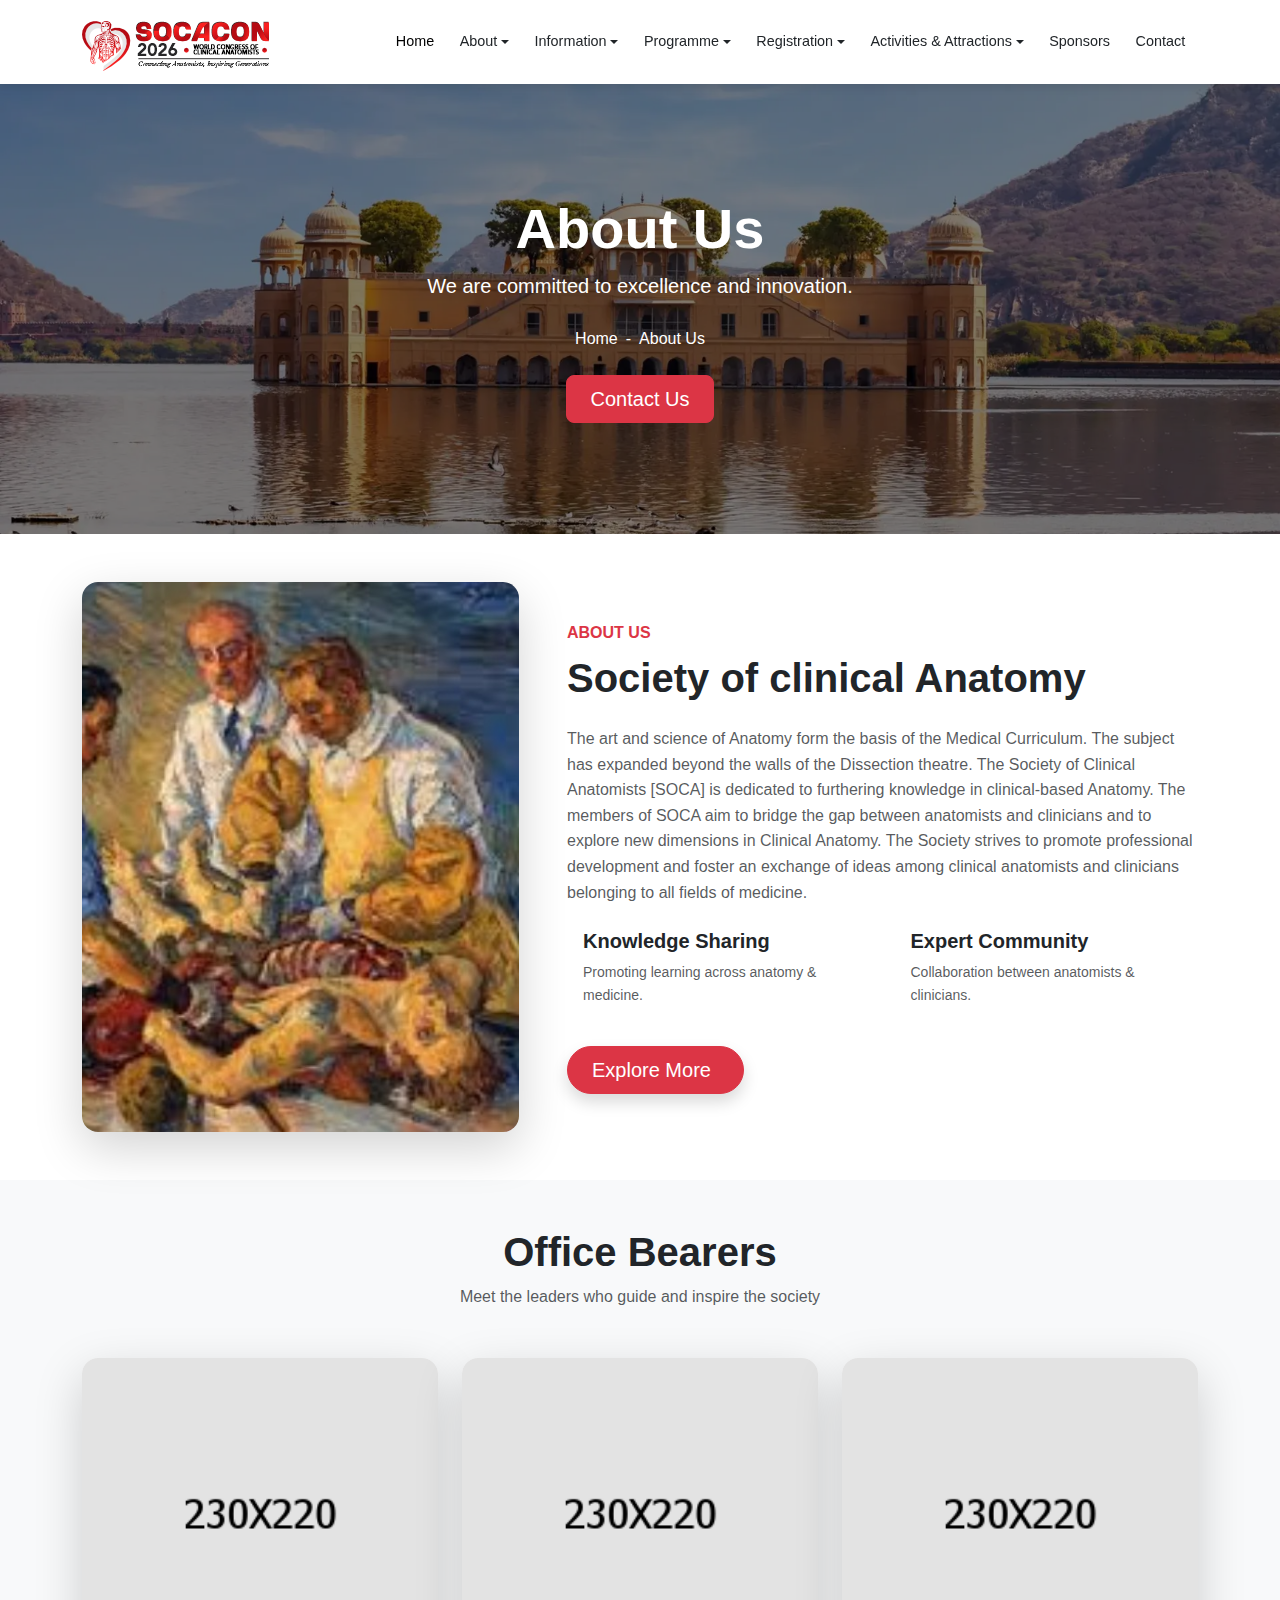
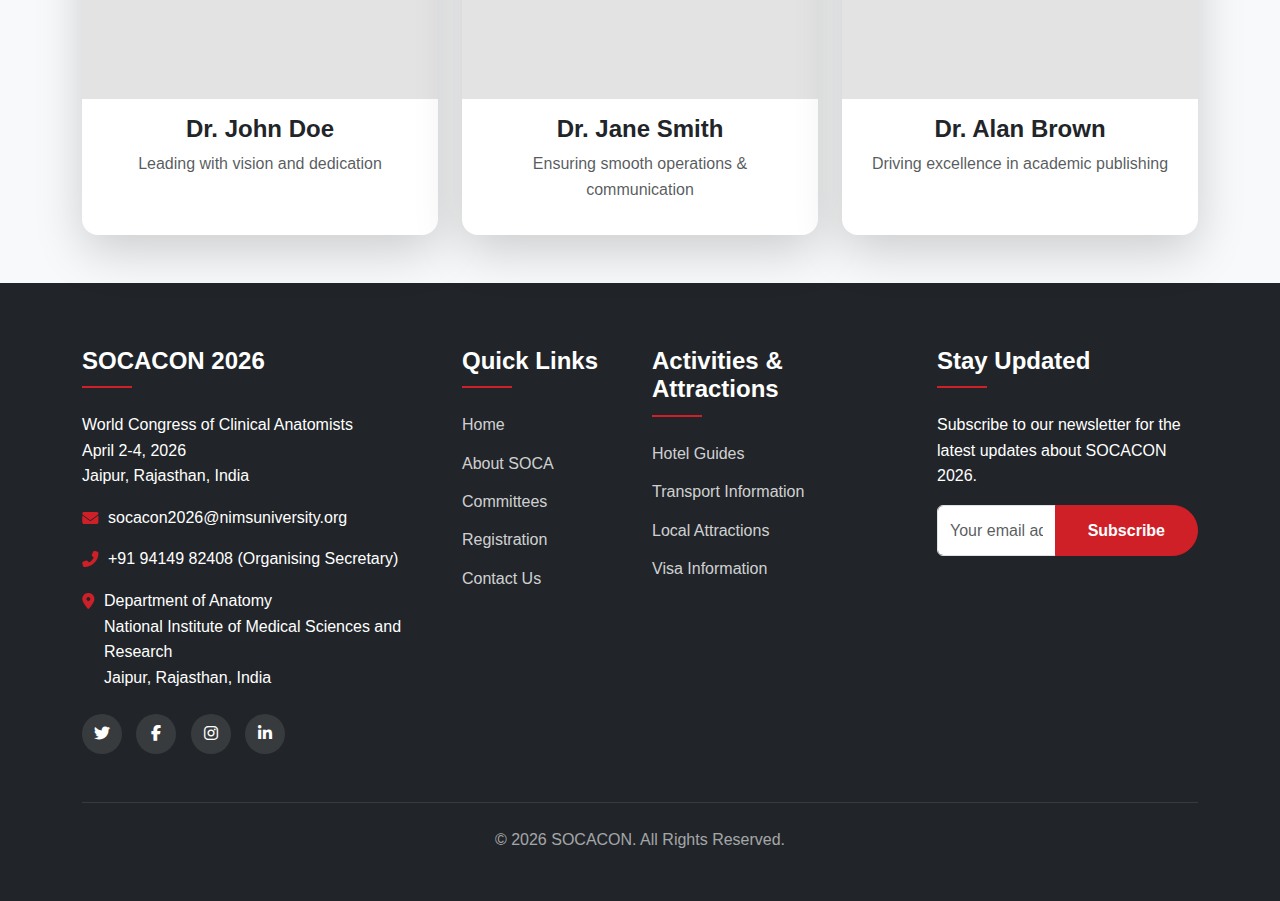
<file: about.html>
<!DOCTYPE html>
<html lang="en">

<head>
    <meta charset="UTF-8" />
    <meta name="viewport" content="width=device-width, initial-scale=1.0" />
    <title>SOCACON 2026 - World Congress of Clinical Anatomists</title>
    <meta name="description" content="World Congress of Clinical Anatomists - SOCACON 2026, April 2-4, Jaipur, India" />

    <!-- fonts -->
    <link rel="preconnect" href="https://fonts.googleapis.com">
    <link rel="preconnect" href="https://fonts.gstatic.com" crossorigin>
    <link href="https://fonts.googleapis.com/css2?family=Manrope:wght@200;300;400;500;600;700;800&display=swap" rel="stylesheet">
    <link href="https://fonts.googleapis.com/css2?family=Syne:wght@400;500;600;700;800&display=swap" rel="stylesheet">

    <!-- Bootstrap CSS -->
    <link rel="stylesheet" href="https://cdn.jsdelivr.net/npm/bootstrap@5.3.0/dist/css/bootstrap.min.css">
    
    <!-- Bootstrap JS (Required for Carousel) -->
    <script src="https://cdn.jsdelivr.net/npm/bootstrap@5.3.0/dist/js/bootstrap.bundle.min.js"></script>
    
    <!-- Font Awesome -->
    <link rel="stylesheet" href="https://cdnjs.cloudflare.com/ajax/libs/font-awesome/6.4.0/css/all.min.css">
    <link rel="stylesheet" href="css/custom.css" />
    
</head>

<body>

<!-- <div class="logo-header sticky-top bg-white shadow-sm">
  <div class="container">
    <div class="row align-items-center text-center text-lg-start">
      
      
      <div class="col-lg-6 col-12 mb-3 mb-lg-0 text-center text-lg-start">
        <a href="index.html">
          <img src="assets/images/socaconlogo.png" alt="SOCACON 2026 Logo" class="logo mt-2">
        </a>
      </div>
      

      <div class="col-lg-6 col-12 text-center text-lg-end partner-logos">
        <img src="images/partner1.png" alt="Partner 1">
        <img src="images/partner2.png" alt="Partner 2">
        <img src="images/partner3.png" alt="Partner 3">
      </div>
      
    </div>
  </div>
</div> -->
    <!-- Header & Navigation -->
   <!-- Navbar -->
<nav class="navbar navbar-expand-lg navbar-light sticky-top">
  <div class="container">
    <a class="navbar-brand" href="index.html">
      <img src="assets/images/socaconlogo.png" alt="SOCACON 2026 Logo" class="logo mt-2">
    </a>
    <button class="navbar-toggler" type="button" data-bs-toggle="collapse" data-bs-target="#navbarNav" 
            aria-controls="navbarNav" aria-expanded="false" aria-label="Toggle navigation">
      <span class="navbar-toggler-icon"></span>
    </button>
    
    <div class="collapse navbar-collapse" id="navbarNav">
      <ul class="navbar-nav ms-auto">
        <li class="nav-item">
          <a class="nav-link active" href="index.html">Home</a>
        </li>
        <li class="nav-item dropdown">
          <a class="nav-link dropdown-toggle d-flex align-items-center" href="#" id="navbarDropdown" role="button">About 
            
          </a>
          <ul class="dropdown-menu" aria-labelledby="navbarDropdown">
            <li><a class="dropdown-item" href="#">SOCACON 2026 Logo</a></li>
            <li><a class="dropdown-item" href="#">NIMS</a></li>
            <li><a class="dropdown-item" href="#">SOCA</a></li>
            <li><a class="dropdown-item" href="#">NJCA</a></li>
          </ul>
        </li>
        <li class="nav-item dropdown">
          <a class="nav-link dropdown-toggle d-flex align-items-center" href="#" id="navbarDropdown" role="button">
            Information 
            
          </a>
          <ul class="dropdown-menu" aria-labelledby="navbarDropdown">
            <li><a class="dropdown-item" href="#">Welcoming Remark</a></li>
            <li><a class="dropdown-item" href="committees.html">Organisers</a></li>
            <li><a class="dropdown-item" href="#">News Updates</a></li>
          </ul>
        </li>
       <li class="nav-item dropdown">
          <a class="nav-link dropdown-toggle d-flex align-items-center" href="#" id="navbarDropdown" role="button">Programme</a>
          <ul class="dropdown-menu" aria-labelledby="navbarDropdown">
            <li><a class="dropdown-item" href="#">Programme</a></li>
            <li><a class="dropdown-item" href="#">Speakers</a></li>
            <li><a class="dropdown-item" href="#">Abstract Submission</a></li>
            <li><a class="dropdown-item" href="#">Symposium Proposal Submission</a></li>
            <li><a class="dropdown-item" href="#">Pre-Conference Workshop</a></li>
          </ul>
        </li>

        <!-- Dropdown with arrow -->
        <li class="nav-item dropdown">
          <a class="nav-link dropdown-toggle d-flex align-items-center" href="#" id="navbarDropdown" role="button">
            Registration 
            
          </a>
          <ul class="dropdown-menu" aria-labelledby="navbarDropdown">
            <li><a class="dropdown-item" href="registration-and-payment.html">Registration & Payment</a></li>
            <li><a class="dropdown-item" href="#">Visa Information</a></li>
          </ul>
        </li>

        <!-- Dropdown with arrow -->
        <li class="nav-item dropdown">
          <a class="nav-link dropdown-toggle d-flex align-items-center" href="#" id="navbarDropdown2" role="button">
            Activities & Attractions
            
          </a>
          <ul class="dropdown-menu" aria-labelledby="navbarDropdown2">
            <li><a class="dropdown-item" href="hotel-guides.html">Hotel Guides</a></li>
            <li><a class="dropdown-item" href="transport-information.html">Transport Information</a></li>
            <li><a class="dropdown-item" href="local-attractions.html">Local attractions</a></li>
          </ul>
        </li>
        <li class="nav-item">
          <a class="nav-link" href="#">Sponsors</a>
        </li>
        <li class="nav-item">
          <a class="nav-link" href="contact.html">Contact</a>
        </li>
      </ul>
    </div>
  </div>
</nav>

       

        <!--Page Header Start-->
        <section class="hero-section d-flex align-items-center text-center" 
         style="background-image: url('assets/images/backgrounds/slide01.webp'); 
                background-size: cover; 
                background-position: center; 
                height: 50vh; 
                position: relative;">

  <!-- Dark overlay -->
  <div class="overlay" style="position: absolute; top:0; left:0; width:100%; height:100%; background: rgba(0,0,0,0.5);"></div>

  <div class="container position-relative">
    <div class="hero-content text-white">
      <h1 class="display-4 fw-bold">About Us</h1>
      <p class="lead mb-4">We are committed to excellence and innovation.</p>
      
      <!-- Breadcrumb -->
      <div class="thm-breadcrumb__box mb-4">
        <ul class="thm-breadcrumb list-unstyled d-flex justify-content-center">
          <li><a href="index.html" class="text-white text-decoration-none">Home</a></li>
          <li class="mx-2 text-white">-</li>
          <li class="text-white">About Us</li>
        </ul>
      </div>

      <!-- Call to Action Button -->
      <a href="contact.html" class="btn btn-danger btn-lg px-4">Contact Us</a>
    </div>
  </div>
</section>

        <!--Page Header End-->

        <!--About Two Start -->
        <section class="about-section py-5">
  <div class="container">
    <div class="row align-items-center g-5">
      
      <!-- Left: Image -->
      <div class="col-lg-5">
        <div class="position-relative">
          <img src="assets/images/resources/about-three-img-2.jpg" 
               class="img-fluid rounded-4 shadow-lg" alt="About SOCACON">
          
          <!-- Decorative Shape -->
          <!-- <div class="position-absolute top-0 start-0 bg-danger rounded-circle" 
               style="width: 80px; height: 80px; transform: translate(-30%, -30%); opacity:0.8;">
          </div>
          <div class="position-absolute bottom-0 end-0 bg-primary rounded-circle" 
               style="width: 100px; height: 100px; transform: translate(30%, 30%); opacity:0.6;">
          </div> -->
        </div>
      </div>

      <!-- Right: Content -->
      <div class="col-lg-7">
        <div class="section-header mb-4">
          <span class="text-uppercase text-danger fw-semibold">About Us</span>
          <h2 class="fw-bold display-6 mt-2">Society of clinical Anatomy</h2>
        </div>
        
        <p class="text-muted mb-4">
          The art and science of Anatomy form the basis of the Medical Curriculum. 
          The subject has expanded beyond the walls of the Dissection theatre. 
          The Society of Clinical Anatomists [SOCA] is dedicated to furthering knowledge 
          in clinical-based Anatomy. The members of SOCA aim to bridge the gap between 
          anatomists and clinicians and to explore new dimensions in Clinical Anatomy. 
          The Society strives to promote professional development and foster an exchange 
          of ideas among clinical anatomists and clinicians belonging to all fields of medicine.
        </p>

        <!-- Highlights -->
        <div class="row mb-4">
          <div class="col-md-6 d-flex mb-3">
            <div class="me-3 text-danger fs-3">
              <i class="bi bi-mortarboard-fill"></i>
            </div>
            <div>
              <h5 class="fw-semibold">Knowledge Sharing</h5>
              <p class="small text-muted mb-0">Promoting learning across anatomy & medicine.</p>
            </div>
          </div>
          <div class="col-md-6 d-flex mb-3">
            <div class="me-3 text-primary fs-3">
              <i class="bi bi-people-fill"></i>
            </div>
            <div>
              <h5 class="fw-semibold">Expert Community</h5>
              <p class="small text-muted mb-0">Collaboration between anatomists & clinicians.</p>
            </div>
          </div>
        </div>

        <!-- Button -->
        <a href="contact.html" class="btn btn-danger btn-lg px-4 rounded-pill shadow">
          Explore More <i class="bi bi-arrow-right ms-2"></i>
        </a>
      </div>

    </div>
  </div>
</section>

        <!--About Two Start -->



        <!--Process One Start -->
  <section class="bg-light py-5">
  <div class="container">
    <!-- Section Title -->
    <div class="text-center mb-5">
      <!-- <span class="d-inline-block text-uppercase fw-bold text-danger mb-2">SOCA 2026</span> -->
      <h2 class="fw-bold display-6">Office Bearers</h2>
      <p class="text-muted">Meet the leaders who guide and inspire the society</p>
    </div>

    <!-- Cards Row -->
    <div class="row g-4">
      <!-- President -->
      <div class="col-md-4">
        <div class="card border-0 shadow-lg h-100 text-center rounded-4 overflow-hidden">
          <div class="position-relative">
            <img src="assets/images/resources/process-1-1.jpg" class="card-img-top" alt="President">
            <!-- <span class="badge bg-danger position-absolute top-0 start-0 m-3 px-3 py-2 rounded-pill shadow">President</span> -->
          </div>
          <div class="card-body">
            <h4 class="fw-bold">Dr. John Doe</h4>
            <p class="text-muted mb-3">Leading with vision and dedication</p>
            <div class="d-flex justify-content-center gap-3">
              <a href="#" class="text-dark"><i class="bi bi-linkedin fs-5"></i></a>
              <a href="#" class="text-dark"><i class="bi bi-twitter fs-5"></i></a>
              <a href="#" class="text-dark"><i class="bi bi-envelope fs-5"></i></a>
            </div>
          </div>
        </div>
      </div>

      <!-- General Secretary -->
      <div class="col-md-4">
        <div class="card border-0 shadow-lg h-100 text-center rounded-4 overflow-hidden">
          <div class="position-relative">
            <img src="assets/images/resources/process-1-2.jpg" class="card-img-top" alt="General Secretary">
            <!-- <span class="badge bg-primary position-absolute top-0 start-0 m-3 px-3 py-2 rounded-pill shadow">General Secretary</span> -->
          </div>
          <div class="card-body">
            <h4 class="fw-bold">Dr. Jane Smith</h4>
            <p class="text-muted mb-3">Ensuring smooth operations & communication</p>
            <div class="d-flex justify-content-center gap-3">
              <a href="#" class="text-dark"><i class="bi bi-facebook fs-5"></i></a>
              <a href="#" class="text-dark"><i class="bi bi-linkedin fs-5"></i></a>
              <a href="#" class="text-dark"><i class="bi bi-envelope fs-5"></i></a>
            </div>
          </div>
        </div>
      </div>

      <!-- Editor-in-chief -->
      <div class="col-md-4">
        <div class="card border-0 shadow-lg h-100 text-center rounded-4 overflow-hidden">
          <div class="position-relative">
            <img src="assets/images/resources/process-1-3.jpg" class="card-img-top" alt="Editor in Chief">
            <!-- <span class="badge bg-success position-absolute top-0 start-0 m-3 px-3 py-2 rounded-pill shadow">Editor-in-chief (NJCA)</span> -->
          </div>
          <div class="card-body">
            <h4 class="fw-bold">Dr. Alan Brown</h4>
            <p class="text-muted mb-3">Driving excellence in academic publishing</p>
            <div class="d-flex justify-content-center gap-3">
              <a href="#" class="text-dark"><i class="bi bi-instagram fs-5"></i></a>
              <a href="#" class="text-dark"><i class="bi bi-linkedin fs-5"></i></a>
              <a href="#" class="text-dark"><i class="bi bi-envelope fs-5"></i></a>
            </div>
          </div>
        </div>
      </div>
    </div>
  </div>
</section>
        <!--Process One Start -->

    
        <!--Video Two Start -->

        <!--Team Two Start -->
        <!-- <section class="team-two about-page-team">
            <div class="container">
                <div class="section-title text-center">
                    <div class="section-title__tagline-box">
                        <span class="section-title__tagline">Our Expert Teem</span>
                    </div>
                    <h2 class="section-title__title">Meet The Team Behind <br>
                        Our Success</h2>
                </div>
                <div class="row">
                   
                    <div class="col-xl-4 col-lg-4 wow fadeInLeft" data-wow-delay="100ms">
                        <div class="team-two__single">
                            <div class="team-two__img-box">
                                <div class="team-two__content-box">
                                    <div class="team-two__content-box-inner">
                                        <div class="team-two__shape-1">
                                            <img src="assets/images/shapes/team-two-shape-1.png" alt="">
                                        </div>
                                        <div class="team-two__social">
                                            <a href="#"><i class="fab fa-twitter"></i></a>
                                            <a href="#"><i class="fab fa-facebook"></i></a>
                                            <a href="#"><i class="fab fa-instagram"></i></a>
                                            <a href="#"><i class="fab fa-pinterest-p"></i></a>
                                        </div>
                                        <div class="team-two__title-box">
                                            <h4 class="team-two__name"><a href="team-details.html">Kevin Smith</a></h4>
                                            <p class="team-two__sub-title">Designer</p>
                                        </div>
                                    </div>
                                </div>
                                <div class="team-two__img">
                                    <img src="assets/images/team/team-2-1.jpg" alt="">
                                </div>
                            </div>
                        </div>
                    </div>
                    
                    <div class="col-xl-4 col-lg-4 wow fadeInUp" data-wow-delay="200ms">
                        <div class="team-two__single">
                            <div class="team-two__img-box">
                                <div class="team-two__content-box">
                                    <div class="team-two__content-box-inner">
                                        <div class="team-two__shape-1">
                                            <img src="assets/images/shapes/team-two-shape-1.png" alt="">
                                        </div>
                                        <div class="team-two__social">
                                            <a href="#"><i class="fab fa-twitter"></i></a>
                                            <a href="#"><i class="fab fa-facebook"></i></a>
                                            <a href="#"><i class="fab fa-instagram"></i></a>
                                            <a href="#"><i class="fab fa-pinterest-p"></i></a>
                                        </div>
                                        <div class="team-two__title-box">
                                            <h4 class="team-two__name"><a href="team-details.html">Christine Eve</a>
                                            </h4>
                                            <p class="team-two__sub-title">Web Developer</p>
                                        </div>
                                    </div>
                                </div>
                                <div class="team-two__img">
                                    <img src="assets/images/team/team-2-2.jpg" alt="">
                                </div>
                            </div>
                        </div>
                    </div>
                    
                    <div class="col-xl-4 col-lg-4 wow fadeInRight" data-wow-delay="300ms">
                        <div class="team-two__single">
                            <div class="team-two__img-box">
                                <div class="team-two__content-box">
                                    <div class="team-two__content-box-inner">
                                        <div class="team-two__shape-1">
                                            <img src="assets/images/shapes/team-two-shape-1.png" alt="">
                                        </div>
                                        <div class="team-two__social">
                                            <a href="#"><i class="fab fa-twitter"></i></a>
                                            <a href="#"><i class="fab fa-facebook"></i></a>
                                            <a href="#"><i class="fab fa-instagram"></i></a>
                                            <a href="#"><i class="fab fa-pinterest-p"></i></a>
                                        </div>
                                        <div class="team-two__title-box">
                                            <h4 class="team-two__name"><a href="team-details.html">Mike Hardson</a></h4>
                                            <p class="team-two__sub-title">Designer</p>
                                        </div>
                                    </div>
                                </div>
                                <div class="team-two__img">
                                    <img src="assets/images/team/team-2-3.jpg" alt="">
                                </div>
                            </div>
                        </div>
                    </div>
                    
                </div>
            </div>
        </section> -->
        <!--Team Two Start -->

         <!-- Footer -->
    <footer class="footer">
        <div class="container">
            <div class="row">
                <div class="col-lg-4 mb-4 mb-lg-0">
                    <h4 class="footer-title">SOCACON 2026</h4>
                    <p>World Congress of Clinical Anatomists<br>April 2-4, 2026<br>Jaipur, Rajasthan, India</p>
                    
                    <ul class="footer-contact">
                        <li>
                            <i class="fas fa-envelope"></i>
                            <span>socacon2026@nimsuniversity.org</span>
                        </li>
                        <li>
                            <i class="fas fa-phone-alt"></i>
                            <span>+91 94149 82408 (Organising Secretary)</span>
                        </li>
                        <li>
                            <i class="fas fa-map-marker-alt"></i>
                            <span>Department of Anatomy<br>National Institute of Medical Sciences and Research<br>Jaipur, Rajasthan, India</span>
                        </li>
                    </ul>
                    
                    <div class="social-links">
                        <a href="https://x.com/SOCACON2026"><i class="fab fa-twitter"></i></a>
                        <a href="https://www.facebook.com/profile.php?id=61579111797027"><i class="fab fa-facebook-f"></i></a>
                        <a href="https://www.instagram.com/socacon_2026/"><i class="fab fa-instagram"></i></a>
                        <a href="https://www.linkedin.com/company/108124476/admin/dashboard/"><i class="fab fa-linkedin-in"></i></a>
                    </div>
                </div>
                
                <div class="col-lg-2 col-md-6 mb-4 mb-md-0">
                    <h4 class="footer-title">Quick Links</h4>
                    <ul class="footer-links">
                        <li><a href="index.html">Home</a></li>
                        <li><a href="about.html">About SOCA</a></li>
                        <li><a href="committees.html">Committees</a></li>
                        <li><a href="registration.html">Registration</a></li>
                        <li><a href="contact.html">Contact Us</a></li>
                    </ul>
                </div>
                
                <div class="col-lg-3 col-md-6 mb-4 mb-md-0">
                    <h4 class="footer-title">Activities & Attractions</h4>
                    <ul class="footer-links">
                        <li><a href="hotel-guides.html">Hotel Guides</a></li>
                        <li><a href="transport-information.html">Transport Information</a></li>
                        <li><a href="local-attractions.html">Local Attractions</a></li>
                        <li><a href="#">Visa Information</a></li>
                    </ul>
                </div>
                
                <div class="col-lg-3">
                    <h4 class="footer-title">Stay Updated</h4>
                    <p>Subscribe to our newsletter for the latest updates about SOCACON 2026.</p>
                    
                    <form class="mt-3">
                        <div class="input-group">
                            <input type="email" class="form-control" placeholder="Your email address" aria-label="Your email address">
                            <button class="btn btn-primary" type="button">Subscribe</button>
                        </div>
                    </form>
                </div>
            </div>
            
            <div class="copyright">
                <p>&copy; 2026 SOCACON. All Rights Reserved.</p>
            </div>
        </div>
    </footer>

  
  
    <!-- Custom JS -->
    <script>
        // Simple smooth scroll functionality
        document.querySelectorAll('a[href^="#"]').forEach(anchor => {
            anchor.addEventListener('click', function (e) {
                e.preventDefault();
                
                const targetId = this.getAttribute('href');
                if (targetId === '#') return;
                
                const targetElement = document.querySelector(targetId);
                if (targetElement) {
                    window.scrollTo({
                        top: targetElement.offsetTop - 80,
                        behavior: 'smooth'
                    });
                }
            });
        });
    </script>
</body>
</html>
</file>
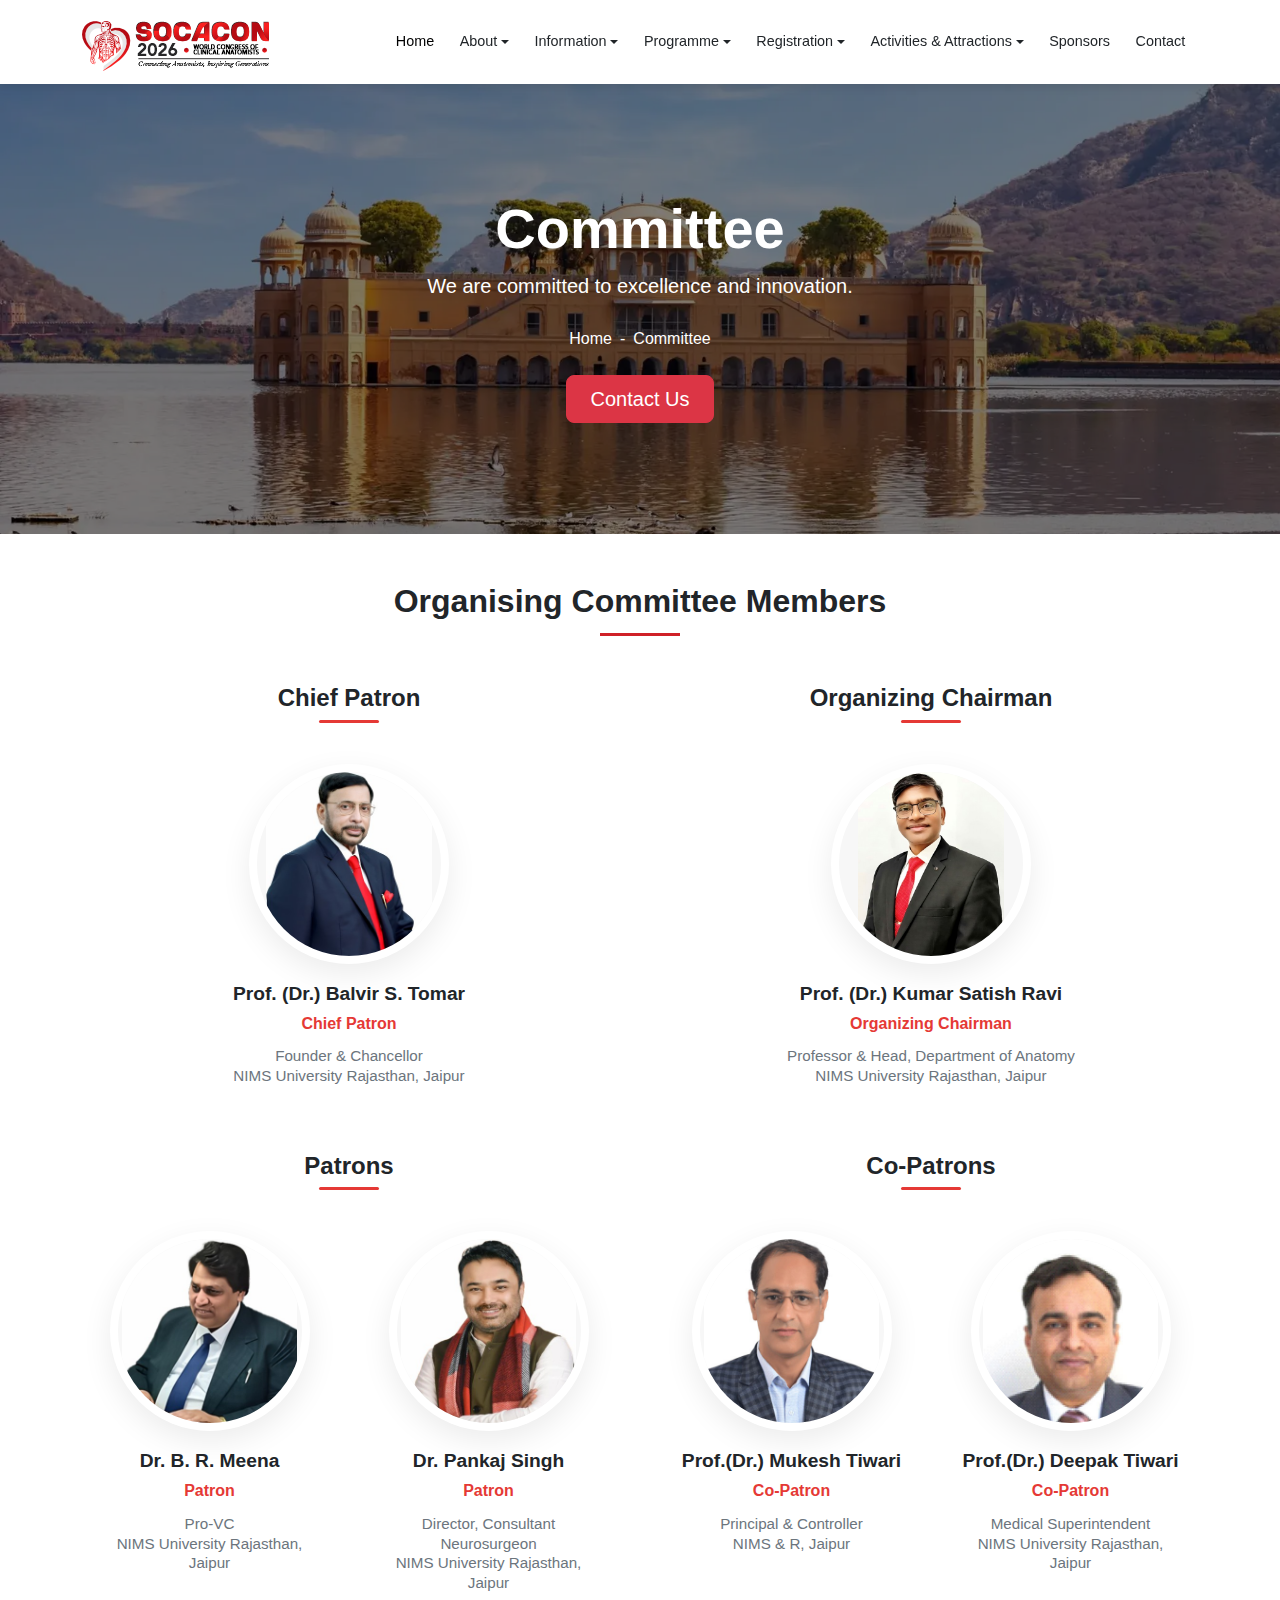
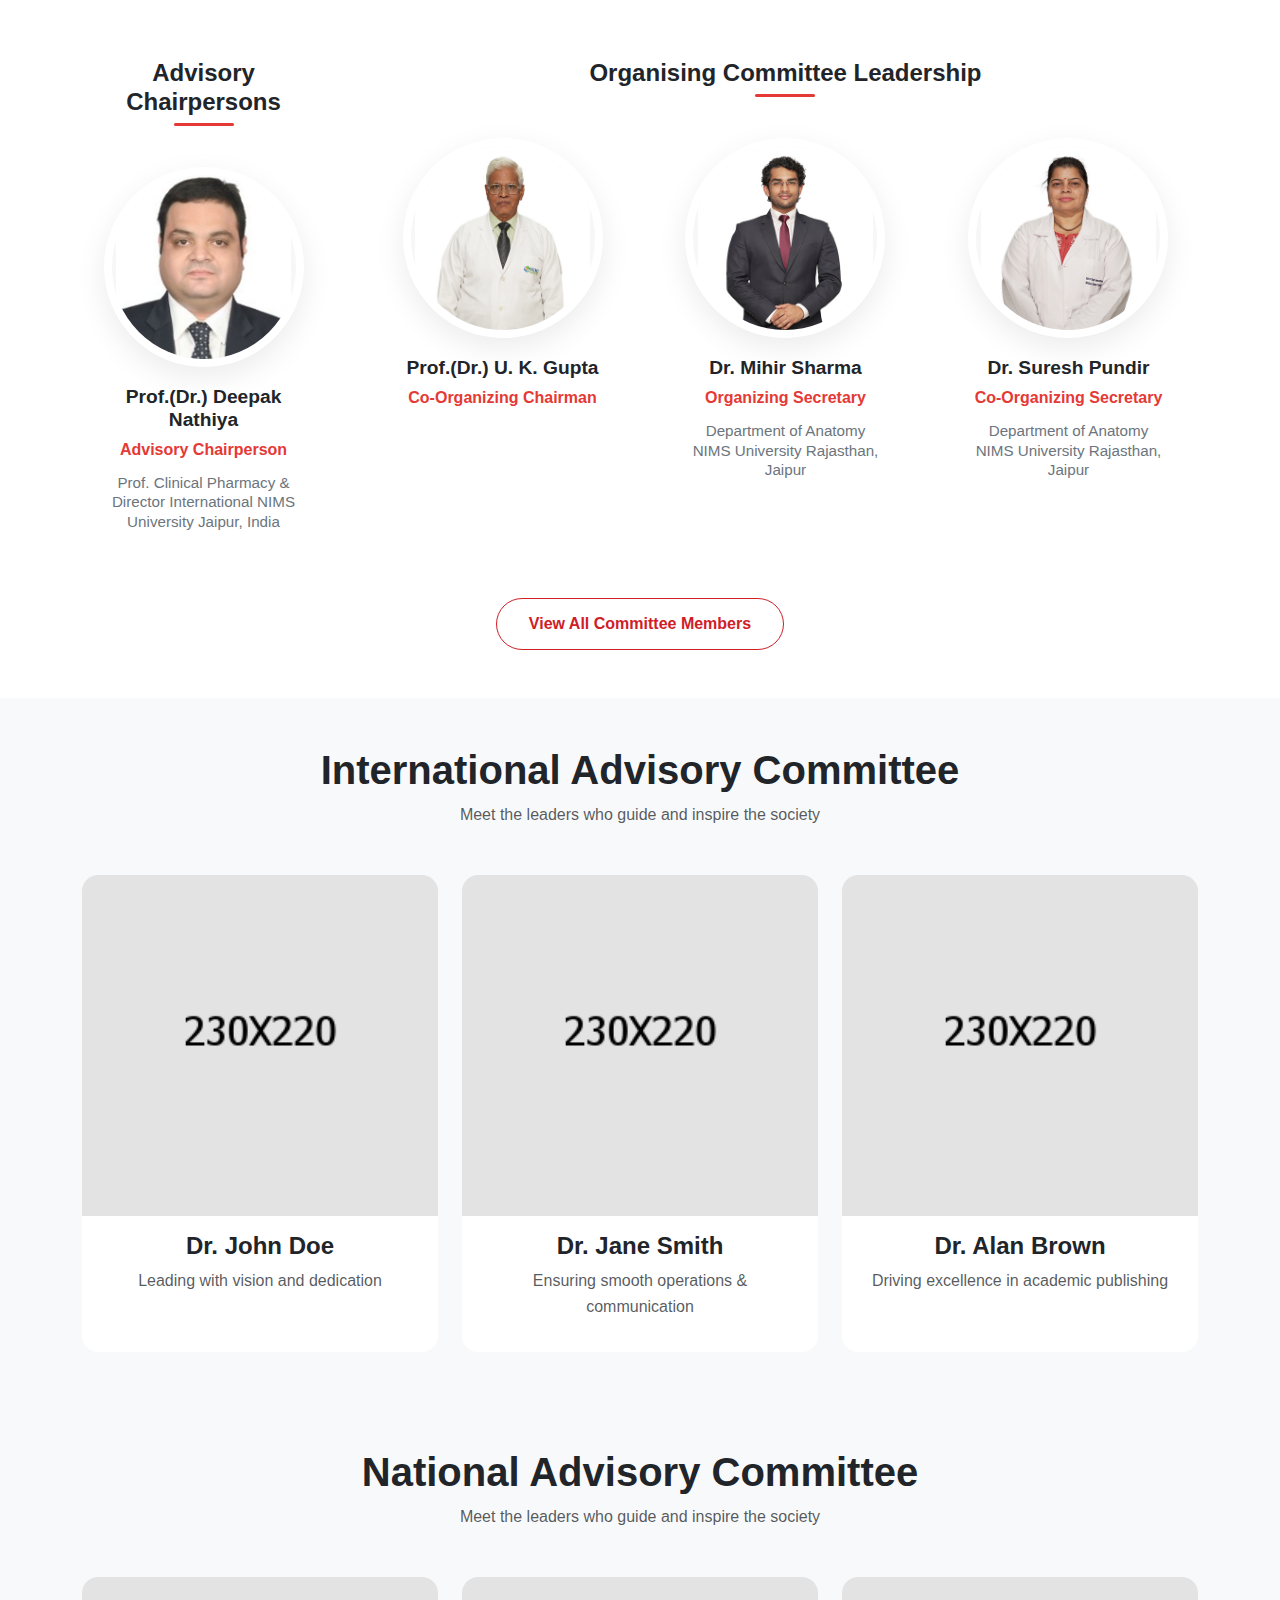
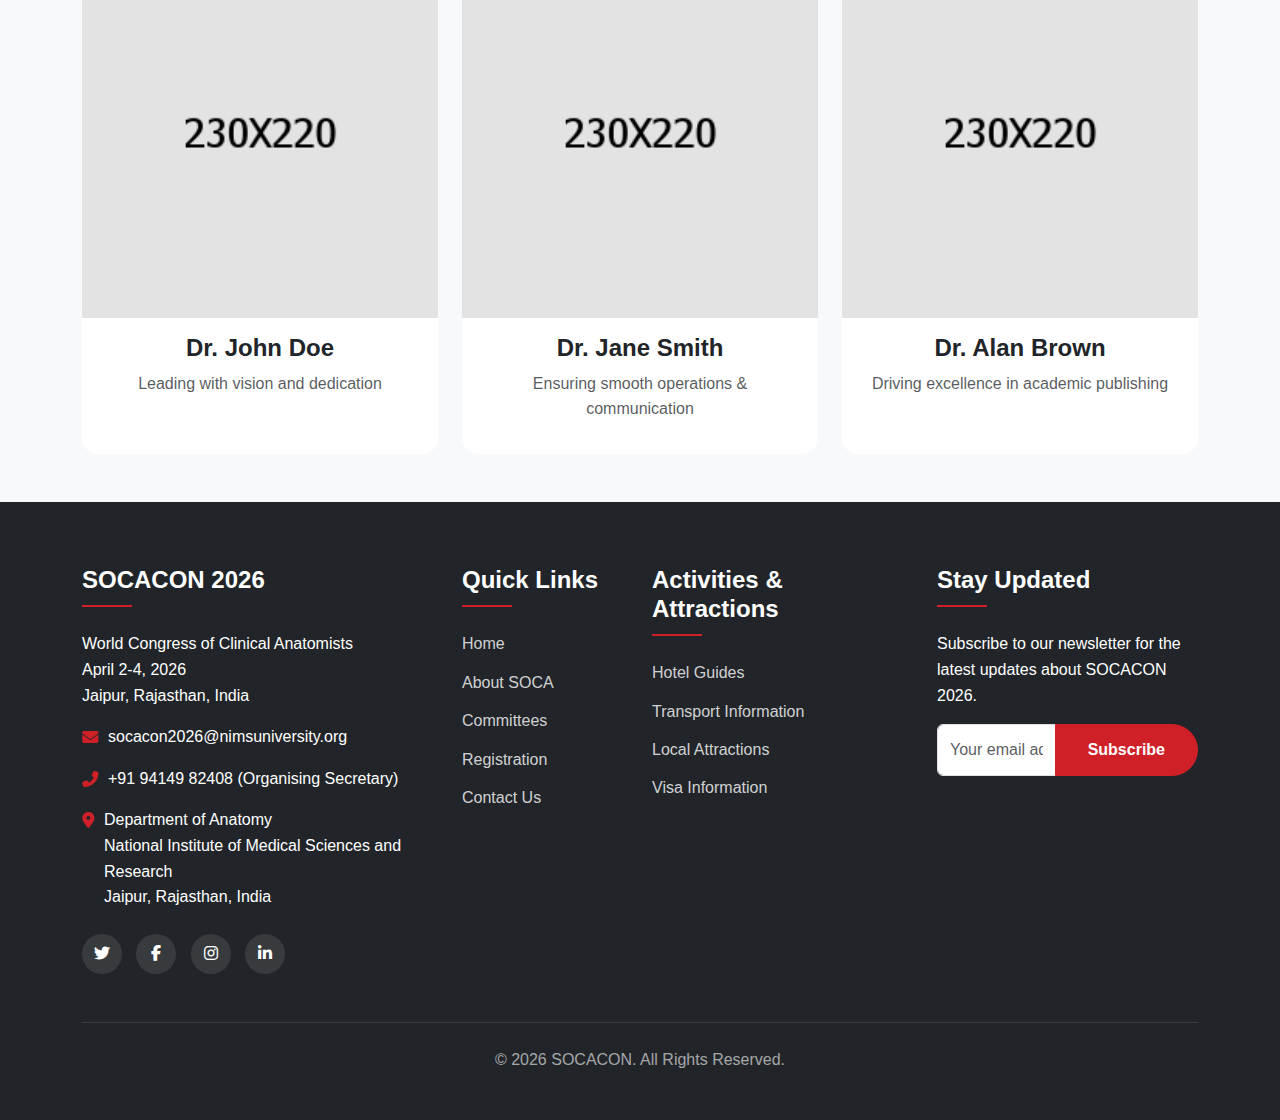
<file: committees.html>
<!DOCTYPE html>
<html lang="en">

<head>
    <meta charset="UTF-8" />
    <meta name="viewport" content="width=device-width, initial-scale=1.0" />
    <title>SOCACON 2026 - World Congress of Clinical Anatomists</title>
    <meta name="description" content="World Congress of Clinical Anatomists - SOCACON 2026, April 2-4, Jaipur, India" />

    <!-- fonts -->
    <link rel="preconnect" href="https://fonts.googleapis.com">
    <link rel="preconnect" href="https://fonts.gstatic.com" crossorigin>
    <link href="https://fonts.googleapis.com/css2?family=Manrope:wght@200;300;400;500;600;700;800&display=swap" rel="stylesheet">
    <link href="https://fonts.googleapis.com/css2?family=Syne:wght@400;500;600;700;800&display=swap" rel="stylesheet">

    <!-- Bootstrap CSS -->
    <link rel="stylesheet" href="https://cdn.jsdelivr.net/npm/bootstrap@5.3.0/dist/css/bootstrap.min.css">
    
    <!-- Bootstrap JS (Required for Carousel) -->
    <script src="https://cdn.jsdelivr.net/npm/bootstrap@5.3.0/dist/js/bootstrap.bundle.min.js"></script>
    
    <!-- Font Awesome -->
    <link rel="stylesheet" href="https://cdnjs.cloudflare.com/ajax/libs/font-awesome/6.4.0/css/all.min.css">
    <link rel="stylesheet" href="css/custom.css" />
    
</head>

<body class="custom-cursor">

    <div class="page-wrapper">
       <nav class="navbar navbar-expand-lg navbar-light sticky-top">
  <div class="container">
    <a class="navbar-brand" href="index.html">
      <img src="assets/images/socaconlogo.png" alt="SOCACON 2026 Logo" class="logo mt-2">
    </a>
    <button class="navbar-toggler" type="button" data-bs-toggle="collapse" data-bs-target="#navbarNav" 
            aria-controls="navbarNav" aria-expanded="false" aria-label="Toggle navigation">
      <span class="navbar-toggler-icon"></span>
    </button>
    
    <div class="collapse navbar-collapse" id="navbarNav">
      <ul class="navbar-nav ms-auto">
        <li class="nav-item">
          <a class="nav-link active" href="index.html">Home</a>
        </li>
        <li class="nav-item dropdown">
          <a class="nav-link dropdown-toggle d-flex align-items-center" href="#" id="navbarDropdown" role="button">About 
            
          </a>
          <ul class="dropdown-menu" aria-labelledby="navbarDropdown">
            <li><a class="dropdown-item" href="#">SOCACON 2026 Logo</a></li>
            <li><a class="dropdown-item" href="#">NIMS</a></li>
            <li><a class="dropdown-item" href="#">SOCA</a></li>
            <li><a class="dropdown-item" href="#">NJCA</a></li>
          </ul>
        </li>
        <li class="nav-item dropdown">
          <a class="nav-link dropdown-toggle d-flex align-items-center" href="#" id="navbarDropdown" role="button">
            Information 
            
          </a>
          <ul class="dropdown-menu" aria-labelledby="navbarDropdown">
            <li><a class="dropdown-item" href="#">Welcoming Remark</a></li>
            <li><a class="dropdown-item" href="committees.html">Organisers</a></li>
            <li><a class="dropdown-item" href="#">News Updates</a></li>
          </ul>
        </li>
       <li class="nav-item dropdown">
          <a class="nav-link dropdown-toggle d-flex align-items-center" href="#" id="navbarDropdown" role="button">Programme</a>
          <ul class="dropdown-menu" aria-labelledby="navbarDropdown">
            <li><a class="dropdown-item" href="#">Programme</a></li>
            <li><a class="dropdown-item" href="#">Speakers</a></li>
            <li><a class="dropdown-item" href="#">Abstract Submission</a></li>
            <li><a class="dropdown-item" href="#">Symposium Proposal Submission</a></li>
            <li><a class="dropdown-item" href="#">Pre-Conference Workshop</a></li>
          </ul>
        </li>

        <!-- Dropdown with arrow -->
        <li class="nav-item dropdown">
          <a class="nav-link dropdown-toggle d-flex align-items-center" href="#" id="navbarDropdown" role="button">
            Registration 
            
          </a>
          <ul class="dropdown-menu" aria-labelledby="navbarDropdown">
            <li><a class="dropdown-item" href="registration-and-payment.html">Registration & Payment</a></li>
            <li><a class="dropdown-item" href="#">Visa Information</a></li>
          </ul>
        </li>

        <!-- Dropdown with arrow -->
        <li class="nav-item dropdown">
          <a class="nav-link dropdown-toggle d-flex align-items-center" href="#" id="navbarDropdown2" role="button">
            Activities & Attractions
            
          </a>
          <ul class="dropdown-menu" aria-labelledby="navbarDropdown2">
            <li><a class="dropdown-item" href="hotel-guides.html">Hotel Guides</a></li>
            <li><a class="dropdown-item" href="transport-information.html">Transport Information</a></li>
            <li><a class="dropdown-item" href="local-attractions.html">Local attractions</a></li>
          </ul>
        </li>
        <li class="nav-item">
          <a class="nav-link" href="#">Sponsors</a>
        </li>
        <li class="nav-item">
          <a class="nav-link" href="contact.html">Contact</a>
        </li>
      </ul>
    </div>
  </div>
</nav>

       <section class="hero-section d-flex align-items-center text-center" 
         style="background-image: url('assets/images/backgrounds/slide01.webp'); 
                background-size: cover; 
                background-position: center; 
                height: 50vh; 
                position: relative;">

  <!-- Dark overlay -->
  <div class="overlay" style="position: absolute; top:0; left:0; width:100%; height:100%; background: rgba(0,0,0,0.5);"></div>

  <div class="container position-relative">
    <div class="hero-content text-white">
      <h1 class="display-4 fw-bold">Committee</h1>
      <p class="lead mb-4">We are committed to excellence and innovation.</p>
      
      
      <div class="thm-breadcrumb__box mb-4">
        <ul class="thm-breadcrumb list-unstyled d-flex justify-content-center">
          <li><a href="index.html" class="text-white text-decoration-none">Home</a></li>
          <li class="mx-2 text-white">-</li>
          <li class="text-white">Committee</li>
        </ul>
      </div>

      
      <a href="contact.html" class="btn btn-danger btn-lg px-4">Contact Us</a>
    </div>
  </div>
</section>

<section class="team-section py-5">
    <div class="container">
    <div class="section-title text-center mb-5">
      <h2 class=" fw-bold mb-2">Organising Committee Members</h2>
    </div>

    <!-- Chief Patron + Organizing Chairman -->
    <div class="row g-5 align-items-start mb-5 text-center">
      <div class="col-md-6">
        <h3 class="cat-title">Chief Patron</h3>
        <div class="member-card">
          <div class="member-photo mx-auto">
            <img src="assets/images/team/bs-tomar-sir.jpg" alt="Prof. (Dr.) Balvir S. Tomar">
          </div>
          <h3 class="member-name">Prof. (Dr.) Balvir S. Tomar</h3>
          <div class="member-role">Chief Patron</div>
          <div class="member-meta">Founder &amp; Chancellor</div>
          <div class="member-meta">NIMS University Rajasthan, Jaipur</div>
        </div>
      </div>
      <div class="col-md-6">
        <h3 class="cat-title">Organizing Chairman</h3>
        <div class="member-card">
          <div class="member-photo mx-auto">
            <img src="assets/images/team/about-three-img-1.jpg" alt="Prof.(Dr.) Kumar Satish Ravi">
          </div>
          <h3 class="member-name">Prof. (Dr.) Kumar Satish Ravi</h3>
          <div class="member-role">Organizing Chairman</div>
          <div class="member-meta">Professor &amp; Head, Department of Anatomy</div>
          <div class="member-meta">NIMS University Rajasthan, Jaipur</div>
        </div>
      </div>
    </div>

    <!-- Patrons + Co-Patrons -->
    <div class="row g-5 align-items-start mb-5 text-center">
      <div class="col-md-6">
        <h3 class="cat-title">Patrons</h3>
        <div class="row g-4 justify-content-center">
          <div class="col-sm-6">
            <div class="member-card">
              <div class="member-photo mx-auto">
                <img src="assets/images/team/br-meena.jpg" alt="Dr. B. R. Meena">
              </div>
              <h3 class="member-name">Dr. B. R. Meena</h3>
              <div class="member-role">Patron</div>
              <div class="member-meta">Pro-VC</div>
              <div class="member-meta">NIMS University Rajasthan, Jaipur</div>
            </div>
          </div>
          <div class="col-sm-6">
            <div class="member-card">
              <div class="member-photo mx-auto">
                <img src="assets/images/team/DrPankajSingh.jpg" alt="Dr. Pankaj Singh">
              </div>
              <h3 class="member-name">Dr. Pankaj Singh</h3>
              <div class="member-role">Patron</div>
              <div class="member-meta">Director, Consultant Neurosurgeon</div>
              <div class="member-meta">NIMS University Rajasthan, Jaipur</div>
            </div>
          </div>
        </div>
      </div>

      <div class="col-md-6">
        <h3 class="cat-title">Co-Patrons</h3>
        <div class="row g-4 justify-content-center">
          <div class="col-sm-6">
            <div class="member-card">
              <div class="member-photo mx-auto">
                <img src="assets/images/team/Drmukeshtiwari.jpg" alt="Prof.(Dr.) Mukesh Tiwari">
              </div>
              <h3 class="member-name">Prof.(Dr.) Mukesh Tiwari</h3>
              <div class="member-role">Co-Patron</div>
              <div class="member-meta">Principal &amp; Controller</div>
              <div class="member-meta">NIMS &amp; R, Jaipur</div>
            </div>
          </div>
          <div class="col-sm-6">
            <div class="member-card">
              <div class="member-photo mx-auto">
                <img src="assets/images/team/Drtiwariji.jpg" alt="Prof.(Dr.) Deepak Tiwari">
              </div>
              <h3 class="member-name">Prof.(Dr.) Deepak Tiwari</h3>
              <div class="member-role">Co-Patron</div>
              <div class="member-meta">Medical Superintendent</div>
              <div class="member-meta">NIMS University Rajasthan, Jaipur</div>
            </div>
          </div>
        </div>
      </div>
    </div>

    <!-- Advisory + Organising Leadership -->
    <div class="row g-5 align-items-start text-center">
      <div class="col-md-3">
        <h3 class="cat-title">Advisory Chairpersons</h3>
        <div class="member-card">
          <div class="member-photo mx-auto">
            <img src="assets/images/team/Drdeepaknathiya.jpg" alt="Prof.(Dr.) Deepak Nathiya">
          </div>
          <h3 class="member-name">Prof.(Dr.) Deepak Nathiya</h3>
          <div class="member-role">Advisory Chairperson</div>
          <div class="member-meta">Prof. Clinical Pharmacy & Director International NIMS University Jaipur, India</div>
          
        </div>
      </div>
      <div class="col-md-9">
        <h3 class="cat-title">Organising Committee Leadership</h3>
        <div class="row g-4 justify-content-center">
          <div class="col-sm-4">
            <div class="member-card">
              <div class="member-photo mx-auto">
                <img src="assets/images/team/dr-uk-gupta.jpg" alt="Prof.(Dr.) U. K. Gupta">
              </div>
              <h3 class="member-name">Prof.(Dr.) U. K. Gupta</h3>
              <div class="member-role">Co-Organizing Chairman</div>
            </div>
          </div>
          <div class="col-sm-4">
            <div class="member-card">
              <div class="member-photo mx-auto">
                <img src="assets/images/team/dr-mihir-sharma.jpg" alt="Dr. Mihir Sharma">
              </div>
              <h3 class="member-name">Dr. Mihir Sharma</h3>
              <div class="member-role">Organizing Secretary</div>
              <div class="member-meta">Department of Anatomy</div>
              <div class="member-meta">NIMS University Rajasthan, Jaipur</div>
            </div>
          </div>
          <div class="col-sm-4">
            <div class="member-card">
              <div class="member-photo mx-auto">
                <img src="assets/images/team/dr-suresh-pundir.jpg" alt="Dr. Suresh Pundir">
              </div>
              <h3 class="member-name">Dr. Suresh Pundir</h3>
              <div class="member-role">Co-Organizing Secretary</div>
              <div class="member-meta">Department of Anatomy</div>
              <div class="member-meta">NIMS University Rajasthan, Jaipur</div>
            </div>
          </div>
        </div>
      </div>
    </div>
    </div>

    <!-- CTA -->
    <div class="text-center mt-5">
      <a href="committees.html" class="btn btn-outline-primary">View All Committee Members</a>
     </div>
     </div>
</section> 
        <!--Page Header End-->
   <section class="bg-light py-5">
  <div class="container">
    <!-- Section Title -->
    <div class="text-center mb-5">
      <!-- <span class="d-inline-block text-uppercase fw-bold text-danger mb-2">SOCA 2026</span> -->
      <h2 class="fw-bold display-6">International Advisory Committee</h2>
      <p class="text-muted">Meet the leaders who guide and inspire the society</p>
    </div>

    <!-- Cards Row -->
    <div class="row g-4">
      <!-- President -->
      <div class="col-md-4">
        <div class="card border-0 h-100 text-center rounded-4 overflow-hidden">
          <div class="position-relative">
            <img src="assets/images/resources/process-1-1.jpg" class="card-img-top" alt="President">
            <!-- <span class="badge bg-danger position-absolute top-0 start-0 m-3 px-3 py-2 rounded-pill shadow">President</span> -->
          </div>
          <div class="card-body">
            <h4 class="fw-bold">Dr. John Doe</h4>
            <p class="text-muted mb-3">Leading with vision and dedication</p>
            <div class="d-flex justify-content-center gap-3">
              <a href="#" class="text-dark"><i class="bi bi-linkedin fs-5"></i></a>
              <a href="#" class="text-dark"><i class="bi bi-twitter fs-5"></i></a>
              <a href="#" class="text-dark"><i class="bi bi-envelope fs-5"></i></a>
            </div>
          </div>
        </div>
      </div>

      <!-- General Secretary -->
      <div class="col-md-4">
        <div class="card border-0 h-100 text-center rounded-4 overflow-hidden">
          <div class="position-relative">
            <img src="assets/images/resources/process-1-2.jpg" class="card-img-top" alt="General Secretary">
            <!-- <span class="badge bg-primary position-absolute top-0 start-0 m-3 px-3 py-2 rounded-pill shadow">General Secretary</span> -->
          </div>
          <div class="card-body">
            <h4 class="fw-bold">Dr. Jane Smith</h4>
            <p class="text-muted mb-3">Ensuring smooth operations & communication</p>
            <div class="d-flex justify-content-center gap-3">
              <a href="#" class="text-dark"><i class="bi bi-facebook fs-5"></i></a>
              <a href="#" class="text-dark"><i class="bi bi-linkedin fs-5"></i></a>
              <a href="#" class="text-dark"><i class="bi bi-envelope fs-5"></i></a>
            </div>
          </div>
        </div>
      </div>

      <!-- Editor-in-chief -->
      <div class="col-md-4">
        <div class="card border-0 h-100 text-center rounded-4 overflow-hidden">
          <div class="position-relative">
            <img src="assets/images/resources/process-1-3.jpg" class="card-img-top" alt="Editor in Chief">
            <!-- <span class="badge bg-success position-absolute top-0 start-0 m-3 px-3 py-2 rounded-pill shadow">Editor-in-chief (NJCA)</span> -->
          </div>
          <div class="card-body">
            <h4 class="fw-bold">Dr. Alan Brown</h4>
            <p class="text-muted mb-3">Driving excellence in academic publishing</p>
            <div class="d-flex justify-content-center gap-3">
              <a href="#" class="text-dark"><i class="bi bi-instagram fs-5"></i></a>
              <a href="#" class="text-dark"><i class="bi bi-linkedin fs-5"></i></a>
              <a href="#" class="text-dark"><i class="bi bi-envelope fs-5"></i></a>
            </div>
          </div>
        </div>
      </div>
    </div>
  </div>
</section>







<section class="bg-light py-5">
  <div class="container">
    <!-- Section Title -->
    <div class="text-center mb-5">
      <!-- <span class="d-inline-block text-uppercase fw-bold text-danger mb-2">SOCA 2026</span> -->
      <h2 class="fw-bold display-6">National Advisory Committee</h2>
      <p class="text-muted">Meet the leaders who guide and inspire the society</p>
    </div>

    <!-- Cards Row -->
    <div class="row g-4">
      <!-- President -->
      <div class="col-md-4">
        <div class="card border-0 h-100 text-center rounded-4 overflow-hidden">
          <div class="position-relative">
            <img src="assets/images/resources/process-1-1.jpg" class="card-img-top" alt="President">
            <!-- <span class="badge bg-danger position-absolute top-0 start-0 m-3 px-3 py-2 rounded-pill shadow">President</span> -->
          </div>
          <div class="card-body">
            <h4 class="fw-bold">Dr. John Doe</h4>
            <p class="text-muted mb-3">Leading with vision and dedication</p>
            <div class="d-flex justify-content-center gap-3">
              <a href="#" class="text-dark"><i class="bi bi-linkedin fs-5"></i></a>
              <a href="#" class="text-dark"><i class="bi bi-twitter fs-5"></i></a>
              <a href="#" class="text-dark"><i class="bi bi-envelope fs-5"></i></a>
            </div>
          </div>
        </div>
      </div>

      <!-- General Secretary -->
      <div class="col-md-4">
        <div class="card border-0 h-100 text-center rounded-4 overflow-hidden">
          <div class="position-relative">
            <img src="assets/images/resources/process-1-2.jpg" class="card-img-top" alt="General Secretary">
            <!-- <span class="badge bg-primary position-absolute top-0 start-0 m-3 px-3 py-2 rounded-pill shadow">General Secretary</span> -->
          </div>
          <div class="card-body">
            <h4 class="fw-bold">Dr. Jane Smith</h4>
            <p class="text-muted mb-3">Ensuring smooth operations & communication</p>
            <div class="d-flex justify-content-center gap-3">
              <a href="#" class="text-dark"><i class="bi bi-facebook fs-5"></i></a>
              <a href="#" class="text-dark"><i class="bi bi-linkedin fs-5"></i></a>
              <a href="#" class="text-dark"><i class="bi bi-envelope fs-5"></i></a>
            </div>
          </div>
        </div>
      </div>

      <!-- Editor-in-chief -->
      <div class="col-md-4">
        <div class="card border-0 h-100 text-center rounded-4 overflow-hidden">
          <div class="position-relative">
            <img src="assets/images/resources/process-1-3.jpg" class="card-img-top" alt="Editor in Chief">
            <!-- <span class="badge bg-success position-absolute top-0 start-0 m-3 px-3 py-2 rounded-pill shadow">Editor-in-chief (NJCA)</span> -->
          </div>
          <div class="card-body">
            <h4 class="fw-bold">Dr. Alan Brown</h4>
            <p class="text-muted mb-3">Driving excellence in academic publishing</p>
            <div class="d-flex justify-content-center gap-3">
              <a href="#" class="text-dark"><i class="bi bi-instagram fs-5"></i></a>
              <a href="#" class="text-dark"><i class="bi bi-linkedin fs-5"></i></a>
              <a href="#" class="text-dark"><i class="bi bi-envelope fs-5"></i></a>
            </div>
          </div>
        </div>
      </div>
    </div>
  </div>
</section>
       

        <!--Team Two Start -->
        <!-- <section class="team-two about-page-team">
            <div class="container">
                <div class="section-title text-center">
                    <div class="section-title__tagline-box">
                        <span class="section-title__tagline">Our Expert Teem</span>
                    </div>
                    <h2 class="section-title__title">Meet The Team Behind <br>
                        Our Success</h2>
                </div>
                <div class="row">
                   
                    <div class="col-xl-4 col-lg-4 wow fadeInLeft" data-wow-delay="100ms">
                        <div class="team-two__single">
                            <div class="team-two__img-box">
                                <div class="team-two__content-box">
                                    <div class="team-two__content-box-inner">
                                        <div class="team-two__shape-1">
                                            <img src="assets/images/shapes/team-two-shape-1.png" alt="">
                                        </div>
                                        <div class="team-two__social">
                                            <a href="#"><i class="fab fa-twitter"></i></a>
                                            <a href="#"><i class="fab fa-facebook"></i></a>
                                            <a href="#"><i class="fab fa-instagram"></i></a>
                                            <a href="#"><i class="fab fa-pinterest-p"></i></a>
                                        </div>
                                        <div class="team-two__title-box">
                                            <h4 class="team-two__name"><a href="team-details.html">Kevin Smith</a></h4>
                                            <p class="team-two__sub-title">Designer</p>
                                        </div>
                                    </div>
                                </div>
                                <div class="team-two__img">
                                    <img src="assets/images/team/team-2-1.jpg" alt="">
                                </div>
                            </div>
                        </div>
                    </div>
                    
                    <div class="col-xl-4 col-lg-4 wow fadeInUp" data-wow-delay="200ms">
                        <div class="team-two__single">
                            <div class="team-two__img-box">
                                <div class="team-two__content-box">
                                    <div class="team-two__content-box-inner">
                                        <div class="team-two__shape-1">
                                            <img src="assets/images/shapes/team-two-shape-1.png" alt="">
                                        </div>
                                        <div class="team-two__social">
                                            <a href="#"><i class="fab fa-twitter"></i></a>
                                            <a href="#"><i class="fab fa-facebook"></i></a>
                                            <a href="#"><i class="fab fa-instagram"></i></a>
                                            <a href="#"><i class="fab fa-pinterest-p"></i></a>
                                        </div>
                                        <div class="team-two__title-box">
                                            <h4 class="team-two__name"><a href="team-details.html">Christine Eve</a>
                                            </h4>
                                            <p class="team-two__sub-title">Web Developer</p>
                                        </div>
                                    </div>
                                </div>
                                <div class="team-two__img">
                                    <img src="assets/images/team/team-2-2.jpg" alt="">
                                </div>
                            </div>
                        </div>
                    </div>
                    
                    <div class="col-xl-4 col-lg-4 wow fadeInRight" data-wow-delay="300ms">
                        <div class="team-two__single">
                            <div class="team-two__img-box">
                                <div class="team-two__content-box">
                                    <div class="team-two__content-box-inner">
                                        <div class="team-two__shape-1">
                                            <img src="assets/images/shapes/team-two-shape-1.png" alt="">
                                        </div>
                                        <div class="team-two__social">
                                            <a href="#"><i class="fab fa-twitter"></i></a>
                                            <a href="#"><i class="fab fa-facebook"></i></a>
                                            <a href="#"><i class="fab fa-instagram"></i></a>
                                            <a href="#"><i class="fab fa-pinterest-p"></i></a>
                                        </div>
                                        <div class="team-two__title-box">
                                            <h4 class="team-two__name"><a href="team-details.html">Mike Hardson</a></h4>
                                            <p class="team-two__sub-title">Designer</p>
                                        </div>
                                    </div>
                                </div>
                                <div class="team-two__img">
                                    <img src="assets/images/team/team-2-3.jpg" alt="">
                                </div>
                            </div>
                        </div>
                    </div>
                    
                </div>
            </div>
        </section> -->
        <!--Team Two Start -->

           <!-- Footer -->
    <footer class="footer">
        <div class="container">
            <div class="row">
                <div class="col-lg-4 mb-4 mb-lg-0">
                    <h4 class="footer-title">SOCACON 2026</h4>
                    <p>World Congress of Clinical Anatomists<br>April 2-4, 2026<br>Jaipur, Rajasthan, India</p>
                    
                    <ul class="footer-contact">
                        <li>
                            <i class="fas fa-envelope"></i>
                            <span>socacon2026@nimsuniversity.org</span>
                        </li>
                        <li>
                            <i class="fas fa-phone-alt"></i>
                            <span>+91 94149 82408 (Organising Secretary)</span>
                        </li>
                        <li>
                            <i class="fas fa-map-marker-alt"></i>
                            <span>Department of Anatomy<br>National Institute of Medical Sciences and Research<br>Jaipur, Rajasthan, India</span>
                        </li>
                    </ul>
                    
                    <div class="social-links">
                        <a href="https://x.com/SOCACON2026"><i class="fab fa-twitter"></i></a>
                        <a href="https://www.facebook.com/profile.php?id=61579111797027"><i class="fab fa-facebook-f"></i></a>
                        <a href="https://www.instagram.com/socacon_2026/"><i class="fab fa-instagram"></i></a>
                        <a href="https://www.linkedin.com/company/108124476/admin/dashboard/"><i class="fab fa-linkedin-in"></i></a>
                    </div>
                </div>
                
                <div class="col-lg-2 col-md-6 mb-4 mb-md-0">
                    <h4 class="footer-title">Quick Links</h4>
                    <ul class="footer-links">
                        <li><a href="index.html">Home</a></li>
                        <li><a href="about.html">About SOCA</a></li>
                        <li><a href="committees.html">Committees</a></li>
                        <li><a href="registration.html">Registration</a></li>
                        <li><a href="contact.html">Contact Us</a></li>
                    </ul>
                </div>
                
                <div class="col-lg-3 col-md-6 mb-4 mb-md-0">
                    <h4 class="footer-title">Activities & Attractions</h4>
                    <ul class="footer-links">
                        <li><a href="hotel-guides.html">Hotel Guides</a></li>
                        <li><a href="transport-information.html">Transport Information</a></li>
                        <li><a href="local-attractions.html">Local Attractions</a></li>
                        <li><a href="#">Visa Information</a></li>
                    </ul>
                </div>
                
                <div class="col-lg-3">
                    <h4 class="footer-title">Stay Updated</h4>
                    <p>Subscribe to our newsletter for the latest updates about SOCACON 2026.</p>
                    
                    <form class="mt-3">
                        <div class="input-group">
                            <input type="email" class="form-control" placeholder="Your email address" aria-label="Your email address">
                            <button class="btn btn-primary" type="button">Subscribe</button>
                        </div>
                    </form>
                </div>
            </div>
            
            <div class="copyright">
                <p>&copy; 2026 SOCACON. All Rights Reserved.</p>
            </div>
        </div>
    </footer>

  
  
    <!-- Custom JS -->
    <script>
        // Simple smooth scroll functionality
        document.querySelectorAll('a[href^="#"]').forEach(anchor => {
            anchor.addEventListener('click', function (e) {
                e.preventDefault();
                
                const targetId = this.getAttribute('href');
                if (targetId === '#') return;
                
                const targetElement = document.querySelector(targetId);
                if (targetElement) {
                    window.scrollTo({
                        top: targetElement.offsetTop - 80,
                        behavior: 'smooth'
                    });
                }
            });
        });
    </script>
</body>
</html>
</file>
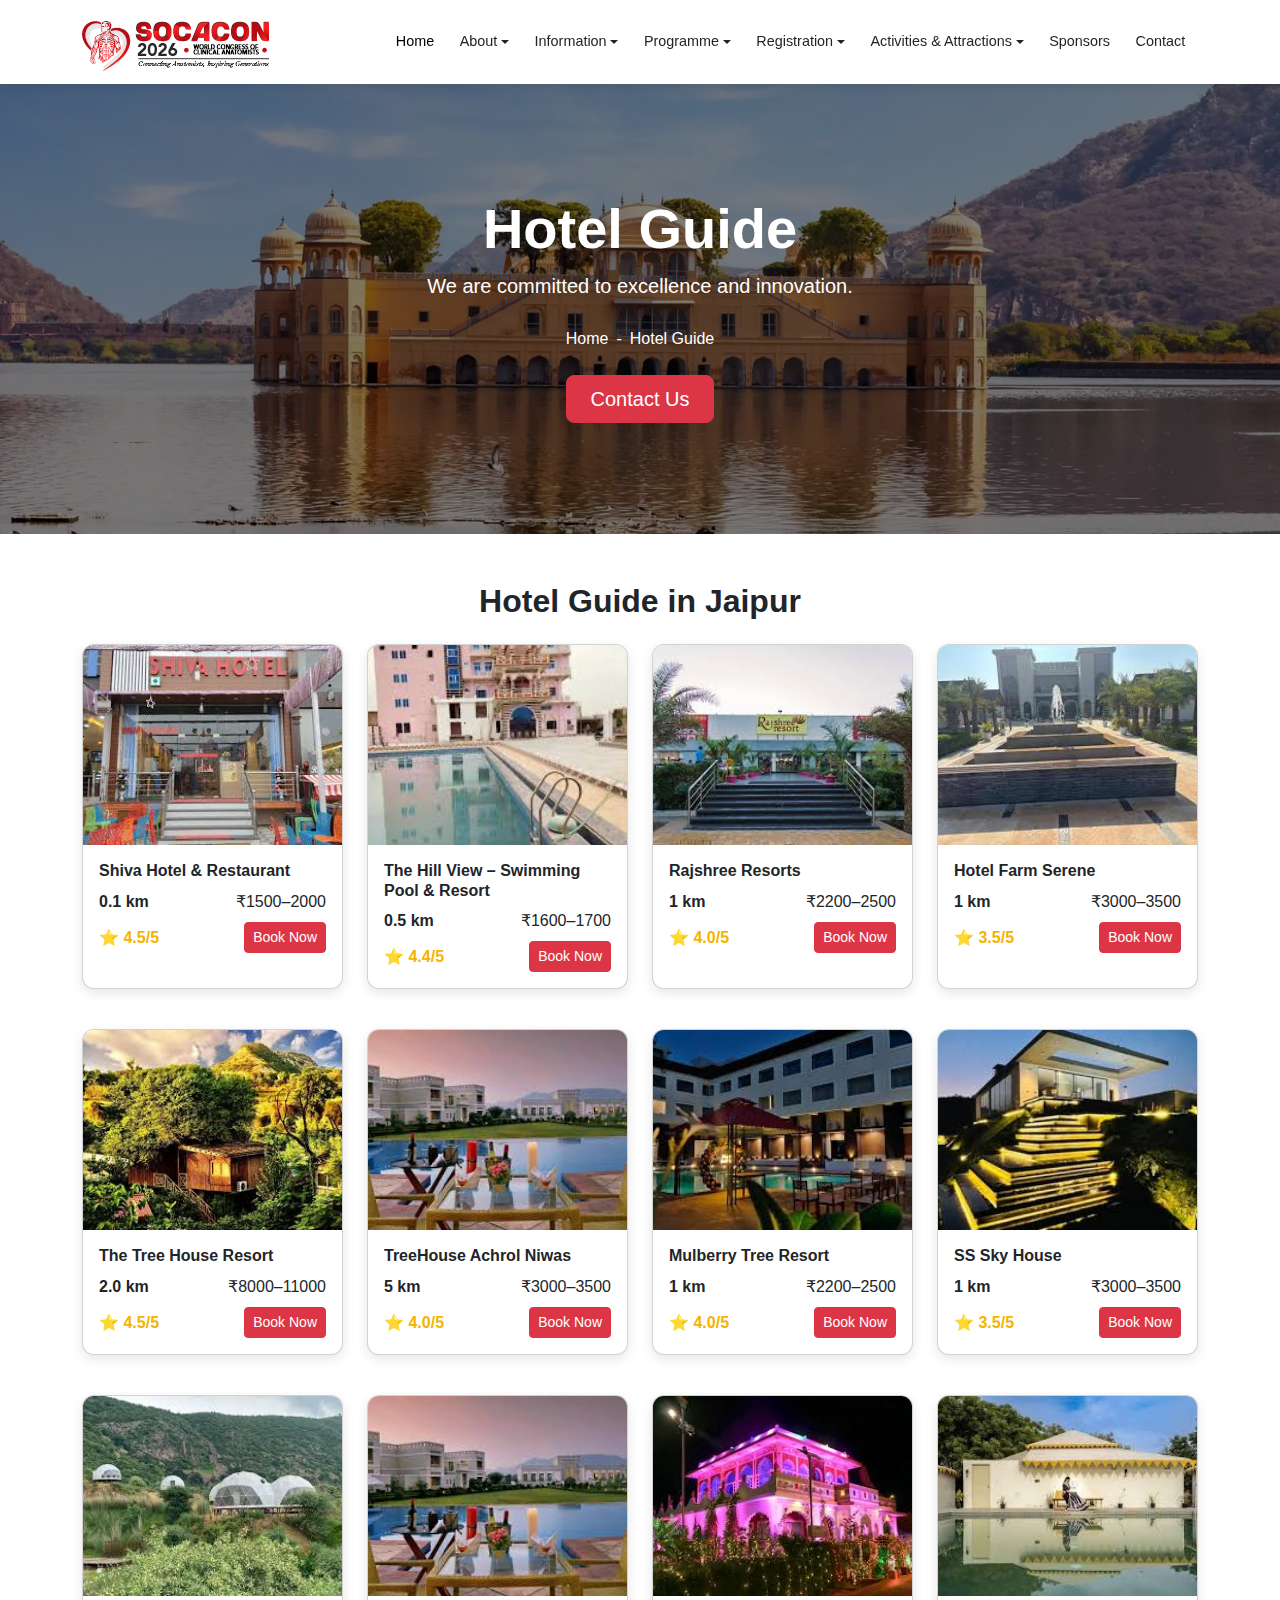
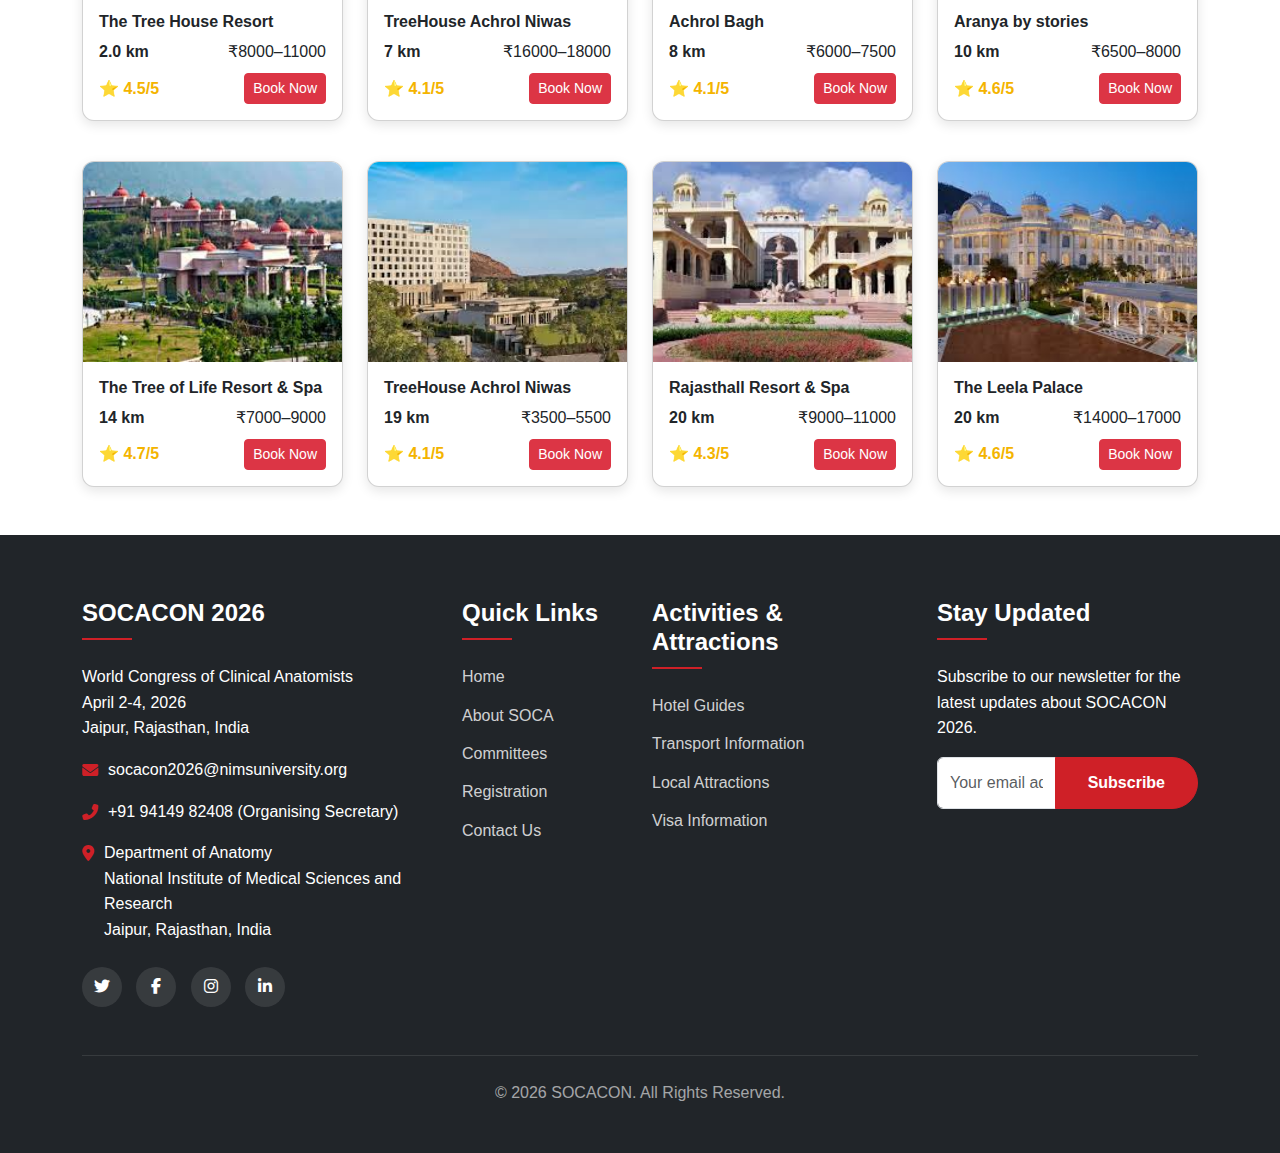
<file: hotel-guides.html>
<!DOCTYPE html>
<html lang="en">

<head>
    <meta charset="UTF-8" />
    <meta name="viewport" content="width=device-width, initial-scale=1.0" />
    <title>SOCACON 2026 - World Congress of Clinical Anatomists</title>
    <meta name="description" content="World Congress of Clinical Anatomists - SOCACON 2026, April 2-4, Jaipur, India" />

    <!-- fonts -->
    <link rel="preconnect" href="https://fonts.googleapis.com">
    <link rel="preconnect" href="https://fonts.gstatic.com" crossorigin>
    <link href="https://fonts.googleapis.com/css2?family=Manrope:wght@200;300;400;500;600;700;800&display=swap" rel="stylesheet">
    <link href="https://fonts.googleapis.com/css2?family=Syne:wght@400;500;600;700;800&display=swap" rel="stylesheet">

    <!-- Bootstrap CSS -->
    <link rel="stylesheet" href="https://cdn.jsdelivr.net/npm/bootstrap@5.3.0/dist/css/bootstrap.min.css">
    
    <!-- Bootstrap JS (Required for Carousel) -->
    <script src="https://cdn.jsdelivr.net/npm/bootstrap@5.3.0/dist/js/bootstrap.bundle.min.js"></script>
    
    <!-- Font Awesome -->
    <link rel="stylesheet" href="https://cdnjs.cloudflare.com/ajax/libs/font-awesome/6.4.0/css/all.min.css">
    <link rel="stylesheet" href="css/custom.css" />
    
</head>

<body class="custom-cursor">

    <div class="page-wrapper">
       <nav class="navbar navbar-expand-lg navbar-light sticky-top">
  <div class="container">
    <a class="navbar-brand" href="index.html">
      <img src="assets/images/socaconlogo.png" alt="SOCACON 2026 Logo" class="logo mt-2">
    </a>
    <button class="navbar-toggler" type="button" data-bs-toggle="collapse" data-bs-target="#navbarNav" 
            aria-controls="navbarNav" aria-expanded="false" aria-label="Toggle navigation">
      <span class="navbar-toggler-icon"></span>
    </button>
    
    <div class="collapse navbar-collapse" id="navbarNav">
      <ul class="navbar-nav ms-auto">
        <li class="nav-item">
          <a class="nav-link active" href="index.html">Home</a>
        </li>
        <li class="nav-item dropdown">
          <a class="nav-link dropdown-toggle d-flex align-items-center" href="#" id="navbarDropdown" role="button">About 
            
          </a>
          <ul class="dropdown-menu" aria-labelledby="navbarDropdown">
            <li><a class="dropdown-item" href="#">SOCACON 2026 Logo</a></li>
            <li><a class="dropdown-item" href="#">NIMS</a></li>
            <li><a class="dropdown-item" href="#">SOCA</a></li>
            <li><a class="dropdown-item" href="#">NJCA</a></li>
          </ul>
        </li>
        <li class="nav-item dropdown">
          <a class="nav-link dropdown-toggle d-flex align-items-center" href="#" id="navbarDropdown" role="button">
            Information 
            
          </a>
          <ul class="dropdown-menu" aria-labelledby="navbarDropdown">
            <li><a class="dropdown-item" href="#">Welcoming Remark</a></li>
            <li><a class="dropdown-item" href="committees.html">Organisers</a></li>
            <li><a class="dropdown-item" href="#">News Updates</a></li>
          </ul>
        </li>
       <li class="nav-item dropdown">
          <a class="nav-link dropdown-toggle d-flex align-items-center" href="#" id="navbarDropdown" role="button">Programme</a>
          <ul class="dropdown-menu" aria-labelledby="navbarDropdown">
            <li><a class="dropdown-item" href="#">Programme</a></li>
            <li><a class="dropdown-item" href="#">Speakers</a></li>
            <li><a class="dropdown-item" href="#">Abstract Submission</a></li>
            <li><a class="dropdown-item" href="#">Symposium Proposal Submission</a></li>
            <li><a class="dropdown-item" href="#">Pre-Conference Workshop</a></li>
          </ul>
        </li>

        <!-- Dropdown with arrow -->
        <li class="nav-item dropdown">
          <a class="nav-link dropdown-toggle d-flex align-items-center" href="#" id="navbarDropdown" role="button">
            Registration 
            
          </a>
          <ul class="dropdown-menu" aria-labelledby="navbarDropdown">
            <li><a class="dropdown-item" href="registration-and-payment.html">Registration & Payment</a></li>
            <li><a class="dropdown-item" href="#">Visa Information</a></li>
          </ul>
        </li>

        <!-- Dropdown with arrow -->
        <li class="nav-item dropdown">
          <a class="nav-link dropdown-toggle d-flex align-items-center" href="#" id="navbarDropdown2" role="button">
            Activities & Attractions
            
          </a>
          <ul class="dropdown-menu" aria-labelledby="navbarDropdown2">
            <li><a class="dropdown-item" href="hotel-guides.html">Hotel Guides</a></li>
            <li><a class="dropdown-item" href="transport-information.html">Transport Information</a></li>
            <li><a class="dropdown-item" href="local-attractions.html">Local attractions</a></li>
          </ul>
        </li>
        <li class="nav-item">
          <a class="nav-link" href="#">Sponsors</a>
        </li>
        <li class="nav-item">
          <a class="nav-link" href="contact.html">Contact</a>
        </li>
      </ul>
    </div>
  </div>
</nav>

        <section class="hero-section d-flex align-items-center text-center" 
         style="background-image: url('assets/images/backgrounds/slide01.webp'); 
                background-size: cover; 
                background-position: center; 
                height: 50vh; 
                position: relative;">

  <!-- Dark overlay -->
  <div class="overlay" style="position: absolute; top:0; left:0; width:100%; height:100%; background: rgba(0,0,0,0.5);"></div>

  <div class="container position-relative">
    <div class="hero-content text-white">
      <h1 class="display-4 fw-bold">Hotel Guide</h1>
      <p class="lead mb-4">We are committed to excellence and innovation.</p>
      
      <!-- Breadcrumb -->
      <div class="thm-breadcrumb__box mb-4">
        <ul class="thm-breadcrumb list-unstyled d-flex justify-content-center">
          <li><a href="index.html" class="text-white text-decoration-none">Home</a></li>
          <li class="mx-2 text-white">-</li>
          <li class="text-white">Hotel Guide</li>
        </ul>
      </div>

      <!-- Call to Action Button -->
      <a href="contact.html" class="btn btn-danger btn-lg px-4">Contact Us</a>
    </div>
  </div>
</section>
        <!--Page Header End-->

        <!--About Two Start -->
        
<div class="container my-5">
  <h2 class="text-center mb-4">Hotel Guide in Jaipur</h2>

  <div class="row g-4">

    <!-- Hotel 1 -->
    <div class="col-md-3 col-sm-6">
      <div class="card hotel-card">
        <img src="[data-uri]" class="card-img-top" alt="Shiva Hotel">
        <div class="card-body">
          <h6 class="card-title">Shiva Hotel & Restaurant</h6>
          
          <!-- Distance + Price Row -->
          <div class="d-flex justify-content-between mb-2">
            <span><strong>0.1 km</strong></span>
            <span>₹1500–2000</span>
          </div>
          
          <!-- Rating + Book Now Row -->
          <div class="d-flex justify-content-between align-items-center">
            <span class="rating">⭐ 4.5/5</span>
            <a href="#" class="btn btn-danger btn-sm">Book Now</a>
          </div>
        </div>
      </div>
    </div>

    <!-- Hotel 2 -->
    <div class="col-md-3 col-sm-6">
      <div class="card hotel-card">
        <img src="[data-uri]" class="card-img-top" alt="Hill View Resort">
        <div class="card-body">
          <h6 class="card-title">The Hill View – Swimming Pool & Resort</h6>
          
          <div class="d-flex justify-content-between mb-2">
            <span><strong>0.5 km</strong></span>
            <span>₹1600–1700</span>
          </div>
          
          <div class="d-flex justify-content-between align-items-center">
            <span class="rating">⭐ 4.4/5</span>
            <a href="#" class="btn btn-danger btn-sm">Book Now</a>
          </div>
        </div>
      </div>
    </div>

    <!-- Hotel 3 -->
    <div class="col-md-3 col-sm-6">
      <div class="card hotel-card">
        <img src="[data-uri]" class="card-img-top" alt="Rajshree Resorts">
        <div class="card-body">
          <h6 class="card-title">Rajshree Resorts</h6>
          
          <div class="d-flex justify-content-between mb-2">
            <span><strong>1 km</strong></span>
            <span>₹2200–2500</span>
          </div>
          
          <div class="d-flex justify-content-between align-items-center">
            <span class="rating">⭐ 4.0/5</span>
            <a href="#" class="btn btn-danger btn-sm">Book Now</a>
          </div>
        </div>
      </div>
    </div>

    <div class="col-md-3 col-sm-6">
      <div class="card hotel-card">
        <img src="[data-uri]" class="card-img-top" alt="Hotel Farm Serene">
        <div class="card-body">
          <h6 class="card-title">Hotel Farm Serene</h6>
          
          <div class="d-flex justify-content-between mb-2">
            <span><strong>1 km</strong></span>
            <span>₹3000–3500</span>
          </div>
          
          <div class="d-flex justify-content-between align-items-center">
            <span class="rating">⭐ 3.5/5</span>
            <a href="#" class="btn btn-danger btn-sm">Book Now</a>
          </div>
        </div>
      </div>
    </div>

  </div><!-- row -->
  <div class="row g-4 mt-3">

    <!-- Hotel 1 -->
    <div class="col-md-3 col-sm-6">
      <div class="card hotel-card">
        <img src="[data-uri]" class="card-img-top" alt="Shiva Hotel">
        <div class="card-body">
          <h6 class="card-title">The Tree House Resort</h6>
          
          <!-- Distance + Price Row -->
          <div class="d-flex justify-content-between mb-2">
            <span><strong>2.0 km</strong></span>
            <span>₹8000–11000</span>
          </div>
          
          <!-- Rating + Book Now Row -->
          <div class="d-flex justify-content-between align-items-center">
            <span class="rating">⭐ 4.5/5</span>
            <a href="#" class="btn btn-danger btn-sm">Book Now</a>
          </div>
        </div>
      </div>
    </div>

    <!-- Hotel 2 -->
    <div class="col-md-3 col-sm-6">
      <div class="card hotel-card">
        <img src="[data-uri]" class="card-img-top" alt="Hill View Resort">
        <div class="card-body">
          <h6 class="card-title">TreeHouse Achrol Niwas</h6>
          
          <div class="d-flex justify-content-between mb-2">
            <span><strong>5 km</strong></span>
            <span>₹3000–3500</span>
          </div>
          
          <div class="d-flex justify-content-between align-items-center">
            <span class="rating">⭐ 4.0/5</span>
            <a href="#" class="btn btn-danger btn-sm">Book Now</a>
          </div>
        </div>
      </div>
    </div>

    <!-- Hotel 3 -->
    <div class="col-md-3 col-sm-6">
      <div class="card hotel-card">
        <img src="[data-uri]" class="card-img-top" alt="Rajshree Resorts">
        <div class="card-body">
          <h6 class="card-title">Mulberry Tree Resort</h6>
          
          <div class="d-flex justify-content-between mb-2">
            <span><strong>1 km</strong></span>
            <span>₹2200–2500</span>
          </div>
          
          <div class="d-flex justify-content-between align-items-center">
            <span class="rating">⭐ 4.0/5</span>
            <a href="#" class="btn btn-danger btn-sm">Book Now</a>
          </div>
        </div>
      </div>
    </div>

    <div class="col-md-3 col-sm-6">
      <div class="card hotel-card">
        <img src="[data-uri]" class="card-img-top" alt="Hotel Farm Serene">
        <div class="card-body">
          <h6 class="card-title">SS Sky House</h6>
          
          <div class="d-flex justify-content-between mb-2">
            <span><strong>1 km</strong></span>
            <span>₹3000–3500</span>
          </div>
          
          <div class="d-flex justify-content-between align-items-center">
            <span class="rating">⭐ 3.5/5</span>
            <a href="#" class="btn btn-danger btn-sm">Book Now</a>
          </div>
        </div>
      </div>
    </div>

  </div><!-- row -->
  <div class="row g-4 mt-3">

    <!-- Hotel 1 -->
    <div class="col-md-3 col-sm-6">
      <div class="card hotel-card">
        <img src="[data-uri]" class="card-img-top" alt="Shiva Hotel">
        <div class="card-body">
          <h6 class="card-title">The Tree House Resort</h6>
          
          <!-- Distance + Price Row -->
          <div class="d-flex justify-content-between mb-2">
            <span><strong>2.0 km</strong></span>
            <span>₹8000–11000</span>
          </div>
          
          <!-- Rating + Book Now Row -->
          <div class="d-flex justify-content-between align-items-center">
            <span class="rating">⭐ 4.5/5</span>
            <a href="#" class="btn btn-danger btn-sm">Book Now</a>
          </div>
        </div>
      </div>
    </div>

    <!-- Hotel 2 -->
    <div class="col-md-3 col-sm-6">
      <div class="card hotel-card">
        <img src="[data-uri]" class="card-img-top" alt="Hill View Resort">
        <div class="card-body">
          <h6 class="card-title">TreeHouse Achrol Niwas</h6>
          
          <div class="d-flex justify-content-between mb-2">
            <span><strong>7 km</strong></span>
            <span>₹16000–18000</span>
          </div>
          
          <div class="d-flex justify-content-between align-items-center">
            <span class="rating">⭐ 4.1/5</span>
            <a href="#" class="btn btn-danger btn-sm">Book Now</a>
          </div>
        </div>
      </div>
    </div>

    <!-- Hotel 3 -->
    <div class="col-md-3 col-sm-6">
      <div class="card hotel-card">
        <img src="[data-uri]" class="card-img-top" alt="Rajshree Resorts">
        <div class="card-body">
          <h6 class="card-title">Achrol Bagh</h6>
          
          <div class="d-flex justify-content-between mb-2">
            <span><strong>8 km</strong></span>
            <span>₹6000–7500</span>
          </div>
          
          <div class="d-flex justify-content-between align-items-center">
            <span class="rating">⭐ 4.1/5</span>
            <a href="#" class="btn btn-danger btn-sm">Book Now</a>
          </div>
        </div>
      </div>
    </div>

    <div class="col-md-3 col-sm-6">
      <div class="card hotel-card">
        <img src="[data-uri]" class="card-img-top" alt="Hotel Farm Serene">
        <div class="card-body">
          <h6 class="card-title">Aranya by stories</h6>
          
          <div class="d-flex justify-content-between mb-2">
            <span><strong>10 km</strong></span>
            <span>₹6500–8000</span>
          </div>
          
          <div class="d-flex justify-content-between align-items-center">
            <span class="rating">⭐ 4.6/5</span>
            <a href="#" class="btn btn-danger btn-sm">Book Now</a>
          </div>
        </div>
      </div>
    </div>

  </div><!-- row -->
  <div class="row g-4 mt-3">

    <!-- Hotel 1 -->
    <div class="col-md-3 col-sm-6">
      <div class="card hotel-card">
        <img src="[data-uri]" class="card-img-top" alt="Shiva Hotel">
        <div class="card-body">
          <h6 class="card-title">The Tree of Life Resort & Spa</h6>
          
          <!-- Distance + Price Row -->
          <div class="d-flex justify-content-between mb-2">
            <span><strong>14 km</strong></span>
            <span>₹7000–9000</span>
          </div>
          
          <!-- Rating + Book Now Row -->
          <div class="d-flex justify-content-between align-items-center">
            <span class="rating">⭐ 4.7/5</span>
            <a href="#" class="btn btn-danger btn-sm">Book Now</a>
          </div>
        </div>
      </div>
    </div>

    <!-- Hotel 2 -->
    <div class="col-md-3 col-sm-6">
      <div class="card hotel-card">
        <img src="[data-uri]" class="card-img-top" alt="Hill View Resort">
        <div class="card-body">
          <h6 class="card-title">TreeHouse Achrol Niwas</h6>
          
          <div class="d-flex justify-content-between mb-2">
            <span><strong>19 km</strong></span>
            <span>₹3500–5500</span>
          </div>
          
          <div class="d-flex justify-content-between align-items-center">
            <span class="rating">⭐ 4.1/5</span>
            <a href="#" class="btn btn-danger btn-sm">Book Now</a>
          </div>
        </div>
      </div>
    </div>

    <!-- Hotel 3 -->
    <div class="col-md-3 col-sm-6">
      <div class="card hotel-card">
        <img src="[data-uri]" class="card-img-top" alt="Rajshree Resorts">
        <div class="card-body">
          <h6 class="card-title">Rajasthall Resort & Spa</h6>
          
          <div class="d-flex justify-content-between mb-2">
            <span><strong>20 km</strong></span>
            <span>₹9000–11000</span>
          </div>
          
          <div class="d-flex justify-content-between align-items-center">
            <span class="rating">⭐ 4.3/5</span>
            <a href="#" class="btn btn-danger btn-sm">Book Now</a>
          </div>
        </div>
      </div>
    </div>

    <div class="col-md-3 col-sm-6">
      <div class="card hotel-card">
        <img src="[data-uri]" class="card-img-top" alt="Hotel Farm Serene">
        <div class="card-body">
          <h6 class="card-title">The Leela Palace</h6>
          
          <div class="d-flex justify-content-between mb-2">
            <span><strong>20 km</strong></span>
            <span>₹14000–17000</span>
          </div>
          
          <div class="d-flex justify-content-between align-items-center">
            <span class="rating">⭐ 4.6/5</span>
            <a href="#" class="btn btn-danger btn-sm">Book Now</a>
          </div>
        </div>
      </div>
    </div>

  </div><!-- row -->
</div><!-- container -->

<style>
    .hotel-card {
      border-radius: 12px;
      overflow: hidden;
      box-shadow: 0 4px 12px rgba(0,0,0,0.1);
      transition: transform 0.3s;
      height: 100%;
    }
    .hotel-card:hover {
      transform: translateY(-5px);
    }
    .hotel-card img {
      height: 200px;
      object-fit: cover;
    }
    .rating {
      color: #f4b400;
      font-weight: bold;
    }
  </style>


           <!-- Footer -->
    <footer class="footer">
        <div class="container">
            <div class="row">
                <div class="col-lg-4 mb-4 mb-lg-0">
                    <h4 class="footer-title">SOCACON 2026</h4>
                    <p>World Congress of Clinical Anatomists<br>April 2-4, 2026<br>Jaipur, Rajasthan, India</p>
                    
                    <ul class="footer-contact">
                        <li>
                            <i class="fas fa-envelope"></i>
                            <span>socacon2026@nimsuniversity.org</span>
                        </li>
                        <li>
                            <i class="fas fa-phone-alt"></i>
                            <span>+91 94149 82408 (Organising Secretary)</span>
                        </li>
                        <li>
                            <i class="fas fa-map-marker-alt"></i>
                            <span>Department of Anatomy<br>National Institute of Medical Sciences and Research<br>Jaipur, Rajasthan, India</span>
                        </li>
                    </ul>
                    
                    <div class="social-links">
                        <a href="https://x.com/SOCACON2026"><i class="fab fa-twitter"></i></a>
                        <a href="https://www.facebook.com/profile.php?id=61579111797027"><i class="fab fa-facebook-f"></i></a>
                        <a href="https://www.instagram.com/socacon_2026/"><i class="fab fa-instagram"></i></a>
                        <a href="https://www.linkedin.com/company/108124476/admin/dashboard/"><i class="fab fa-linkedin-in"></i></a>
                    </div>
                </div>
                
                <div class="col-lg-2 col-md-6 mb-4 mb-md-0">
                    <h4 class="footer-title">Quick Links</h4>
                    <ul class="footer-links">
                        <li><a href="index.html">Home</a></li>
                        <li><a href="about.html">About SOCA</a></li>
                        <li><a href="committees.html">Committees</a></li>
                        <li><a href="registration.html">Registration</a></li>
                        <li><a href="contact.html">Contact Us</a></li>
                    </ul>
                </div>
                
                <div class="col-lg-3 col-md-6 mb-4 mb-md-0">
                    <h4 class="footer-title">Activities & Attractions</h4>
                    <ul class="footer-links">
                        <li><a href="hotel-guides.html">Hotel Guides</a></li>
                        <li><a href="transport-information.html">Transport Information</a></li>
                        <li><a href="local-attractions.html">Local Attractions</a></li>
                        <li><a href="#">Visa Information</a></li>
                    </ul>
                </div>
                
                <div class="col-lg-3">
                    <h4 class="footer-title">Stay Updated</h4>
                    <p>Subscribe to our newsletter for the latest updates about SOCACON 2026.</p>
                    
                    <form class="mt-3">
                        <div class="input-group">
                            <input type="email" class="form-control" placeholder="Your email address" aria-label="Your email address">
                            <button class="btn btn-primary" type="button">Subscribe</button>
                        </div>
                    </form>
                </div>
            </div>
            
            <div class="copyright">
                <p>&copy; 2026 SOCACON. All Rights Reserved.</p>
            </div>
        </div>
    </footer>

  
  
    <!-- Custom JS -->
    <script>
        // Simple smooth scroll functionality
        document.querySelectorAll('a[href^="#"]').forEach(anchor => {
            anchor.addEventListener('click', function (e) {
                e.preventDefault();
                
                const targetId = this.getAttribute('href');
                if (targetId === '#') return;
                
                const targetElement = document.querySelector(targetId);
                if (targetElement) {
                    window.scrollTo({
                        top: targetElement.offsetTop - 80,
                        behavior: 'smooth'
                    });
                }
            });
        });
    </script>
</body>
</html>
</file>
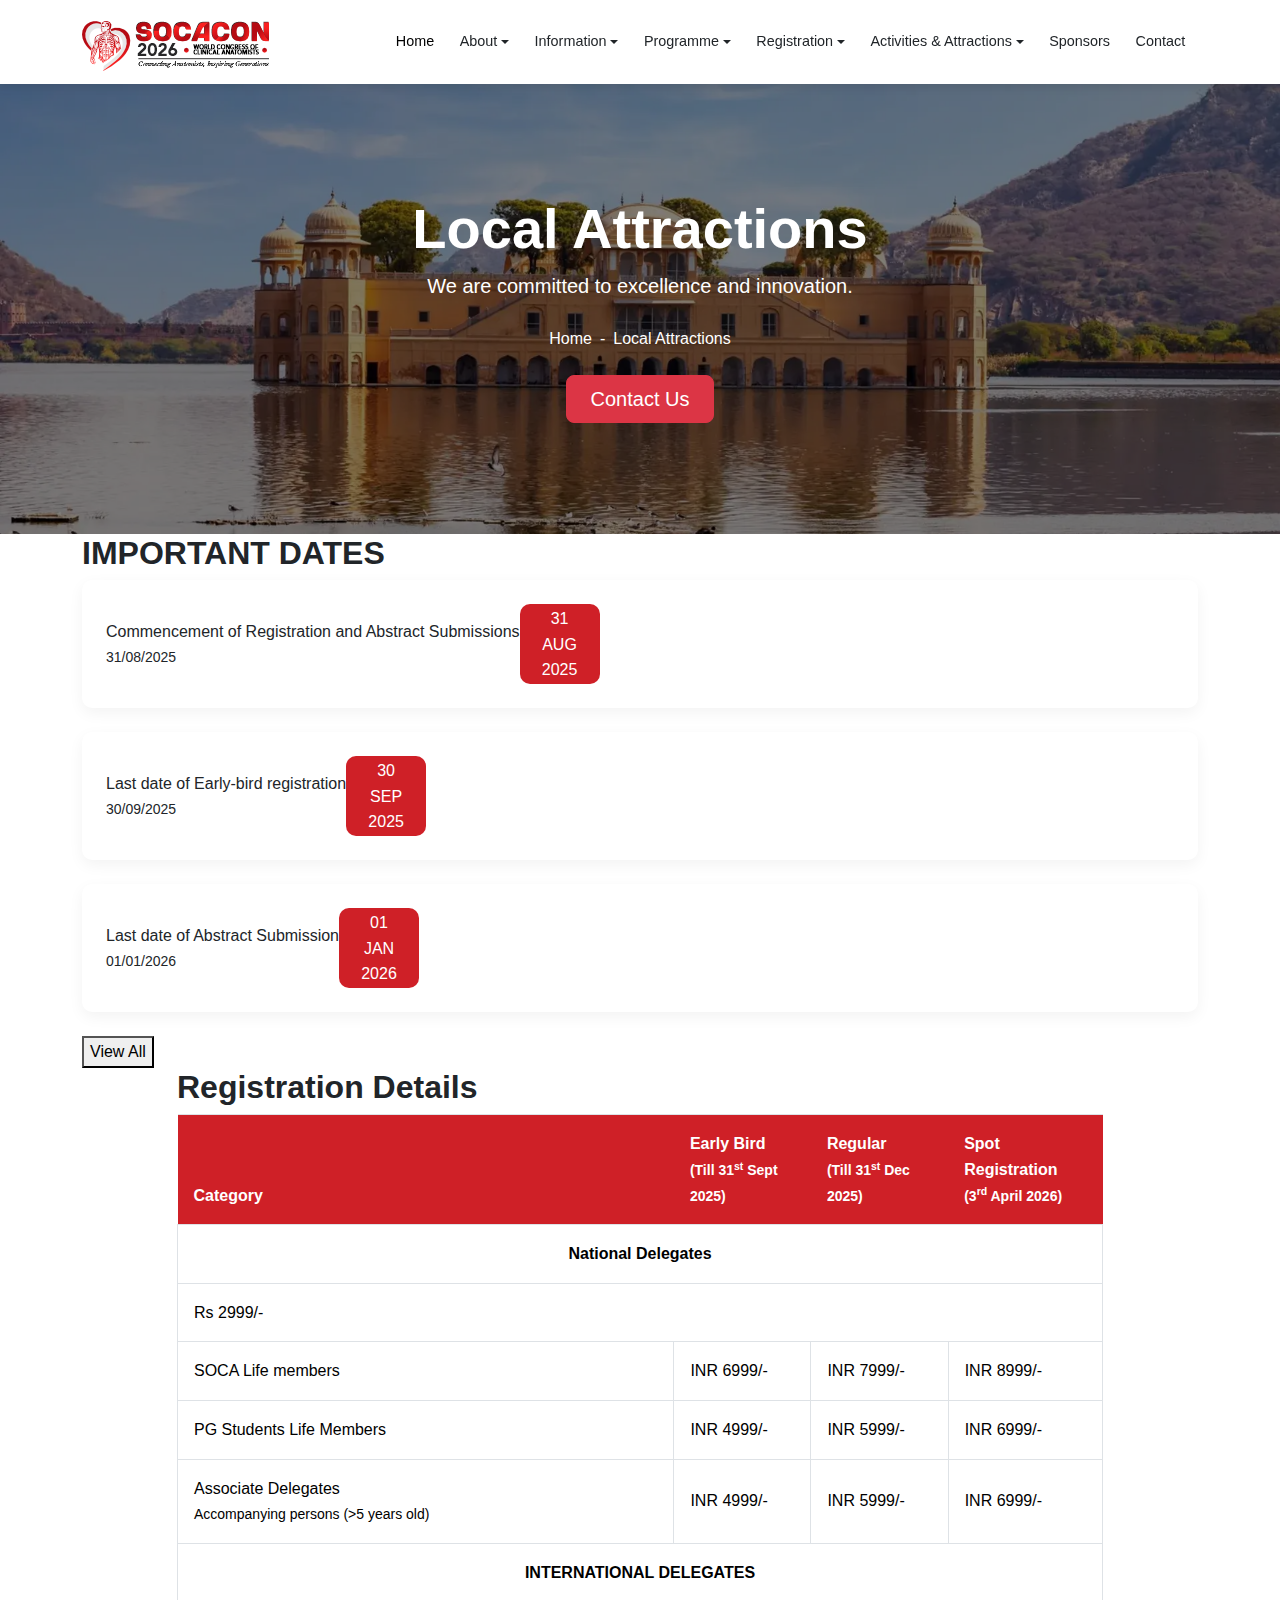
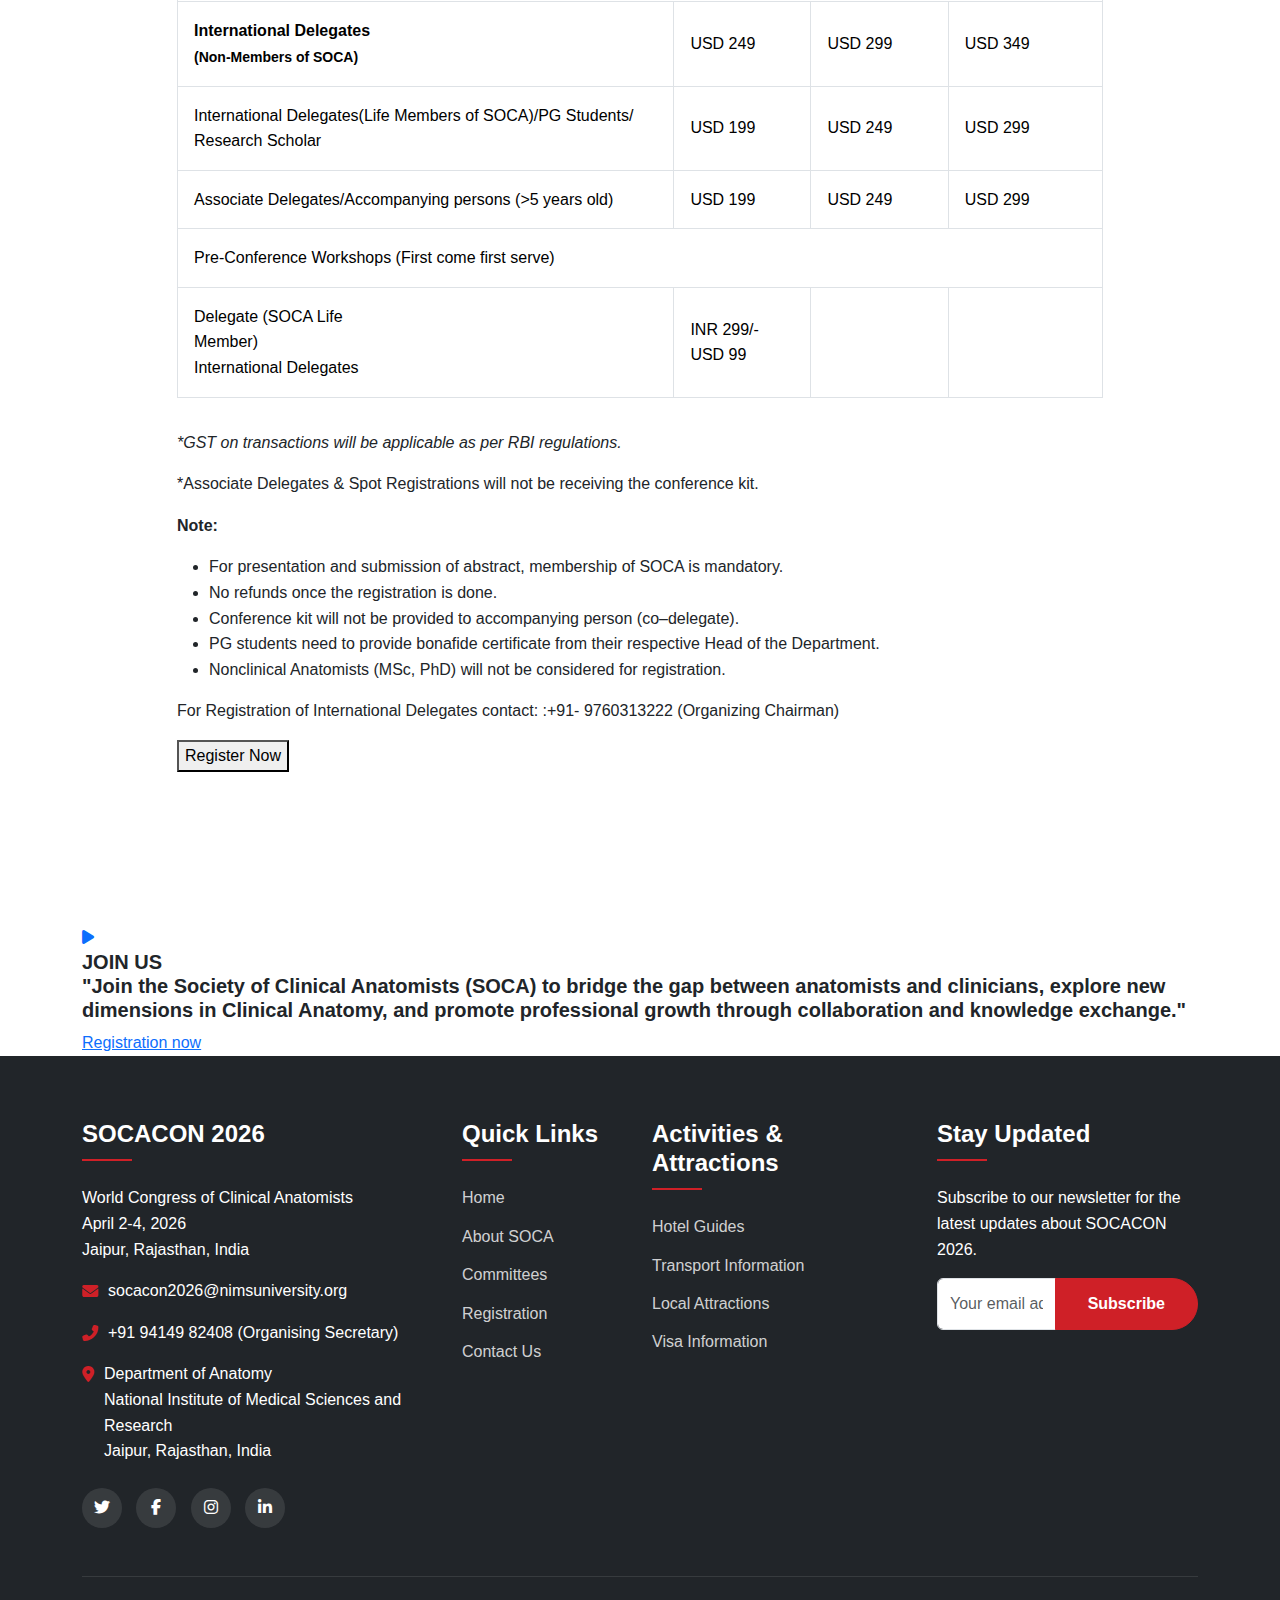
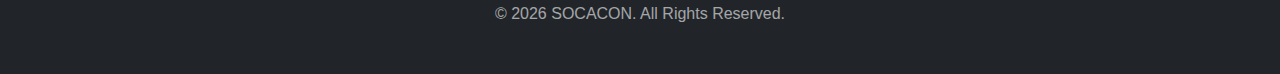
<file: local-attractions.html>
<!DOCTYPE html>
<html lang="en">

<head>
    <meta charset="UTF-8" />
    <meta name="viewport" content="width=device-width, initial-scale=1.0" />
    <title>SOCACON 2026 - World Congress of Clinical Anatomists</title>
    <meta name="description" content="World Congress of Clinical Anatomists - SOCACON 2026, April 2-4, Jaipur, India" />

    <!-- fonts -->
    <link rel="preconnect" href="https://fonts.googleapis.com">
    <link rel="preconnect" href="https://fonts.gstatic.com" crossorigin>
    <link href="https://fonts.googleapis.com/css2?family=Manrope:wght@200;300;400;500;600;700;800&display=swap" rel="stylesheet">
    <link href="https://fonts.googleapis.com/css2?family=Syne:wght@400;500;600;700;800&display=swap" rel="stylesheet">

    <!-- Bootstrap CSS -->
    <link rel="stylesheet" href="https://cdn.jsdelivr.net/npm/bootstrap@5.3.0/dist/css/bootstrap.min.css">
    
    <!-- Bootstrap JS (Required for Carousel) -->
    <script src="https://cdn.jsdelivr.net/npm/bootstrap@5.3.0/dist/js/bootstrap.bundle.min.js"></script>
    
    <!-- Font Awesome -->
    <link rel="stylesheet" href="https://cdnjs.cloudflare.com/ajax/libs/font-awesome/6.4.0/css/all.min.css">
    <link rel="stylesheet" href="css/custom.css" />
    
</head>

<body class="custom-cursor">

    <div class="page-wrapper">
        <nav class="navbar navbar-expand-lg navbar-light sticky-top">
  <div class="container">
    <a class="navbar-brand" href="index.html">
      <img src="assets/images/socaconlogo.png" alt="SOCACON 2026 Logo" class="logo mt-2">
    </a>
    <button class="navbar-toggler" type="button" data-bs-toggle="collapse" data-bs-target="#navbarNav" 
            aria-controls="navbarNav" aria-expanded="false" aria-label="Toggle navigation">
      <span class="navbar-toggler-icon"></span>
    </button>
    
    <div class="collapse navbar-collapse" id="navbarNav">
      <ul class="navbar-nav ms-auto">
        <li class="nav-item">
          <a class="nav-link active" href="index.html">Home</a>
        </li>
        <li class="nav-item dropdown">
          <a class="nav-link dropdown-toggle d-flex align-items-center" href="#" id="navbarDropdown" role="button">About 
            
          </a>
          <ul class="dropdown-menu" aria-labelledby="navbarDropdown">
            <li><a class="dropdown-item" href="#">SOCACON 2026 Logo</a></li>
            <li><a class="dropdown-item" href="#">NIMS</a></li>
            <li><a class="dropdown-item" href="#">SOCA</a></li>
            <li><a class="dropdown-item" href="#">NJCA</a></li>
          </ul>
        </li>
        <li class="nav-item dropdown">
          <a class="nav-link dropdown-toggle d-flex align-items-center" href="#" id="navbarDropdown" role="button">
            Information 
            
          </a>
          <ul class="dropdown-menu" aria-labelledby="navbarDropdown">
            <li><a class="dropdown-item" href="#">Welcoming Remark</a></li>
            <li><a class="dropdown-item" href="committees.html">Organisers</a></li>
            <li><a class="dropdown-item" href="#">News Updates</a></li>
          </ul>
        </li>
       <li class="nav-item dropdown">
          <a class="nav-link dropdown-toggle d-flex align-items-center" href="#" id="navbarDropdown" role="button">Programme</a>
          <ul class="dropdown-menu" aria-labelledby="navbarDropdown">
            <li><a class="dropdown-item" href="#">Programme</a></li>
            <li><a class="dropdown-item" href="#">Speakers</a></li>
            <li><a class="dropdown-item" href="#">Abstract Submission</a></li>
            <li><a class="dropdown-item" href="#">Symposium Proposal Submission</a></li>
            <li><a class="dropdown-item" href="#">Pre-Conference Workshop</a></li>
          </ul>
        </li>

        <!-- Dropdown with arrow -->
        <li class="nav-item dropdown">
          <a class="nav-link dropdown-toggle d-flex align-items-center" href="#" id="navbarDropdown" role="button">
            Registration 
            
          </a>
          <ul class="dropdown-menu" aria-labelledby="navbarDropdown">
            <li><a class="dropdown-item" href="registration-and-payment.html">Registration & Payment</a></li>
            <li><a class="dropdown-item" href="#">Visa Information</a></li>
          </ul>
        </li>

        <!-- Dropdown with arrow -->
        <li class="nav-item dropdown">
          <a class="nav-link dropdown-toggle d-flex align-items-center" href="#" id="navbarDropdown2" role="button">
            Activities & Attractions
            
          </a>
          <ul class="dropdown-menu" aria-labelledby="navbarDropdown2">
            <li><a class="dropdown-item" href="hotel-guides.html">Hotel Guides</a></li>
            <li><a class="dropdown-item" href="transport-information.html">Transport Information</a></li>
            <li><a class="dropdown-item" href="local-attractions.html">Local attractions</a></li>
          </ul>
        </li>
        <li class="nav-item">
          <a class="nav-link" href="#">Sponsors</a>
        </li>
        <li class="nav-item">
          <a class="nav-link" href="contact.html">Contact</a>
        </li>
      </ul>
    </div>
  </div>
</nav>

        <section class="hero-section d-flex align-items-center text-center" 
         style="background-image: url('assets/images/backgrounds/slide01.webp'); 
                background-size: cover; 
                background-position: center; 
                height: 50vh; 
                position: relative;">

  <!-- Dark overlay -->
  <div class="overlay" style="position: absolute; top:0; left:0; width:100%; height:100%; background: rgba(0,0,0,0.5);"></div>

  <div class="container position-relative">
    <div class="hero-content text-white">
      <h1 class="display-4 fw-bold">Local Attractions</h1>
      <p class="lead mb-4">We are committed to excellence and innovation.</p>
      
      <!-- Breadcrumb -->
      <div class="thm-breadcrumb__box mb-4">
        <ul class="thm-breadcrumb list-unstyled d-flex justify-content-center">
          <li><a href="index.html" class="text-white text-decoration-none">Home</a></li>
          <li class="mx-2 text-white">-</li>
          <li class="text-white">Local Attractions</li>
        </ul>
      </div>

      <!-- Call to Action Button -->
      <a href="contact.html" class="btn btn-danger btn-lg px-4">Contact Us</a>
    </div>
  </div>
</section>
        <!--Page Header End-->

        <!--About Two Start -->
        <section class="important-section">
            <div class="container important-content">
                <h2 class="important-title">IMPORTANT <span>DATES</span></h2>

                <!-- Date Card 1 -->
                <div class="date-card">
                    <div class="date-text">
                        Commencement of Registration and Abstract Submissions <br>
                        <small><i class="bi bi-calendar"></i> 31/08/2025</small>
                    </div>
                    <div class="date-box">
                        <div class="day">31</div>
                        <div class="month">AUG</div>
                        <div class="year">2025</div>
                    </div>
                </div>

                <!-- Date Card 2 -->
                <div class="date-card">
                    <div class="date-text">
                        Last date of Early-bird registration <br>
                        <small><i class="bi bi-calendar"></i> 30/09/2025</small>
                    </div>
                    <div class="date-box">
                        <div class="day">30</div>
                        <div class="month">SEP</div>
                        <div class="year">2025</div>
                    </div>
                </div>

                <!-- Date Card 3 -->
                <div class="date-card">
                    <div class="date-text">
                        Last date of Abstract Submission <br>
                        <small><i class="bi bi-calendar"></i> 01/01/2026</small>
                    </div>
                    <div class="date-box">
                        <div class="day">01</div>
                        <div class="month">JAN</div>
                        <div class="year">2026</div>
                    </div>
                </div>

                <!-- View All Button -->
                <button class="view-btn">View All</button>
            </div>
        </section>
        <!--About Two Start -->

        <!--About Three Start -->
        <section class="about-three">
            <div class="container">
                <div class="row">
                    <div class="col-xl-10 col-lg-10 mx-auto">

                        <div class="about-three__left">
                            <div class="wow slideInLeft" data-wow-delay="100ms" data-wow-duration="2500ms">
                                <h2 class="registration-title">Registration Details</h2>

                                <div class="table-responsive">
                                    <table class="table table-bordered table-custom">
                                        <thead>
                                            <tr>
                                                <th>Category</th>
                                                <th>Early Bird <br><small>(Till 31<sup>st</sup> Sept 2025)</small></th>
                                                <th>Regular <br><small>(Till 31<sup>st</sup> Dec 2025)</small></th>
                                                <th>Spot Registration <br><small>(3<sup>rd</sup> April 2026)</small>
                                                </th>
                                            </tr>
                                        </thead>
                                        <tbody>
                                            <tr>
                                                <td class="text-center fw-bold" colspan="4">National Delegates</td>

                                            </tr>
                                            <tr>
                                                <td colspan="4">Rs 2999/-</td>
                                            </tr>

                                            <tr>
                                                <td class="text-start">SOCA Life members</td>
                                                <td>
                                                    INR 6999/-
                                                </td>
                                                <td>
                                                    INR 7999/-
                                                </td>
                                                <td>
                                                    INR 8999/-
                                                </td>
                                            </tr>
                                            <tr>
                                                <td class="text-start">PG Students Life Members</td>
                                                <td>
                                                    INR 4999/-
                                                </td>
                                                <td>
                                                    INR 5999/-
                                                </td>
                                                <td>
                                                    INR 6999/-
                                                </td>
                                            </tr>
                                            <tr>
                                                <td class="text-start">Associate Delegates<br><small>Accompanying
                                                        persons (>5 years old)</small></td>
                                                <td>
                                                    INR 4999/-
                                                </td>
                                                <td>INR 5999/-
                                                </td>
                                                <td>INR 6999/-</td>
                                            </tr>
                                            <tr>
                                                <td class="text-center fw-bold" colspan="4">INTERNATIONAL DELEGATES</td>

                                            </tr>
                                            <tr>
                                                <td class="text-start fw-bold">International
                                                    Delegates<br><small>(Non-Members of SOCA)</small></td>
                                                <td>USD 249</td>
                                                <td>USD 299</td>
                                                <td>USD 349</td>
                                            </tr>
                                            <tr>
                                                <td class="text-start">International Delegates(Life Members of SOCA)/PG
                                                    Students/ Research Scholar</td>
                                                <td>USD 199</td>
                                                <td>USD 249</td>
                                                <td>USD 299</td>
                                            </tr>
                                            <tr>
                                                <td class="text-start">Associate Delegates/Accompanying persons (>5
                                                    years old)</td>
                                                <td>USD 199</td>
                                                <td>USD 249</td>
                                                <td>USD 299</td>
                                            </tr>
                                            <tr>
                                                <td class="text-start" colspan="4">Pre-Conference Workshops (First come
                                                    first serve)</td>

                                            </tr>
                                            <tr>
                                                <td class="text-start">Delegate (SOCA
                                                    Life<br />Member)<br />International Delegates</td>
                                                <td>INR 299/-<br />USD 99</td>
                                                <td></td>
                                                <td></td>
                                            </tr>

                                        </tbody>
                                    </table>
                                </div>

                                <p class="mt-3"><em>*GST on transactions will be applicable as per RBI regulations.</em>
                                </p>
                                <p class="mt-3">*Associate Delegates & Spot Registrations will not be receiving the
                                    conference kit. </p>

                                <div class="note-section">
                                    <p><strong>Note:</strong></p>
                                    <ul>
                                        <li>For presentation and submission of abstract, membership of SOCA is
                                            mandatory.</li>
                                        <li>No refunds once the registration is done.</li>
                                        <li>Conference kit will not be provided to accompanying person (co–delegate).
                                        </li>
                                        <li>PG students need to provide bonafide certificate from their respective Head
                                            of the Department.</li>
                                        <li>Nonclinical Anatomists (MSc, PhD) will not be considered for registration.
                                        </li>
                                    </ul>
                                    <p class="highlight-text">For Registration of International Delegates contact: :+91‐
                                        9760313222 (Organizing Chairman)</p>
                                </div>

                                <button class="register-btn">Register Now</button>

                            </div>
                        </div>
                    </div>


                </div>
            </div>
        </section>
        <!--About Three End -->

        <!--Video Two Start -->
        <section class="video-two">
            <div class="video-two__bg jarallax" data-jarallax data-speed="0.2" data-imgPosition="50% 0%"
                style="background-image: url(assets/images/backgrounds/slide02.webp);"></div>
            <div class="video-two__shape-2"></div>
            <div class="container">
                <div class="video-two__inner">
                    <div class="video-two__video-link">
                        <div class="video-two__shape-1 float-bob-y">
                            <img src="assets/images/shapes/video-two-shape-1.png" alt="">
                        </div>
                        <a href="https://www.youtube.com/watch?v=Get7rqXYrbQ" class="video-popup">
                            <div class="video-two__video-icon">
                                <span class="fa fa-play"></span>
                                <i class="ripple"></i>
                            </div>
                        </a>
                    </div>
                    <h5 class="video-two__title">JOIN US <br>
                        "Join the Society of Clinical Anatomists (SOCA) to bridge the gap between anatomists and
                        clinicians, explore new dimensions in Clinical Anatomy, and promote professional growth through
                        collaboration and knowledge exchange."</h5>
                    <div class="about-two__btn-box mt-2">
                        <a href="registration.html" class="thm-btn about-two__btn">Registration now <span></span>
                            <span></span> <span></span> <span></span> <span></span> </a>
                    </div>

                </div>
            </div>
        </section>
        <!--Video Two Start -->

            <!-- Footer -->
    <footer class="footer">
        <div class="container">
            <div class="row">
                <div class="col-lg-4 mb-4 mb-lg-0">
                    <h4 class="footer-title">SOCACON 2026</h4>
                    <p>World Congress of Clinical Anatomists<br>April 2-4, 2026<br>Jaipur, Rajasthan, India</p>
                    
                    <ul class="footer-contact">
                        <li>
                            <i class="fas fa-envelope"></i>
                            <span>socacon2026@nimsuniversity.org</span>
                        </li>
                        <li>
                            <i class="fas fa-phone-alt"></i>
                            <span>+91 94149 82408 (Organising Secretary)</span>
                        </li>
                        <li>
                            <i class="fas fa-map-marker-alt"></i>
                            <span>Department of Anatomy<br>National Institute of Medical Sciences and Research<br>Jaipur, Rajasthan, India</span>
                        </li>
                    </ul>
                    
                    <div class="social-links">
                        <a href="https://x.com/SOCACON2026"><i class="fab fa-twitter"></i></a>
                        <a href="https://www.facebook.com/profile.php?id=61579111797027"><i class="fab fa-facebook-f"></i></a>
                        <a href="https://www.instagram.com/socacon_2026/"><i class="fab fa-instagram"></i></a>
                        <a href="https://www.linkedin.com/company/108124476/admin/dashboard/"><i class="fab fa-linkedin-in"></i></a>
                    </div>
                </div>
                
                <div class="col-lg-2 col-md-6 mb-4 mb-md-0">
                    <h4 class="footer-title">Quick Links</h4>
                    <ul class="footer-links">
                        <li><a href="index.html">Home</a></li>
                        <li><a href="about.html">About SOCA</a></li>
                        <li><a href="committees.html">Committees</a></li>
                        <li><a href="registration.html">Registration</a></li>
                        <li><a href="contact.html">Contact Us</a></li>
                    </ul>
                </div>
                
                <div class="col-lg-3 col-md-6 mb-4 mb-md-0">
                    <h4 class="footer-title">Activities & Attractions</h4>
                    <ul class="footer-links">
                        <li><a href="hotel-guides.html">Hotel Guides</a></li>
                        <li><a href="transport-information.html">Transport Information</a></li>
                        <li><a href="local-attractions.html">Local Attractions</a></li>
                        <li><a href="#">Visa Information</a></li>
                    </ul>
                </div>
                
                <div class="col-lg-3">
                    <h4 class="footer-title">Stay Updated</h4>
                    <p>Subscribe to our newsletter for the latest updates about SOCACON 2026.</p>
                    
                    <form class="mt-3">
                        <div class="input-group">
                            <input type="email" class="form-control" placeholder="Your email address" aria-label="Your email address">
                            <button class="btn btn-primary" type="button">Subscribe</button>
                        </div>
                    </form>
                </div>
            </div>
            
            <div class="copyright">
                <p>&copy; 2026 SOCACON. All Rights Reserved.</p>
            </div>
        </div>
    </footer>

  
  
    <!-- Custom JS -->
    <script>
        // Simple smooth scroll functionality
        document.querySelectorAll('a[href^="#"]').forEach(anchor => {
            anchor.addEventListener('click', function (e) {
                e.preventDefault();
                
                const targetId = this.getAttribute('href');
                if (targetId === '#') return;
                
                const targetElement = document.querySelector(targetId);
                if (targetElement) {
                    window.scrollTo({
                        top: targetElement.offsetTop - 80,
                        behavior: 'smooth'
                    });
                }
            });
        });
    </script>
</body>
</html>
</file>
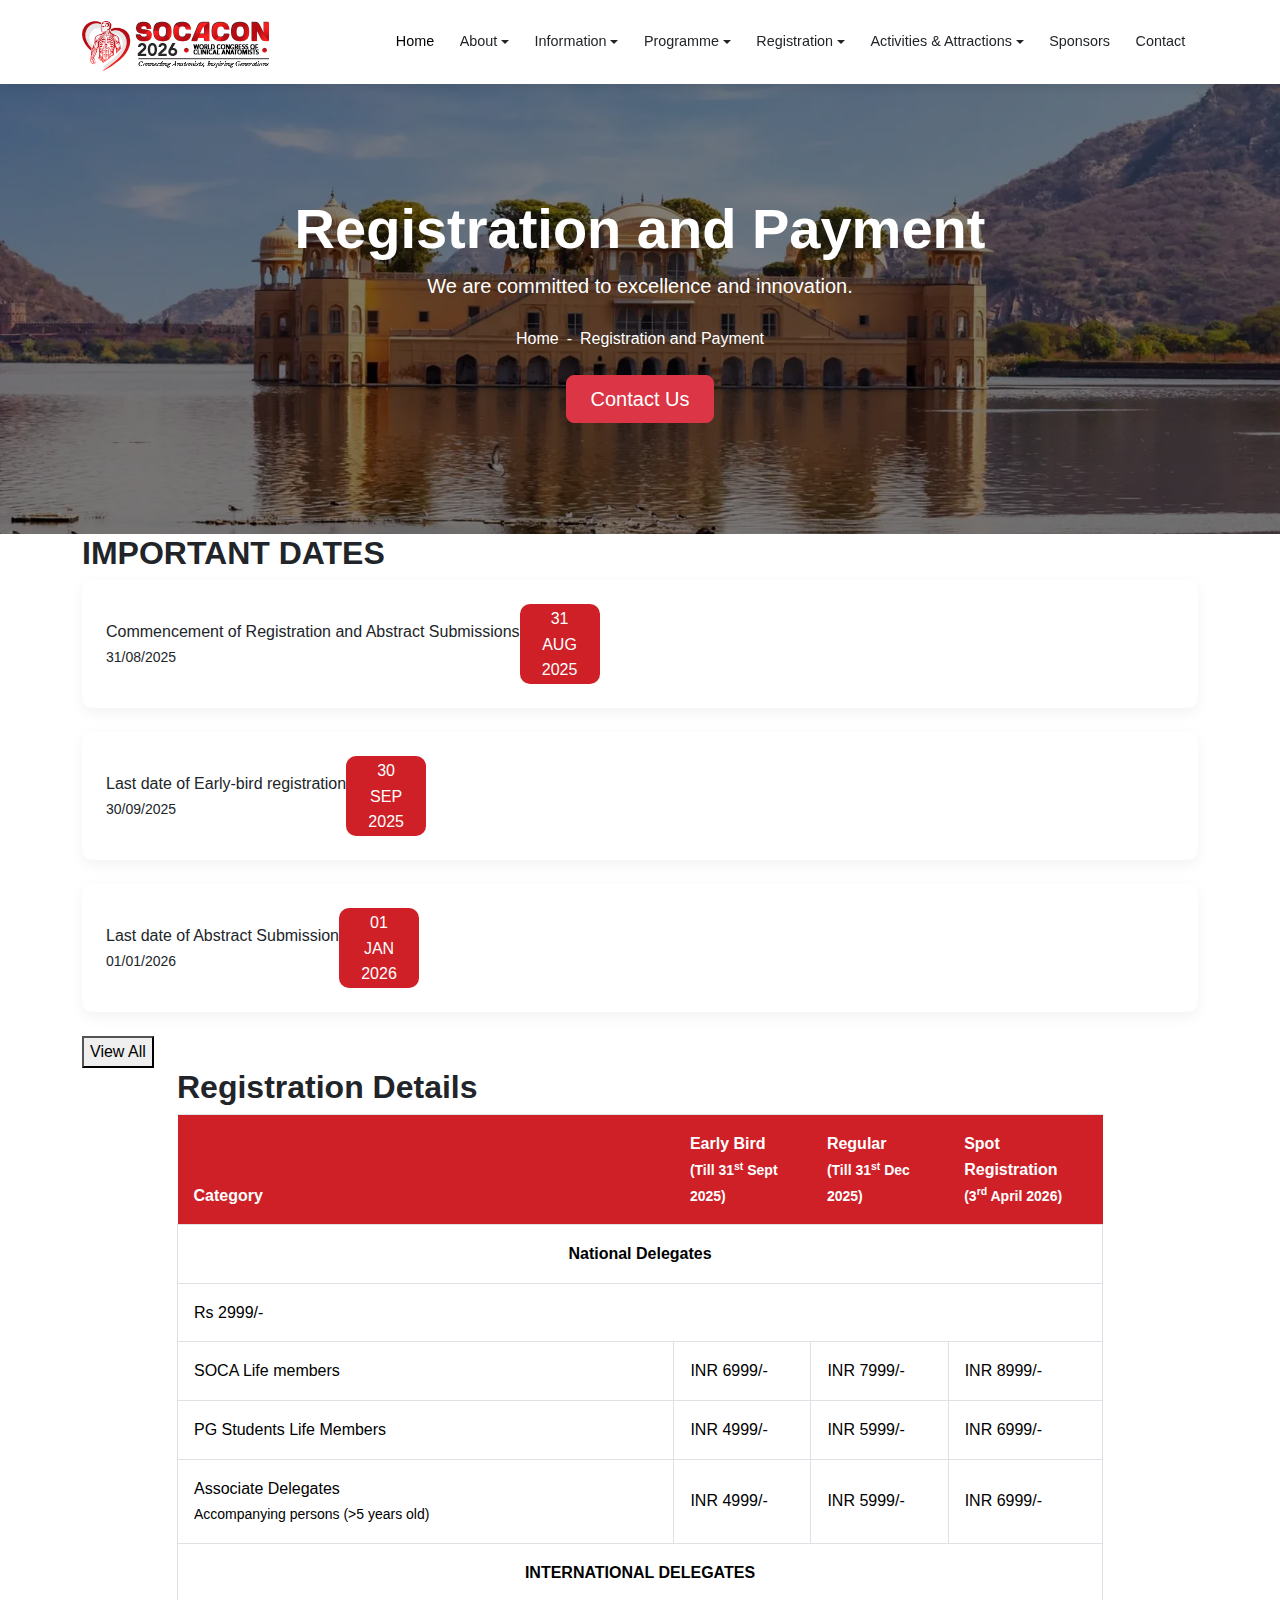
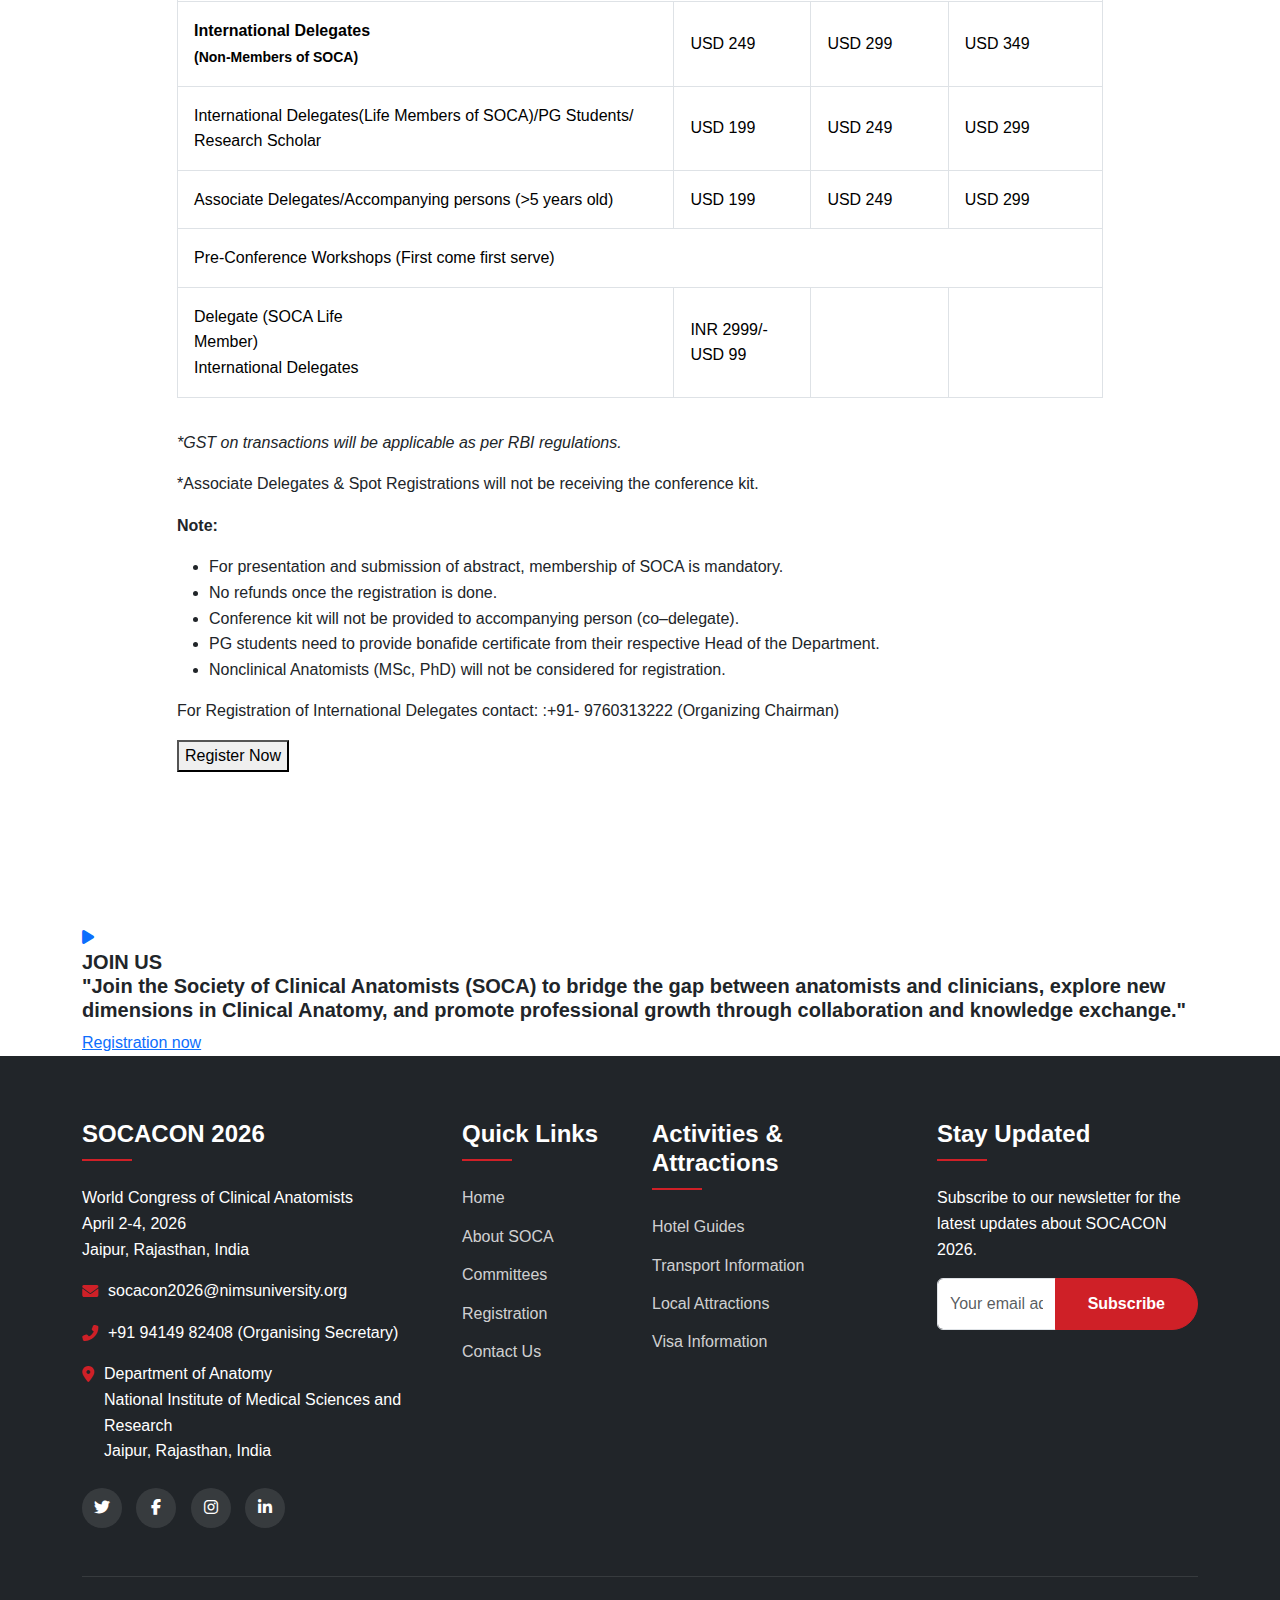
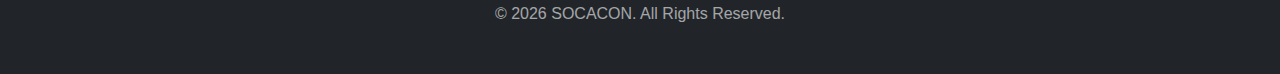
<file: registration-and-payment.html>
<!DOCTYPE html>
<html lang="en">

<head>
    <meta charset="UTF-8" />
    <meta name="viewport" content="width=device-width, initial-scale=1.0" />
    <title>SOCACON 2026 - World Congress of Clinical Anatomists</title>
    <meta name="description" content="World Congress of Clinical Anatomists - SOCACON 2026, April 2-4, Jaipur, India" />

    <!-- fonts -->
    <link rel="preconnect" href="https://fonts.googleapis.com">
    <link rel="preconnect" href="https://fonts.gstatic.com" crossorigin>
    <link href="https://fonts.googleapis.com/css2?family=Manrope:wght@200;300;400;500;600;700;800&display=swap" rel="stylesheet">
    <link href="https://fonts.googleapis.com/css2?family=Syne:wght@400;500;600;700;800&display=swap" rel="stylesheet">

    <!-- Bootstrap CSS -->
    <link rel="stylesheet" href="https://cdn.jsdelivr.net/npm/bootstrap@5.3.0/dist/css/bootstrap.min.css">
    
    <!-- Bootstrap JS (Required for Carousel) -->
    <script src="https://cdn.jsdelivr.net/npm/bootstrap@5.3.0/dist/js/bootstrap.bundle.min.js"></script>
    
    <!-- Font Awesome -->
    <link rel="stylesheet" href="https://cdnjs.cloudflare.com/ajax/libs/font-awesome/6.4.0/css/all.min.css">
    <link rel="stylesheet" href="css/custom.css" />
    
</head>

<body class="custom-cursor">

    <div class="page-wrapper">
        <nav class="navbar navbar-expand-lg navbar-light sticky-top">
  <div class="container">
    <a class="navbar-brand" href="index.html">
      <img src="assets/images/socaconlogo.png" alt="SOCACON 2026 Logo" class="logo mt-2">
    </a>
    <button class="navbar-toggler" type="button" data-bs-toggle="collapse" data-bs-target="#navbarNav" 
            aria-controls="navbarNav" aria-expanded="false" aria-label="Toggle navigation">
      <span class="navbar-toggler-icon"></span>
    </button>
    
    <div class="collapse navbar-collapse" id="navbarNav">
      <ul class="navbar-nav ms-auto">
        <li class="nav-item">
          <a class="nav-link active" href="index.html">Home</a>
        </li>
        <li class="nav-item dropdown">
          <a class="nav-link dropdown-toggle d-flex align-items-center" href="#" id="navbarDropdown" role="button">About 
            
          </a>
          <ul class="dropdown-menu" aria-labelledby="navbarDropdown">
            <li><a class="dropdown-item" href="#">SOCACON 2026 Logo</a></li>
            <li><a class="dropdown-item" href="#">NIMS</a></li>
            <li><a class="dropdown-item" href="#">SOCA</a></li>
            <li><a class="dropdown-item" href="#">NJCA</a></li>
          </ul>
        </li>
        <li class="nav-item dropdown">
          <a class="nav-link dropdown-toggle d-flex align-items-center" href="#" id="navbarDropdown" role="button">
            Information 
            
          </a>
          <ul class="dropdown-menu" aria-labelledby="navbarDropdown">
            <li><a class="dropdown-item" href="#">Welcoming Remark</a></li>
            <li><a class="dropdown-item" href="committees.html">Organisers</a></li>
            <li><a class="dropdown-item" href="#">News Updates</a></li>
          </ul>
        </li>
       <li class="nav-item dropdown">
          <a class="nav-link dropdown-toggle d-flex align-items-center" href="#" id="navbarDropdown" role="button">Programme</a>
          <ul class="dropdown-menu" aria-labelledby="navbarDropdown">
            <li><a class="dropdown-item" href="#">Programme</a></li>
            <li><a class="dropdown-item" href="#">Speakers</a></li>
            <li><a class="dropdown-item" href="#">Abstract Submission</a></li>
            <li><a class="dropdown-item" href="#">Symposium Proposal Submission</a></li>
            <li><a class="dropdown-item" href="#">Pre-Conference Workshop</a></li>
          </ul>
        </li>

        <!-- Dropdown with arrow -->
        <li class="nav-item dropdown">
          <a class="nav-link dropdown-toggle d-flex align-items-center" href="#" id="navbarDropdown" role="button">
            Registration 
            
          </a>
          <ul class="dropdown-menu" aria-labelledby="navbarDropdown">
            <li><a class="dropdown-item" href="registration-and-payment.html">Registration & Payment</a></li>
            <li><a class="dropdown-item" href="#">Visa Information</a></li>
          </ul>
        </li>

        <!-- Dropdown with arrow -->
        <li class="nav-item dropdown">
          <a class="nav-link dropdown-toggle d-flex align-items-center" href="#" id="navbarDropdown2" role="button">
            Activities & Attractions
            
          </a>
          <ul class="dropdown-menu" aria-labelledby="navbarDropdown2">
            <li><a class="dropdown-item" href="hotel-guides.html">Hotel Guides</a></li>
            <li><a class="dropdown-item" href="transport-information.html">Transport Information</a></li>
            <li><a class="dropdown-item" href="local-attractions.html">Local attractions</a></li>
          </ul>
        </li>
        <li class="nav-item">
          <a class="nav-link" href="#">Sponsors</a>
        </li>
        <li class="nav-item">
          <a class="nav-link" href="contact.html">Contact</a>
        </li>
      </ul>
    </div>
  </div>
</nav>

        <section class="hero-section d-flex align-items-center text-center" 
         style="background-image: url('assets/images/backgrounds/slide01.webp'); 
                background-size: cover; 
                background-position: center; 
                height: 50vh; 
                position: relative;">

  <!-- Dark overlay -->
  <div class="overlay" style="position: absolute; top:0; left:0; width:100%; height:100%; background: rgba(0,0,0,0.5);"></div>

  <div class="container position-relative">
    <div class="hero-content text-white">
      <h1 class="display-4 fw-bold">Registration and Payment</h1>
      <p class="lead mb-4">We are committed to excellence and innovation.</p>
      
      <!-- Breadcrumb -->
      <div class="thm-breadcrumb__box mb-4">
        <ul class="thm-breadcrumb list-unstyled d-flex justify-content-center">
          <li><a href="index.html" class="text-white text-decoration-none">Home</a></li>
          <li class="mx-2 text-white">-</li>
          <li class="text-white">Registration and Payment</li>
        </ul>
      </div>

      <!-- Call to Action Button -->
      <a href="contact.html" class="btn btn-danger btn-lg px-4">Contact Us</a>
    </div>
  </div>
</section>
        <!--Page Header End-->

        <!--About Two Start -->
        <section class="important-section">
            <div class="container important-content">
                <h2 class="important-title">IMPORTANT <span>DATES</span></h2>

                <!-- Date Card 1 -->
                <div class="date-card">
                    <div class="date-text">
                        Commencement of Registration and Abstract Submissions <br>
                        <small><i class="bi bi-calendar"></i> 31/08/2025</small>
                    </div>
                    <div class="date-box">
                        <div class="day">31</div>
                        <div class="month">AUG</div>
                        <div class="year">2025</div>
                    </div>
                </div>

                <!-- Date Card 2 -->
                <div class="date-card">
                    <div class="date-text">
                        Last date of Early-bird registration <br>
                        <small><i class="bi bi-calendar"></i> 30/09/2025</small>
                    </div>
                    <div class="date-box">
                        <div class="day">30</div>
                        <div class="month">SEP</div>
                        <div class="year">2025</div>
                    </div>
                </div>

                <!-- Date Card 3 -->
                <div class="date-card">
                    <div class="date-text">
                        Last date of Abstract Submission <br>
                        <small><i class="bi bi-calendar"></i> 01/01/2026</small>
                    </div>
                    <div class="date-box">
                        <div class="day">01</div>
                        <div class="month">JAN</div>
                        <div class="year">2026</div>
                    </div>
                </div>

                <!-- View All Button -->
                <button class="view-btn">View All</button>
            </div>
        </section>
        <!--About Two Start -->

        <!--About Three Start -->
        <section class="about-three">
            <div class="container">
                <div class="row">
                    <div class="col-xl-10 col-lg-10 mx-auto">

                        <div class="about-three__left">
                            <div class="wow slideInLeft" data-wow-delay="100ms" data-wow-duration="2500ms">
                                <h2 class="registration-title">Registration Details</h2>

                                <div class="table-responsive">
                                    <table class="table table-bordered table-custom">
                                        <thead>
                                            <tr>
                                                <th>Category</th>
                                                <th>Early Bird <br><small>(Till 31<sup>st</sup> Sept 2025)</small></th>
                                                <th>Regular <br><small>(Till 31<sup>st</sup> Dec 2025)</small></th>
                                                <th>Spot Registration <br><small>(3<sup>rd</sup> April 2026)</small>
                                                </th>
                                            </tr>
                                        </thead>
                                        <tbody>
                                            <tr>
                                                <td class="text-center fw-bold" colspan="4">National Delegates</td>

                                            </tr>
                                            <tr>
                                                <td colspan="4">Rs 2999/-</td>
                                            </tr>

                                            <tr>
                                                <td class="text-start">SOCA Life members</td>
                                                <td>
                                                    INR 6999/-
                                                </td>
                                                <td>
                                                    INR 7999/-
                                                </td>
                                                <td>
                                                    INR 8999/-
                                                </td>
                                            </tr>
                                            <tr>
                                                <td class="text-start">PG Students Life Members</td>
                                                <td>
                                                    INR 4999/-
                                                </td>
                                                <td>
                                                    INR 5999/-
                                                </td>
                                                <td>
                                                    INR 6999/-
                                                </td>
                                            </tr>
                                            <tr>
                                                <td class="text-start">Associate Delegates<br><small>Accompanying
                                                        persons (>5 years old)</small></td>
                                                <td>
                                                    INR 4999/-
                                                </td>
                                                <td>INR 5999/-
                                                </td>
                                                <td>INR 6999/-</td>
                                            </tr>
                                            <tr>
                                                <td class="text-center fw-bold" colspan="4">INTERNATIONAL DELEGATES</td>

                                            </tr>
                                            <tr>
                                                <td class="text-start fw-bold">International
                                                    Delegates<br><small>(Non-Members of SOCA)</small></td>
                                                <td>USD 249</td>
                                                <td>USD 299</td>
                                                <td>USD 349</td>
                                            </tr>
                                            <tr>
                                                <td class="text-start">International Delegates(Life Members of SOCA)/PG
                                                    Students/ Research Scholar</td>
                                                <td>USD 199</td>
                                                <td>USD 249</td>
                                                <td>USD 299</td>
                                            </tr>
                                            <tr>
                                                <td class="text-start">Associate Delegates/Accompanying persons (>5
                                                    years old)</td>
                                                <td>USD 199</td>
                                                <td>USD 249</td>
                                                <td>USD 299</td>
                                            </tr>
                                            <tr>
                                                <td class="text-start" colspan="4">Pre-Conference Workshops (First come
                                                    first serve)</td>

                                            </tr>
                                            <tr>
                                                <td class="text-start">Delegate (SOCA
                                                    Life<br />Member)<br />International Delegates</td>
                                                <td>INR 2999/-<br />USD 99</td>
                                                <td></td>
                                                <td></td>
                                            </tr>

                                        </tbody>
                                    </table>
                                </div>

                                <p class="mt-3"><em>*GST on transactions will be applicable as per RBI regulations.</em>
                                </p>
                                <p class="mt-3">*Associate Delegates & Spot Registrations will not be receiving the
                                    conference kit. </p>

                                <div class="note-section">
                                    <p><strong>Note:</strong></p>
                                    <ul>
                                        <li>For presentation and submission of abstract, membership of SOCA is
                                            mandatory.</li>
                                        <li>No refunds once the registration is done.</li>
                                        <li>Conference kit will not be provided to accompanying person (co–delegate).
                                        </li>
                                        <li>PG students need to provide bonafide certificate from their respective Head
                                            of the Department.</li>
                                        <li>Nonclinical Anatomists (MSc, PhD) will not be considered for registration.
                                        </li>
                                    </ul>
                                    <p class="highlight-text">For Registration of International Delegates contact: :+91‐
                                        9760313222 (Organizing Chairman)</p>
                                </div>

                                <button class="register-btn">Register Now</button>

                            </div>
                        </div>
                    </div>


                </div>
            </div>
        </section>
        <!--About Three End -->

        <!--Video Two Start -->
        <section class="video-two">
            <div class="video-two__bg jarallax" data-jarallax data-speed="0.2" data-imgPosition="50% 0%"
                style="background-image: url(assets/images/backgrounds/slide02.webp);"></div>
            <div class="video-two__shape-2"></div>
            <div class="container">
                <div class="video-two__inner">
                    <div class="video-two__video-link">
                        <div class="video-two__shape-1 float-bob-y">
                            <img src="assets/images/shapes/video-two-shape-1.png" alt="">
                        </div>
                        <a href="https://www.youtube.com/watch?v=Get7rqXYrbQ" class="video-popup">
                            <div class="video-two__video-icon">
                                <span class="fa fa-play"></span>
                                <i class="ripple"></i>
                            </div>
                        </a>
                    </div>
                    <h5 class="video-two__title">JOIN US <br>
                        "Join the Society of Clinical Anatomists (SOCA) to bridge the gap between anatomists and
                        clinicians, explore new dimensions in Clinical Anatomy, and promote professional growth through
                        collaboration and knowledge exchange."</h5>
                    <div class="about-two__btn-box mt-2">
                        <a href="registration.html" class="thm-btn about-two__btn">Registration now <span></span>
                            <span></span> <span></span> <span></span> <span></span> </a>
                    </div>

                </div>
            </div>
        </section>
        <!--Video Two Start -->

           <!-- Footer -->
    <footer class="footer">
        <div class="container">
            <div class="row">
                <div class="col-lg-4 mb-4 mb-lg-0">
                    <h4 class="footer-title">SOCACON 2026</h4>
                    <p>World Congress of Clinical Anatomists<br>April 2-4, 2026<br>Jaipur, Rajasthan, India</p>
                    
                    <ul class="footer-contact">
                        <li>
                            <i class="fas fa-envelope"></i>
                            <span>socacon2026@nimsuniversity.org</span>
                        </li>
                        <li>
                            <i class="fas fa-phone-alt"></i>
                            <span>+91 94149 82408 (Organising Secretary)</span>
                        </li>
                        <li>
                            <i class="fas fa-map-marker-alt"></i>
                            <span>Department of Anatomy<br>National Institute of Medical Sciences and Research<br>Jaipur, Rajasthan, India</span>
                        </li>
                    </ul>
                    
                    <div class="social-links">
                        <a href="https://x.com/SOCACON2026"><i class="fab fa-twitter"></i></a>
                        <a href="https://www.facebook.com/profile.php?id=61579111797027"><i class="fab fa-facebook-f"></i></a>
                        <a href="https://www.instagram.com/socacon_2026/"><i class="fab fa-instagram"></i></a>
                        <a href="https://www.linkedin.com/company/108124476/admin/dashboard/"><i class="fab fa-linkedin-in"></i></a>
                    </div>
                </div>
                
                <div class="col-lg-2 col-md-6 mb-4 mb-md-0">
                    <h4 class="footer-title">Quick Links</h4>
                    <ul class="footer-links">
                        <li><a href="index.html">Home</a></li>
                        <li><a href="about.html">About SOCA</a></li>
                        <li><a href="committees.html">Committees</a></li>
                        <li><a href="registration.html">Registration</a></li>
                        <li><a href="contact.html">Contact Us</a></li>
                    </ul>
                </div>
                
                <div class="col-lg-3 col-md-6 mb-4 mb-md-0">
                    <h4 class="footer-title">Activities & Attractions</h4>
                    <ul class="footer-links">
                        <li><a href="hotel-guides.html">Hotel Guides</a></li>
                        <li><a href="transport-information.html">Transport Information</a></li>
                        <li><a href="local-attractions.html">Local Attractions</a></li>
                        <li><a href="#">Visa Information</a></li>
                    </ul>
                </div>
                
                <div class="col-lg-3">
                    <h4 class="footer-title">Stay Updated</h4>
                    <p>Subscribe to our newsletter for the latest updates about SOCACON 2026.</p>
                    
                    <form class="mt-3">
                        <div class="input-group">
                            <input type="email" class="form-control" placeholder="Your email address" aria-label="Your email address">
                            <button class="btn btn-primary" type="button">Subscribe</button>
                        </div>
                    </form>
                </div>
            </div>
            
            <div class="copyright">
                <p>&copy; 2026 SOCACON. All Rights Reserved.</p>
            </div>
        </div>
    </footer>

  
  
    <!-- Custom JS -->
    <script>
        // Simple smooth scroll functionality
        document.querySelectorAll('a[href^="#"]').forEach(anchor => {
            anchor.addEventListener('click', function (e) {
                e.preventDefault();
                
                const targetId = this.getAttribute('href');
                if (targetId === '#') return;
                
                const targetElement = document.querySelector(targetId);
                if (targetElement) {
                    window.scrollTo({
                        top: targetElement.offsetTop - 80,
                        behavior: 'smooth'
                    });
                }
            });
        });
    </script>
</body>
</html>
</file>
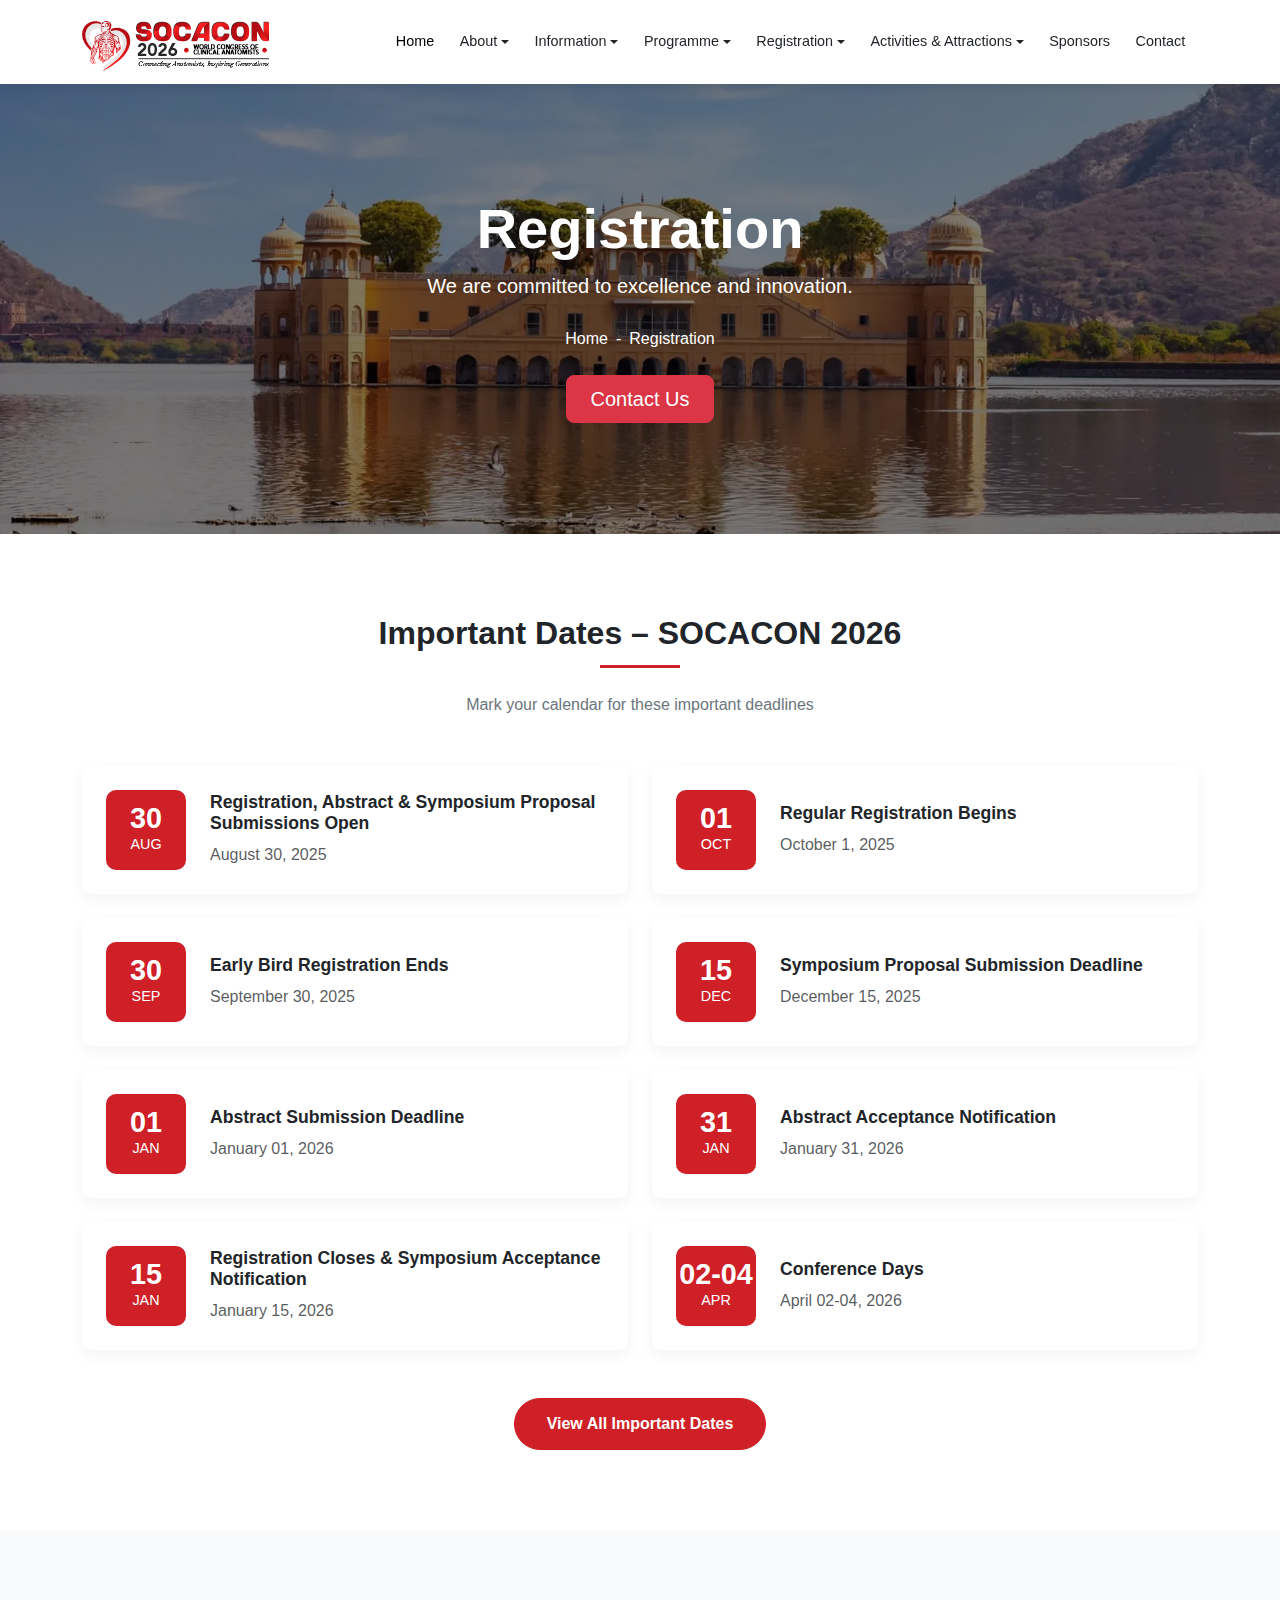
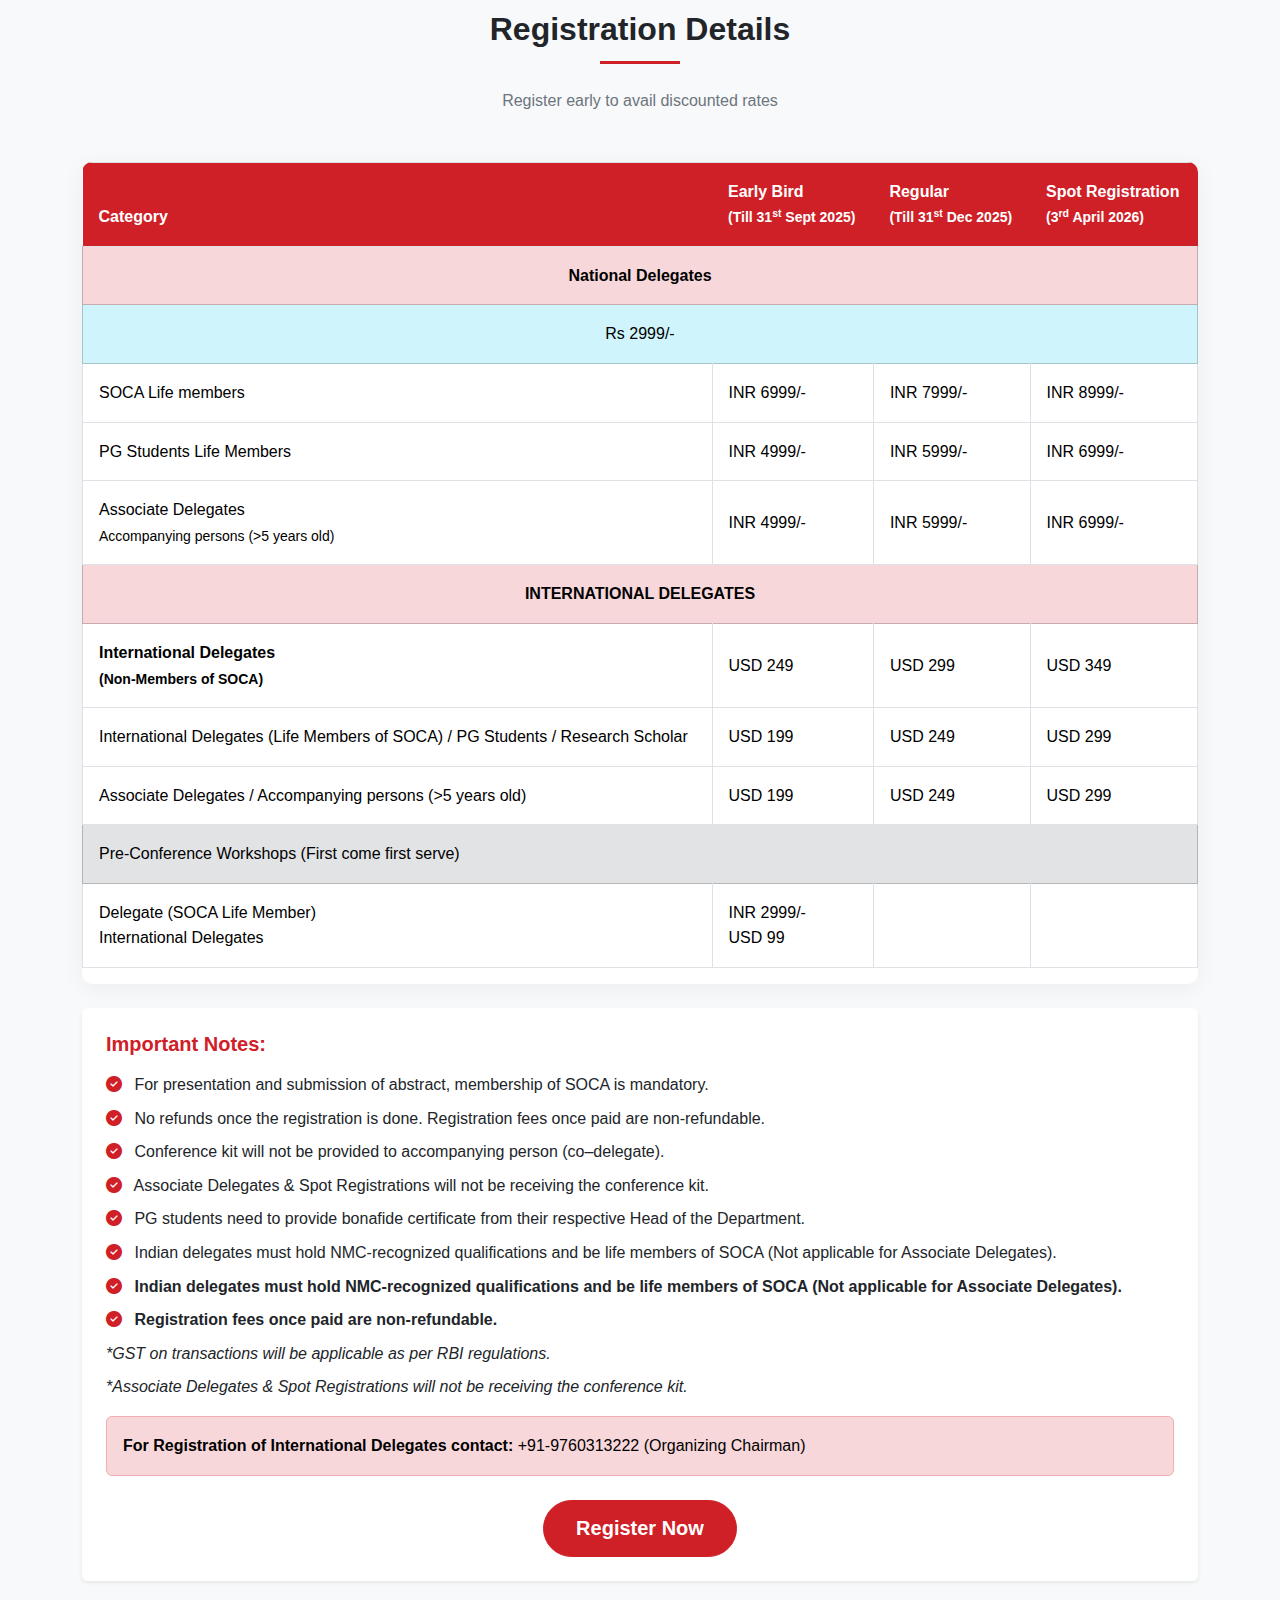
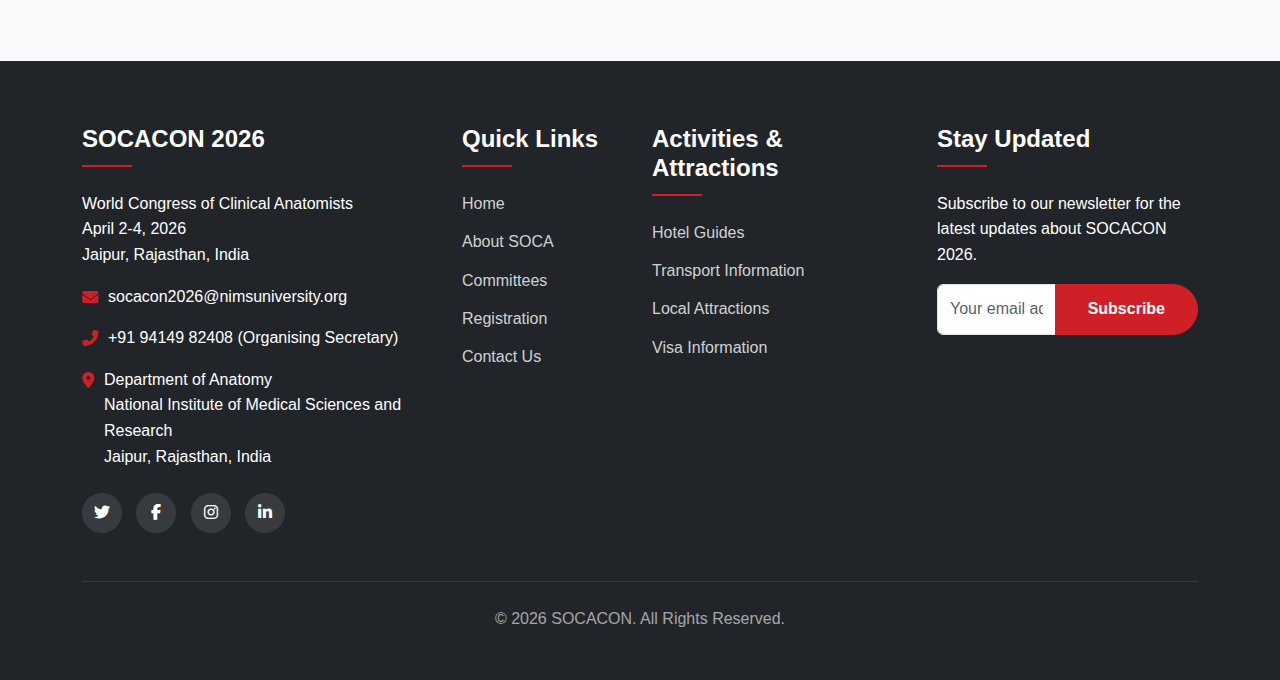
<file: registration.html>
<!DOCTYPE html>
<html lang="en">

<head>
    <meta charset="UTF-8" />
    <meta name="viewport" content="width=device-width, initial-scale=1.0" />
    <title>SOCACON 2026 - World Congress of Clinical Anatomists</title>
    <meta name="description" content="World Congress of Clinical Anatomists - SOCACON 2026, April 2-4, Jaipur, India" />

    <!-- fonts -->
    <link rel="preconnect" href="https://fonts.googleapis.com">
    <link rel="preconnect" href="https://fonts.gstatic.com" crossorigin>
    <link href="https://fonts.googleapis.com/css2?family=Manrope:wght@200;300;400;500;600;700;800&display=swap" rel="stylesheet">
    <link href="https://fonts.googleapis.com/css2?family=Syne:wght@400;500;600;700;800&display=swap" rel="stylesheet">

    <!-- Bootstrap CSS -->
    <link rel="stylesheet" href="https://cdn.jsdelivr.net/npm/bootstrap@5.3.0/dist/css/bootstrap.min.css">
    
    <!-- Bootstrap JS (Required for Carousel) -->
    <script src="https://cdn.jsdelivr.net/npm/bootstrap@5.3.0/dist/js/bootstrap.bundle.min.js"></script>
    
    <!-- Font Awesome -->
    <link rel="stylesheet" href="https://cdnjs.cloudflare.com/ajax/libs/font-awesome/6.4.0/css/all.min.css">
    <link rel="stylesheet" href="css/custom.css" />
    
</head>

<body class="custom-cursor">

    <div class="page-wrapper">
       <nav class="navbar navbar-expand-lg navbar-light sticky-top">
  <div class="container">
    <a class="navbar-brand" href="index.html">
      <img src="assets/images/socaconlogo.png" alt="SOCACON 2026 Logo" class="logo mt-2">
    </a>
    <button class="navbar-toggler" type="button" data-bs-toggle="collapse" data-bs-target="#navbarNav" 
            aria-controls="navbarNav" aria-expanded="false" aria-label="Toggle navigation">
      <span class="navbar-toggler-icon"></span>
    </button>
    
    <div class="collapse navbar-collapse" id="navbarNav">
      <ul class="navbar-nav ms-auto">
        <li class="nav-item">
          <a class="nav-link active" href="index.html">Home</a>
        </li>
        <li class="nav-item dropdown">
          <a class="nav-link dropdown-toggle d-flex align-items-center" href="#" id="navbarDropdown" role="button">About 
            
          </a>
          <ul class="dropdown-menu" aria-labelledby="navbarDropdown">
            <li><a class="dropdown-item" href="#">SOCACON 2026 Logo</a></li>
            <li><a class="dropdown-item" href="#">NIMS</a></li>
            <li><a class="dropdown-item" href="#">SOCA</a></li>
            <li><a class="dropdown-item" href="#">NJCA</a></li>
          </ul>
        </li>
        <li class="nav-item dropdown">
          <a class="nav-link dropdown-toggle d-flex align-items-center" href="#" id="navbarDropdown" role="button">
            Information 
            
          </a>
          <ul class="dropdown-menu" aria-labelledby="navbarDropdown">
            <li><a class="dropdown-item" href="#">Welcoming Remark</a></li>
            <li><a class="dropdown-item" href="committees.html">Organisers</a></li>
            <li><a class="dropdown-item" href="#">News Updates</a></li>
          </ul>
        </li>
       <li class="nav-item dropdown">
          <a class="nav-link dropdown-toggle d-flex align-items-center" href="#" id="navbarDropdown" role="button">Programme</a>
          <ul class="dropdown-menu" aria-labelledby="navbarDropdown">
            <li><a class="dropdown-item" href="#">Programme</a></li>
            <li><a class="dropdown-item" href="#">Speakers</a></li>
            <li><a class="dropdown-item" href="#">Abstract Submission</a></li>
            <li><a class="dropdown-item" href="#">Symposium Proposal Submission</a></li>
            <li><a class="dropdown-item" href="#">Pre-Conference Workshop</a></li>
          </ul>
        </li>

        <!-- Dropdown with arrow -->
        <li class="nav-item dropdown">
          <a class="nav-link dropdown-toggle d-flex align-items-center" href="#" id="navbarDropdown" role="button">
            Registration 
            
          </a>
          <ul class="dropdown-menu" aria-labelledby="navbarDropdown">
            <li><a class="dropdown-item" href="registration-and-payment.html">Registration & Payment</a></li>
            <li><a class="dropdown-item" href="#">Visa Information</a></li>
          </ul>
        </li>

        <!-- Dropdown with arrow -->
        <li class="nav-item dropdown">
          <a class="nav-link dropdown-toggle d-flex align-items-center" href="#" id="navbarDropdown2" role="button">
            Activities & Attractions
            
          </a>
          <ul class="dropdown-menu" aria-labelledby="navbarDropdown2">
            <li><a class="dropdown-item" href="hotel-guides.html">Hotel Guides</a></li>
            <li><a class="dropdown-item" href="transport-information.html">Transport Information</a></li>
            <li><a class="dropdown-item" href="local-attractions.html">Local attractions</a></li>
          </ul>
        </li>
        <li class="nav-item">
          <a class="nav-link" href="#">Sponsors</a>
        </li>
        <li class="nav-item">
          <a class="nav-link" href="contact.html">Contact</a>
        </li>
      </ul>
    </div>
  </div>
</nav>

         <section class="hero-section d-flex align-items-center text-center" 
         style="background-image: url('assets/images/backgrounds/slide01.webp'); 
                background-size: cover; 
                background-position: center; 
                height: 50vh; 
                position: relative;">

  <!-- Dark overlay -->
  <div class="overlay" style="position: absolute; top:0; left:0; width:100%; height:100%; background: rgba(0,0,0,0.5);"></div>

  <div class="container position-relative">
    <div class="hero-content text-white">
      <h1 class="display-4 fw-bold">Registration</h1>
      <p class="lead mb-4">We are committed to excellence and innovation.</p>
      
      <!-- Breadcrumb -->
      <div class="thm-breadcrumb__box mb-4">
        <ul class="thm-breadcrumb list-unstyled d-flex justify-content-center">
          <li><a href="index.html" class="text-white text-decoration-none">Home</a></li>
          <li class="mx-2 text-white">-</li>
          <li class="text-white">Registration</li>
        </ul>
      </div>

      <!-- Call to Action Button -->
      <a href="contact.html" class="btn btn-danger btn-lg px-4">Contact Us</a>
    </div>
  </div>
</section>
        <!--Page Header End-->

      


  

    <!-- Important Dates Section -->
    <section class="section">
        <div class="container">
            <div class="section-title">
                <h2>Important Dates – SOCACON 2026</h2>
                <p>Mark your calendar for these important deadlines</p>
            </div>
            
            <div class="row">
                <div class="col-lg-6">
                    <div class="date-card">
                        <div class="date-box">
                            <div class="date-day">30</div>
                            <div class="date-month">Aug</div>
                        </div>
                        <div class="date-content">
                            <h4>Registration, Abstract & Symposium Proposal Submissions Open</h4>
                            <p class="text-muted mb-0">August 30, 2025</p>
                        </div>
                    </div>
                    
                    <div class="date-card">
                        <div class="date-box">
                            <div class="date-day">30</div>
                            <div class="date-month">Sep</div>
                        </div>
                        <div class="date-content">
                            <h4>Early Bird Registration Ends</h4>
                            <p class="text-muted mb-0">September 30, 2025</p>
                        </div>
                    </div>
                </div>
                
                <div class="col-lg-6">
                    <div class="date-card">
                        <div class="date-box">
                            <div class="date-day">01</div>
                            <div class="date-month">Oct</div>
                        </div>
                        <div class="date-content">
                            <h4>Regular Registration Begins</h4>
                            <p class="text-muted mb-0">October 1, 2025</p>
                        </div>
                    </div>
                    
                    <div class="date-card">
                        <div class="date-box">
                            <div class="date-day">15</div>
                            <div class="date-month">Dec</div>
                        </div>
                        <div class="date-content">
                            <h4>Symposium Proposal Submission Deadline</h4>
                            <p class="text-muted mb-0">December 15, 2025</p>
                        </div>
                    </div>
                </div>
                <div class="col-lg-6">
                    <div class="date-card">
                        <div class="date-box">
                            <div class="date-day">01</div>
                            <div class="date-month">Jan</div>
                        </div>
                        <div class="date-content">
                            <h4>Abstract Submission Deadline</h4>
                            <p class="text-muted mb-0">January 01, 2026</p>
                        </div>
                    </div>
                    <div class="date-card">
                        <div class="date-box">
                            <div class="date-day">15</div>
                            <div class="date-month">Jan</div>
                        </div>
                        <div class="date-content">
                            <h4>Registration Closes & Symposium Acceptance Notification</h4>
                            <p class="text-muted mb-0">January 15, 2026</p>
                        </div>
                    </div>
                </div>
                <div class="col-lg-6">
                     <div class="date-card">
                        <div class="date-box">
                            <div class="date-day">31</div>
                            <div class="date-month">Jan</div>
                        </div>
                        <div class="date-content">
                            <h4>Abstract Acceptance Notification</h4>
                            <p class="text-muted mb-0">January 31, 2026</p>
                        </div>
                    </div>
                    <div class="date-card">
                        <div class="date-box">
                            <div class="date-day">02-04</div>
                            <div class="date-month">Apr</div>
                        </div>
                        <div class="date-content">
                            <h4>Conference Days</h4>
                            <p class="text-muted mb-0">April 02-04, 2026</p>
                        </div>
                    </div>
                </div>
            </div>
            
            <div class="text-center mt-4">
                <a href="registration.html" class="btn btn-primary">View All Important Dates</a>
            </div>
        </div>
    </section>
<!-- Registration Section -->
<section class="section bg-light">
  <div class="container">
    <div class="section-title">
      <h2>Registration Details</h2>
      <p>Register early to avail discounted rates</p>
    </div>

    <div class="registration-table">
      <div class="table-responsive">
        <table class="table table-hover table-bordered table-custom">
          <thead>
            <tr>
              <th>Category</th>
              <th>Early Bird<br><small>(Till 31<sup>st</sup> Sept 2025)</small></th>
              <th>Regular<br><small>(Till 31<sup>st</sup> Dec 2025)</small></th>
              <th>Spot Registration<br><small>(3<sup>rd</sup> April 2026)</small></th>
            </tr>
          </thead>
          <tbody>
            <!-- National Delegates -->
            <tr class="table-danger">
              <td colspan="4" class="text-center fw-bold">National Delegates</td>
            </tr>
            <tr class="table-info">
              <td colspan="4" class="text-center">Rs 2999/-</td>
            </tr>
            <tr>
              <td class="text-start">SOCA Life members</td>
              <td>INR 6999/-</td>
              <td>INR 7999/-</td>
              <td>INR 8999/-</td>
            </tr>
            <tr>
              <td class="text-start">PG Students Life Members</td>
              <td>INR 4999/-</td>
              <td>INR 5999/-</td>
              <td>INR 6999/-</td>
            </tr>
            <tr>
              <td class="text-start">Associate Delegates<br><small>Accompanying persons (&gt;5 years old)</small></td>
              <td>INR 4999/-</td>
              <td>INR 5999/-</td>
              <td>INR 6999/-</td>
            </tr>

            <!-- International Delegates -->
            <tr class="table-danger">
              <td colspan="4" class="text-center fw-bold">INTERNATIONAL DELEGATES</td>
            </tr>
            <tr>
              <td class="text-start fw-bold">International Delegates<br><small>(Non-Members of SOCA)</small></td>
              <td>USD 249</td>
              <td>USD 299</td>
              <td>USD 349</td>
            </tr>
            <tr>
              <td class="text-start">International Delegates (Life Members of SOCA) / PG Students / Research Scholar</td>
              <td>USD 199</td>
              <td>USD 249</td>
              <td>USD 299</td>
            </tr>
            <tr>
              <td class="text-start">Associate Delegates / Accompanying persons (&gt;5 years old)</td>
              <td>USD 199</td>
              <td>USD 249</td>
              <td>USD 299</td>
            </tr>

            <!-- Workshops -->
            <tr class="table-secondary">
              <td class="text-start" colspan="4">Pre-Conference Workshops (First come first serve)</td>
            </tr>
            <tr>
              <td class="text-start">
                Delegate (SOCA Life Member)<br />International Delegates
              </td>
              <td>INR 2999/-<br />USD 99</td>
              <td></td>
              <td></td>
            </tr>
          </tbody>
        </table>
      </div>
    </div>

    <!-- Notes -->
    <div class="mt-4 p-4 bg-white rounded shadow-sm">
      <h5 class="text-red mb-3">Important Notes:</h5>
      <ul class="list-unstyled">
        <li class="mb-2"><i class="fas fa-check-circle text-red me-2"></i> For presentation and submission of abstract, membership of SOCA is mandatory.</li>
        <li class="mb-2"><i class="fas fa-check-circle text-red me-2"></i> No refunds once the registration is done. Registration fees once paid are non-refundable.</li>
        <li class="mb-2"><i class="fas fa-check-circle text-red me-2"></i> Conference kit will not be provided to accompanying person (co–delegate).</li>
        <li class="mb-2"><i class="fas fa-check-circle text-red me-2"></i> Associate Delegates &amp; Spot Registrations will not be receiving the conference kit.</li>
        <li class="mb-2"><i class="fas fa-check-circle text-red me-2"></i> PG students need to provide bonafide certificate from their respective Head of the Department.</li>
        <li class="mb-2"><i class="fas fa-check-circle text-red me-2"></i> Indian delegates must hold NMC-recognized qualifications and be life members of SOCA (Not applicable for Associate Delegates).</li>
        <li class="mb-2 fw-bold"><i class="fas fa-check-circle text-red me-2 "></i> Indian delegates must hold NMC-recognized qualifications and be life members of SOCA (Not applicable for Associate Delegates).</li>
        <li class="mb-2 fw-bold"><i class="fas fa-check-circle text-red me-2"></i> Registration fees once paid are non-refundable.
</li>
        <li class="mb-2"><em>*GST on transactions will be applicable as per RBI regulations.</em></li>
        <li class="mb-2"><em>*Associate Delegates & Spot Registrations will not be receiving the conference kit.

</em></li>
      </ul>

      <div class="alert alert-danger mt-3 text-black">
        <strong class="">For Registration of International Delegates contact:</strong> +91‐9760313222 (Organizing Chairman)
      </div>

      <div class="text-center mt-4">
        <a href="registration.html" class="btn btn-primary btn-lg">Register Now</a>
      </div>
    </div>
  </div>
</section>

      

            <!-- Footer -->
    <footer class="footer">
        <div class="container">
            <div class="row">
                <div class="col-lg-4 mb-4 mb-lg-0">
                    <h4 class="footer-title">SOCACON 2026</h4>
                    <p>World Congress of Clinical Anatomists<br>April 2-4, 2026<br>Jaipur, Rajasthan, India</p>
                    
                    <ul class="footer-contact">
                        <li>
                            <i class="fas fa-envelope"></i>
                            <span>socacon2026@nimsuniversity.org</span>
                        </li>
                        <li>
                            <i class="fas fa-phone-alt"></i>
                            <span>+91 94149 82408 (Organising Secretary)</span>
                        </li>
                        <li>
                            <i class="fas fa-map-marker-alt"></i>
                            <span>Department of Anatomy<br>National Institute of Medical Sciences and Research<br>Jaipur, Rajasthan, India</span>
                        </li>
                    </ul>
                    
                    <div class="social-links">
                        <a href="https://x.com/SOCACON2026"><i class="fab fa-twitter"></i></a>
                        <a href="https://www.facebook.com/profile.php?id=61579111797027"><i class="fab fa-facebook-f"></i></a>
                        <a href="https://www.instagram.com/socacon_2026/"><i class="fab fa-instagram"></i></a>
                        <a href="https://www.linkedin.com/company/108124476/admin/dashboard/"><i class="fab fa-linkedin-in"></i></a>
                    </div>
                </div>
                
                <div class="col-lg-2 col-md-6 mb-4 mb-md-0">
                    <h4 class="footer-title">Quick Links</h4>
                    <ul class="footer-links">
                        <li><a href="index.html">Home</a></li>
                        <li><a href="about.html">About SOCA</a></li>
                        <li><a href="committees.html">Committees</a></li>
                        <li><a href="registration.html">Registration</a></li>
                        <li><a href="contact.html">Contact Us</a></li>
                    </ul>
                </div>
                
                <div class="col-lg-3 col-md-6 mb-4 mb-md-0">
                    <h4 class="footer-title">Activities & Attractions</h4>
                    <ul class="footer-links">
                        <li><a href="hotel-guides.html">Hotel Guides</a></li>
                        <li><a href="transport-information.html">Transport Information</a></li>
                        <li><a href="local-attractions.html">Local Attractions</a></li>
                        <li><a href="#">Visa Information</a></li>
                    </ul>
                </div>
                
                <div class="col-lg-3">
                    <h4 class="footer-title">Stay Updated</h4>
                    <p>Subscribe to our newsletter for the latest updates about SOCACON 2026.</p>
                    
                    <form class="mt-3">
                        <div class="input-group">
                            <input type="email" class="form-control" placeholder="Your email address" aria-label="Your email address">
                            <button class="btn btn-primary" type="button">Subscribe</button>
                        </div>
                    </form>
                </div>
            </div>
            
            <div class="copyright">
                <p>&copy; 2026 SOCACON. All Rights Reserved.</p>
            </div>
        </div>
    </footer>

  
  
    <!-- Custom JS -->
    <script>
        // Simple smooth scroll functionality
        document.querySelectorAll('a[href^="#"]').forEach(anchor => {
            anchor.addEventListener('click', function (e) {
                e.preventDefault();
                
                const targetId = this.getAttribute('href');
                if (targetId === '#') return;
                
                const targetElement = document.querySelector(targetId);
                if (targetElement) {
                    window.scrollTo({
                        top: targetElement.offsetTop - 80,
                        behavior: 'smooth'
                    });
                }
            });
        });
    </script>
</body>
</html>
</file>
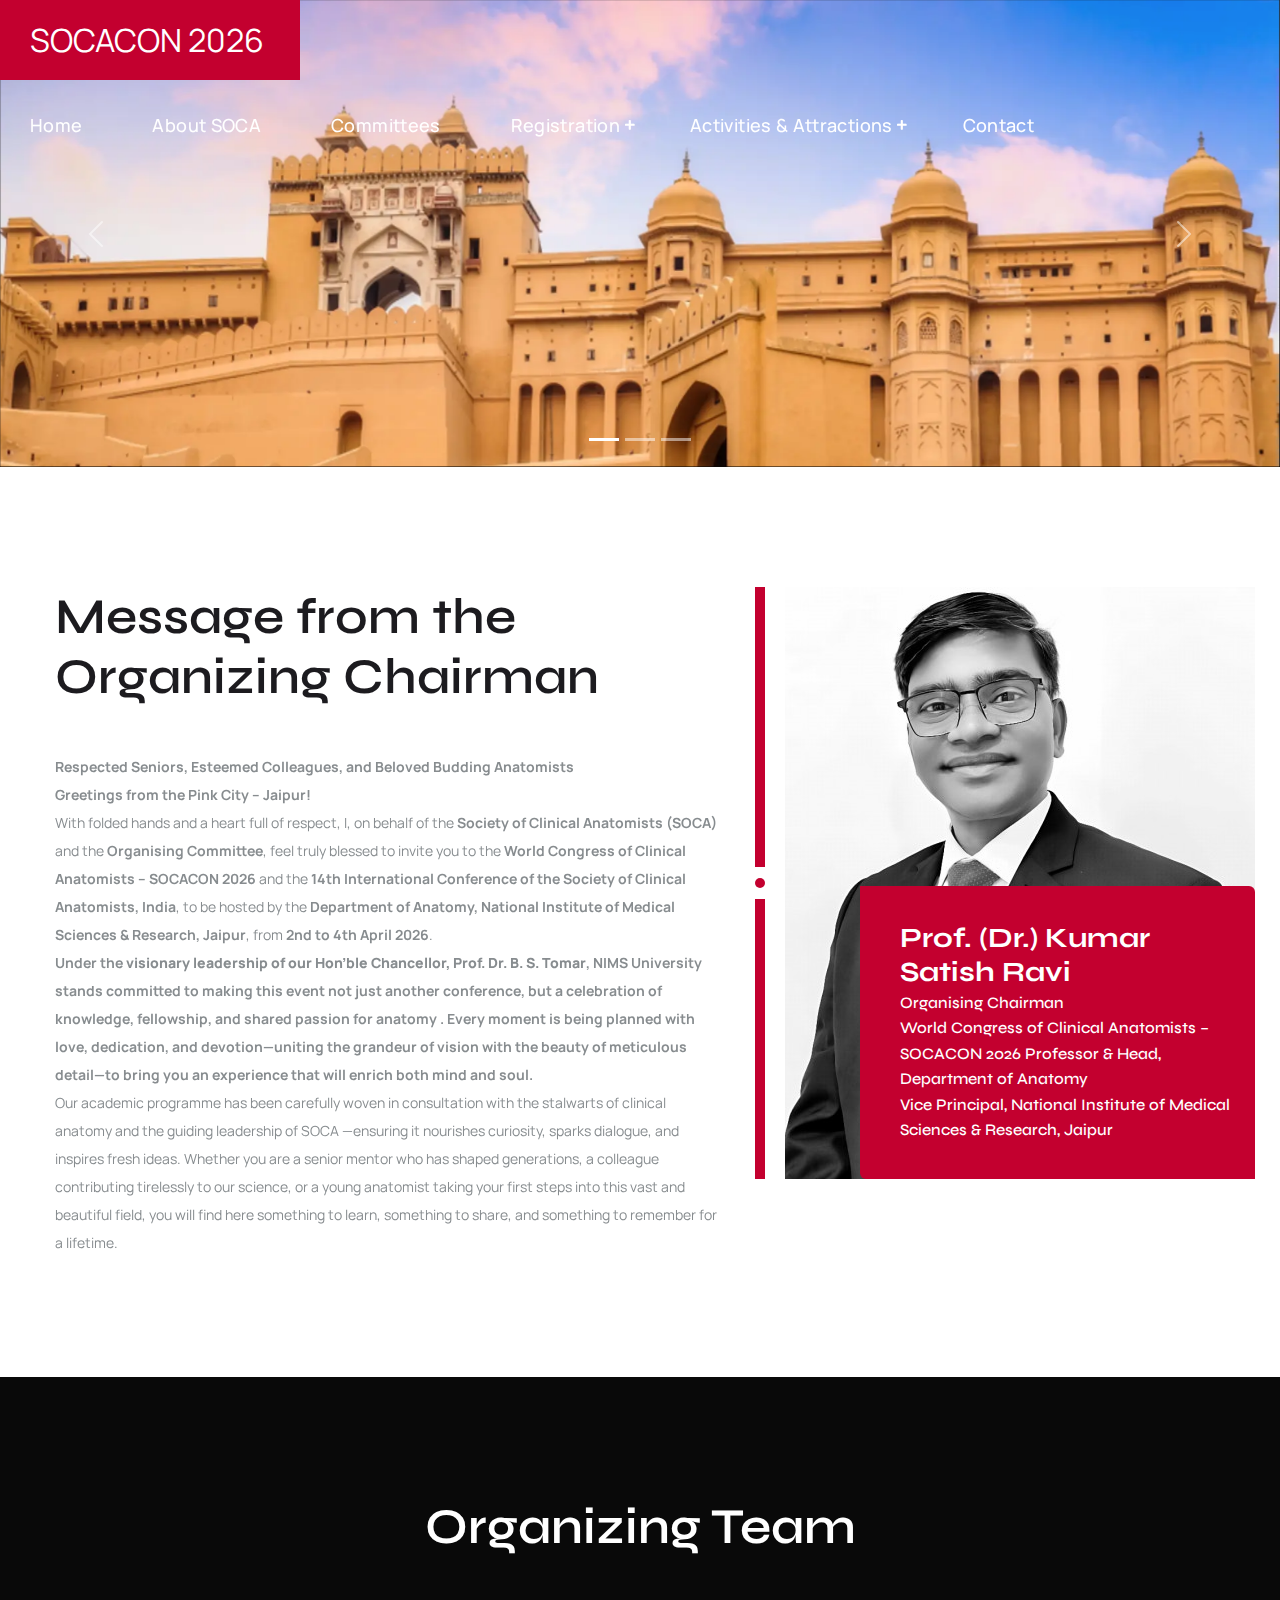
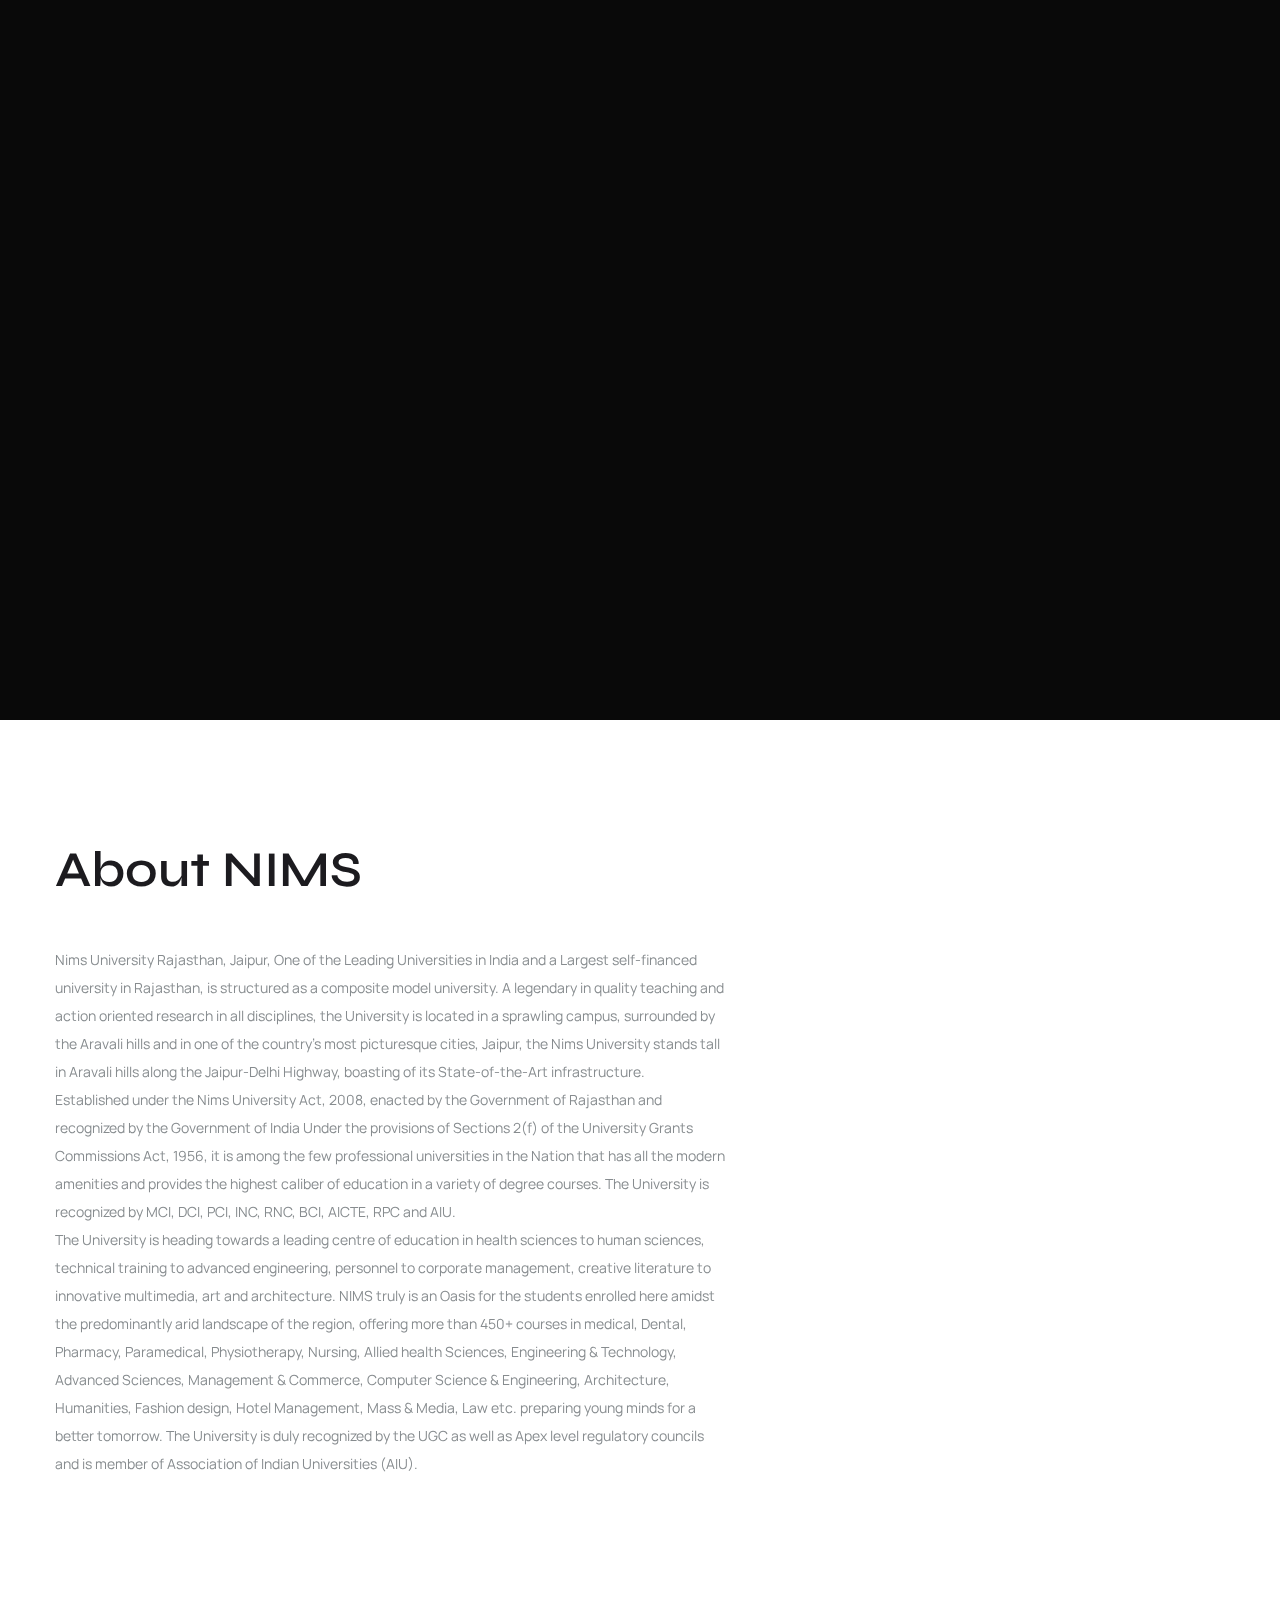
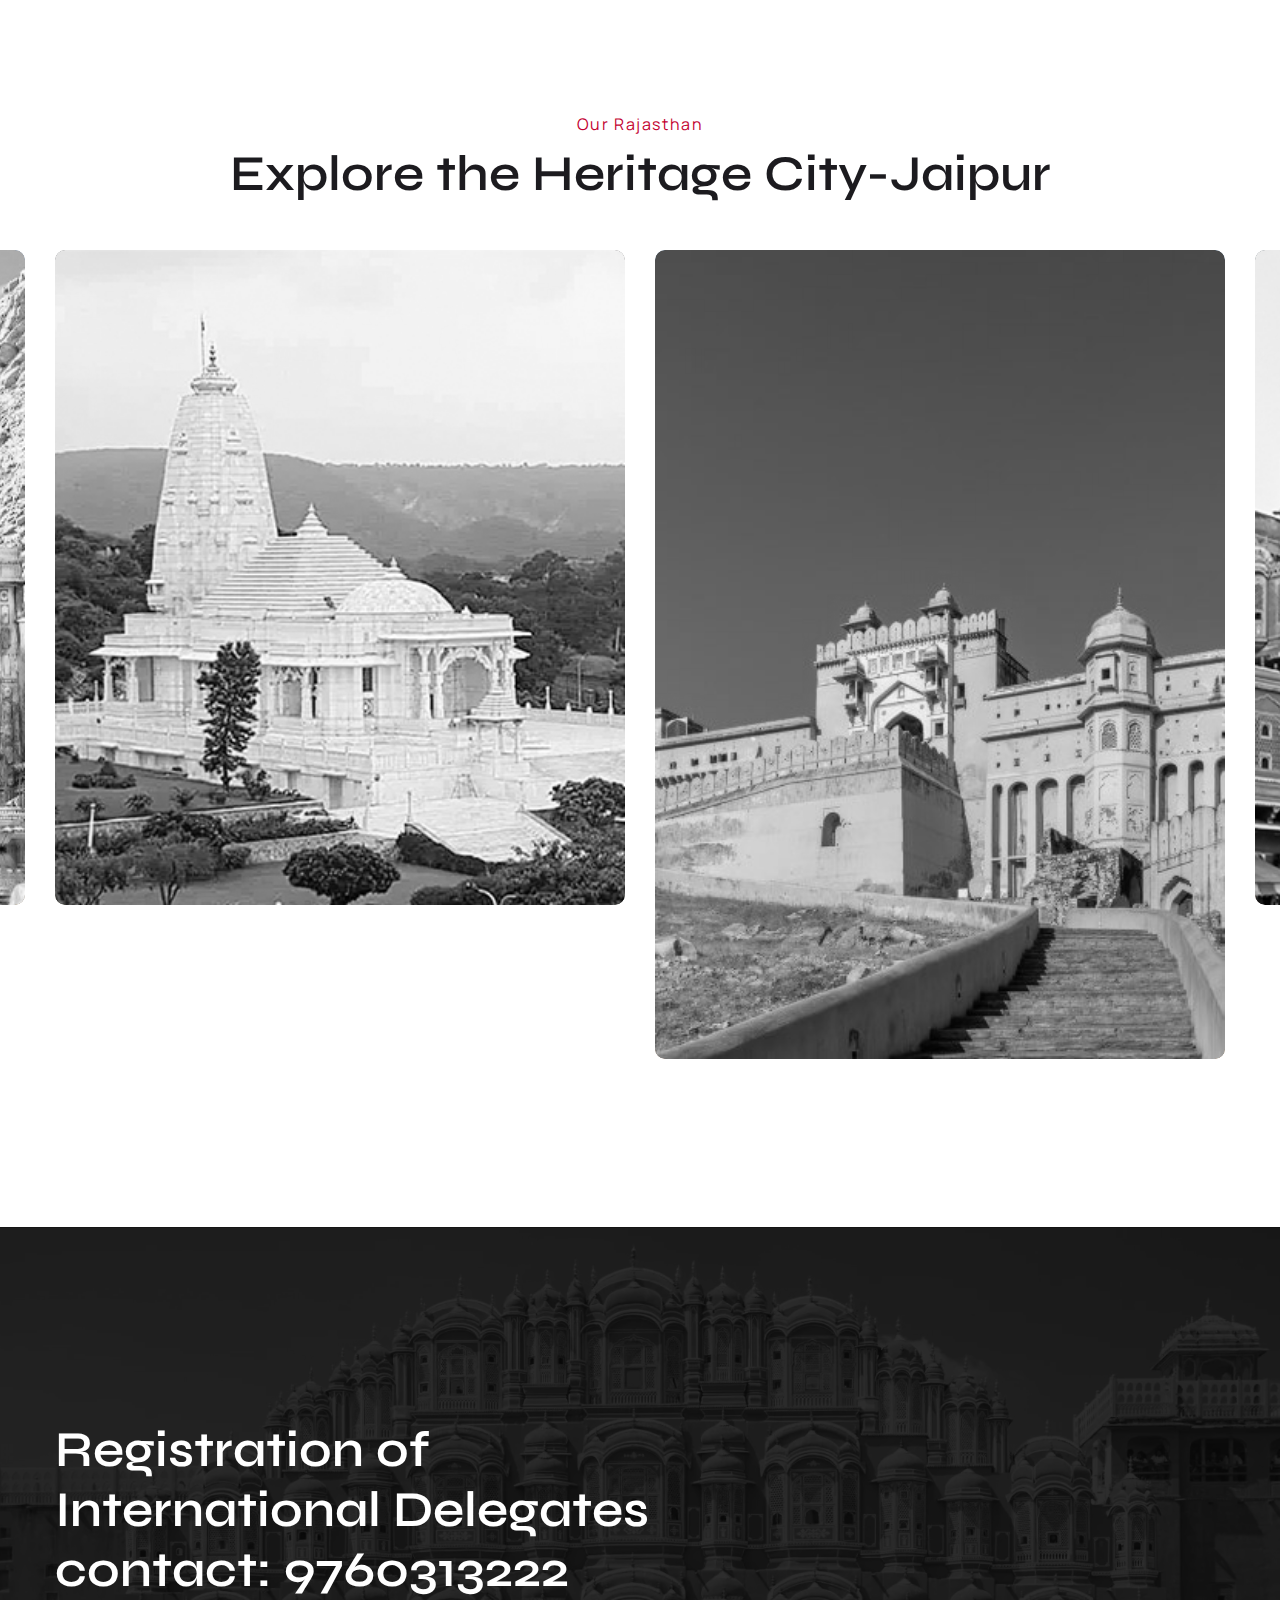
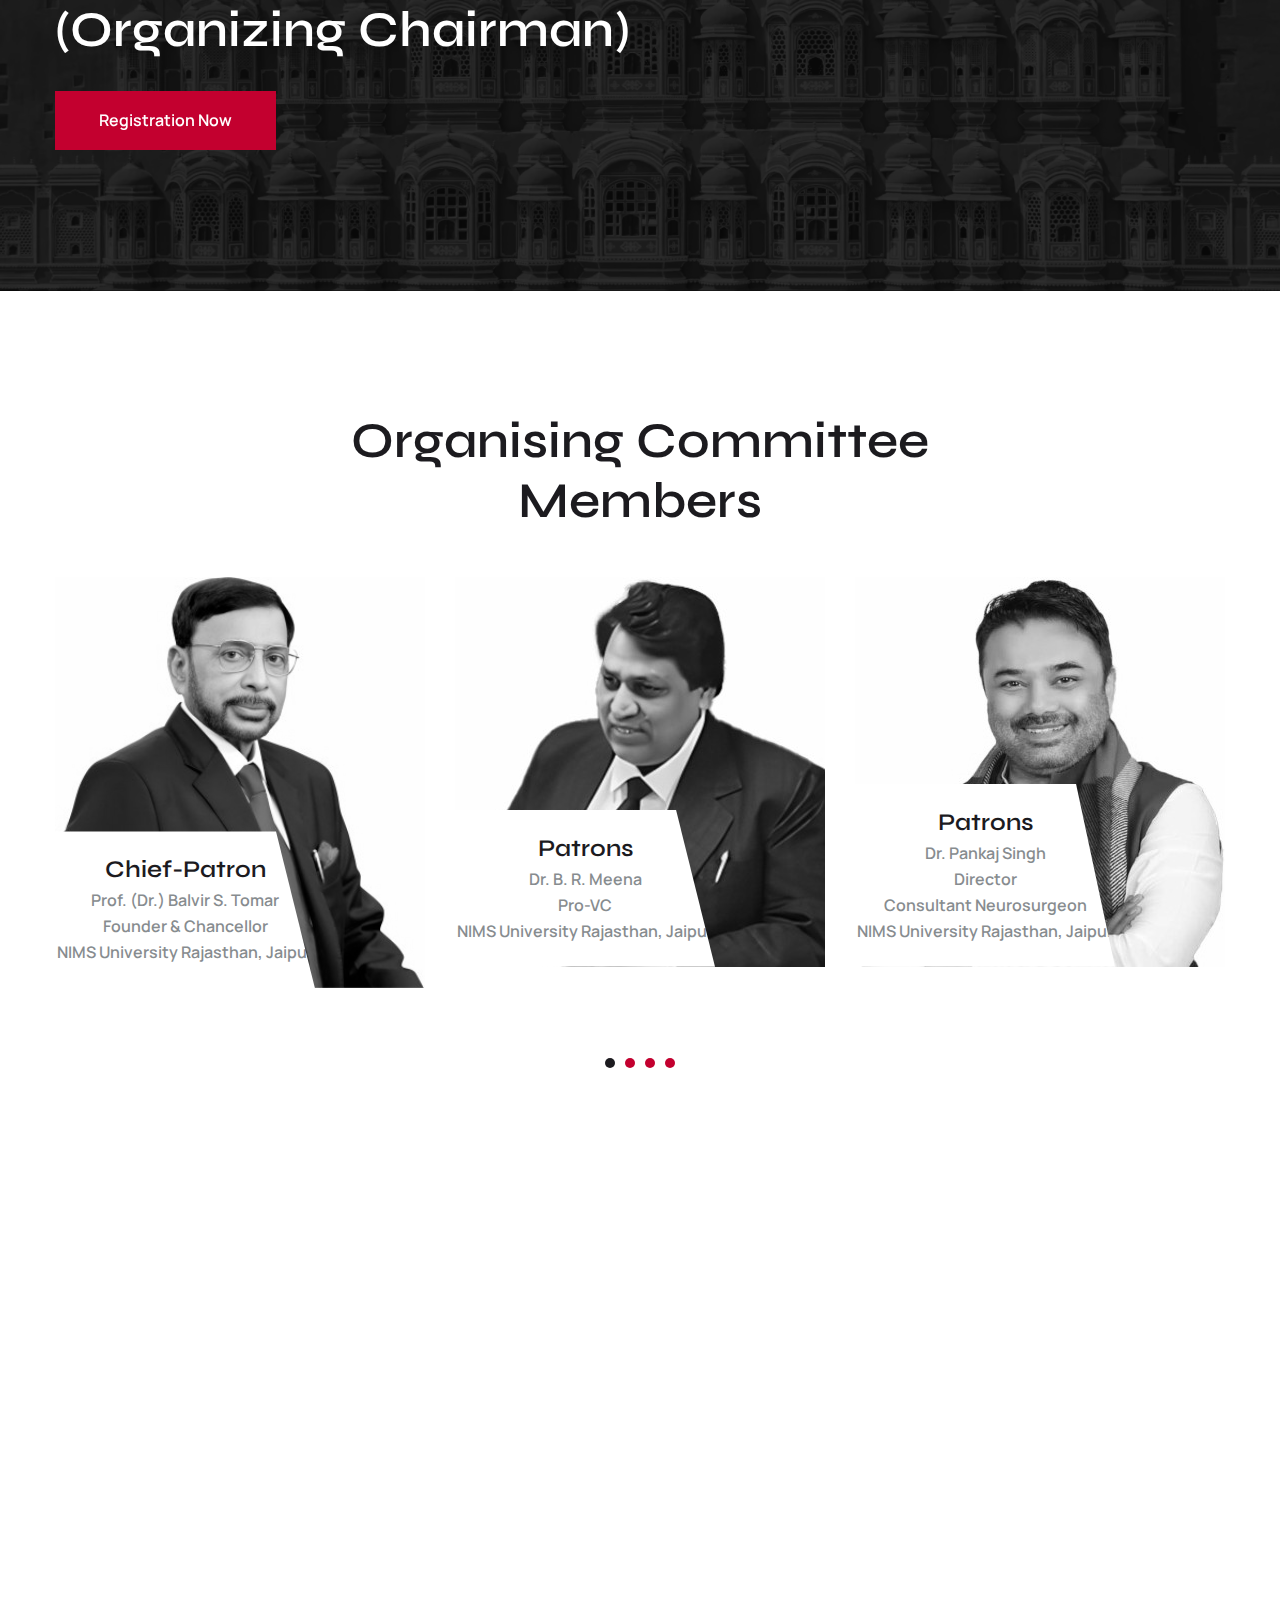
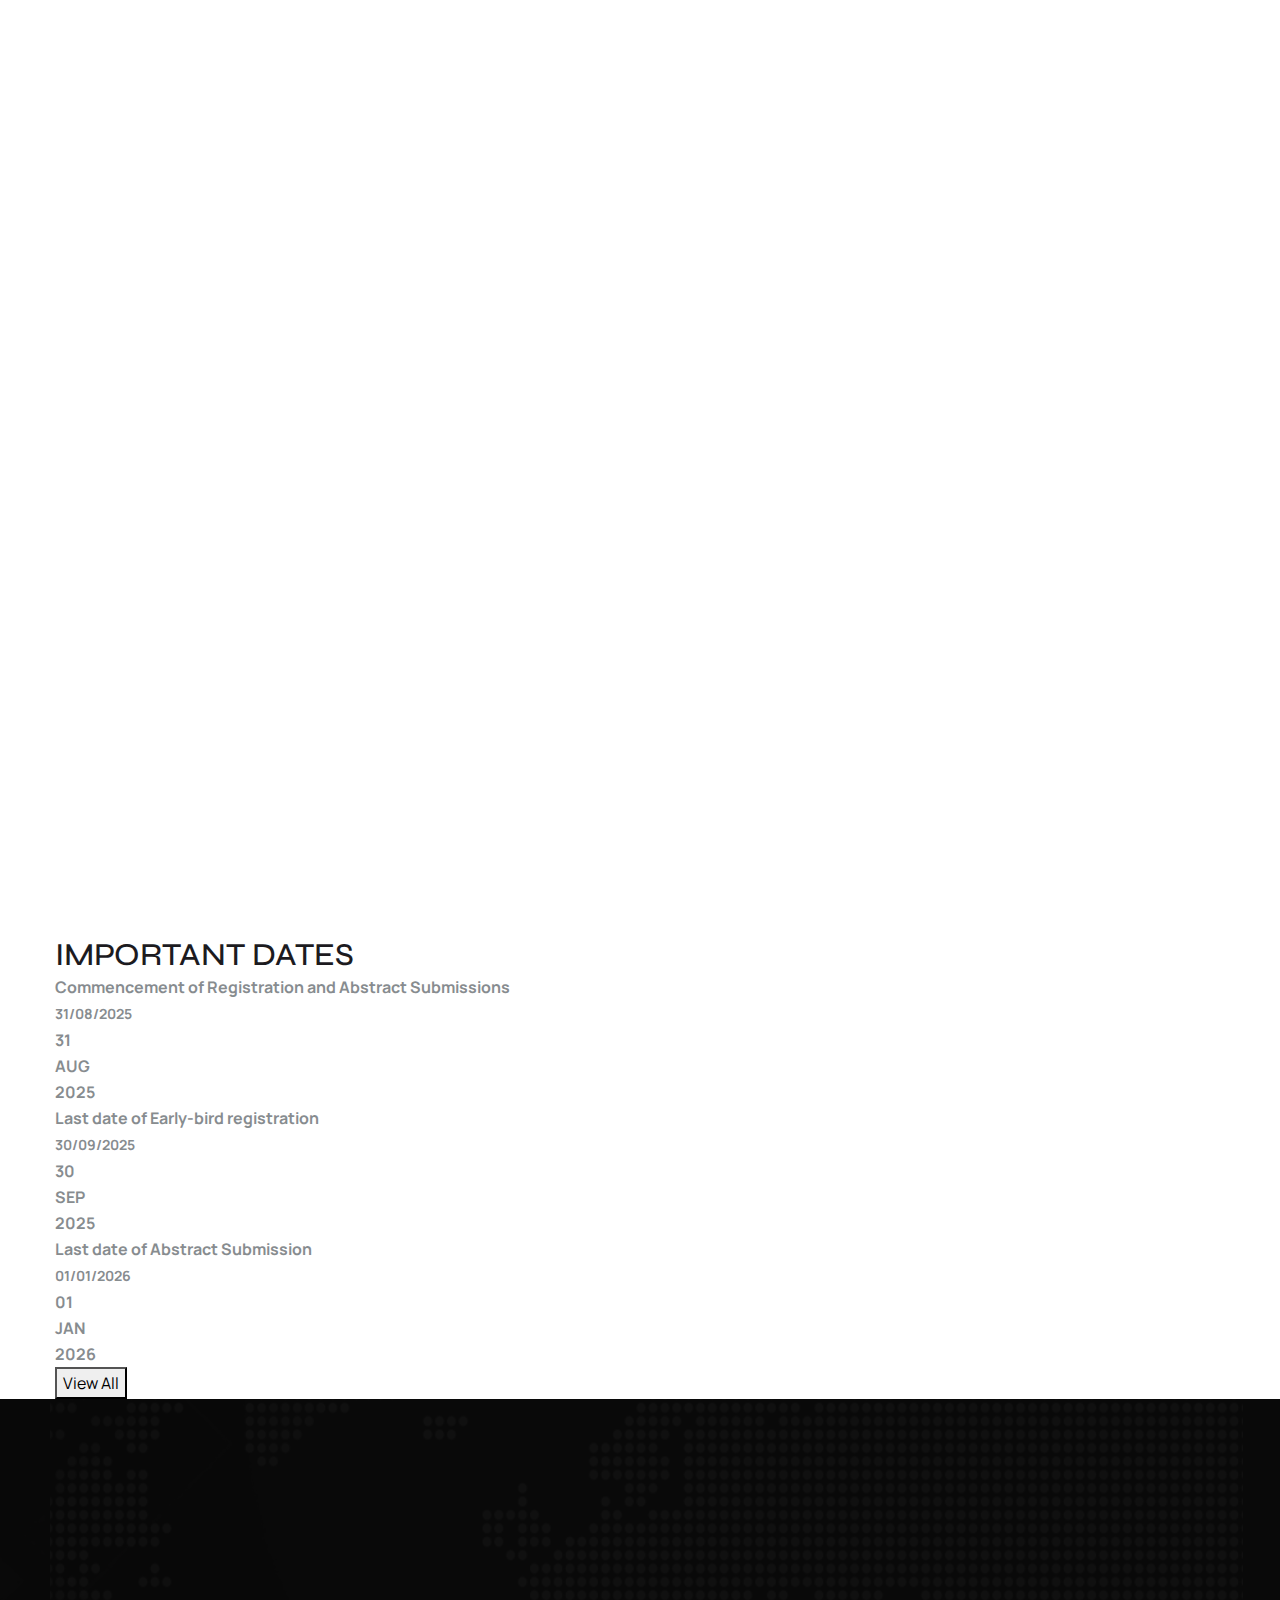
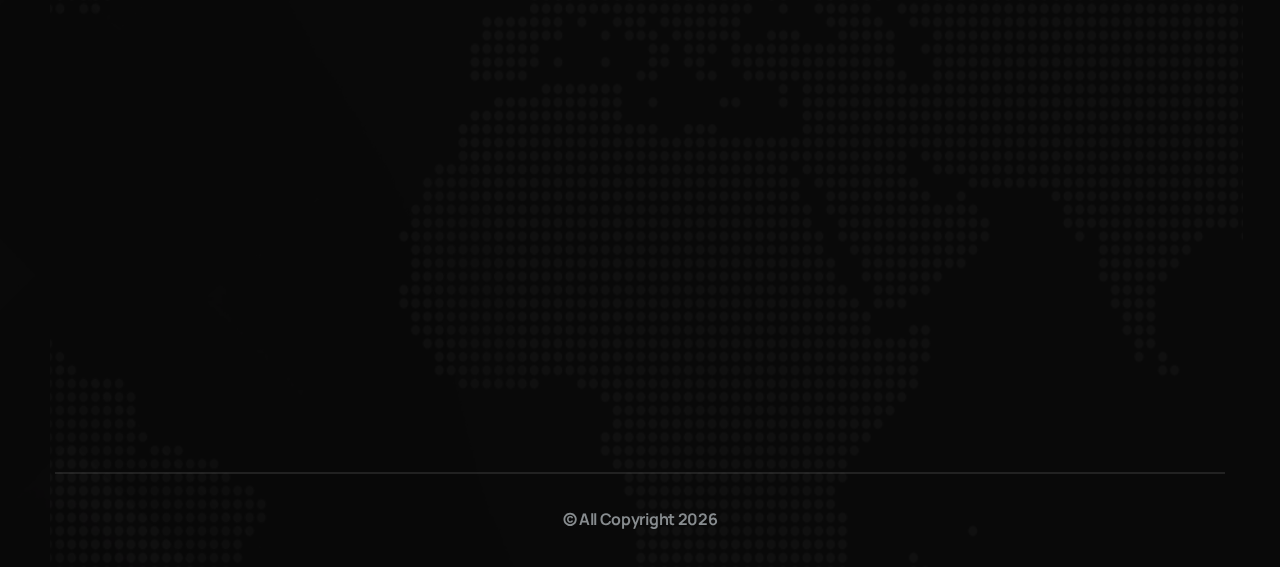
<file: testing.html>
<!DOCTYPE html>
<html lang="en">

<head>
    <meta charset="UTF-8" />
    <meta name="viewport" content="width=device-width, initial-scale=1.0" />
    <title>Socacon 2026 </title>
    <!-- favicons Icons -->
    <!-- <link rel="apple-touch-icon" sizes="180x180" href="assets/images/favicons/apple-touch-icon.png" />
    <link rel="icon" type="image/png" sizes="32x32" href="assets/images/favicons/favicon-32x32.png" />
    <link rel="icon" type="image/png" sizes="16x16" href="assets/images/favicons/favicon-16x16.png" /> -->
    <link rel="manifest" href="assets/images/favicons/site.webmanifest" />
    <meta name="description" content="Socacon 2026 " />

    <!-- fonts -->
    <link rel="preconnect" href="https://fonts.googleapis.com">

    <link rel="preconnect" href="https://fonts.gstatic.com" crossorigin>

    <link href="https://fonts.googleapis.com/css2?family=Manrope:wght@200;300;400;500;600;700;800&display=swap"
        rel="stylesheet">

    <link href="https://fonts.googleapis.com/css2?family=Syne:wght@400;500;600;700;800&display=swap" rel="stylesheet">

    <link rel="stylesheet" href="assets/vendors/bootstrap/css/bootstrap.min.css" />
    <link rel="stylesheet" href="assets/vendors/animate/animate.min.css" />
    <link rel="stylesheet" href="assets/vendors/animate/custom-animate.css" />
    <link rel="stylesheet" href="assets/vendors/fontawesome/css/all.min.css" />
    <link rel="stylesheet" href="assets/vendors/jarallax/jarallax.css" />
    <link rel="stylesheet" href="assets/vendors/jquery-magnific-popup/jquery.magnific-popup.css" />
    <link rel="stylesheet" href="assets/vendors/odometer/odometer.min.css" />
    <link rel="stylesheet" href="assets/vendors/swiper/swiper.min.css" />
    <link rel="stylesheet" href="assets/vendors/futxo-icons/style.css">
    <link rel="stylesheet" href="assets/vendors/owl-carousel/owl.carousel.min.css" />
    <link rel="stylesheet" href="assets/vendors/owl-carousel/owl.theme.default.min.css" />
    <link rel="stylesheet" href="assets/vendors/bootstrap-select/css/bootstrap-select.min.css" />
    <link rel="stylesheet" href="assets/vendors/jquery-ui/jquery-ui.css" />
    <link rel="stylesheet" href="assets/vendors/reey-font/stylesheet.css" />

    <!-- template styles -->
    <link rel="stylesheet" href="assets/css/socacon.css" />
    <link rel="stylesheet" href="assets/css/socacon-responsive.css" />
</head>

<body class="custom-cursor">

    <!-- <div class="custom-cursor__cursor"></div>
    <div class="custom-cursor__cursor-two"></div>





    <div class="preloader">
        <div class="preloader__image"></div>
    </div> -->
    <!-- /.preloader -->


    <!-- Start sidebar widget content -->
    <!-- <div class="xs-sidebar-group info-group info-sidebar">
        <div class="xs-overlay xs-bg-black"></div>
        <div class="xs-sidebar-widget">
            <div class="sidebar-widget-container">
                <div class="widget-heading">
                    <a href="#" class="close-side-widget">X</a>
                </div>
                <div class="sidebar-textwidget">
                    <div class="sidebar-info-contents">
                        <div class="content-inner">
                            <div class="logo">
                                <a href="index.html"><img src="assets/images/resources/logo-1.png" alt="" /></a>
                            </div>
                            <div class="content-box">
                                <h4>About Us</h4>
                                <p>Lorem ipsum dolor sit amet, consectetur elit, sed do eiusmod tempor incididunt ut
                                    labore et magna aliqua. Ut enim ad minim veniam laboris.</p>
                            </div>
                            <div class="form-inner">
                                <h4>Get a free quote</h4>
                                <form action="assets/inc/sendemail.php" class="contact-form-validated"
                                    novalidate="novalidate">
                                    <div class="form-group">
                                        <input type="text" name="name" placeholder="Name" required="">
                                    </div>
                                    <div class="form-group">
                                        <input type="email" name="email" placeholder="Email" required="">
                                    </div>
                                    <div class="form-group">
                                        <textarea name="message" placeholder="Message..."></textarea>
                                    </div>
                                    <div class="form-group message-btn">
                                        <button type="submit" class="thm-btn form-inner__btn">Submit Now <span></span>
                                            <span></span> <span></span> <span></span> <span></span> </button>
                                    </div>
                                </form>
                                <div class="result"></div>
                            </div>
                        </div>
                    </div>
                </div>
            </div>
        </div>
    </div> -->
    <!-- End sidebar widget content -->


    <div class="page-wrapper">
        <header class="main-header-three">
            <nav class="main-menu main-menu-three">
                <div class="main-menu-three__wrapper">
                    <div class="main-menu-three__wrapper-inner">
                        <div class="main-menu-three__left">
                            <div class="main-menu-three__logo">
                                <!-- <a href="index.html"><img src="assets/images/resources/logo.jpg" width="30px" alt=""></a> -->
                                <a href="index.html" class="text-white fa-2x">SOCACON 2026</a>
                            </div>
                            <div class="main-menu-three__main-menu-box">
                                <a href="#" class="mobile-nav__toggler"><i class="fa fa-bars"></i></a>
                                <ul class="main-menu__list">
                                    <li>
                                        <a href="index.html">Home</a>
                                    </li>
                                    <li>
                                        <a href="about.html">About SOCA</a>
                                    </li>
                                    <li>
                                        <a href="committees.html">Committees</a>
                                    </li>
                                    <li class="dropdown">
                                        <a href="registration.html">Registration</a>
                                        <ul class="sub-menu">
                                            <li><a href="registration-and-payment.html">Registration &amp; Payment</a></li>
                                            <li><a href="#">Visa Information</a></li>

                                        </ul>
                                    </li>
                                    <li class="dropdown">
                                        <a href="#">Activities & Attractions</a>
                                        <ul class="sub-menu">
                                            <li><a href="hotel-guides.html">Hotel Guides</a></li>
                                            <li><a href="transport-information.html">Transport Information</a></li>
                                            <li><a href="local-attractions.html">Local attractions</a></li>
                                        </ul>
                                    </li>

                                    <li>
                                        <a href="contact.html">Contact</a>
                                    </li>
                                </ul>
                            </div>
                        </div>
                        <!-- <div class="main-menu-three__right">
                            <div class="main-menu-three__search-box">
                                <a href="#"
                                    class="main-menu-three__search search-toggler icon-search"><span>Search...</span></a>
                            </div>
                            <div class="main-menu-three__call">
                                <div class="main-menu-three__call-icon">
                                    <span class="icon-telephone-1"></span>
                                </div>
                                <div class="main-menu-three__call-content">
                                    <p class="main-menu-three__call-sub-title">Call Anytime</p>
                                    <h5 class="main-menu-three__call-number"><a href="tel:9212340800">+92 (1234)
                                            0800</a>
                                    </h5>
                                </div>
                            </div>
                            <div class="main-menu-three__nav-sidebar-icon">
                                <a class="navSidebar-button" href="#">
                                    <span class="icon-menu"></span>
                                </a>
                            </div>
                        </div> -->
                    </div>
                </div>
            </nav>
        </header>

        <div class="stricky-header stricked-menu main-menu main-menu-three">
            <div class="sticky-header__content"></div><!-- /.sticky-header__content -->
        </div><!-- /.stricky-header -->

        <!-- Main Slider Three Start -->
        <section class="main-slider-three">
<div id="carouselExampleIndicators" class="carousel slide" data-bs-ride="carousel">
  <div class="carousel-indicators">
    <button type="button" data-bs-target="#carouselExampleIndicators" data-bs-slide-to="0" class="active" aria-current="true" aria-label="Slide 1"></button>
    <button type="button" data-bs-target="#carouselExampleIndicators" data-bs-slide-to="1" aria-label="Slide 2"></button>
    <button type="button" data-bs-target="#carouselExampleIndicators" data-bs-slide-to="2" aria-label="Slide 3"></button>
  </div>
  <div class="carousel-inner">
    <div class="carousel-item active">
      <img src="assets/images/backgrounds/amerfort.webp" class="d-block w-100" alt="...">
    </div>
    <div class="carousel-item">
      <img src="assets/images/backgrounds/hava-mahal.webp" class="d-block w-100" alt="...">
    </div>
    <div class="carousel-item">
      <img src="assets/images/backgrounds/Jal-mahal.webp" class="d-block w-100" alt="...">
    </div>
    <!-- <div class="carousel-item">
      <img src="assets/images/backgrounds/banner.jpg" class="d-block w-100" alt="...">
    </div> -->
  </div>
  <button class="carousel-control-prev" type="button" data-bs-target="#carouselExampleIndicators" data-bs-slide="prev">
    <span class="carousel-control-prev-icon" aria-hidden="true"></span>
    <span class="visually-hidden">Previous</span>
  </button>
  <button class="carousel-control-next" type="button" data-bs-target="#carouselExampleIndicators" data-bs-slide="next">
    <span class="carousel-control-next-icon" aria-hidden="true"></span>
    <span class="visually-hidden">Next</span>
  </button>
</div>


            <!-- <div class="main-slider-three__carousel owl-carousel owl-theme thm-owl__carousel"
                data-owl-options='{"loop": true, "items": 1, "navText": ["<span class=\"icon-left-arrow\"></span>","<span class=\"icon-right-arrow\"></span>"], "margin": 0, "dots": true, "nav": false, "animateOut": "slideOutDown", "animateIn": "fadeIn", "active": true, "smartSpeed": 1000, "autoplay": true, "autoplayTimeout": 7000, "autoplayHoverPause": false}'>

                <div class="item main-slider-three__slide-1">
                    <div class="main-slider-three__bg"
                        style="background-image: url(assets/images/backgrounds/slide01.webp);">
                    </div>
                    
                    <div class="main-slider-three__img">
                        <img src="assets/images/resources/main-slider-three-img-1.jpg" alt="">
                    </div>
                    <div class="container">
                        <div class="main-slider-three__content">
                            <p class="main-slider-three__sub-title">Welcome to Socacon 2026</p>
                            <h2 class="main-slider-three__title">World Congress of <br />Clinical
                                Anatomists<br />Socacon 2026</h2>
                            
                        </div>
                    </div>
                </div>

                <div class="item main-slider-three__slide-2">
                    <div class="main-slider-three__bg"
                        style="background-image: url(assets/images/backgrounds/slide02.webp);">
                    </div>
                    
                    <div class="main-slider-three__img">
                        <img src="assets/images/resources/main-slider-three-img-1.jpg" alt="">
                    </div>
                    <div class="container">
                        <div class="main-slider-three__content">
                            <p class="main-slider-three__sub-title">Welcome to Socacon 2026</p>
                            <h2 class="main-slider-three__title">World Congress of <br />Clinical Anatomists</h2>
                            
                        </div>
                    </div>
                </div>

                <div class="item main-slider-three__slide-3">
                    <div class="main-slider-three__bg"
                        style="background-image: url(assets/images/backgrounds/slide03.webp);">
                    </div>
                    
                    <div class="main-slider-three__img">
                        <img src="assets/images/resources/main-slider-three-img-1.jpg" alt="">
                    </div>
                    <div class="container">
                        <div class="main-slider-three__content">
                            <p class="main-slider-three__sub-title">Welcome to Socacon 2026</p>
                            <h2 class="main-slider-three__title">World Congress of <br />Clinical
                                Anatomists<br />Socacon 2026</h2>
                            
                        </div>
                    </div>
                </div>


            </div> -->
        </section>
        <!--Main Slider Three Start -->

        <!--About Three Start -->
        <section class="about-three">
            <div class="container">
                <div class="row">

                    <div class="col-xl-7 col-lg-7">
                        <div class="">
                            <div class="section-title text-left">
                                <!-- <div class="section-title__tagline-box">
                                    <span class="section-title__tagline">Our Introductions</span>
                                </div> -->
                                <h2 class="section-title__title">Message from the Organizing Chairman</h2>
                            </div>
                            <p class="about-three__text" style="font-weight: 700 !important;">Respected Seniors, Esteemed Colleagues, and Beloved Budding
                                Anatomists <br> Greetings from the Pink City – Jaipur!</p>
                            <p class="about-three__text">With folded hands and a heart full of respect, I, on behalf of
                                the <b>Society of Clinical Anatomists (SOCA)</b> and the <b>Organising Committee</b>,
                                feel truly blessed to invite you to the <b>World Congress of Clinical Anatomists –
                                    SOCACON 2026</b> and the <b>14th International Conference of the Society of Clinical
                                    Anatomists, India</b>, to be hosted by the <b>Department of Anatomy, National
                                    Institute of Medical Sciences & Research, Jaipur</b>, from <b>2nd to 4th April
                                    2026</b>.</p>
                            <p class="about-three__text " style="font-weight: 700 !important;">Under the <b>visionary leadership of our Hon’ble Chancellor,
                                    Prof. Dr. B. S. Tomar</b>, NIMS University stands committed to making this event not
                                just another conference, but a celebration of knowledge, fellowship, and shared passion
                                for anatomy . Every moment is being planned with love, dedication, and devotion—uniting
                                the grandeur of vision with the beauty of meticulous detail—to bring you an experience
                                that will enrich both mind and soul.</p>
                            <p class="about-three__text">Our academic programme has been carefully woven in consultation
                                with the stalwarts of clinical anatomy and the guiding leadership of SOCA —ensuring it
                                nourishes curiosity, sparks dialogue, and inspires fresh ideas. Whether you are a senior
                                mentor who has shaped generations, a colleague contributing tirelessly to our science,
                                or a young anatomist taking your first steps into this vast and beautiful field, you
                                will find here something to learn, something to share, and something to remember for a
                                lifetime.</p>
                                

                            <!-- <p class="about-three__text">It is my privilege to extend a warm welcome to all participants for <b>SOCACON 2026</b>, the <i>14th International Conference of the Society of Clinical Anatomists</i>—which also serves as the World Congress of Clinical Anatomists. This prestigious event will be held in the vibrant and historic city of Jaipur from 2nd to 4th April 2026, hosted by National Institute of Medical Sciences and Research (NIMS), Jaipur, Rajasthan, India</p>
                            <p class="about-three__text">This landmark gathering will unite eminent anatomists, clinicians, educators, researchers, and innovators from across the globe to explore the evolving frontiers of Clinical Anatomy in the era of Imaging and Artificial Intelligence. Our theme “<b><i>Integrating Clinical Anatomy with Imaging and Artificial Intelligence for the Next Generation</i></b>” embodies a vision of seamlessly integrating foundational anatomical knowledge with cutting-edge technologies—driving innovations that will transform education, diagnosis, and patient care.</p>
                            <p class="about-three__text">SOCACON 2026 promises a rich academic experience, featuring plenary lectures, symposia, interactive workshops, live demonstrations, and invaluable networking opportunities—all set against the backdrop of Jaipur’s cultural heritage and renowned hospitality.</p>                            
                            <p class="about-three__text">I invite you to mark your calendars and join us in shaping the future of Clinical Anatomy. Together, we will bridge disciplines, inspire collaboration, and empower the next generation of anatomists.</p> -->

                        </div>
                    </div>
                    <div class="col-xl-5 col-lg-5">

                        <div class="about-three__left">
                            <div class="about-three__img wow slideInLeft" data-wow-delay="100ms"
                                data-wow-duration="2500ms">
                                <img src="assets/images/resources/about-three-img-1.jpg" alt="">
                                <div class="about-three__shape-1"></div>
                                <div class="company-logo__agency">
                                    <!-- <div class="icon">
                                        <span class="icon-search-engine"></span>
                                    </div> -->
                                    <!-- <h3 class="company-logo__agency-title">Prof. (Dr.) Kumar Satish Ravi</h3> 
                                    <h4>Organising Chairman World Congress of Clinical Anatomists –
                                            SOCACON 2026<br />Professor & Head, Department of Anatomy<br />Vice
                                        Principal<br />National Institute of Medical Sciences & Research, Jaipur</h4> -->
                                        <div class="profile-info">
        <h3>Prof. (Dr.) Kumar Satish Ravi</h3>
        <h4>Organising Chairman<br /> World Congress of Clinical Anatomists – SOCACON 2026 Professor & Head, Department of Anatomy <br> Vice Principal, National Institute of Medical Sciences & Research, Jaipur</h4>
      </div>
      <style>
        .profile-info h3 {
      font-weight: 700;
      /* margin-bottom: 10px; */
      color: #fff;
    }
    .profile-info h4 {
      font-size: 1rem;
      line-height: 1.6;
      color: #fff;
    }
    p.team-three__sub-title {
    font-size: 16px;
    font-weight: 600;
}
      </style>
                                </div>
                            </div>
                        </div>
                    </div>
                  
                </div>
            </div>
        </section>
        <!--About Three End -->

        <!--Services Three Start -->
        <section class="services-three">

            <div class="container">
                <div class="section-title text-center">
                    <!-- <div class="section-title__tagline-box">
                        <span class="section-title__tagline">Check Our Team</span>
                    </div> -->
                    <h2 class="section-title__title">Organizing Team</h2>
                </div>
                <div class="row">
                    <!--Services Three Single Start-->
                    <div class="col-xl-12 col-lg-12 wow fadeInLeft" data-wow-delay="100ms">
                        <div class="services-three__single">
                            <div class="services-three__img">
                                <img src="assets/images/img/ourteam.webp" alt="">

                            </div>

                        </div>
                    </div>
                    <!--Services Three Single End-->


                </div>
            </div>
        </section>
        <!--Services Three End -->


        <!--About Three Start -->
        <!-- <section class="about-three">
            <div class="container">
                <div class="row">
                    <div class="col-xl-5 col-lg-5">
                        
                        <div class="about-three__left">
                            <div class="about-three__img wow slideInLeft" data-wow-delay="100ms"
                                data-wow-duration="2500ms">
                                <img src="assets/images/resources/about-three-img-1.jpg" alt="">
                                <div class="about-three__shape-1"></div>
                                
                            </div>
                        </div>
                    </div>
                    <div class="col-xl-7 col-lg-7">
                        <div class="about-three__right">
                            <div class="section-title text-left">
                                <div class="section-title__tagline-box">
                                    <span class="section-title__tagline">Society of Clinical Anatomists</span>
                                </div>
                                <h2 class="section-title__title">About SOCA</h2>
                            </div>
                            <p class="about-three__text">The art and science of Anatomy form the basis of the Medical Curriculum. The subject has expanded beyond the walls of the Dissection theatre. The Society of Clinical Anatomists [SOCA 2026] is dedicated to furthering knowledge in clinical-based Anatomy. The members of SOCA aim to bridge the gap between anatomists and clinicians and to explore new dimensions in Clinical Anatomy. The Society strives to promote professional development and to foster an exchange of ideas among clinical anatomists and clinicians belonging to all fields of medicine</p>
                            
                        </div>
                    </div>
                    
                </div>
            </div>
        </section> -->
        <!--About Three End -->

        <!--About Three Start -->
        <section class="about-three">
            <div class="container">
                <div class="row">

                    <div class="col-xl-7 col-lg-7">
                        <div class="">
                            <div class="section-title text-left">
                                <!-- <div class="section-title__tagline-box">
                                    <span class="section-title__tagline">Our Introductions</span>
                                </div> -->
                                <h2 class="section-title__title">About NIMS</h2>
                            </div>
                            <p class="about-three__text">Nims University Rajasthan, Jaipur, One of the Leading
                                Universities in India and a Largest self-financed university in Rajasthan, is structured
                                as a composite model university. A legendary in quality teaching and action oriented
                                research in all disciplines, the University is located in a sprawling campus, surrounded
                                by the Aravali hills and in one of the country’s most picturesque cities, Jaipur, the
                                Nims University stands tall in Aravali hills along the Jaipur-Delhi Highway, boasting of
                                its State-of-the-Art infrastructure.</p>
                            <p class="about-three__text">Established under the Nims University Act, 2008, enacted by the
                                Government of Rajasthan and recognized by the Government of India Under the provisions
                                of Sections 2(f) of the University Grants Commissions Act, 1956, it is among the few
                                professional universities in the Nation that has all the modern amenities and provides
                                the highest caliber of education in a variety of degree courses. The University is
                                recognized by MCI, DCI, PCI, INC, RNC, BCI, AICTE, RPC and AIU.</p>
                            <p class="about-three__text">The University is heading towards a leading centre of education
                                in health sciences to human sciences, technical training to advanced engineering,
                                personnel to corporate management, creative literature to innovative multimedia, art and
                                architecture. NIMS truly is an Oasis for the students enrolled here amidst the
                                predominantly arid landscape of the region, offering more than 450+ courses in medical,
                                Dental, Pharmacy, Paramedical, Physiotherapy, Nursing, Allied health Sciences,
                                Engineering & Technology, Advanced Sciences, Management & Commerce, Computer Science &
                                Engineering, Architecture, Humanities, Fashion design, Hotel Management, Mass & Media,
                                Law etc. preparing young minds for a better tomorrow. The University is duly recognized
                                by the UGC as well as Apex level regulatory councils and is member of Association of
                                Indian Universities (AIU).</p>

                        </div>
                    </div>
                    <div class="col-xl-5 col-lg-5">

                        <div class="about-three__left">
                            <div class="about-three__img wow slideInLeft" data-wow-delay="100ms"
                                data-wow-duration="2500ms">
                                <img src="assets/images/resources/about-NIMS.jpg" alt="">
                                <div class="about-three__shape-1"></div>
                                <!-- <div class="company-logo__agency">
                                    <div class="icon">
                                        <span class="icon-search-engine"></span>
                                    </div>
                                    <h3 class="company-logo__agency-title">Organizing Chairman
                                        <br> Name here</h3>
                                </div> -->
                            </div>
                        </div>
                    </div>
                </div>
            </div>
        </section>
        <!--About Three End -->
        <!--About Three Start -->
        <!-- <section class="about-three">
            <div class="container">
                <div class="row">
                    <div class="col-xl-5 col-lg-5">
                        
                        <div class="about-three__left">
                            <div class="about-three__img wow slideInLeft" data-wow-delay="100ms"
                                data-wow-duration="2500ms">
                                <img src="assets/images/resources/about-three-img-1.jpg" alt="">
                                <div class="about-three__shape-1"></div>
                                
                            </div>
                        </div>
                    </div>
                    <div class="col-xl-7 col-lg-7">
                        <div class="about-three__right">
                            <div class="section-title text-left">
                                <div class="section-title__tagline-box">
                                    <span class="section-title__tagline">Our Introductions</span>
                                </div>
                                <h2 class="section-title__title">About Jaipur</h2>
                            </div>
                            <p class="about-three__text">Lorem ipsum dolor sit amet consectetur adipisicing elit. Iusto consequatur, fugiat sapiente atque distinctio enim qui voluptas quaerat mollitia possimus nesciunt, explicabo, suscipit ratione doloribus optio eveniet similique deserunt quam!</p>
                            <p class="about-three__text">Lorem ipsum dolor sit amet consectetur adipisicing elit. Iusto consequatur, fugiat sapiente atque distinctio enim qui voluptas quaerat mollitia possimus nesciunt, explicabo, suscipit ratione doloribus optio eveniet similique deserunt quam!</p>
                            <p class="about-three__text">Lorem ipsum dolor sit amet consectetur adipisicing elit. Iusto consequatur, fugiat sapiente atque distinctio enim qui voluptas quaerat mollitia possimus nesciunt, explicabo, suscipit ratione doloribus optio eveniet similique deserunt quam!</p>
                            <p class="about-three__text">Lorem ipsum dolor sit amet consectetur adipisicing elit. Iusto consequatur, fugiat sapiente atque distinctio enim qui voluptas quaerat mollitia possimus nesciunt, explicabo, suscipit ratione doloribus optio eveniet similique deserunt quam!</p>
                            <p class="about-three__text">Lorem ipsum dolor sit amet consectetur adipisicing elit. Iusto consequatur, fugiat sapiente atque distinctio enim qui voluptas quaerat mollitia possimus nesciunt, explicabo, suscipit ratione doloribus optio eveniet similique deserunt quam!</p>
                            
                        </div>
                    </div>
                    
                </div>
            </div>
        </section> -->
        <!--About Three End -->

        <!--Portfolio One Start -->
        <section class="portfolio-one">
            <div class="container">
                <div class="section-title text-center">
                    <div class="section-title__tagline-box">
                        <span class="section-title__tagline">Our Rajasthan</span>
                    </div>
                    <h2 class="section-title__title">Explore the Heritage City-Jaipur
                    </h2>
                    <!-- <p>Lorem ipsum dolor, sit amet consectetur adipisicing elit. Vitae soluta dolore in, deserunt itaque
                        ipsa laudantium blanditiis facilis delectus labore, provident vero tenetur reprehenderit error
                        tempore, adipisci molestias amet tempora.</p> -->
                </div>
                <div class="portfolio-one__carousel owl-carousel owl-theme thm-owl__carousel" data-owl-options='{
                    "loop": true,
                    "autoplay": true,
                    "margin": 30,
                    "nav": false,
                    "dots": false,
                    "smartSpeed": 500,
                    "autoplayTimeout": 10000,
                    "navText": ["<span class=\"icon-left-arrow\"></span>","<span class=\"icon-right-arrow\"></span>"],
                    "responsive": {
                        "0": {
                            "items": 1
                        },
                        "768": {
                            "items": 2
                        },
                        "992": {
                            "items": 2
                        },
                        "1200": {
                            "items": 2
                        }
                    }
                }'>
                    <!--Portfolio One Single Start-->
                    <div class="item">
                        <div class="portfolio-one__single">
                            <div class="portfolio-one__img-box">
                                <div class="portfolio-one__img">
                                    <img src="assets/images/project/birla-mandir.jpg" alt="Birla Mandir, Jaipur">
                                </div>
                                <div class="portfolio-one__content">
                                    <div class="portfolio-one__title-box">
                                        <p class="portfolio-one__sub-title">Birla Mandir, Jaipur</p>
                                        <h3 class="portfolio-one__title"><a href="#">(Lakshmi Narayan Temple)</a></h3>
                                    </div>
                                    <div class="portfolio-one__arrow">
                                        <a href="assets/images/project/birla-mandir.jpg" class="img-popup"><span
                                                class="icon-right-arrow-1"></span></a>
                                    </div>
                                </div>
                            </div>
                        </div>
                    </div>
                    <!--Portfolio One Single End-->
                    <!--Portfolio One Single Start-->
                    <div class="item">
                        <div class="portfolio-one__single">
                            <div class="portfolio-one__img-box">
                                <div class="portfolio-one__img">
                                    <img src="assets/images/project/city-palace.jpg" alt="City Palace, Jaipur">
                                </div>
                                <div class="portfolio-one__content">
                                    <div class="portfolio-one__title-box">
                                        <p class="portfolio-one__sub-title">City Palace, Jaipur</p>
                                        <h3 class="portfolio-one__title"><a href="#">Royal residence and former
                                                administrative headquarters</a></h3>
                                        </h3>
                                    </div>
                                    <div class="portfolio-one__arrow">
                                        <a href="assets/images/project/city-palace.jpg" class="img-popup"><span
                                                class="icon-right-arrow-1"></span></a>
                                    </div>
                                </div>
                            </div>
                        </div>
                    </div>
                    <!--Portfolio One Single End-->
                    <!--Portfolio One Single Start-->
                    <div class="item">
                        <div class="portfolio-one__single">
                            <div class="portfolio-one__img-box">
                                <div class="portfolio-one__img">
                                    <img src="assets/images/project/hava-mahal.jpg" alt="Hawa Mahal, Jaipur">
                                </div>
                                <div class="portfolio-one__content">
                                    <div class="portfolio-one__title-box">
                                        <p class="portfolio-one__sub-title">Hawa Mahal, Jaipur</p>
                                        <h3 class="portfolio-one__title"><a href="#">"Palace of winds“ was built in 1799
                                                by Maharaja Sawai Pratap Singh.</a></h3>
                                    </div>
                                    <div class="portfolio-one__arrow">
                                        <a href="assets/images/project/hava-mahal.jpg" class="img-popup"><span
                                                class="icon-right-arrow-1"></span></a>
                                    </div>
                                </div>
                            </div>
                        </div>
                    </div>
                    <!--Portfolio One Single End-->
                    <!--Portfolio One Single Start-->
                    <div class="item">
                        <div class="portfolio-one__single">
                            <div class="portfolio-one__img-box">
                                <div class="portfolio-one__img">
                                    <img src="assets/images/project/jal-mehal.jpg" alt="Jal Mahal, Jaipur">
                                </div>
                                <div class="portfolio-one__content">
                                    <div class="portfolio-one__title-box">
                                        <p class="portfolio-one__sub-title">Jal Mahal, Jaipur</p>
                                        <h3 class="portfolio-one__title"><a href="#">Palace in the middle of the Man
                                                Sagar Lake in Jaipur city</a></h3>
                                    </div>
                                    <div class="portfolio-one__arrow">
                                        <a href="assets/images/project/jal-mehal.jpg" class="img-popup"><span
                                                class="icon-right-arrow-1"></span></a>
                                    </div>
                                </div>
                            </div>
                        </div>
                    </div>
                    <!--Portfolio One Single End-->
                    <!--Portfolio One Single Start-->
                    <div class="item">
                        <div class="portfolio-one__single">
                            <div class="portfolio-one__img-box">
                                <div class="portfolio-one__img">
                                    <img src="assets/images/project/galtaji-temple-jaipur.jpg" alt="Galtaji Temple">
                                </div>
                                <div class="portfolio-one__content">
                                    <div class="portfolio-one__title-box">
                                        <p class="portfolio-one__sub-title">Galtaji Temple</p>
                                        <h3 class="portfolio-one__title"><a href="#">Galtaji Temple is a prehistoric
                                                Hindu pilgrimage</a></h3>
                                    </div>
                                    <div class="portfolio-one__arrow">
                                        <a href="assets/images/project/galtaji-temple-jaipur.jpg"
                                            class="img-popup"><span class="icon-right-arrow-1"></span></a>
                                    </div>
                                </div>
                            </div>
                        </div>
                    </div>
                    <!--Portfolio One Single End-->
                </div>
            </div>
        </section>
        <!--Portfolio One End -->



        <!--Feature Two Start -->
        <!-- <section class="feature-two">
            <div class="container">
                <div class="row">
                   
                    <div class="col-xl-6 col-lg-6 wow fadeInLeft" data-wow-delay="100ms">
                        <div class="feature-two__single">
                            <div class="feature-two__content">
                                <div class="feature-two__icon">
                                    <span class="icon-payment"></span>
                                </div>
                                <h3 class="feature-two__title"><a href="services.html">We're Standout Experts In
                                        <br> The Business</a></h3>
                            </div>
                            <div class="feature-two__arrow">
                                <a href="services.html"><span class="icon-right-arrow-1"></span></a>
                            </div>
                        </div>
                    </div>
                    
                    <div class="col-xl-6 col-lg-6 wow fadeInRight" data-wow-delay="200ms">
                        <div class="feature-two__single">
                            <div class="feature-two__content">
                                <div class="feature-two__icon">
                                    <span class="icon-service"></span>
                                </div>
                                <h3 class="feature-two__title"><a href="services.html">The Best Source For It
                                        <br> Solutions</a></h3>
                            </div>
                            <div class="feature-two__arrow">
                                <a href="services.html"><span class="icon-right-arrow-1"></span></a>
                            </div>
                        </div>
                    </div>
                    
                </div>
            </div>
        </section> -->
        <!--Feature Two End -->

        <!--Video Three Start -->
        <section class="video-three mt-5">
            <div class="video-three__bg" style="background-image: url(assets/images/backgrounds/slide04.webp);">
            </div>
            <div class="container">
                <div class="row">
                    <div class="col-xl-7 col-lg-7">
                        <div class="video-three__left">
                            <h3 class="video-three__title">Registration of International Delegates contact: 9760313222
                                (Organizing Chairman)</h3>
                            <div class="video-three__btn-box">
                                <a href="registration.html" class="video-three__btn thm-btn">Registration
                                    Now<span></span>
                                    <span></span> <span></span> <span></span> <span></span></a>
                            </div>
                        </div>
                    </div>
                    <div class="col-xl-5 col-lg-5">
                        <div class="video-three__right">
                            <div class="video-three__img wow slideInRight" data-wow-delay="100ms"
                                data-wow-duration="2500ms">
                                <img src="assets/images/backgrounds/slide04.webp" alt="">
                                <div class="video-three__video-link">
                                    <a href="https://www.youtube.com/watch?v=Get7rqXYrbQ" class="video-popup">
                                        <div class="video-three__video-icon">
                                            <span class="fa fa-play"></span>
                                            <i class="ripple"></i>
                                        </div>
                                    </a>
                                </div>
                            </div>
                        </div>
                    </div>
                </div>
            </div>
        </section>
        <!--Video Three End -->

        <!--Team Two Start -->
        <section class="team-carousel-page">
            <div class="container">
                <div class="section-title text-center">
                   
                    <h2 class="section-title__title">Organising Committee <br>
                        Members</h2>
                </div>


                <div class="team-carousel thm-owl__carousel owl-theme owl-carousel carousel-dot-style" data-owl-options='{
                    "items": 3,
                    "margin": 30,
                    "smartSpeed": 700,
                    "loop":true,
                    "autoplay": 6000,
                    "nav":false,
                    "dots":true,
                    "navText": ["<span class=\"fa fa-angle-left\"></span>","<span class=\"fa fa-angle-right\"></span>"],
                    "responsive":{
                        "0":{
                            "items":1
                        },
                        "768":{
                            "items":2
                        },
                        "992":{
                            "items": 3
                        }
                    }
                }'>
                    <!--Team Two Sinlge Start -->
                    <div class="item">
                        <div class="team-three__single">
                            <div class="team-three__img-box">
                                <div class="team-three__img">
                                    <img src="assets/images/team/bs-tomar-sir.jpg" alt="">
                                    <!-- <div class="team-three__social">
                                        <a href="#"><span class="fab fa-facebook"></span></a>
                                        <a href="#"><span class="fab fa-twitter"></span></a>
                                        <a href="#"><span class="fab fa-pinterest-p"></span></a>
                                        <a href="#"><span class="fab fa-instagram"></span></a>
                                    </div> -->
                                </div>
                                <div class="team-three__content">
                                    <h3 class="team-three__title"><a href="#">Chief-Patron</a></h3>
                                    <p class="team-three__sub-title">Prof. (Dr.) Balvir S. Tomar<br />Founder & Chancellor<br />NIMS University Rajasthan, Jaipur</p>
                                </div>
                            </div>
                        </div>
                    </div>
                    <!--Team Two Sinlge End -->
                    <!--Team Two Sinlge Start -->
                    <div class="item">
                        <div class="team-three__single">
                            <div class="team-three__img-box">
                                <div class="team-three__img">
                                    <img src="assets/images/team/br-meena.jpg" alt="">

                                </div>
                                <div class="team-three__content">
                                    <h3 class="team-three__title"><a href="#">Patrons</a></h3>
                                    <p class="team-three__sub-title">Dr. B. R. Meena<br />Pro-VC<br />NIMS University Rajasthan, Jaipur</p>
                                </div>
                            </div>
                        </div>
                    </div>
                    <!--Team Two Sinlge End -->
                    <!--Team Two Sinlge Start -->
                    <div class="item">
                        <div class="team-three__single">
                            <div class="team-three__img-box">
                                <div class="team-three__img">
                                    <img src="assets/images/team/DrPankajSingh.jpg" alt="">

                                </div>
                                <div class="team-three__content">
                                    <h3 class="team-three__title"><a href="#">Patrons</a></h3>
                                    <p class="team-three__sub-title">Dr. Pankaj Singh<br />Director<br />Consultant Neurosurgeon <br />NIMS University Rajasthan, Jaipur</p>
                                </div>
                            </div>
                        </div>
                    </div>
                    <!--Team Two Sinlge End -->
                    <!--Team Two Sinlge Start -->
                    <div class="item">
                        <div class="team-three__single">
                            <div class="team-three__img-box">
                                <div class="team-three__img">
                                    <img src="assets/images/team/Drmukeshtiwari.jpg" alt="">

                                </div>
                                <div class="team-three__content">
                                    <h3 class="team-three__title"><a href="#">Co-Patron </a></h3>
                                    <p class="team-three__sub-title">Prof.(Dr.) Mukesh Tiwari<br />Principal & Controller<br />NIMS & R, Jaipur (Rajasthan)
</p>
                                </div>
                            </div>
                        </div>
                    </div>
                    <!--Team Two Sinlge End -->
                    <!--Team Two Sinlge Start -->
                    <div class="item">
                        <div class="team-three__single">
                            <div class="team-three__img-box">
                                <div class="team-three__img">
                                    <img src="assets/images/team/Drtiwariji.jpg" alt="">

                                </div>
                                <div class="team-three__content">
                                    <h3 class="team-three__title"><a href="#">Co-Patron </a></h3>
                                    <p class="team-three__sub-title">Prof.(Dr.) Deepak Tiwari <br />Medical Superintendent<br />NIMS University Rajasthan, Jaipur</p>
                                </div>
                            </div>
                        </div>
                    </div>
                    <!--Team Two Sinlge End -->
                    <!--Team Two Sinlge Start -->
                    <div class="item">
                        <div class="team-three__single">
                            <div class="team-three__img-box">
                                <div class="team-three__img">
                                    <img src="assets/images/team/Drdeepaknathiya.jpg" alt="">

                                </div>
                                <div class="team-three__content">
                                    <h3 class="team-three__title"><a href="#">Advisory Chairpersons </a></h3>
                                    <p class="team-three__sub-title">Prof.(Dr.) Deepak Nathiya</p>
                                </div>
                            </div>
                        </div>
                    </div>
                    <!--Team Two Sinlge End -->
                    <!--Team Two Sinlge Start -->
                    <!-- <div class="item">
                        <div class="team-three__single">
                            <div class="team-three__img-box">
                                <div class="team-three__img">
                                    <img src="assets/images/team/drsanjaypantansati.png" alt="">

                                </div>
                                <div class="team-three__content">
                                    <h3 class="team-three__title"><a href="#">Advisory Chairpersons </a></h3>
                                    <p class="team-three__sub-title">Dr. Sanjay Pattanshetty<br /> Director Public Health<br />
                                    Axel Pries Institute of Puplic Health & Biomedical Sciences</p>
                                </div>
                            </div>
                        </div>
                    </div> -->
                    <!--Team Two Sinlge End -->
                    <!--Team Two Sinlge Start -->
                    <div class="item">
                        <div class="team-three__single">
                            <div class="team-three__img-box">
                                <div class="team-three__img">
                                    <img src="assets/images/team/dr-ks-Ravi.jpg" alt="">

                                </div>
                                <div class="team-three__content">
                                    <h3 class="team-three__title"><a href="#">Organizing Chairman</a></h3>
                                    <p class="team-three__sub-title">Prof.(Dr.) Kumar Satish Ravi</p>
                                </div>
                            </div>
                        </div>
                    </div>
                    <!--Team Two Sinlge End -->
                    <!--Team Two Sinlge Start -->
                    <div class="item">
                        <div class="team-three__single">
                            <div class="team-three__img-box">
                                <div class="team-three__img">
                                    <img src="assets/images/team/dr-uk-gupta.jpg" alt="">

                                </div>
                                <div class="team-three__content">
                                    <h3 class="team-three__title"><a href="#">Co-Organizing Chairman</a></h3>
                                    <p class="team-three__sub-title">Prof.(Dr.) U. K. Gupta</p>
                                </div>
                            </div>
                        </div>
                    </div>
                    <!--Team Two Sinlge End -->
                    <!--Team Two Sinlge Start -->
                    <div class="item">
                        <div class="team-three__single">
                            <div class="team-three__img-box">
                                <div class="team-three__img">
                                    <img src="assets/images/team/dr-mihir-sharma.jpg" alt="">

                                </div>
                                <div class="team-three__content">
                                    <h3 class="team-three__title"><a href="#">Organizing Secretary</a></h3>
                                    <p class="team-three__sub-title">Dr. Mihir Sharma </p>
                                </div>
                            </div>
                        </div>
                    </div>
                    <!--Team Two Sinlge End -->
                    <!--Team Two Sinlge Start -->
                    <div class="item">
                        <div class="team-three__single">
                            <div class="team-three__img-box">
                                <div class="team-three__img">
                                    <img src="assets/images/team/dr-suresh-pundir.jpg" alt="">

                                </div>
                                <div class="team-three__content">
                                    <h3 class="team-three__title"><a href="#">Co-Organizing Secretary</a></h3>
                                    <p class="team-three__sub-title">Dr. Suresh Pundir</p>
                                </div>
                            </div>
                        </div>
                    </div>
                    <!--Team Two Sinlge End -->
                </div>
            </div>
        </section>
        <!--Team Two Start -->



        <!--About Three Start -->
        <section class="about-three">
            <div class="container">
                <div class="row">
                    <div class="col-xl-10 col-lg-10 mx-auto">

                        <div class="about-three__left">
                            <div class="wow slideInLeft" data-wow-delay="100ms" data-wow-duration="2500ms">
                                <h2 class="registration-title">Registration Details</h2>

                                <div class="table-responsive">
                                    <table class="table table-bordered table-custom">
                                        <thead>
                                            <tr>
                                                <th>Category</th>
                                                <th>Early Bird <br><small>(Till 31<sup>st</sup> Sept 2025)</small></th>
                                                <th>Regular <br><small>(Till 31<sup>st</sup> Dec 2025)</small></th>
                                                <th>Spot Registration <br><small>(3<sup>rd</sup> April 2026)</small>
                                                </th>
                                            </tr>
                                        </thead>
                                        <tbody>
                                            <tr>
                                                <td class="text-center fw-bold" colspan="4">National Delegates</td>

                                            </tr>
                                            <tr>
                                                <td colspan="4">Rs 2999/-</td>
                                            </tr>

                                            <tr>
                                                <td class="text-start">SOCA Life members</td>
                                                <td>
                                                    INR 6999/-
                                                </td>
                                                <td>
                                                    INR 7999/-
                                                </td>
                                                <td>
                                                    INR 8999/-
                                                </td>
                                            </tr>
                                            <tr>
                                                <td class="text-start">PG Students Life Members</td>
                                                <td>
                                                    INR 4999/-
                                                </td>
                                                <td>
                                                    INR 5999/-
                                                </td>
                                                <td>
                                                    INR 6999/-
                                                </td>
                                            </tr>
                                            <tr>
                                                <td class="text-start">Associate Delegates<br><small>Accompanying
                                                        persons (>5 years old)</small></td>
                                                <td>
                                                    INR 4999/-
                                                </td>
                                                <td>INR 5999/-
                                                </td>
                                                <td>INR 6999/-</td>
                                            </tr>
                                            <tr>
                                                <td class="text-center fw-bold" colspan="4">INTERNATIONAL DELEGATES</td>

                                            </tr>
                                            <tr>
                                                <td class="text-start fw-bold">International
                                                    Delegates<br><small>(Non-Members of SOCA)</small></td>
                                                <td>USD 249</td>
                                                <td>USD 299</td>
                                                <td>USD 349</td>
                                            </tr>
                                            <tr>
                                                <td class="text-start">International Delegates(Life Members of SOCA)/PG
                                                    Students/ Research Scholar</td>
                                                <td>USD 199</td>
                                                <td>USD 249</td>
                                                <td>USD 299</td>
                                            </tr>
                                            <tr>
                                                <td class="text-start">Associate Delegates/Accompanying persons (>5
                                                    years old)</td>
                                                <td>USD 199</td>
                                                <td>USD 249</td>
                                                <td>USD 299</td>
                                            </tr>
                                            <tr>
                                                <td class="text-start" colspan="4">Pre-Conference Workshops (First come
                                                    first serve)</td>

                                            </tr>
                                            <tr>
                                                <td class="text-start">Delegate (SOCA
                                                    Life<br />Member)<br />International Delegates</td>
                                                <td>INR 2999/-<br />USD 99</td>
                                                <td></td>
                                                <td></td>
                                            </tr>

                                        </tbody>
                                    </table>
                                </div>

                                <p class="mt-3"><em>*GST on transactions will be applicable as per RBI regulations.</em>
                                </p>
                                <p class="mt-3">*Associate Delegates & Spot Registrations will not be receiving the
                                    conference kit. </p>

                                <div class="note-section">
                                    <p><strong>Note:</strong></p>
                                    <ul>
                                        <li>For presentation and submission of abstract, membership of SOCA is
                                            mandatory.</li>
                                        <li>No refunds once the registration is done.</li>
                                        <li>Conference kit will not be provided to accompanying person (co–delegate).
                                        </li>
                                        <li>PG students need to provide bonafide certificate from their respective Head
                                            of the Department.</li>
                                        <li> <b>Indian delegates must hold NMC-recognized qualifications and be life members of SOCA (Not applicable for Associate Delegates)
                                        </li>
                                        <li> Registration fees once paid are non-refundable.</li>

                                    </ul>
                                    <p class="highlight-text">For Registration of International Delegates contact: :+91‐
                                        9760313222 (Organizing Chairman)</p>
                                </div>

                                <button class="register-btn">Register Now</button>

                            </div>
                        </div>
                    </div>


                </div>
            </div>
        </section>
        <!--About Three End -->

        <section class="important-section">
            <div class="container important-content">
                <h2 class="important-title">IMPORTANT <span>DATES</span></h2>

                <!-- Date Card 1 -->
                <div class="date-card">
                    <div class="date-text">
                        Commencement of Registration and Abstract Submissions <br>
                        <small><i class="bi bi-calendar"></i> 31/08/2025</small>
                    </div>
                    <div class="date-box">
                        <div class="day">31</div>
                        <div class="month">AUG</div>
                        <div class="year">2025</div>
                    </div>
                </div>

                <!-- Date Card 2 -->
                <div class="date-card">
                    <div class="date-text">
                        Last date of Early-bird registration <br>
                        <small><i class="bi bi-calendar"></i> 30/09/2025</small>
                    </div>
                    <div class="date-box">
                        <div class="day">30</div>
                        <div class="month">SEP</div>
                        <div class="year">2025</div>
                    </div>
                </div>

                <!-- Date Card 3 -->
                <div class="date-card">
                    <div class="date-text">
                        Last date of Abstract Submission <br>
                        <small><i class="bi bi-calendar"></i> 01/01/2026</small>
                    </div>
                    <div class="date-box">
                        <div class="day">01</div>
                        <div class="month">JAN</div>
                        <div class="year">2026</div>
                    </div>
                </div>

                <!-- View All Button -->
                <button class="view-btn">View All</button>
            </div>
        </section>


        <!--Site Footer Start-->
        <footer class="site-footer">
            <div class="site-footer__bg float-bob-y"
                style="background-image: url(assets/images/shapes/site-footer-shape-2.png);">
            </div>
            <div class="site-footer__shape-1 float-bob-x"
                style="background-image: url(assets/images/shapes/site-footer-shape-1.png);"></div>
            <div class="site-footer__top">
                <div class="container">
                    <div class="row">
                        <div class="col-xl-3 col-lg-6 col-md-6 wow fadeInUp" data-wow-delay="100ms">
                            <div class="footer-widget__column footer-widget__about">
                                <div class="footer-widget__title-box">
                                    <h3 class="footer-widget__title">World Congress of Clinical Anatomists- SOCACON 2026
                                    </h3>
                                </div>

                                <ul class="footer-widget__explore-list list-unstyled">
                                    <li>

                                        <div class="text">
                                            <p><a href="#">Department of Anatomy</a></p>
                                        </div>
                                    </li>
                                    <li>

                                        <div class="text">
                                            <p><a href="#">National institute of medical sciences and research, Jaipur,
                                                    Rajasthan, India</a></p>
                                        </div>
                                    </li>
                                    <li>
                                        <div class="icon">
                                            <span class="icon-telephone"></span>
                                        </div>
                                        <div class="text">
                                            <p><a href="tel:+919414982408">+91 94149 82408 (Organising Secretary)</a>
                                            </p>
                                        </div>
                                    </li>
                                    <li>
                                        <div class="icon">
                                            <span class="icon-envelope"></span>
                                        </div>
                                        <div class="text">
                                            <p><a
                                                    href="mailto:socacon2026@nimsuniversity.org">socacon2026@nimsuniversity.org</a>
                                            </p>
                                        </div>
                                    </li>

                                </ul>
                                <div class="site-footer__social">
                                    <a href="#"><i class="fab fa-twitter"></i></a>
                                    <a href="#"><i class="fab fa-facebook"></i></a>
                                    <a href="#"><i class="fab fa-pinterest-p"></i></a>
                                    <a href="#"><i class="fab fa-instagram"></i></a>
                                </div>
                            </div>
                        </div>
                        <div class="col-xl-3 col-lg-6 col-md-6 wow fadeInUp" data-wow-delay="200ms">
                            <div class="footer-widget__column footer-widget__explore">
                                <div class="footer-widget__title-box">
                                    <h3 class="footer-widget__title">Quick Links</h3>
                                </div>
                                <ul class="footer-widget__explore-list list-unstyled">
                                    <li>

                                        <div class="text">
                                            <p><a href="index.html">Home</a></p>
                                        </div>
                                    </li>
                                    <li>

                                        <div class="text">
                                            <p><a href="about.html">AboutSOCA</a></p>
                                        </div>
                                    </li>
                                    <li>

                                        <div class="text">
                                            <p><a href="committees.html">Committees</a></p>
                                        </div>
                                    </li>
                                    <li>

                                        <div class="text">
                                            <p><a href="#">Reference</a></p>
                                        </div>
                                    </li>
                                    <li>

                                        <div class="text">
                                            <p><a href="registration.html">Registration</a></p>
                                        </div>
                                    </li>
                                    <li>

                                        <div class="text">
                                            <p><a href="#">Travel Guide</a></p>
                                        </div>
                                    </li>
                                    <li>

                                        <div class="text">
                                            <p><a href="#">ContactUs</a></p>
                                        </div>
                                    </li>
                                </ul>
                                <!-- <div class="footer-widget__open-hour">
                                    <h4 class="footer-widget__open-hour-title">Open Hours</h4>
                                    <p class="footer-widget__open-hour-text">Mon – Sat: 8:00 am to 6:00 pm
                                        <br> Sunday: Closed</p>
                                </div> -->
                            </div>
                        </div>
                        <div class="col-xl-3 col-lg-6 col-md-6 wow fadeInUp" data-wow-delay="300ms">
                            <div class="footer-widget__column footer-widget__portfolio">
                                <div class="footer-widget__title-box">
                                    <h3 class="footer-widget__title">For Bookings & Tour Packages</h3>
                                </div>
                                <ul class="footer-widget__explore-list list-unstyled">
                                    <li>
                                        <div class="icon">
                                            <span class="icon-envelope"></span>
                                        </div>
                                        <div class="text">
                                            <p><a href="mailto:needhelp@company.com">needhelp@company.com</a></p>
                                        </div>
                                    </li>
                                    <li>
                                        <div class="icon">
                                            <span class="icon-map"></span>
                                        </div>
                                        <div class="text">
                                            <p>30 Commercial Road
                                                <br> Fratton, Australia
                                            </p>
                                        </div>
                                    </li>
                                </ul>
                            </div>
                        </div>
                        <div class="col-xl-3 col-lg-6 col-md-6 wow fadeInUp" data-wow-delay="400ms">
                            <div class="footer-widget__column footer-widget__contact">
                                <div class="footer-widget__title-box">
                                    <h3 class="footer-widget__title">Contact</h3>
                                </div>
                                <p class="footer-widget__contact-text">Subscribe our newsletter to get our latest update
                                    & news.</p>
                                <form class="footer-widget__contact-form mc-form" data-url="MC_FORM_URL"
                                    novalidate="novalidate">
                                    <div class="footer-widget__contact-form-input-box">
                                        <input type="email" placeholder="Email address" name="EMAIL">
                                        <button type="submit" class="footer-widget__contact-btn"><span
                                                class="fas fa-paper-plane"></span></button>
                                    </div>
                                </form>
                                <div class="mc-form__response"></div>
                            </div>
                        </div>
                    </div>
                </div>
            </div>
            <div class="site-footer__bottom">
                <div class="container">
                    <div class="site-footer__bottom-inner">
                        <p class="site-footer__bottom-text">© All Copyright 2026</p>
                    </div>
                </div>
            </div>
        </footer>
        <!--Site Footer End-->


    </div><!-- /.page-wrapper -->


    <div class="mobile-nav__wrapper">
        <div class="mobile-nav__overlay mobile-nav__toggler"></div>
        <!-- /.mobile-nav__overlay -->
        <div class="mobile-nav__content">
            <span class="mobile-nav__close mobile-nav__toggler"><i class="fa fa-times"></i></span>

            <div class="logo-box">
                <a href="index.html" aria-label="logo image"><img src="assets/images/resources/logo-1.png" width="115"
                        alt="" /></a>
            </div>
            <!-- /.logo-box -->
            <div class="mobile-nav__container"></div>
            <!-- /.mobile-nav__container -->

            <ul class="mobile-nav__contact list-unstyled">
                <li>
                    <i class="fa fa-envelope"></i>
                    <a href="mailto:needhelp@packageName__.com">needhelp@Futxo.com</a>
                </li>
                <li>
                    <i class="fa fa-phone-alt"></i>
                    <a href="tel:666-888-0000">666 888 0000</a>
                </li>
            </ul><!-- /.mobile-nav__contact -->
            <div class="mobile-nav__top">
                <div class="mobile-nav__social">
                    <a href="#" class="fab fa-twitter"></a>
                    <a href="#" class="fab fa-facebook-square"></a>
                    <a href="#" class="fab fa-pinterest-p"></a>
                    <a href="#" class="fab fa-instagram"></a>
                </div><!-- /.mobile-nav__social -->
            </div><!-- /.mobile-nav__top -->



        </div>
        <!-- /.mobile-nav__content -->
    </div>
    <!-- /.mobile-nav__wrapper -->

    <div class="search-popup">
        <div class="search-popup__overlay search-toggler"></div>
        <!-- /.search-popup__overlay -->
        <div class="search-popup__content">
            <form action="#">
                <label for="search" class="sr-only">search here</label><!-- /.sr-only -->
                <input type="text" id="search" placeholder="Search Here..." />
                <button type="submit" aria-label="search submit" class="thm-btn">
                    <i class="icon-search"></i>
                </button>
            </form>
        </div>
        <!-- /.search-popup__content -->
    </div>
    <!-- /.search-popup -->

    <a href="#" data-target="html" class="scroll-to-target scroll-to-top"><i class="icon-right-arrow"></i></a>


    <script src="assets/vendors/jquery/jquery-3.6.0.min.js"></script>
    <script src="assets/vendors/bootstrap/js/bootstrap.bundle.min.js"></script>
    <script src="assets/vendors/jarallax/jarallax.min.js"></script>
    <script src="assets/vendors/jquery-ajaxchimp/jquery.ajaxchimp.min.js"></script>
    <script src="assets/vendors/jquery-appear/jquery.appear.min.js"></script>
    <script src="assets/vendors/jquery-circle-progress/jquery.circle-progress.min.js"></script>
    <script src="assets/vendors/jquery-magnific-popup/jquery.magnific-popup.min.js"></script>
    <script src="assets/vendors/jquery-validate/jquery.validate.min.js"></script>
    <script src="assets/vendors/odometer/odometer.min.js"></script>
    <script src="assets/vendors/swiper/swiper.min.js"></script>
    <script src="assets/vendors/wnumb/wNumb.min.js"></script>
    <script src="assets/vendors/wow/wow.js"></script>
    <script src="assets/vendors/isotope/isotope.js"></script>
    <script src="assets/vendors/owl-carousel/owl.carousel.min.js"></script>
    <script src="assets/vendors/bootstrap-select/js/bootstrap-select.min.js"></script>
    <script src="assets/vendors/jquery-ui/jquery-ui.js"></script>
    <script src="assets/vendors/circleType/jquery.circleType.js"></script>
    <script src="assets/vendors/circleType/jquery.lettering.min.js"></script>
    <script src="assets/vendors/sidebar-content/jquery-sidebar-content.js"></script>




    <!-- template js -->
    <script src="assets/js/futxo.js"></script>
</body>

</html>
</file>
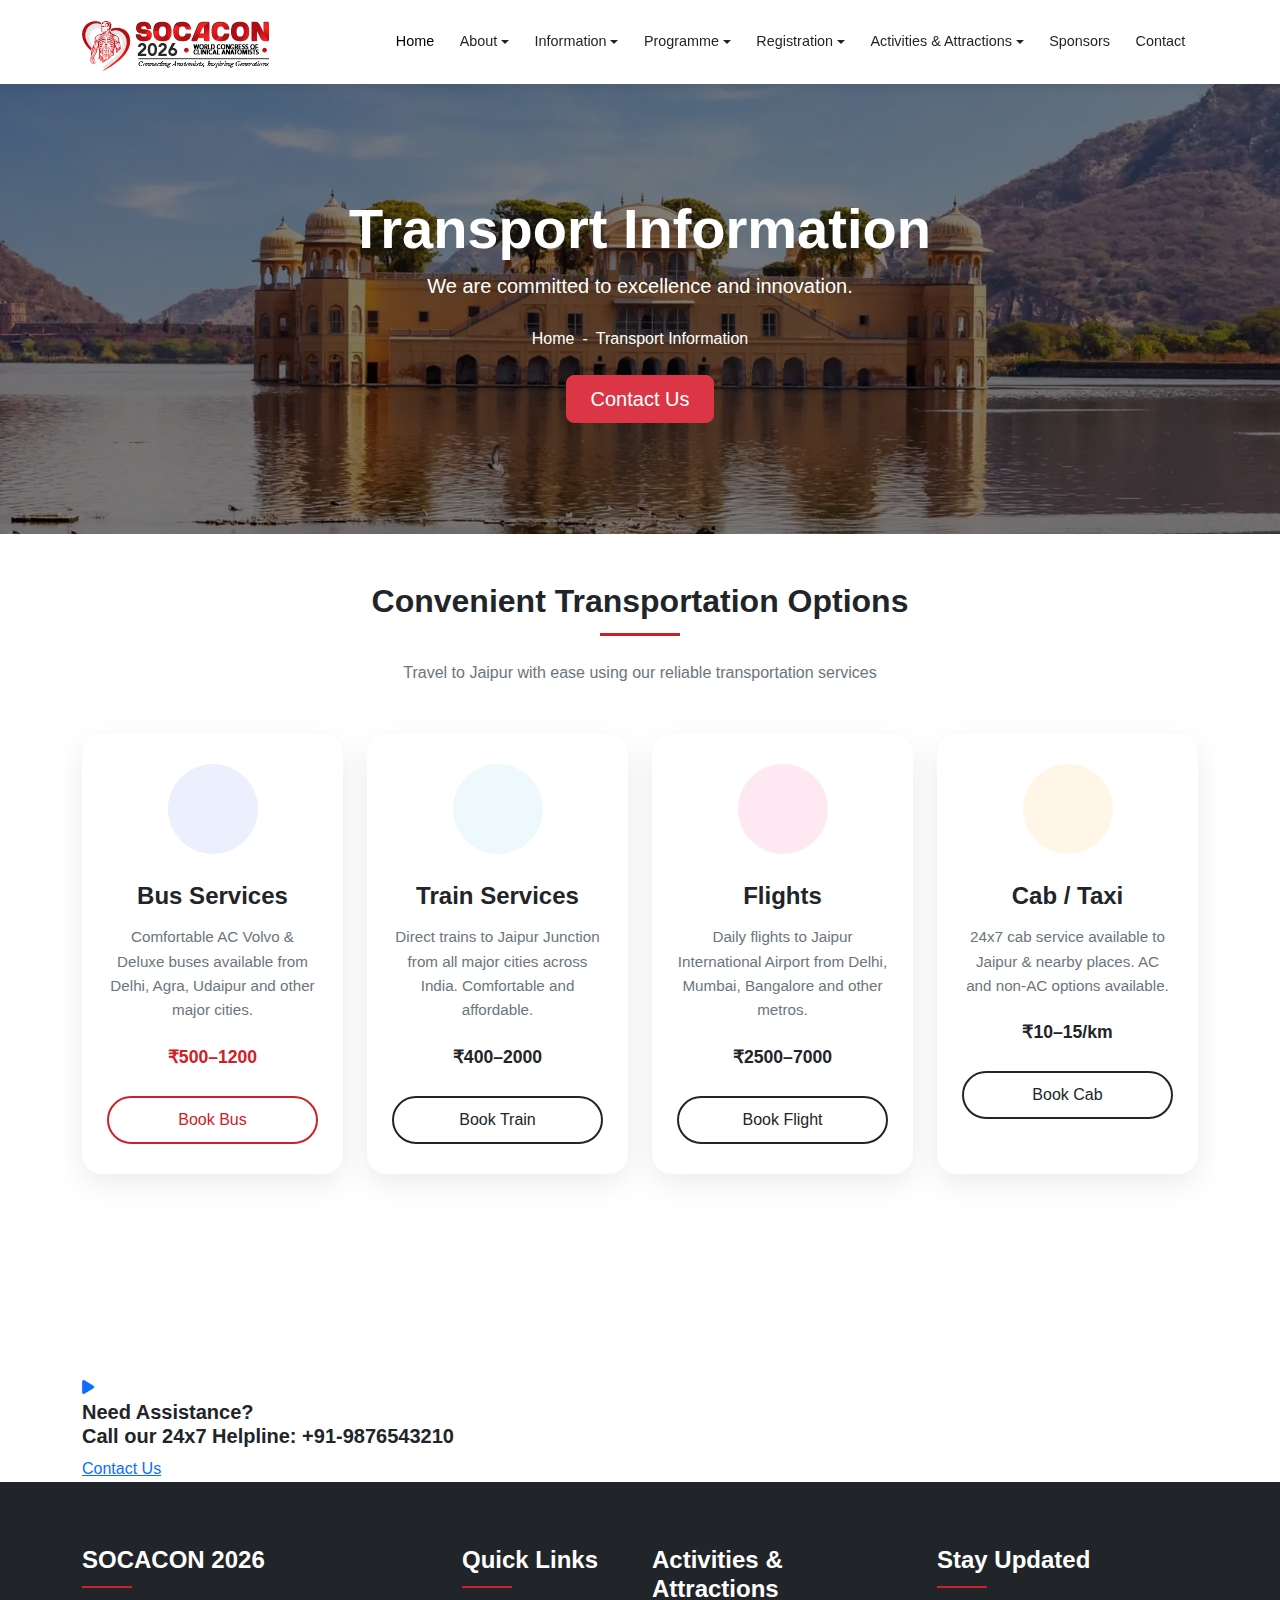
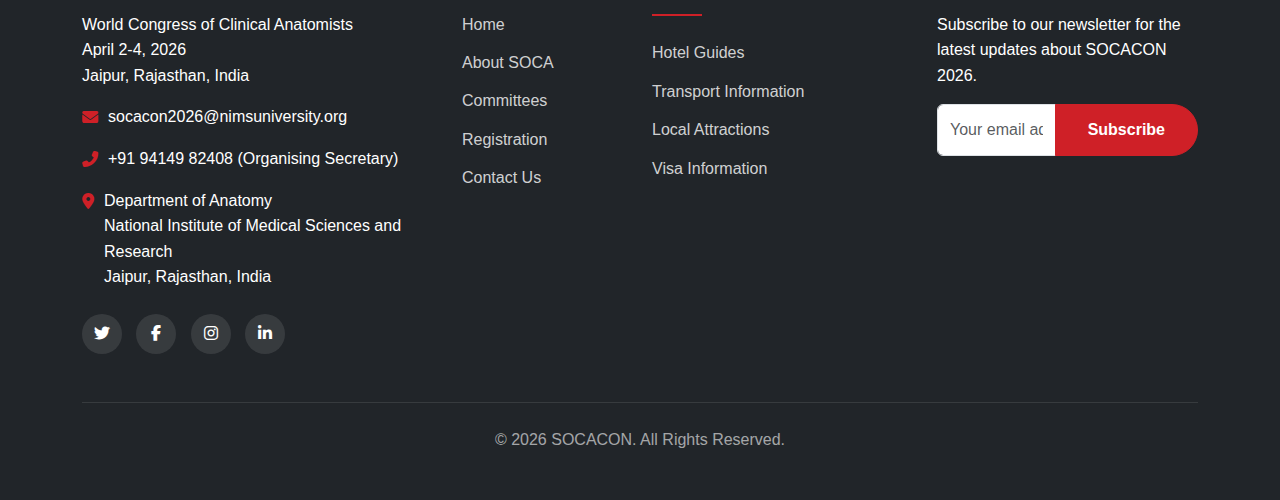
<file: transport-information.html>
<!DOCTYPE html>
<html lang="en">

<head>
    <meta charset="UTF-8" />
    <meta name="viewport" content="width=device-width, initial-scale=1.0" />
    <title>SOCACON 2026 - World Congress of Clinical Anatomists</title>
    <meta name="description" content="World Congress of Clinical Anatomists - SOCACON 2026, April 2-4, Jaipur, India" />

    <!-- fonts -->
    <link rel="preconnect" href="https://fonts.googleapis.com">
    <link rel="preconnect" href="https://fonts.gstatic.com" crossorigin>
    <link href="https://fonts.googleapis.com/css2?family=Manrope:wght@200;300;400;500;600;700;800&display=swap" rel="stylesheet">
    <link href="https://fonts.googleapis.com/css2?family=Syne:wght@400;500;600;700;800&display=swap" rel="stylesheet">

    <!-- Bootstrap CSS -->
    <link rel="stylesheet" href="https://cdn.jsdelivr.net/npm/bootstrap@5.3.0/dist/css/bootstrap.min.css">
    
    <!-- Bootstrap JS (Required for Carousel) -->
    <script src="https://cdn.jsdelivr.net/npm/bootstrap@5.3.0/dist/js/bootstrap.bundle.min.js"></script>
    
    <!-- Font Awesome -->
    <link rel="stylesheet" href="https://cdnjs.cloudflare.com/ajax/libs/font-awesome/6.4.0/css/all.min.css">
    <link rel="stylesheet" href="css/custom.css" />
    
</head>

<body class="custom-cursor">

    <div class="page-wrapper">
        <nav class="navbar navbar-expand-lg navbar-light sticky-top">
  <div class="container">
    <a class="navbar-brand" href="index.html">
      <img src="assets/images/socaconlogo.png" alt="SOCACON 2026 Logo" class="logo mt-2">
    </a>
    <button class="navbar-toggler" type="button" data-bs-toggle="collapse" data-bs-target="#navbarNav" 
            aria-controls="navbarNav" aria-expanded="false" aria-label="Toggle navigation">
      <span class="navbar-toggler-icon"></span>
    </button>
    
    <div class="collapse navbar-collapse" id="navbarNav">
      <ul class="navbar-nav ms-auto">
        <li class="nav-item">
          <a class="nav-link active" href="index.html">Home</a>
        </li>
        <li class="nav-item dropdown">
          <a class="nav-link dropdown-toggle d-flex align-items-center" href="#" id="navbarDropdown" role="button">About 
            
          </a>
          <ul class="dropdown-menu" aria-labelledby="navbarDropdown">
            <li><a class="dropdown-item" href="#">SOCACON 2026 Logo</a></li>
            <li><a class="dropdown-item" href="#">NIMS</a></li>
            <li><a class="dropdown-item" href="#">SOCA</a></li>
            <li><a class="dropdown-item" href="#">NJCA</a></li>
          </ul>
        </li>
        <li class="nav-item dropdown">
          <a class="nav-link dropdown-toggle d-flex align-items-center" href="#" id="navbarDropdown" role="button">
            Information 
            
          </a>
          <ul class="dropdown-menu" aria-labelledby="navbarDropdown">
            <li><a class="dropdown-item" href="#">Welcoming Remark</a></li>
            <li><a class="dropdown-item" href="committees.html">Organisers</a></li>
            <li><a class="dropdown-item" href="#">News Updates</a></li>
          </ul>
        </li>
       <li class="nav-item dropdown">
          <a class="nav-link dropdown-toggle d-flex align-items-center" href="#" id="navbarDropdown" role="button">Programme</a>
          <ul class="dropdown-menu" aria-labelledby="navbarDropdown">
            <li><a class="dropdown-item" href="#">Programme</a></li>
            <li><a class="dropdown-item" href="#">Speakers</a></li>
            <li><a class="dropdown-item" href="#">Abstract Submission</a></li>
            <li><a class="dropdown-item" href="#">Symposium Proposal Submission</a></li>
            <li><a class="dropdown-item" href="#">Pre-Conference Workshop</a></li>
          </ul>
        </li>

        <!-- Dropdown with arrow -->
        <li class="nav-item dropdown">
          <a class="nav-link dropdown-toggle d-flex align-items-center" href="#" id="navbarDropdown" role="button">
            Registration 
            
          </a>
          <ul class="dropdown-menu" aria-labelledby="navbarDropdown">
            <li><a class="dropdown-item" href="registration-and-payment.html">Registration & Payment</a></li>
            <li><a class="dropdown-item" href="#">Visa Information</a></li>
          </ul>
        </li>

        <!-- Dropdown with arrow -->
        <li class="nav-item dropdown">
          <a class="nav-link dropdown-toggle d-flex align-items-center" href="#" id="navbarDropdown2" role="button">
            Activities & Attractions
            
          </a>
          <ul class="dropdown-menu" aria-labelledby="navbarDropdown2">
            <li><a class="dropdown-item" href="hotel-guides.html">Hotel Guides</a></li>
            <li><a class="dropdown-item" href="transport-information.html">Transport Information</a></li>
            <li><a class="dropdown-item" href="local-attractions.html">Local attractions</a></li>
          </ul>
        </li>
        <li class="nav-item">
          <a class="nav-link" href="#">Sponsors</a>
        </li>
        <li class="nav-item">
          <a class="nav-link" href="contact.html">Contact</a>
        </li>
      </ul>
    </div>
  </div>
</nav>

        <section class="hero-section d-flex align-items-center text-center" 
         style="background-image: url('assets/images/backgrounds/slide01.webp'); 
                background-size: cover; 
                background-position: center; 
                height: 50vh; 
                position: relative;">

  <!-- Dark overlay -->
  <div class="overlay" style="position: absolute; top:0; left:0; width:100%; height:100%; background: rgba(0,0,0,0.5);"></div>

  <div class="container position-relative">
    <div class="hero-content text-white">
      <h1 class="display-4 fw-bold">Transport Information</h1>
      <p class="lead mb-4">We are committed to excellence and innovation.</p>
      
      <!-- Breadcrumb -->
      <div class="thm-breadcrumb__box mb-4">
        <ul class="thm-breadcrumb list-unstyled d-flex justify-content-center">
          <li><a href="index.html" class="text-white text-decoration-none">Home</a></li>
          <li class="mx-2 text-white">-</li>
          <li class="text-white">Transport Information</li>
        </ul>
      </div>

      <!-- Call to Action Button -->
      <a href="contact.html" class="btn btn-danger btn-lg px-4">Contact Us</a>
    </div>
  </div>
</section>
        <!--Page Header End-->

        <div class="container my-5">
        <div class="section-title">
            <h2>Convenient Transportation Options</h2>
            <p>Travel to Jaipur with ease using our reliable transportation services</p>
        </div>
        
        <div class="row g-4">
            <!-- Bus -->
            <div class="col-md-6 col-lg-3">
                <div class="transport-card bus">
                    <i class="bi bi-bus-front transport-icon"></i>
                    <i class="bi bi-bus-front decoration bus-decoration"></i>
                    <h4>Bus Services</h4>
                    <p>Comfortable AC Volvo & Deluxe buses available from Delhi, Agra, Udaipur and other major cities.</p>
                    <span class="fare">₹500–1200</span>
                    <a href="#" class="btn btn-custom w-100">Book Bus</a>
                </div>
            </div>

            <!-- Train -->
            <div class="col-md-6 col-lg-3">
                <div class="transport-card train">
                    <i class="bi bi-train-front transport-icon"></i>
                    <i class="bi bi-train-front decoration train-decoration"></i>
                    <h4>Train Services</h4>
                    <p>Direct trains to Jaipur Junction from all major cities across India. Comfortable and affordable.</p>
                    <span class="fare">₹400–2000</span>
                    <a href="#" class="btn btn-custom w-100">Book Train</a>
                </div>
            </div>

            <!-- Flights -->
            <div class="col-md-6 col-lg-3">
                <div class="transport-card flight">
                    <i class="bi bi-airplane transport-icon"></i>
                    <i class="bi bi-airplane decoration flight-decoration"></i>
                    <h4>Flights</h4>
                    <p>Daily flights to Jaipur International Airport from Delhi, Mumbai, Bangalore and other metros.</p>
                    <span class="fare">₹2500–7000</span>
                    <a href="#" class="btn btn-custom w-100">Book Flight</a>
                </div>
            </div>

            <!-- Cab / Taxi -->
            <div class="col-md-6 col-lg-3">
                <div class="transport-card cab">
                    <i class="bi bi-car-front transport-icon"></i>
                    <i class="bi bi-car-front decoration cab-decoration"></i>
                    <h4>Cab / Taxi</h4>
                    <p>24x7 cab service available to Jaipur & nearby places. AC and non-AC options available.</p>
                    <span class="fare">₹10–15/km</span>
                    <a href="#" class="btn btn-custom w-100">Book Cab</a>
                </div>
            </div>
        </div>
    </div>
  <style>
    
   .transport-card {
            background: white;
            border-radius: 20px;
            padding: 30px 25px;
            text-align: center;
            transition: all 0.4s ease;
            box-shadow: 0 10px 30px rgba(0, 0, 0, 0.08);
            height: 100%;
            position: relative;
            overflow: hidden;
            border: none;
        }
        
        .transport-card:before {
            content: '';
            position: absolute;
            top: 0;
            left: 0;
            width: 100%;
            height: 5px;
        }
        
        .transport-card.bus:before {
            background: var(--gradient-bus);
        }
        
        .transport-card.train:before {
            background: var(--gradient-train);
        }
        
        .transport-card.flight:before {
            background: var(--gradient-flight);
        }
        
        .transport-card.cab:before {
            background: var(--gradient-cab);
        }
        
        .transport-card:hover {
            transform: translateY(-10px);
            box-shadow: 0 15px 35px rgba(0, 0, 0, 0.15);
        }
        
        .transport-icon {
            font-size: 3.5rem;
            margin-bottom: 20px;
            display: inline-block;
            height: 90px;
            width: 90px;
            line-height: 90px;
            border-radius: 50%;
            text-align: center;
            transition: all 0.3s ease;
        }
        
        .transport-card.bus .transport-icon {
            background: rgba(67, 97, 238, 0.1);
            color: var(--primary);
        }
        
        .transport-card.train .transport-icon {
            background: rgba(76, 201, 240, 0.1);
            color: var(--success);
        }
        
        .transport-card.flight .transport-icon {
            background: rgba(247, 37, 133, 0.1);
            color: var(--danger);
        }
        
        .transport-card.cab .transport-icon {
            background: rgba(252, 163, 17, 0.1);
            color: var(--warning);
        }
        
        .transport-card h4 {
            font-weight: 600;
            margin-bottom: 15px;
            color: var(--dark);
        }
        
        .transport-card p {
            color: #6c757d;
            margin-bottom: 20px;
            font-size: 0.95rem;
        }
        
        .transport-card .fare {
            font-weight: 700;
            font-size: 1.1rem;
            margin-bottom: 25px;
            display: block;
        }
        
        .transport-card.bus .fare {
            color: var(--primary);
        }
        
        .transport-card.train .fare {
            color: var(--success);
        }
        
        .transport-card.flight .fare {
            color: var(--danger);
        }
        
        .transport-card.cab .fare {
            color: var(--warning);
        }
        
        .btn-custom {
            border-radius: 30px;
            padding: 10px 25px;
            font-weight: 500;
            transition: all 0.3s ease;
            border: 2px solid;
            background: transparent;
        }
        
        .transport-card.bus .btn-custom {
            color: var(--primary);
            border-color: var(--primary);
        }
        
        .transport-card.train .btn-custom {
            color: var(--success);
            border-color: var(--success);
        }
        
        .transport-card.flight .btn-custom {
            color: var(--danger);
            border-color: var(--danger);
        }
        
        .transport-card.cab .btn-custom {
            color: var(--warning);
            border-color: var(--warning);
        }
        
        .transport-card.bus .btn-custom:hover {
            background: var(--gradient-bus);
            color: white;
            transform: translateY(-3px);
            box-shadow: 0 5px 15px rgba(67, 97, 238, 0.3);
        }
        
        .transport-card.train .btn-custom:hover {
            background: var(--gradient-train);
            color: white;
            transform: translateY(-3px);
            box-shadow: 0 5px 15px rgba(76, 201, 240, 0.3);
        }
        
        .transport-card.flight .btn-custom:hover {
            background: var(--gradient-flight);
            color: white;
            transform: translateY(-3px);
            box-shadow: 0 5px 15px rgba(247, 37, 133, 0.3);
        }
        
        .transport-card.cab .btn-custom:hover {
            background: var(--gradient-cab);
            color: white;
            transform: translateY(-3px);
            box-shadow: 0 5px 15px rgba(252, 163, 17, 0.3);
        }
        
        /* Decorative elements */
        .decoration {
            position: absolute;
            opacity: 0.03;
            font-size: 6rem;
            z-index: 0;
        }
        
        .bus-decoration {
            top: -20px;
            right: -10px;
            color: var(--primary);
        }
        
        .train-decoration {
            bottom: -30px;
            left: -15px;
            color: var(--success);
        }
        
        .flight-decoration {
            top: -20px;
            left: -10px;
            color: var(--danger);
        }
        
        .cab-decoration {
            bottom: -30px;
            right: -15px;
            color: var(--warning);
        }
        
        /* Responsive adjustments */
        @media (max-width: 768px) {
            .transport-card {
                margin-bottom: 20px;
            }
        }
  </style>

        <!--Video Two Start -->
        <section class="video-two">
            <div class="video-two__bg jarallax" data-jarallax data-speed="0.2" data-imgPosition="50% 0%"
                style="background-image: url(assets/images/backgrounds/slide02.webp);"></div>
            <div class="video-two__shape-2"></div>
            <div class="container">
                <div class="video-two__inner">
                    <div class="video-two__video-link">
                        <div class="video-two__shape-1 float-bob-y">
                            <img src="assets/images/shapes/video-two-shape-1.png" alt="">
                        </div>
                        <a href="https://www.youtube.com/watch?v=Get7rqXYrbQ" class="video-popup">
                            <div class="video-two__video-icon">
                                <span class="fa fa-play"></span>
                                <i class="ripple"></i>
                            </div>
                        </a>
                    </div>
                    <h5 class="video-two__title">Need Assistance? <br>
                       Call our 24x7 Helpline: <strong>+91-9876543210</strong></h5>
                    <div class="about-two__btn-box mt-2">
                        <a href="contact.html" class="thm-btn about-two__btn">Contact Us <span></span>
                            <span></span> <span></span> <span></span> <span></span> </a>
                    </div>

                </div>
            </div>
        </section>
        <!--Video Two Start -->

            <!-- Footer -->
    <footer class="footer">
        <div class="container">
            <div class="row">
                <div class="col-lg-4 mb-4 mb-lg-0">
                    <h4 class="footer-title">SOCACON 2026</h4>
                    <p>World Congress of Clinical Anatomists<br>April 2-4, 2026<br>Jaipur, Rajasthan, India</p>
                    
                    <ul class="footer-contact">
                        <li>
                            <i class="fas fa-envelope"></i>
                            <span>socacon2026@nimsuniversity.org</span>
                        </li>
                        <li>
                            <i class="fas fa-phone-alt"></i>
                            <span>+91 94149 82408 (Organising Secretary)</span>
                        </li>
                        <li>
                            <i class="fas fa-map-marker-alt"></i>
                            <span>Department of Anatomy<br>National Institute of Medical Sciences and Research<br>Jaipur, Rajasthan, India</span>
                        </li>
                    </ul>
                    
                    <div class="social-links">
                        <a href="https://x.com/SOCACON2026"><i class="fab fa-twitter"></i></a>
                        <a href="https://www.facebook.com/profile.php?id=61579111797027"><i class="fab fa-facebook-f"></i></a>
                        <a href="https://www.instagram.com/socacon_2026/"><i class="fab fa-instagram"></i></a>
                        <a href="https://www.linkedin.com/company/108124476/admin/dashboard/"><i class="fab fa-linkedin-in"></i></a>
                    </div>
                </div>
                
                <div class="col-lg-2 col-md-6 mb-4 mb-md-0">
                    <h4 class="footer-title">Quick Links</h4>
                    <ul class="footer-links">
                        <li><a href="index.html">Home</a></li>
                        <li><a href="about.html">About SOCA</a></li>
                        <li><a href="committees.html">Committees</a></li>
                        <li><a href="registration.html">Registration</a></li>
                        <li><a href="contact.html">Contact Us</a></li>
                    </ul>
                </div>
                
                <div class="col-lg-3 col-md-6 mb-4 mb-md-0">
                    <h4 class="footer-title">Activities & Attractions</h4>
                    <ul class="footer-links">
                        <li><a href="hotel-guides.html">Hotel Guides</a></li>
                        <li><a href="transport-information.html">Transport Information</a></li>
                        <li><a href="local-attractions.html">Local Attractions</a></li>
                        <li><a href="#">Visa Information</a></li>
                    </ul>
                </div>
                
                <div class="col-lg-3">
                    <h4 class="footer-title">Stay Updated</h4>
                    <p>Subscribe to our newsletter for the latest updates about SOCACON 2026.</p>
                    
                    <form class="mt-3">
                        <div class="input-group">
                            <input type="email" class="form-control" placeholder="Your email address" aria-label="Your email address">
                            <button class="btn btn-primary" type="button">Subscribe</button>
                        </div>
                    </form>
                </div>
            </div>
            
            <div class="copyright">
                <p>&copy; 2026 SOCACON. All Rights Reserved.</p>
            </div>
        </div>
    </footer>

  
  
    <!-- Custom JS -->
    <script>
        // Simple smooth scroll functionality
        document.querySelectorAll('a[href^="#"]').forEach(anchor => {
            anchor.addEventListener('click', function (e) {
                e.preventDefault();
                
                const targetId = this.getAttribute('href');
                if (targetId === '#') return;
                
                const targetElement = document.querySelector(targetId);
                if (targetElement) {
                    window.scrollTo({
                        top: targetElement.offsetTop - 80,
                        behavior: 'smooth'
                    });
                }
            });
        });
    </script>
</body>
</html>
</file>
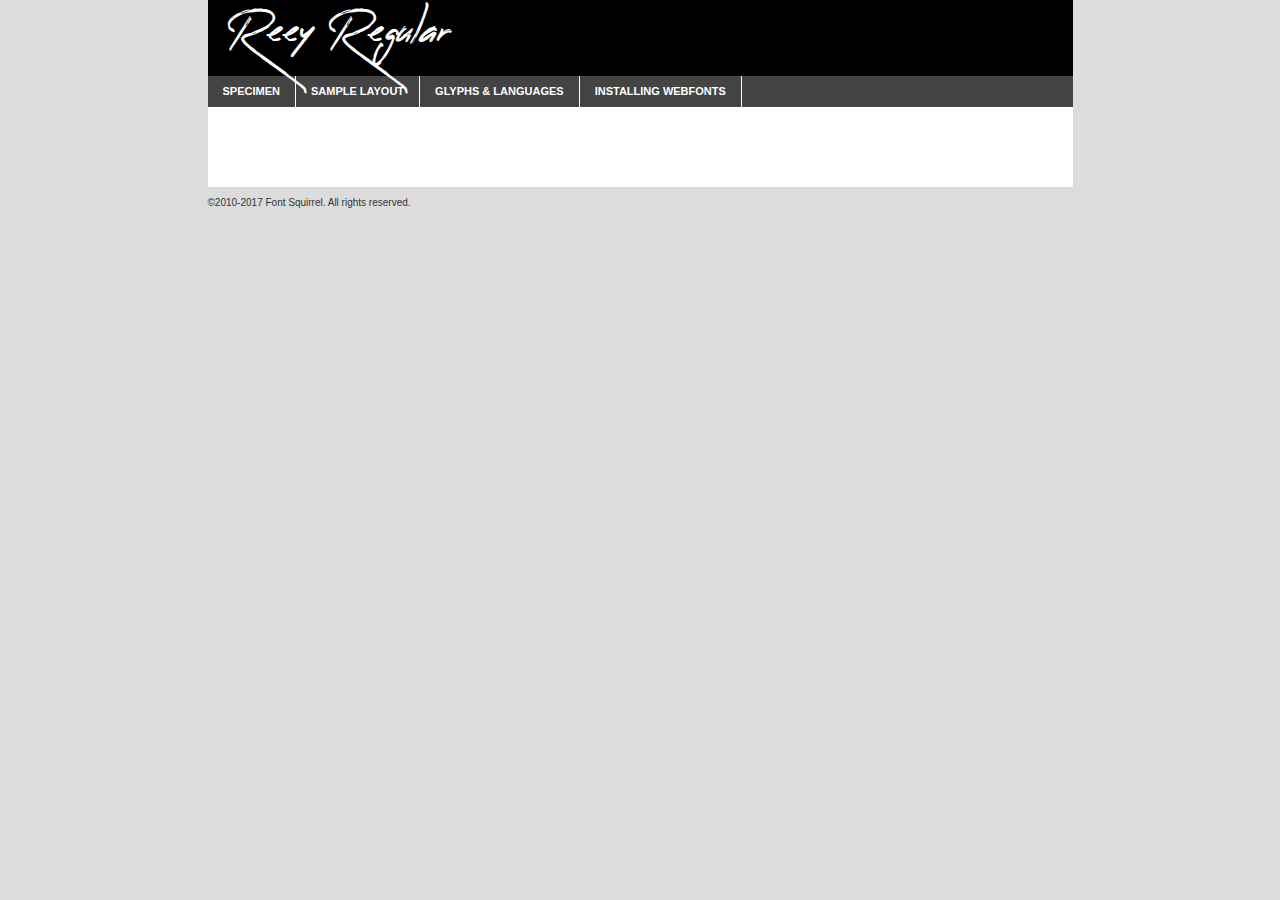
<file: assets/vendors/reey-font/reey-regular-demo.html>
<!DOCTYPE html PUBLIC "-//W3C//DTD XHTML 1.0 Transitional//EN"
	"http://www.w3.org/TR/xhtml1/DTD/xhtml1-transitional.dtd">

<html xmlns="http://www.w3.org/1999/xhtml" xml:lang="en" lang="en">
<head>
	<meta http-equiv="Content-Type" content="text/html; charset=utf-8" />
	<script src="http://ajax.googleapis.com/ajax/libs/jquery/1.7.2/jquery.min.js" type="text/javascript" charset="utf-8"></script>
	<script type="text/javascript">
	(function($){$.fn.easyTabs=function(option){var param=jQuery.extend({fadeSpeed:"fast",defaultContent:1,activeClass:'active'},option);$(this).each(function(){var thisId="#"+this.id;if(param.defaultContent==''){param.defaultContent=1;}
	if(typeof param.defaultContent=="number")
	{var defaultTab=$(thisId+" .tabs li:eq("+(param.defaultContent-1)+") a").attr('href').substr(1);}else{var defaultTab=param.defaultContent;}
	$(thisId+" .tabs li a").each(function(){var tabToHide=$(this).attr('href').substr(1);$("#"+tabToHide).addClass('easytabs-tab-content');});hideAll();changeContent(defaultTab);function hideAll(){$(thisId+" .easytabs-tab-content").hide();}
	function changeContent(tabId){hideAll();$(thisId+" .tabs li").removeClass(param.activeClass);$(thisId+" .tabs li a[href=#"+tabId+"]").closest('li').addClass(param.activeClass);if(param.fadeSpeed!="none")
	{$(thisId+" #"+tabId).fadeIn(param.fadeSpeed);}else{$(thisId+" #"+tabId).show();}}
	$(thisId+" .tabs li").click(function(){var tabId=$(this).find('a').attr('href').substr(1);changeContent(tabId);return false;});});}})(jQuery);
	</script>
	<link rel="stylesheet" href="specimen_files/specimen_stylesheet.css" type="text/css" charset="utf-8" />
	<link rel="stylesheet" href="stylesheet.css" type="text/css" charset="utf-8" />

	<style type="text/css">
					body{
				font-family: 'reeyregular';
							}
		</style>

	<title>Reey Regular Specimen</title>
	
	
	<script type="text/javascript" charset="utf-8">
		$(document).ready(function() {
			$('#container').easyTabs({defaultContent:1});
		});
	</script>
</head>

<body>
<div id="container">
	<div id="header">
		Reey Regular	</div>
	<ul class="tabs">
		<li><a href="#specimen">Specimen</a></li>
		<li><a href="#layout">Sample Layout</a></li>
				<li><a href="#glyphs">Glyphs &amp; Languages</a></li>
		<li><a href="#installing">Installing Webfonts</a></li>
		
	</ul>
	
	<div id="main_content">

		
			<div id="specimen">
		
				<div class="section">
					<div class="grid12 firstcol">
						<div class="huge">AaBb</div>
					</div>
				</div>
		
				<div class="section">
					<div class="glyph_range">A&#x200B;B&#x200b;C&#x200b;D&#x200b;E&#x200b;F&#x200b;G&#x200b;H&#x200b;I&#x200b;J&#x200b;K&#x200b;L&#x200b;M&#x200b;N&#x200b;O&#x200b;P&#x200b;Q&#x200b;R&#x200b;S&#x200b;T&#x200b;U&#x200b;V&#x200b;W&#x200b;X&#x200b;Y&#x200b;Z&#x200b;a&#x200b;b&#x200b;c&#x200b;d&#x200b;e&#x200b;f&#x200b;g&#x200b;h&#x200b;i&#x200b;j&#x200b;k&#x200b;l&#x200b;m&#x200b;n&#x200b;o&#x200b;p&#x200b;q&#x200b;r&#x200b;s&#x200b;t&#x200b;u&#x200b;v&#x200b;w&#x200b;x&#x200b;y&#x200b;z&#x200b;1&#x200b;2&#x200b;3&#x200b;4&#x200b;5&#x200b;6&#x200b;7&#x200b;8&#x200b;9&#x200b;0&#x200b;&amp;&#x200b;.&#x200b;,&#x200b;?&#x200b;!&#x200b;&#64;&#x200b;(&#x200b;)&#x200b;#&#x200b;$&#x200b;%&#x200b;*&#x200b;+&#x200b;-&#x200b;=&#x200b;:&#x200b;;</div>
				</div>
				<div class="section">
					<div class="grid12 firstcol">
						<table class="sample_table">
							<tr><td>10</td><td class="size10">abcdefghijklmnopqrstuvwxyzABCDEFGHIJKLMNOPQRSTUVWXYZ0123456789abcdefghijklmnopqrstuvwxyzABCDEFGHIJKLMNOPQRSTUVWXYZ0123456789abcdefghijklmnopqrstuvwxyzABCDEFGHIJKLMNOPQRSTUVWXYZ</td></tr>
							<tr><td>11</td><td class="size11">abcdefghijklmnopqrstuvwxyzABCDEFGHIJKLMNOPQRSTUVWXYZ0123456789abcdefghijklmnopqrstuvwxyzABCDEFGHIJKLMNOPQRSTUVWXYZ0123456789abcdefghijklmnopqrstuvwxyzABCDEFGHIJKLMNOPQRSTUVWXYZ</td></tr>
							<tr><td>12</td><td class="size12">abcdefghijklmnopqrstuvwxyzABCDEFGHIJKLMNOPQRSTUVWXYZ0123456789abcdefghijklmnopqrstuvwxyzABCDEFGHIJKLMNOPQRSTUVWXYZ0123456789abcdefghijklmnopqrstuvwxyzABCDEFGHIJKLMNOPQRSTUVWXYZ</td></tr>
							<tr><td>13</td><td class="size13">abcdefghijklmnopqrstuvwxyzABCDEFGHIJKLMNOPQRSTUVWXYZ0123456789abcdefghijklmnopqrstuvwxyzABCDEFGHIJKLMNOPQRSTUVWXYZ0123456789abcdefghijklmnopqrstuvwxyzABCDEFGHIJKLMNOPQRSTUVWXYZ</td></tr>
							<tr><td>14</td><td class="size14">abcdefghijklmnopqrstuvwxyzABCDEFGHIJKLMNOPQRSTUVWXYZ0123456789abcdefghijklmnopqrstuvwxyzABCDEFGHIJKLMNOPQRSTUVWXYZ0123456789abcdefghijklmnopqrstuvwxyzABCDEFGHIJKLMNOPQRSTUVWXYZ</td></tr>
							<tr><td>16</td><td class="size16">abcdefghijklmnopqrstuvwxyzABCDEFGHIJKLMNOPQRSTUVWXYZ0123456789abcdefghijklmnopqrstuvwxyzABCDEFGHIJKLMNOPQRSTUVWXYZ</td></tr>
							<tr><td>18</td><td class="size18">abcdefghijklmnopqrstuvwxyzABCDEFGHIJKLMNOPQRSTUVWXYZ0123456789abcdefghijklmnopqrstuvwxyzABCDEFGHIJKLMNOPQRSTUVWXYZ</td></tr>
							<tr><td>20</td><td class="size20">abcdefghijklmnopqrstuvwxyzABCDEFGHIJKLMNOPQRSTUVWXYZ0123456789abcdefghijklmnopqrstuvwxyzABCDEFGHIJKLMNOPQRSTUVWXYZ</td></tr>
							<tr><td>24</td><td class="size24">abcdefghijklmnopqrstuvwxyzABCDEFGHIJKLMNOPQRSTUVWXYZ0123456789abcdefghijklmnopqrstuvwxyzABCDEFGHIJKLMNOPQRSTUVWXYZ</td></tr>
							<tr><td>30</td><td class="size30">abcdefghijklmnopqrstuvwxyzABCDEFGHIJKLMNOPQRSTUVWXYZ0123456789abcdefghijklmnopqrstuvwxyzABCDEFGHIJKLMNOPQRSTUVWXYZ</td></tr>
							<tr><td>36</td><td class="size36">abcdefghijklmnopqrstuvwxyzABCDEFGHIJKLMNOPQRSTUVWXYZ0123456789abcdefghijklmnopqrstuvwxyzABCDEFGHIJKLMNOPQRSTUVWXYZ</td></tr>
							<tr><td>48</td><td class="size48">abcdefghijklmnopqrstuvwxyzABCDEFGHIJKLMNOPQRSTUVWXYZ0123456789abcdefghijklmnopqrstuvwxyzABCDEFGHIJKLMNOPQRSTUVWXYZ</td></tr>
							<tr><td>60</td><td class="size60">abcdefghijklmnopqrstuvwxyzABCDEFGHIJKLMNOPQRSTUVWXYZ0123456789abcdefghijklmnopqrstuvwxyzABCDEFGHIJKLMNOPQRSTUVWXYZ</td></tr>
							<tr><td>72</td><td class="size72">abcdefghijklmnopqrstuvwxyzABCDEFGHIJKLMNOPQRSTUVWXYZ0123456789abcdefghijklmnopqrstuvwxyzABCDEFGHIJKLMNOPQRSTUVWXYZ</td></tr>
							<tr><td>90</td><td class="size90">abcdefghijklmnopqrstuvwxyzABCDEFGHIJKLMNOPQRSTUVWXYZ0123456789abcdefghijklmnopqrstuvwxyzABCDEFGHIJKLMNOPQRSTUVWXYZ</td></tr>
						</table>
				
					</div>
			
				</div>
		
		
		
								<div class="section" id="bodycomparison">


										<div id="xheight">
				<div class="fontbody">&#x25FC;&#x25FC;&#x25FC;&#x25FC;&#x25FC;&#x25FC;&#x25FC;&#x25FC;&#x25FC;&#x25FC;&#x25FC;&#x25FC;&#x25FC;&#x25FC;&#x25FC;&#x25FC;&#x25FC;&#x25FC;&#x25FC;&#x25FC;&#x25FC;&#x25FC;&#x25FC;&#x25FC;&#x25FC;&#x25FC;&#x25FC;&#x25FC;&#x25FC;&#x25FC;&#x25FC;&#x25FC;&#x25FC;&#x25FC;&#x25FC;&#x25FC;&#x25FC;&#x25FC;&#x25FC;&#x25FC;&#x25FC;&#x25FC;&#x25FC;&#x25FC;&#x25FC;&#x25FC;&#x25FC;&#x25FC;&#x25FC;&#x25FC;&#x25FC;&#x25FC;&#x25FC;&#x25FC;&#x25FC;&#x25FC;&#x25FC;&#x25FC;&#x25FC;&#x25FC;&#x25FC;&#x25FC;&#x25FC;&#x25FC;&#x25FC;&#x25FC;&#x25FC;&#x25FC;&#x25FC;&#x25FC;&#x25FC;&#x25FC;&#x25FC;&#x25FC;&#x25FC;&#x25FC;&#x25FC;&#x25FC;&#x25FC;&#x25FC;&#x25FC;&#x25FC;&#x25FC;&#x25FC;&#x25FC;&#x25FC;&#x25FC;&#x25FC;&#x25FC;&#x25FC;&#x25FC;&#x25FC;&#x25FC;&#x25FC;&#x25FC;&#x25FC;&#x25FC;&#x25FC;&#x25FC;body</div><div class="arialbody">body</div><div class="verdanabody">body</div><div class="georgiabody">body</div></div>
										<div class="fontbody" style="z-index:1">
											body<span>Reey Regular</span>
										</div>
										<div class="arialbody" style="z-index:1">
											body<span>Arial</span>
										</div>
										<div class="verdanabody" style="z-index:1">
											body<span>Verdana</span>
										</div>
										<div class="georgiabody" style="z-index:1">
											body<span>Georgia</span>
										</div>



								</div>
		
		
				<div class="section psample psample_row1" id="">
					
					<div class="grid2 firstcol">
						<p class="size10"><span>10.</span>Aenean lacinia bibendum nulla sed consectetur. Fusce dapibus, tellus ac cursus commodo, tortor mauris condimentum nibh, ut fermentum massa justo sit amet risus. Nullam id dolor id nibh ultricies vehicula ut id elit. Cum sociis natoque penatibus et magnis dis parturient montes, nascetur ridiculus mus. Nulla vitae elit libero, a pharetra augue.</p>
			
					</div>
					<div class="grid3">
						<p class="size11"><span>11.</span>Aenean lacinia bibendum nulla sed consectetur. Fusce dapibus, tellus ac cursus commodo, tortor mauris condimentum nibh, ut fermentum massa justo sit amet risus. Nullam id dolor id nibh ultricies vehicula ut id elit. Cum sociis natoque penatibus et magnis dis parturient montes, nascetur ridiculus mus. Nulla vitae elit libero, a pharetra augue.</p>
			
					</div>
					<div class="grid3">
						<p class="size12"><span>12.</span>Aenean lacinia bibendum nulla sed consectetur. Fusce dapibus, tellus ac cursus commodo, tortor mauris condimentum nibh, ut fermentum massa justo sit amet risus. Nullam id dolor id nibh ultricies vehicula ut id elit. Cum sociis natoque penatibus et magnis dis parturient montes, nascetur ridiculus mus. Nulla vitae elit libero, a pharetra augue.</p>
			
					</div>
					<div class="grid4">
						<p class="size13"><span>13.</span>Aenean lacinia bibendum nulla sed consectetur. Fusce dapibus, tellus ac cursus commodo, tortor mauris condimentum nibh, ut fermentum massa justo sit amet risus. Nullam id dolor id nibh ultricies vehicula ut id elit. Cum sociis natoque penatibus et magnis dis parturient montes, nascetur ridiculus mus. Nulla vitae elit libero, a pharetra augue.</p>
			
					</div>
					<div class="white_blend"></div>
					
				</div>
				<div class="section psample psample_row2" id="">
					<div class="grid3 firstcol">
						<p class="size14"><span>14.</span>Aenean lacinia bibendum nulla sed consectetur. Fusce dapibus, tellus ac cursus commodo, tortor mauris condimentum nibh, ut fermentum massa justo sit amet risus. Nullam id dolor id nibh ultricies vehicula ut id elit. Cum sociis natoque penatibus et magnis dis parturient montes, nascetur ridiculus mus. Nulla vitae elit libero, a pharetra augue.</p>
			
					</div>
					<div class="grid4">
						<p class="size16"><span>16.</span>Aenean lacinia bibendum nulla sed consectetur. Fusce dapibus, tellus ac cursus commodo, tortor mauris condimentum nibh, ut fermentum massa justo sit amet risus. Nullam id dolor id nibh ultricies vehicula ut id elit. Cum sociis natoque penatibus et magnis dis parturient montes, nascetur ridiculus mus. Nulla vitae elit libero, a pharetra augue.</p>
			
					</div>
					<div class="grid5">
						<p class="size18"><span>18.</span>Aenean lacinia bibendum nulla sed consectetur. Fusce dapibus, tellus ac cursus commodo, tortor mauris condimentum nibh, ut fermentum massa justo sit amet risus. Nullam id dolor id nibh ultricies vehicula ut id elit. Cum sociis natoque penatibus et magnis dis parturient montes, nascetur ridiculus mus. Nulla vitae elit libero, a pharetra augue.</p>
			
					</div>

					<div class="white_blend"></div>

				</div>
				
				<div class="section psample psample_row3" id="">
					<div class="grid5 firstcol">
						<p class="size20"><span>20.</span>Aenean lacinia bibendum nulla sed consectetur. Fusce dapibus, tellus ac cursus commodo, tortor mauris condimentum nibh, ut fermentum massa justo sit amet risus. Nullam id dolor id nibh ultricies vehicula ut id elit. Cum sociis natoque penatibus et magnis dis parturient montes, nascetur ridiculus mus. Nulla vitae elit libero, a pharetra augue.</p>
					</div>
					<div class="grid7">
						<p class="size24"><span>24.</span>Aenean lacinia bibendum nulla sed consectetur. Fusce dapibus, tellus ac cursus commodo, tortor mauris condimentum nibh, ut fermentum massa justo sit amet risus. Nullam id dolor id nibh ultricies vehicula ut id elit. Cum sociis natoque penatibus et magnis dis parturient montes, nascetur ridiculus mus. Nulla vitae elit libero, a pharetra augue.</p>
					</div>
					
					<div class="white_blend"></div>
					
				</div>
				
				<div class="section psample psample_row4" id="">
					<div class="grid12 firstcol">
						<p class="size30"><span>30.</span>Aenean lacinia bibendum nulla sed consectetur. Fusce dapibus, tellus ac cursus commodo, tortor mauris condimentum nibh, ut fermentum massa justo sit amet risus. Nullam id dolor id nibh ultricies vehicula ut id elit. Cum sociis natoque penatibus et magnis dis parturient montes, nascetur ridiculus mus. Nulla vitae elit libero, a pharetra augue.</p>
					</div>
					<div class="white_blend"></div>
					
				</div>
				
				
				
				<div class="section psample psample_row1 fullreverse">
					<div class="grid2 firstcol">
						<p class="size10"><span>10.</span>Aenean lacinia bibendum nulla sed consectetur. Fusce dapibus, tellus ac cursus commodo, tortor mauris condimentum nibh, ut fermentum massa justo sit amet risus. Nullam id dolor id nibh ultricies vehicula ut id elit. Cum sociis natoque penatibus et magnis dis parturient montes, nascetur ridiculus mus. Nulla vitae elit libero, a pharetra augue.</p>
			
					</div>
					<div class="grid3">
						<p class="size11"><span>11.</span>Aenean lacinia bibendum nulla sed consectetur. Fusce dapibus, tellus ac cursus commodo, tortor mauris condimentum nibh, ut fermentum massa justo sit amet risus. Nullam id dolor id nibh ultricies vehicula ut id elit. Cum sociis natoque penatibus et magnis dis parturient montes, nascetur ridiculus mus. Nulla vitae elit libero, a pharetra augue.</p>
			
					</div>
					<div class="grid3">
						<p class="size12"><span>12.</span>Aenean lacinia bibendum nulla sed consectetur. Fusce dapibus, tellus ac cursus commodo, tortor mauris condimentum nibh, ut fermentum massa justo sit amet risus. Nullam id dolor id nibh ultricies vehicula ut id elit. Cum sociis natoque penatibus et magnis dis parturient montes, nascetur ridiculus mus. Nulla vitae elit libero, a pharetra augue.</p>
			
					</div>
					<div class="grid4">
						<p class="size13"><span>13.</span>Aenean lacinia bibendum nulla sed consectetur. Fusce dapibus, tellus ac cursus commodo, tortor mauris condimentum nibh, ut fermentum massa justo sit amet risus. Nullam id dolor id nibh ultricies vehicula ut id elit. Cum sociis natoque penatibus et magnis dis parturient montes, nascetur ridiculus mus. Nulla vitae elit libero, a pharetra augue.</p>
			
					</div>
					<div class="black_blend"></div>
					
				</div>
				
				<div class="section psample psample_row2 fullreverse">
					<div class="grid3 firstcol">
						<p class="size14"><span>14.</span>Aenean lacinia bibendum nulla sed consectetur. Fusce dapibus, tellus ac cursus commodo, tortor mauris condimentum nibh, ut fermentum massa justo sit amet risus. Nullam id dolor id nibh ultricies vehicula ut id elit. Cum sociis natoque penatibus et magnis dis parturient montes, nascetur ridiculus mus. Nulla vitae elit libero, a pharetra augue.</p>
			
					</div>
					<div class="grid4">
						<p class="size16"><span>16.</span>Aenean lacinia bibendum nulla sed consectetur. Fusce dapibus, tellus ac cursus commodo, tortor mauris condimentum nibh, ut fermentum massa justo sit amet risus. Nullam id dolor id nibh ultricies vehicula ut id elit. Cum sociis natoque penatibus et magnis dis parturient montes, nascetur ridiculus mus. Nulla vitae elit libero, a pharetra augue.</p>
			
					</div>
					<div class="grid5">
						<p class="size18"><span>18.</span>Aenean lacinia bibendum nulla sed consectetur. Fusce dapibus, tellus ac cursus commodo, tortor mauris condimentum nibh, ut fermentum massa justo sit amet risus. Nullam id dolor id nibh ultricies vehicula ut id elit. Cum sociis natoque penatibus et magnis dis parturient montes, nascetur ridiculus mus. Nulla vitae elit libero, a pharetra augue.</p>
			
					</div>
					<div class="black_blend"></div>

				</div>
				
				<div class="section psample fullreverse psample_row3" id="">
					<div class="grid5 firstcol">
						<p class="size20"><span>20.</span>Aenean lacinia bibendum nulla sed consectetur. Fusce dapibus, tellus ac cursus commodo, tortor mauris condimentum nibh, ut fermentum massa justo sit amet risus. Nullam id dolor id nibh ultricies vehicula ut id elit. Cum sociis natoque penatibus et magnis dis parturient montes, nascetur ridiculus mus. Nulla vitae elit libero, a pharetra augue.</p>
					</div>
					<div class="grid7">
						<p class="size24"><span>24.</span>Aenean lacinia bibendum nulla sed consectetur. Fusce dapibus, tellus ac cursus commodo, tortor mauris condimentum nibh, ut fermentum massa justo sit amet risus. Nullam id dolor id nibh ultricies vehicula ut id elit. Cum sociis natoque penatibus et magnis dis parturient montes, nascetur ridiculus mus. Nulla vitae elit libero, a pharetra augue.</p>
					</div>
					
					<div class="black_blend"></div>
					
				</div>
				
				<div class="section psample fullreverse psample_row4" id="" style="border-bottom: 20px #000 solid;">
					<div class="grid12 firstcol">
						<p class="size30"><span>30.</span>Aenean lacinia bibendum nulla sed consectetur. Fusce dapibus, tellus ac cursus commodo, tortor mauris condimentum nibh, ut fermentum massa justo sit amet risus. Nullam id dolor id nibh ultricies vehicula ut id elit. Cum sociis natoque penatibus et magnis dis parturient montes, nascetur ridiculus mus. Nulla vitae elit libero, a pharetra augue.</p>
					</div>
					<div class="black_blend"></div>
					
				</div>
				
				
				
				
			</div>
			
			<div id="layout">
				
				<div class="section">
					
					<div class="grid12 firstcol">
						<h1>Lorem Ipsum Dolor</h1>
						<h2>Etiam porta sem malesuada magna mollis euismod</h2>
						
						<p class="byline">By <a href="#link">Aenean Lacinia</a></p>
					</div>
				</div>
				<div class="section">
					<div class="grid8 firstcol">
						<p class="large">Donec sed odio dui. Morbi leo risus, porta ac consectetur ac, vestibulum at eros. Fusce dapibus, tellus ac cursus commodo, tortor mauris condimentum nibh, ut fermentum massa justo sit amet risus. </p>

						
						<h3>Pellentesque ornare sem</h3>

						<p>Maecenas sed diam eget risus varius blandit sit amet non magna. Maecenas faucibus mollis interdum. Donec ullamcorper nulla non metus auctor fringilla. Nullam id dolor id nibh ultricies vehicula ut id elit. Nullam id dolor id nibh ultricies vehicula ut id elit. </p>

						<p>Aenean eu leo quam. Pellentesque ornare sem lacinia quam venenatis vestibulum. Lorem ipsum dolor sit amet, consectetur adipiscing elit. Cum sociis natoque penatibus et magnis dis parturient montes, nascetur ridiculus mus. </p>

						<p>Nulla vitae elit libero, a pharetra augue. Praesent commodo cursus magna, vel scelerisque nisl consectetur et. Aenean lacinia bibendum nulla sed consectetur. </p>

						<p>Nullam quis risus eget urna mollis ornare vel eu leo. Nullam quis risus eget urna mollis ornare vel eu leo. Maecenas sed diam eget risus varius blandit sit amet non magna. Donec ullamcorper nulla non metus auctor fringilla. </p>

						<h3>Cras mattis consectetur</h3>

						<p>Aenean eu leo quam. Pellentesque ornare sem lacinia quam venenatis vestibulum. Aenean lacinia bibendum nulla sed consectetur. Integer posuere erat a ante venenatis dapibus posuere velit aliquet. Cras mattis consectetur purus sit amet fermentum. </p>

						<p>Nullam id dolor id nibh ultricies vehicula ut id elit. Nullam quis risus eget urna mollis ornare vel eu leo. Cras mattis consectetur purus sit amet fermentum.</p>
					</div>
					
					<div class="grid4 sidebar">
						
						<div class="box reverse">
							<p class="last">Nullam quis risus eget urna mollis ornare vel eu leo. Donec ullamcorper nulla non metus auctor fringilla. Cras mattis consectetur purus sit amet fermentum. Sed posuere consectetur est at lobortis. Lorem ipsum dolor sit amet, consectetur adipiscing elit. </p>
						</div>
						
						<p class="caption">Maecenas sed diam eget risus varius.</p>

						<p>Vestibulum id ligula porta felis euismod semper. Integer posuere erat a ante venenatis dapibus posuere velit aliquet. Vestibulum id ligula porta felis euismod semper. Sed posuere consectetur est at lobortis. Maecenas sed diam eget risus varius blandit sit amet non magna. Fusce dapibus, tellus ac cursus commodo, tortor mauris condimentum nibh, ut fermentum massa justo sit amet risus. </p>

					

						<p>Duis mollis, est non commodo luctus, nisi erat porttitor ligula, eget lacinia odio sem nec elit. Aenean lacinia bibendum nulla sed consectetur. Vivamus sagittis lacus vel augue laoreet rutrum faucibus dolor auctor. Aenean lacinia bibendum nulla sed consectetur. Nullam quis risus eget urna mollis ornare vel eu leo. </p>

						<p>Praesent commodo cursus magna, vel scelerisque nisl consectetur et. Donec ullamcorper nulla non metus auctor fringilla. Maecenas faucibus mollis interdum. Fusce dapibus, tellus ac cursus commodo, tortor mauris condimentum nibh, ut fermentum massa justo sit amet risus. </p>

					</div>
				</div>
				
			</div>


			



		<div id="glyphs">
			<div class="section">
				<div class="grid12 firstcol">
			
				<h1>Language Support</h1>
				<p>The subset of Reey Regular in this kit supports the following languages:<br />
			
					English, Arrernte, Bislama, Cebuano, Fijian, Gilbertese, Hmong, Ibanag, Iloko_ilokano, Interglossa_glosa, Interlingua, Lojban, Norfolk_pitcairnese, Oromo, Rotokas, Seychelles_creole, Shona, Somali, Southern_ndebele, Swahili, Swati_swazi, Tok_pisin, Warlpiri, Xhosa, Zulu, Latinbasic, Ubasic, Demo				</p>
				<h1>Glyph Chart</h1>
				<p>The subset of Reey Regular in this kit includes all the glyphs listed below. Unicode entities are included above each glyph to help you insert individual characters into your layout.</p>
				<div id="glyph_chart">
			
																				 <div><p>&amp;#32;</p>&#32;</div>
																				 <div><p>&amp;#33;</p>&#33;</div>
																				 <div><p>&amp;#34;</p>&#34;</div>
																				 <div><p>&amp;#35;</p>&#35;</div>
																				 <div><p>&amp;#36;</p>&#36;</div>
																				 <div><p>&amp;#37;</p>&#37;</div>
																				 <div><p>&amp;#38;</p>&#38;</div>
																				 <div><p>&amp;#39;</p>&#39;</div>
																				 <div><p>&amp;#40;</p>&#40;</div>
																				 <div><p>&amp;#41;</p>&#41;</div>
																				 <div><p>&amp;#42;</p>&#42;</div>
																				 <div><p>&amp;#43;</p>&#43;</div>
																				 <div><p>&amp;#44;</p>&#44;</div>
																				 <div><p>&amp;#45;</p>&#45;</div>
																				 <div><p>&amp;#46;</p>&#46;</div>
																				 <div><p>&amp;#47;</p>&#47;</div>
																				 <div><p>&amp;#48;</p>&#48;</div>
																				 <div><p>&amp;#49;</p>&#49;</div>
																				 <div><p>&amp;#50;</p>&#50;</div>
																				 <div><p>&amp;#51;</p>&#51;</div>
																				 <div><p>&amp;#52;</p>&#52;</div>
																				 <div><p>&amp;#53;</p>&#53;</div>
																				 <div><p>&amp;#54;</p>&#54;</div>
																				 <div><p>&amp;#55;</p>&#55;</div>
																				 <div><p>&amp;#56;</p>&#56;</div>
																				 <div><p>&amp;#57;</p>&#57;</div>
																				 <div><p>&amp;#58;</p>&#58;</div>
																				 <div><p>&amp;#59;</p>&#59;</div>
																				 <div><p>&amp;#60;</p>&#60;</div>
																				 <div><p>&amp;#61;</p>&#61;</div>
																				 <div><p>&amp;#62;</p>&#62;</div>
																				 <div><p>&amp;#63;</p>&#63;</div>
																				 <div><p>&amp;#64;</p>&#64;</div>
																				 <div><p>&amp;#65;</p>&#65;</div>
																				 <div><p>&amp;#66;</p>&#66;</div>
																				 <div><p>&amp;#67;</p>&#67;</div>
																				 <div><p>&amp;#68;</p>&#68;</div>
																				 <div><p>&amp;#69;</p>&#69;</div>
																				 <div><p>&amp;#70;</p>&#70;</div>
																				 <div><p>&amp;#71;</p>&#71;</div>
																				 <div><p>&amp;#72;</p>&#72;</div>
																				 <div><p>&amp;#73;</p>&#73;</div>
																				 <div><p>&amp;#74;</p>&#74;</div>
																				 <div><p>&amp;#75;</p>&#75;</div>
																				 <div><p>&amp;#76;</p>&#76;</div>
																				 <div><p>&amp;#77;</p>&#77;</div>
																				 <div><p>&amp;#78;</p>&#78;</div>
																				 <div><p>&amp;#79;</p>&#79;</div>
																				 <div><p>&amp;#80;</p>&#80;</div>
																				 <div><p>&amp;#81;</p>&#81;</div>
																				 <div><p>&amp;#82;</p>&#82;</div>
																				 <div><p>&amp;#83;</p>&#83;</div>
																				 <div><p>&amp;#84;</p>&#84;</div>
																				 <div><p>&amp;#85;</p>&#85;</div>
																				 <div><p>&amp;#86;</p>&#86;</div>
																				 <div><p>&amp;#87;</p>&#87;</div>
																				 <div><p>&amp;#88;</p>&#88;</div>
																				 <div><p>&amp;#89;</p>&#89;</div>
																				 <div><p>&amp;#90;</p>&#90;</div>
																				 <div><p>&amp;#91;</p>&#91;</div>
																				 <div><p>&amp;#92;</p>&#92;</div>
																				 <div><p>&amp;#93;</p>&#93;</div>
																				 <div><p>&amp;#94;</p>&#94;</div>
																				 <div><p>&amp;#95;</p>&#95;</div>
																				 <div><p>&amp;#96;</p>&#96;</div>
																				 <div><p>&amp;#97;</p>&#97;</div>
																				 <div><p>&amp;#98;</p>&#98;</div>
																				 <div><p>&amp;#99;</p>&#99;</div>
																				 <div><p>&amp;#100;</p>&#100;</div>
																				 <div><p>&amp;#101;</p>&#101;</div>
																				 <div><p>&amp;#102;</p>&#102;</div>
																				 <div><p>&amp;#103;</p>&#103;</div>
																				 <div><p>&amp;#104;</p>&#104;</div>
																				 <div><p>&amp;#105;</p>&#105;</div>
																				 <div><p>&amp;#106;</p>&#106;</div>
																				 <div><p>&amp;#107;</p>&#107;</div>
																				 <div><p>&amp;#108;</p>&#108;</div>
																				 <div><p>&amp;#109;</p>&#109;</div>
																				 <div><p>&amp;#110;</p>&#110;</div>
																				 <div><p>&amp;#111;</p>&#111;</div>
																				 <div><p>&amp;#112;</p>&#112;</div>
																				 <div><p>&amp;#113;</p>&#113;</div>
																				 <div><p>&amp;#114;</p>&#114;</div>
																				 <div><p>&amp;#115;</p>&#115;</div>
																				 <div><p>&amp;#116;</p>&#116;</div>
																				 <div><p>&amp;#117;</p>&#117;</div>
																				 <div><p>&amp;#118;</p>&#118;</div>
																				 <div><p>&amp;#119;</p>&#119;</div>
																				 <div><p>&amp;#120;</p>&#120;</div>
																				 <div><p>&amp;#121;</p>&#121;</div>
																				 <div><p>&amp;#122;</p>&#122;</div>
																				 <div><p>&amp;#123;</p>&#123;</div>
																				 <div><p>&amp;#124;</p>&#124;</div>
																				 <div><p>&amp;#125;</p>&#125;</div>
																				 <div><p>&amp;#126;</p>&#126;</div>
																				 <div><p>&amp;#160;</p>&#160;</div>
																				 <div><p>&amp;#161;</p>&#161;</div>
																				 <div><p>&amp;#162;</p>&#162;</div>
																				 <div><p>&amp;#163;</p>&#163;</div>
																				 <div><p>&amp;#164;</p>&#164;</div>
																				 <div><p>&amp;#165;</p>&#165;</div>
																				 <div><p>&amp;#166;</p>&#166;</div>
																				 <div><p>&amp;#167;</p>&#167;</div>
																				 <div><p>&amp;#168;</p>&#168;</div>
																				 <div><p>&amp;#169;</p>&#169;</div>
																				 <div><p>&amp;#171;</p>&#171;</div>
																				 <div><p>&amp;#173;</p>&#173;</div>
																				 <div><p>&amp;#174;</p>&#174;</div>
																				 <div><p>&amp;#176;</p>&#176;</div>
																				 <div><p>&amp;#177;</p>&#177;</div>
																				 <div><p>&amp;#180;</p>&#180;</div>
																				 <div><p>&amp;#183;</p>&#183;</div>
																				 <div><p>&amp;#184;</p>&#184;</div>
																				 <div><p>&amp;#187;</p>&#187;</div>
																				 <div><p>&amp;#191;</p>&#191;</div>
																				 <div><p>&amp;#215;</p>&#215;</div>
																				 <div><p>&amp;#224;</p>&#224;</div>
																				 <div><p>&amp;#225;</p>&#225;</div>
																				 <div><p>&amp;#226;</p>&#226;</div>
																				 <div><p>&amp;#227;</p>&#227;</div>
																				 <div><p>&amp;#228;</p>&#228;</div>
																				 <div><p>&amp;#229;</p>&#229;</div>
																				 <div><p>&amp;#231;</p>&#231;</div>
																				 <div><p>&amp;#232;</p>&#232;</div>
																				 <div><p>&amp;#233;</p>&#233;</div>
																				 <div><p>&amp;#234;</p>&#234;</div>
																				 <div><p>&amp;#235;</p>&#235;</div>
																				 <div><p>&amp;#236;</p>&#236;</div>
																				 <div><p>&amp;#237;</p>&#237;</div>
																				 <div><p>&amp;#238;</p>&#238;</div>
																				 <div><p>&amp;#239;</p>&#239;</div>
																				 <div><p>&amp;#241;</p>&#241;</div>
																				 <div><p>&amp;#242;</p>&#242;</div>
																				 <div><p>&amp;#243;</p>&#243;</div>
																				 <div><p>&amp;#244;</p>&#244;</div>
																				 <div><p>&amp;#245;</p>&#245;</div>
																				 <div><p>&amp;#246;</p>&#246;</div>
																				 <div><p>&amp;#247;</p>&#247;</div>
																				 <div><p>&amp;#249;</p>&#249;</div>
																				 <div><p>&amp;#250;</p>&#250;</div>
																				 <div><p>&amp;#251;</p>&#251;</div>
																				 <div><p>&amp;#252;</p>&#252;</div>
																				 <div><p>&amp;#253;</p>&#253;</div>
																				 <div><p>&amp;#255;</p>&#255;</div>
																				 <div><p>&amp;#710;</p>&#710;</div>
																				 <div><p>&amp;#732;</p>&#732;</div>
																				 <div><p>&amp;#8192;</p>&#8192;</div>
																				 <div><p>&amp;#8193;</p>&#8193;</div>
																				 <div><p>&amp;#8194;</p>&#8194;</div>
																				 <div><p>&amp;#8195;</p>&#8195;</div>
																				 <div><p>&amp;#8196;</p>&#8196;</div>
																				 <div><p>&amp;#8197;</p>&#8197;</div>
																				 <div><p>&amp;#8198;</p>&#8198;</div>
																				 <div><p>&amp;#8199;</p>&#8199;</div>
																				 <div><p>&amp;#8200;</p>&#8200;</div>
																				 <div><p>&amp;#8201;</p>&#8201;</div>
																				 <div><p>&amp;#8202;</p>&#8202;</div>
																				 <div><p>&amp;#8208;</p>&#8208;</div>
																				 <div><p>&amp;#8209;</p>&#8209;</div>
																				 <div><p>&amp;#8210;</p>&#8210;</div>
																				 <div><p>&amp;#8211;</p>&#8211;</div>
																				 <div><p>&amp;#8212;</p>&#8212;</div>
																				 <div><p>&amp;#8216;</p>&#8216;</div>
																				 <div><p>&amp;#8217;</p>&#8217;</div>
																				 <div><p>&amp;#8218;</p>&#8218;</div>
																				 <div><p>&amp;#8220;</p>&#8220;</div>
																				 <div><p>&amp;#8221;</p>&#8221;</div>
																				 <div><p>&amp;#8222;</p>&#8222;</div>
																				 <div><p>&amp;#8226;</p>&#8226;</div>
																				 <div><p>&amp;#8230;</p>&#8230;</div>
																				 <div><p>&amp;#8239;</p>&#8239;</div>
																				 <div><p>&amp;#8249;</p>&#8249;</div>
																				 <div><p>&amp;#8250;</p>&#8250;</div>
																				 <div><p>&amp;#8287;</p>&#8287;</div>
																				 <div><p>&amp;#8364;</p>&#8364;</div>
																				 <div><p>&amp;#8482;</p>&#8482;</div>
																				 <div><p>&amp;#9724;</p>&#9724;</div>
																																																</div>	
				</div>
		
		
			</div>
		</div>
		
		
		<div id="specs">
			
		</div>
	
		<div id="installing">
			<div class="section">
				<div class="grid7 firstcol">
					<h1>Installing Webfonts</h1>
					
					<p>Webfonts are supported by all major browser platforms but not all in the same way. There are currently four different font formats that must be included in order to target all browsers. This includes TTF, WOFF, EOT and SVG.</p>
					
					<h2>1. Upload your webfonts</h2>
					<p>You must upload your webfont kit to your website. They should be in or near the same directory as your CSS files.</p>
					
					<h2>2. Include the webfont stylesheet</h2>
					<p>A special CSS @font-face declaration helps the various browsers select the appropriate font it needs without causing you a bunch of headaches. Learn more about this syntax by reading the <a href="https://www.fontspring.com/blog/further-hardening-of-the-bulletproof-syntax">Fontspring blog post</a> about it. The code for it is as follows:</p>


<code>
@font-face{ 
	font-family: 'MyWebFont';
	src: url('WebFont.eot');
	src: url('WebFont.eot?#iefix') format('embedded-opentype'),
	     url('WebFont.woff') format('woff'),
	     url('WebFont.ttf') format('truetype'),
	     url('WebFont.svg#webfont') format('svg');
}
</code>

	<p>We've already gone ahead and generated the code for you. All you have to do is link to the stylesheet in your HTML, like this:</p>
	<code>&lt;link rel=&quot;stylesheet&quot; href=&quot;stylesheet.css&quot; type=&quot;text/css&quot; charset=&quot;utf-8&quot; /&gt;</code>

					<h2>3. Modify your own stylesheet</h2>
					<p>To take advantage of your new fonts, you must tell your stylesheet to use them. Look at the original @font-face declaration above and find the property called "font-family." The name linked there will be what you use to reference the font. Prepend that webfont name to the font stack in the "font-family" property, inside the selector you want to change. For example:</p>
<code>p { font-family: 'WebFont', Arial, sans-serif; }</code>

<h2>4. Test</h2>
<p>Getting webfonts to work cross-browser <em>can</em> be tricky. Use the information in the sidebar to help you if you find that fonts aren't loading in a particular browser.</p>
				</div>
				
				<div class="grid5 sidebar">
					<div class="box">
						<h2>Troubleshooting<br />Font-Face Problems</h2>
						<p>Having trouble getting your webfonts to load in your new website? Here are some tips to sort out what might be the problem.</p>

						<h3>Fonts not showing in any browser</h3>

						<p>This sounds like you need to work on the plumbing. You either did not upload the fonts to the correct directory, or you did not link the fonts properly in the CSS. If you've confirmed that all this is correct and you still have a problem, take a look at your .htaccess file and see if requests are getting intercepted.</p>

						<h3>Fonts not loading in iPhone or iPad</h3>

						<p>The most common problem here is that you are serving the fonts from an IIS server. IIS refuses to serve files that have unknown MIME types. If that is the case, you must set the MIME type for SVG to "image/svg+xml" in the server settings. Follow these instructions from Microsoft if you need help.</p>

						<h3>Fonts not loading in Firefox</h3>

						<p>The primary reason for this failure? You are still using a version Firefox older than 3.5. So upgrade already! If that isn't it, then you are very likely serving fonts from a different domain. Firefox requires that all font assets be served from the same domain. Lastly it is possible that you need to add WOFF to your list of MIME types (if you are serving via IIS.)</p>

						<h3>Fonts not loading in IE</h3>

						<p>Are you looking at Internet Explorer on an actual Windows machine or are you cheating by using a service like Adobe BrowserLab? Many of these screenshot services do not render @font-face for IE. Best to test it on a real machine.</p>

						<h3>Fonts not loading in IE9</h3>

						<p>IE9, like Firefox, requires that fonts be served from the same domain as the website. Make sure that is the case.</p>
					</div>
				</div>
			</div>
			
		</div>
	
	</div>
	<div id="footer">
		<p>&copy;2010-2017 Font Squirrel. All rights reserved.</p>
	</div>
</div>
</body>
</html>
</file>
<file: css/custom.css>
:root {
            --primary: #cf2027;
            --primary-dark: #a61a20;
            --light: #f8f9fa;
            --dark: #212529;
            --gray: #6c757d;
            --light-gray: #e9ecef;
        }
        
        body {
            font-family:  sans-serif;
            color: var(--dark);
            line-height: 1.6;
        }
        
        h1, h2, h3, h4, h5, h6 {
            font-family:  sans-serif;
            font-weight: 700;
        }
         
        /* Hero Carousel */
        .carousel-item {
            height: 60vh;
            min-height: 600px;
            background-position: center;
            background-size: contain;
            position: relative;
        }
        
        .carousel-item::before {
            content: '';
            position: absolute;
            top: 0;
            left: 0;
            width: 100%;
            height: 100%;
            background: rgba(0, 0, 0, 0.1);
        }
        
        .text-red{
            color: #cf2027;
        }
        
        .carousel-caption {
            position: absolute;
            top: 50%;
            transform: translateY(-50%);
            bottom: auto;
            text-align: left;
            max-width: 800px;
            left: 10%;
            right: 10%;
            z-index: 1;
        }
        
        .carousel-caption h1 {
            font-size: 3.5rem;
            font-weight: 800;
            margin-bottom: 1.5rem;
            text-shadow: 2px 2px 4px rgba(0,0,0,0.7);
        }
        
        .carousel-caption p {
            font-size: 1.5rem;
            margin-bottom: 2rem;
            text-shadow: 1px 1px 3px rgba(0,0,0,0.7);
        }
        
        .date-badge {
            background-color: var(--primary);
            color: white;
            padding: 0.5rem 1.5rem;
            border-radius: 30px;
            display: inline-block;
            font-weight: 600;
            margin-bottom: 2rem;
        }
        
        .btn-primary {
            background-color: var(--primary);
            border-color: var(--primary);
            padding: 0.8rem 2rem;
            font-weight: 600;
            border-radius: 30px;
            transition: all 0.3s;
        }
        
        .btn-primary:hover {
            background-color: var(--primary-dark);
            border-color: var(--primary-dark);
            transform: translateY(-3px);
            box-shadow: 0 5px 15px rgba(207, 32, 39, 0.3);
        }
        
        .btn-outline-primary {
            color: var(--primary);
            border-color: var(--primary);
            padding: 0.8rem 2rem;
            font-weight: 600;
            border-radius: 30px;
            transition: all 0.3s;
        }
        
        .btn-outline-primary:hover {
            background-color: var(--primary);
            color: white;
            transform: translateY(-3px);
            box-shadow: 0 5px 15px rgba(207, 32, 39, 0.3);
        }
        
        /* Section Styling */
        .section {
            padding: 5rem 0;
        }
        
        .section-title {
            text-align: center;
            margin-bottom: 3rem;
        }
        
        .section-title h2 {
            position: relative;
            padding-bottom: 1rem;
            margin-bottom: 1.5rem;
        }
        
        .section-title h2::after {
            content: '';
            position: absolute;
            bottom: 0;
            left: 50%;
            transform: translateX(-50%);
            width: 80px;
            height: 3px;
            background-color: var(--primary);
        }
        
        .section-title p {
            color: var(--gray);
            max-width: 700px;
            margin: 0 auto;
        }
        
        /* About Section */
        .about-content {
            background-color: white;
            border-radius: 10px;
            padding: 2rem;
            box-shadow: 0 5px 25px rgba(0,0,0,0.05);
        }
        
        .profile-card {
            background: linear-gradient(135deg, var(--primary) 0%, var(--primary-dark) 100%);
            color: white;
            border-radius: 10px;
            padding: 2rem;
            position: relative;
            overflow: hidden;
        }
        
        .profile-card h3 {
            font-size: 1.5rem;
            margin-bottom: 0.5rem;
        }
        
        .profile-card h4 {
            font-size: 1rem;
            font-weight: 400;
            line-height: 1.6;
        }
        
        /* Explore Jaipur Section */
        .place-card {
            border-radius: 10px;
            overflow: hidden;
            box-shadow: 0 5px 15px rgba(0,0,0,0.1);
            transition: transform 0.3s;
            margin-bottom: 2rem;
        }
        
        .place-card:hover {
            transform: translateY(-5px);
        }
        
        .place-img {
            height: 250px;
            object-fit: cover;
            width: 100%;
        }
        
        .place-content {
            padding: 1.5rem;
        }
        
        .place-content h3 {
            font-size: 1.3rem;
            margin-bottom: 0.5rem;
        }
        
        .place-content p {
            color: var(--gray);
            margin-bottom: 1rem;
        }
        
        /* About NIMS Section */
        .nims-content {
            background-color: white;
            border-radius: 10px;
            padding: 2rem;
            box-shadow: 0 5px 25px rgba(0,0,0,0.05);
        }
        
        .nims-img {
            border-radius: 10px;
            overflow: hidden;
            box-shadow: 0 5px 15px rgba(0,0,0,0.1);
        }
        
        /* Responsive Adjustments */
        @media (max-width: 992px) {
            .carousel-caption h1 {
                font-size: 2.5rem;
            }
            
            .section {
                padding: 3rem 0;
            }
        }
        
        @media (max-width: 768px) {
            .carousel-item {
                height: 80vh;
                min-height: 500px;
            }
            
            .carousel-caption {
                text-align: center;
                left: 5%;
                right: 5%;
            }
            
            .carousel-caption h1 {
                font-size: 2rem;
            }
            
            .carousel-caption p {
                font-size: 1.2rem;
            }
        }
        
        /* Header & Navigation */
        .navbar {
            /* padding: 1rem 0; */
            background-color: white;
            box-shadow: 0 2px 10px rgba(0,0,0,0.1);
        }
        
        .navbar-brand {
            font-family:  sans-serif;
            font-weight: 800;
            font-size: 1.8rem;
            color: var(--primary);
        }
        
        .nav-link {
            font-weight: 500;
            color: var(--dark);
            margin: 0 0.3rem;
            position: relative;
            font-size: 0.9rem;
        }
        
        .nav-link:hover, .nav-link.active {
            color: var(--primary);
        }
        
        .nav-link::after {
            content: '';
            /* position: absolute; */
            width: 0;
            height: 2px;
            bottom: 0;
            left: 0;
            /* background-color: var(--primary); */
            transition: width 0.3s;
        }
        
        .nav-link:hover::after, .nav-link.active::after {
            width: 100%;
              transform: rotate(180deg);
  transition: transform 0.3s ease;
        }
        
        .dropdown-menu {
            border: none;
            box-shadow: 0 5px 15px rgba(0,0,0,0.1);
            border-radius: 8px;
        }
        
        .dropdown-item {
            font-weight: 500;
            font-size: 0.9rem;
        }
        
        .dropdown-item:hover {
            background-color: var(--primary);
            color: white;
            
        }
        
/* Arrow rotation effect */
.nav-item.dropdown:hover .dropdown-arrow {
  transform: rotate(180deg);
  transition: transform 0.3s ease;
}

.dropdown-arrow {
  transition: transform 0.3s ease;
}

        /* Hero Section */
        .hero {
            background: linear-gradient(rgba(0,0,0,0.6), rgba(0,0,0,0.6)), url('assets/images/backgrounds/amerfort.webp');
            background-size: cover;
            background-position: center;
            color: white;
            padding: 6rem 0;
            text-align: center;
        }
        
        .hero h1 {
            font-size: 3.5rem;
            margin-bottom: 1.5rem;
            font-weight: 800;
        }
        
        .hero p {
            font-size: 1.2rem;
            max-width: 700px;
            margin: 0 auto 2rem;
        }
        
        /* Organizing Team */
        .team-member {
            text-align: center;
            margin-bottom: 2rem;
        }
        
        .team-img {
            width: 180px;
            height: 180px;
            border-radius: 50%;
            object-fit: cover;
            margin: 0 auto 1rem;
            border: 5px solid white;
            box-shadow: 0 5px 15px rgba(0,0,0,0.1);
        }
        
        .team-info h4 {
            margin-bottom: 0.5rem;
            color: var(--dark);
        }
        
        .team-info p {
            color: var(--primary);
            font-weight: 600;
            margin-bottom: 0.5rem;
        }
        
        .team-info span {
            color: var(--gray);
            font-size: 0.9rem;
        }
        
        /* Important Dates */
        .date-card {
            display: flex;
            align-items: center;
            background: white;
            border-radius: 10px;
            padding: 1.5rem;
            margin-bottom: 1.5rem;
            box-shadow: 0 5px 15px rgba(0,0,0,0.05);
            transition: transform 0.3s;
        }
        
        .date-card:hover {
            transform: translateY(-5px);
        }
        
        .date-box {
            background: var(--primary);
            color: white;
            width: 80px;
            height: 80px;
            border-radius: 10px;
            display: flex;
            flex-direction: column;
            justify-content: center;
            align-items: center;
            margin-right: 1.5rem;
            flex-shrink: 0;
        }
        
        .date-day {
            font-size: 1.8rem;
            font-weight: 700;
            line-height: 1;
        }
        
        .date-month {
            font-size: 0.9rem;
            text-transform: uppercase;
        }
        
        .date-content {
            flex-grow: 1;
        }
        
        .date-content h4 {
            margin-bottom: 0.5rem;
            font-size: 1.1rem;
        }
        
        /* Registration Table */
        .registration-table {
            background: white;
            border-radius: 10px;
            overflow: hidden;
            box-shadow: 0 5px 25px rgba(0,0,0,0.05);
        }
        
        .table th {
            background-color: var(--primary);
            color: white;
            font-weight: 600;
            border: none;
            padding: 1rem;
        }
        
        .table td {
            padding: 1rem;
            vertical-align: middle;
        }
        
        .table tr:nth-child(even) {
            background-color: var(--light);
        }
        
        /* Footer */
        .footer {
            background-color: var(--dark);
            color: white;
            padding: 4rem 0 2rem;
        }
        
        .footer-title {
            font-size: 1.5rem;
            margin-bottom: 1.5rem;
            color: white;
            position: relative;
            padding-bottom: 0.8rem;
        }
        
        .footer-title::after {
            content: '';
            position: absolute;
            bottom: 0;
            left: 0;
            width: 50px;
            height: 2px;
            background-color: var(--primary);
        }
        
        .footer-links {
            list-style: none;
            padding: 0;
        }
        
        .footer-links li {
            margin-bottom: 0.8rem;
        }
        
        .footer-links a {
            color: rgba(255,255,255,0.8);
            text-decoration: none;
            transition: color 0.3s;
        }
        
        .footer-links a:hover {
            color: var(--primary);
            padding-left: 5px;
        }
        
        .footer-contact {
            list-style: none;
            padding: 0;
        }
        
        .footer-contact li {
            margin-bottom: 1rem;
            display: flex;
            align-items: flex-start;
        }
        
        .footer-contact i {
            color: var(--primary);
            margin-right: 10px;
            margin-top: 5px;
        }
        
        .social-links {
            margin-top: 1.5rem;
        }
        
        .social-links a {
            display: inline-block;
            width: 40px;
            height: 40px;
            background: rgba(255,255,255,0.1);
            border-radius: 50%;
            text-align: center;
            line-height: 40px;
            color: white;
            margin-right: 10px;
            transition: all 0.3s;
        }
        
        .social-links a:hover {
            background: var(--primary);
            transform: translateY(-3px);
        }
        
        .copyright {
            border-top: 1px solid rgba(255,255,255,0.1);
            padding-top: 1.5rem;
            margin-top: 3rem;
            text-align: center;
            color: rgba(255,255,255,0.6);
        }
        
        /* Responsive Adjustments */
        @media (max-width: 992px) {
            .hero h1 {
                font-size: 2.5rem;
            }
            
            .section {
                padding: 3rem 0;
            }
        }
        
        @media (max-width: 768px) {
            .hero {
                padding: 4rem 0;
            }
            
            .hero h1 {
                font-size: 2rem;
            }
            
            .date-card {
                flex-direction: column;
                text-align: center;
            }
            
            .date-box {
                margin-right: 0;
                margin-bottom: 1rem;
            }
        }

        /* Team Section Styles */
        .title-underline{ width:90px; height:4px; background:#e53935; border-radius:999px; }
        .cat-title{ font-size:1.5rem; font-weight:700; margin-bottom:1.2rem; position:relative; display:inline-block; }
        .cat-title::after{ content:""; display:block; width:60px; height:3px; background:#e53935; margin:0.4rem auto 0; border-radius:999px; }

        .member-card{ background:#fff; border-radius:18px; padding:22px 16px 18px; height:100%; }
        .member-photo{ width:200px; height:200px; border-radius:50%; background:#fff; box-shadow:0 10px 30px rgba(0,0,0,.08); display:flex; align-items:center; justify-content:center; overflow:hidden; }
        .member-photo img{ width:92%; height:92%; border-radius:50%; object-fit:cover; background:#f7f7f7; }

        .member-name{ font-size:1.2rem; font-weight:700; margin:18px 0 6px; color:#212529; }
        .member-role{ font-weight:700; color:#e53935; margin-bottom:10px; }
        .member-meta{ font-size:.95rem; color:#6c757d; line-height:1.3; }

        @media (max-width: 767.98px){
            .member-photo{ width:170px; height:170px; }
        }

      .logo-header {
      background: #f8f9fa;
      border-bottom: 1px solid #ddd;
      padding: 15px 0;
    }
    .logo-header img.logo {
      max-height: 100px;
    }  




    /* Dropdown hover enable */
.nav-item.dropdown:hover .dropdown-menu {
  display: block;
  margin-top: 0; 
}

.title-underline{ width:90px; height:4px; background:#e53935; border-radius:999px; }
  .cat-title{ font-size:1.5rem; font-weight:700; margin-bottom:1.2rem; position:relative; display:inline-block; }
  .cat-title::after{ content:""; display:block; width:60px; height:3px; background:#e53935; margin:0.4rem auto 0; border-radius:999px; }

  .member-card{ background:#fff; border-radius:18px; padding:22px 16px 18px; height:100%; }
  .member-photo{ width:200px; height:200px; border-radius:50%; background:#fff; box-shadow:0 10px 30px rgba(0,0,0,.08); display:flex; align-items:center; justify-content:center; overflow:hidden; }
  .member-photo img{ width:92%; height:92%; border-radius:50%; object-fit:contain; background:#f7f7f7; }

  .member-name{ font-size:1.2rem; font-weight:700; margin:18px 0 6px; color:#212529; }
  .member-role{ font-weight:700; color:#e53935; margin-bottom:10px; }
  .member-meta{ font-size:.95rem; color:#6c757d; line-height:1.3; }

  @media (max-width: 767.98px){
    .member-photo{ width:170px; height:170px; }
  }
</file>
<file: assets/vendors/jarallax/jarallax.css>
.jarallax {
    position: relative;
    z-index: 0;
}
.jarallax > .jarallax-img {
    position: absolute;
    object-fit: cover;
    /* support for plugin https://github.com/bfred-it/object-fit-images */
    font-family: 'object-fit: cover;';
    top: 0;
    left: 0;
    width: 100%;
    height: 100%;
    z-index: -1;
}
</file>
<file: assets/vendors/futxo-icons/style.css>
@font-face {
  font-family: 'icomoon';
  src: url('fonts/icomoon.eot?orkqwr');
  src: url('fonts/icomoon.eot?orkqwr#iefix') format('embedded-opentype'),
    url('fonts/icomoon.ttf?orkqwr') format('truetype'),
    url('fonts/icomoon.woff?orkqwr') format('woff'),
    url('fonts/icomoon.svg?orkqwr#icomoon') format('svg');
  font-weight: normal;
  font-style: normal;
  font-display: block;
}

[class^="icon-"],
[class*=" icon-"] {
  /* use !important to prevent issues with browser extensions that change fonts */
  font-family: 'icomoon' !important;
  speak: never;
  font-style: normal;
  font-weight: normal;
  font-variant: normal;
  text-transform: none;
  line-height: 1;

  /* Better Font Rendering =========== */
  -webkit-font-smoothing: antialiased;
  -moz-osx-font-smoothing: grayscale;
}







.icon-telephone:before {
  content: "\e900";
}

.icon-envelope:before {
  content: "\e901";
}

.icon-map:before {
  content: "\e902";
}

.icon-bpm:before {
  content: "\e903";
}

.icon-tick:before {
  content: "\e904";
}

.icon-telephone-1:before {
  content: "\e905";
}

.icon-search:before {
  content: "\e906";
}

.icon-menu:before {
  content: "\e907";
}

.icon-digital-marketing:before {
  content: "\e908";
}

.icon-payment:before {
  content: "\e909";
}

.icon-service:before {
  content: "\e90a";
}

.icon-ux-design:before {
  content: "\e90b";
}

.icon-solution:before {
  content: "\e90c";
}

.icon-mobile-app:before {
  content: "\e90d";
}

.icon-next:before {
  content: "\e90e";
}

.icon-left-arrow-1:before {
  content: "\e90f";
}

.icon-right-arrow-1:before {
  content: "\e910";
}

.icon-time:before {
  content: "\e911";
}

.icon-smartphone:before {
  content: "\e912";
}

.icon-illustration:before {
  content: "\e913";
}

.icon-social-media:before {
  content: "\e914";
}

.icon-left-arrow:before {
  content: "\e915";
}

.icon-right-arrow:before {
  content: "\e916";
}

.icon-confirmation:before {
  content: "\e917";
}

.icon-chatting:before {
  content: "\e918";
}

.icon-quote:before {
  content: "\e919";
}

.icon-open-mail:before {
  content: "\e91a";
}

.icon-shopping-cart:before {
  content: "\e91b";
}

.icon-cloud-download:before {
  content: "\e91c";
}

.icon-pdf-file:before {
  content: "\e91d";
}

.icon-diagram:before {
  content: "\e91e";
}

.icon-search-engine:before {
  content: "\e91f";
}

.icon-people:before {
  content: "\e920";
}

.icon-user:before {
  content: "\e921";
}
</file>
<file: assets/vendors/reey-font/stylesheet.css>
/*! Generated by Font Squirrel (https://www.fontsquirrel.com) on January 28, 2021 */



@font-face {
    font-family: 'reeyregular';
    src: url('reey-regular-webfont.woff2') format('woff2'),
         url('reey-regular-webfont.woff') format('woff');
    font-weight: normal;
    font-style: normal;

}
</file>
<file: assets/css/socacon.css>
/*--------------------------------------------------------------
>>> TABLE OF CONTENTS:
----------------------------------------------------------------
# Utility
# Cards
# Common
# Form
# Navigations
# Animations
# Mobile Nav
# Search Popup
# Page Header
# Google Map
# Client Carousel
--------------------------------------------------------------*/

/*--------------------------------------------------------------
# Common
--------------------------------------------------------------*/
:root {
  --futxo-font: 'Manrope', sans-serif;
  --futxo-font-two: 'Syne', sans-serif;
  --futxo-reey-font: 'reeyregular';
  --futxo-gray: #878c8f;
  --futxo-gray-rgb: 135, 140, 143;
  --futxo-white: #ffffff;
  --futxo-white-rgb: 255, 255, 255;
  --futxo-base: #c3002f;
  --futxo-base-rgb: 195, 0, 47;
  --futxo-black: #1c1b1f;
  --futxo-black-rgb: 28, 27, 31;
  --futxo-primary: #f5f5f5;
  --futxo-primary-rgb: 245, 245, 245;
}

.row {
  --bs-gutter-x: 30px;
}

.gutter-y-30 {
  --bs-gutter-y: 30px;
}

body {
  font-family: var(--futxo-font);
  color: var(--futxo-gray);
  font-size: 16px;
  line-height: 26px;
  font-weight: 400;
}

body.locked {
  overflow: hidden;
}

a {
  color: var(--futxo-gray);
}

a,
a:hover,
a:focus,
a:visited {
  text-decoration: none;
}

::-webkit-input-placeholder {
  color: inherit;
  opacity: 1;
}

:-ms-input-placeholder {
  color: inherit;
  opacity: 1;
}

::-ms-input-placeholder {
  color: inherit;
  opacity: 1;
}

::placeholder {
  color: inherit;
  opacity: 1;
}

h1,
h2,
h3,
h4,
h5,
h6 {
  font-family: var(--futxo-font-two);
  color: var(--futxo-black);
  margin: 0;
}

p {
  margin: 0;
}

dl,
ol,
ul {
  margin-top: 0;
  margin-bottom: 0;
}

::-webkit-input-placeholder {
  color: inherit;
  opacity: 1;
}

:-ms-input-placeholder {
  color: inherit;
  opacity: 1;
}

::-ms-input-placeholder {
  color: inherit;
  opacity: 1;
}

::placeholder {
  color: inherit;
  opacity: 1;
}

.page-wrapper {
  position: relative;
  margin: 0 auto;
  width: 100%;
  min-width: 300px;
  overflow: hidden;
}

.container {
  padding-left: 15px;
  padding-right: 15px;
}

@media (min-width: 1200px) {
  .container {
    max-width: 1200px;
  }
}

::-webkit-input-placeholder {
  color: inherit;
  opacity: 1;
}

:-ms-input-placeholder {
  color: inherit;
  opacity: 1;
}

::-ms-input-placeholder {
  color: inherit;
  opacity: 1;
}

::placeholder {
  color: inherit;
  opacity: 1;
}

.section-separator {
  border-color: var(--futxo-border);
  border-width: 1px;
  margin-top: 0;
  margin-bottom: 0;
}

#particles-js {
  position: absolute;
  top: 0;
  left: 0;
  right: 0;
  bottom: 0;
  width: 100%;
  height: 100%;
  background-position: 50% 50%;
  opacity: 0.4;
  z-index: -1;
}

/*--------------------------------------------------------------
# Custom Cursor
--------------------------------------------------------------*/
.custom-cursor__cursor {
  width: 25px;
  height: 25px;
  border-radius: 100%;
  border: 1px solid var(--futxo-base);
  -webkit-transition: all 200ms ease-out;
  transition: all 200ms ease-out;
  position: fixed;
  pointer-events: none;
  left: 0;
  top: 0;
  -webkit-transform: translate(calc(-50% + 5px), -50%);
  transform: translate(calc(-50% + 5px), -50%);
  z-index: 999991;
}

.custom-cursor__cursor-two {
  width: 10px;
  height: 10px;
  border-radius: 100%;
  background-color: var(--futxo-base);
  opacity: .3;
  position: fixed;
  -webkit-transform: translate(-50%, -50%);
  transform: translate(-50%, -50%);
  pointer-events: none;
  -webkit-transition: width .3s, height .3s, opacity .3s;
  transition: width .3s, height .3s, opacity .3s;
  z-index: 999991;
}

.custom-cursor__hover {
  background-color: var(--futxo-base);
  opacity: 0.4;
}

.custom-cursor__innerhover {
  width: 25px;
  height: 25px;
  opacity: .4;
}


.thm-btn {
  position: relative;
  display: inline-block;
  -webkit-appearance: none;
  outline: none !important;
  background-color: var(--futxo-base);
  color: var(--futxo-white);
  font-size: 16px;
  font-weight: 600;
  padding: 16px 60px 17px;
  border-radius: 30px;
  text-align: center;
  overflow: hidden;
  letter-spacing: 0.1em;
  text-transform: capitalize;
  transition: 0.5s;
  z-index: 1;
}

.thm-btn span {
  position: absolute;
  width: 20%;
  height: 100%;
  background-color: var(--futxo-black);
  transform: translateY(150%);
  border-radius: 50%;
  left: calc((var(--n) - 1) * 25%);
  transition: 0.5s;
  transition-delay: calc((var(--n) - 1) * 0.1s);
  z-index: -1;
}

.thm-btn:hover {
  color: var(--futxo-white);
}

.thm-btn:hover span {
  transform: translateY(0) scale(2);
}

.thm-btn span:nth-child(1) {
  --n: 1;
}

.thm-btn span:nth-child(2) {
  --n: 2;
}

.thm-btn span:nth-child(3) {
  --n: 3;
}

.thm-btn span:nth-child(4) {
  --n: 4;
}

.thm-btn span:nth-child(5) {
  --n: 5;
}

.section-title {
  position: relative;
  display: block;
  margin-top: -7px;
  margin-bottom: 46px;
}

.section-title__tagline-box {
  position: relative;
  display: block;
}

.section-title__tagline {
  position: relative;
  display: inline-block;
  font-size: 16px;
  line-height: 16px;
  color: var(--futxo-base);
  font-weight: 400;
  letter-spacing: 0.1em;
}

.section-title__title {
  margin: 0;
  color: var(--futxo-black);
  font-size: 50px;
  line-height: 60px;
  font-weight: 600;
  margin-top: 7px;
}

.bootstrap-select .btn-light:not(:disabled):not(.disabled).active,
.bootstrap-select .btn-light:not(:disabled):not(.disabled):active,
.bootstrap-select .show>.btn-light.dropdown-toggle {
  -webkit-box-shadow: none !important;
  box-shadow: none !important;
  outline: none !important;
}

.bootstrap-select>.dropdown-toggle {
  -webkit-box-shadow: none !important;
  box-shadow: none !important;
}

.bootstrap-select .dropdown-toggle:focus,
.bootstrap-select>select.mobile-device:focus+.dropdown-toggle {
  outline: none !important;
}

.bootstrap-select .dropdown-menu {
  border: 0;
  padding-top: 0;
  padding-bottom: 0;
  margin-top: 0;
  z-index: 991;
}

.bootstrap-select .dropdown-menu>li+li>a {
  border-top: 1px solid rgba(255, 255, 255, 0.2);
}

.bootstrap-select .dropdown-menu>li.selected>a {
  background: var(--futxo-black);
  color: #fff;
}

.bootstrap-select .dropdown-menu>li>a {
  font-size: 16px;
  font-weight: 500;
  padding: 4px 20px;
  color: #ffffff;
  background: var(--futxo-base);
  -webkit-transition: all 0.4s ease;
  transition: all 0.4s ease;
}

.bootstrap-select .dropdown-menu>li>a:hover {
  background: var(--futxo-black);
  color: var(--futxo-white);
  cursor: pointer;
}

.preloader {
  position: fixed;
  background-color: #fff;
  background-position: center center;
  background-repeat: no-repeat;
  top: 0;
  left: 0;
  right: 0;
  bottom: 0;
  z-index: 99999;
  display: -webkit-box;
  display: -ms-flexbox;
  display: flex;
  -webkit-box-pack: center;
  -ms-flex-pack: center;
  justify-content: center;
  -webkit-box-align: center;
  -ms-flex-align: center;
  align-items: center;
  text-align: center;
}

.preloader__image {
  -webkit-animation-fill-mode: both;
  animation-fill-mode: both;
  -webkit-animation-name: flipInY;
  animation-name: flipInY;
  -webkit-animation-duration: 2s;
  animation-duration: 2s;
  -webkit-animation-iteration-count: infinite;
  animation-iteration-count: infinite;
  background-image: url(../images/loader.png);
  background-repeat: no-repeat;
  background-position: center center;
  background-size: 60px auto;
  width: 100%;
  height: 100%;
}

/* scroll to top */
.scroll-to-top {
  display: inline-block;
  width: 50px;
  height: 50px;
  background: var(--futxo-base);
  position: fixed;
  bottom: 40px;
  right: 40px;
  z-index: 99;
  text-align: center;
  -webkit-transition: all 0.4s ease;
  transition: all 0.4s ease;
  display: none;
  border-radius: 50%;
  transform: rotate(180deg);
}

.scroll-to-top i {
  color: var(--futxo-white);
  font-size: 18px;
  line-height: 50px;
  -webkit-transition: all 0.4s ease;
  transition: all 0.4s ease;
  position: relative;
  display: inline-block;
  transform: rotate(90deg);
}

.scroll-to-top:hover {
  background-color: var(--futxo-black);
}

.scroll-to-top:hover i {
  color: #fff;
}


/** xs sidebar **/
.xs-sidebar-group .xs-overlay {
  left: 0%;
  top: 0;
  position: fixed;
  height: 100%;
  opacity: 0;
  width: 100%;
  visibility: hidden;
  -webkit-transition: all .4s ease-in .8s;
  -o-transition: all .4s ease-in .8s;
  transition: all .4s ease-in .8s;
  cursor: url(../images/icon/cross-out.png),
    pointer;
  z-index: 999;
}

.xs-sidebar-group.isActive .xs-overlay {
  opacity: .8;
  visibility: visible;
  -webkit-transition: all .8s ease-out 0s;
  -o-transition: all .8s ease-out 0s;
  transition: all .8s ease-out 0s;
  right: 100%;
}

.xs-sidebar-group .widget-heading {
  position: absolute;
  top: 0;
  right: 0;
  padding: 25px;
}

.xs-sidebar-group .widget-heading a {
  position: relative;
  display: flex;
  align-items: center;
  justify-content: center;
  width: 30px;
  height: 30px;
  line-height: 30px;
  text-align: center;
  border: 2px solid #fff;
  border-radius: 50%;
  color: #fff;
  font-size: 16px;
  font-weight: 400;
  -webkit-transition: all 500ms ease;
  transition: all 500ms ease;
}

.xs-sidebar-group .widget-heading a:hover {
  color: var(--futxo-base);
  border-color: var(--futxo-base);
}

.xs-sidebar-widget {
  position: fixed;
  left: -100%;
  top: 0;
  bottom: 0;
  width: 100%;
  max-width: 360px;
  z-index: 999999;
  overflow: hidden;
  overflow-y: auto;
  -webkit-overflow-scrolling: touch;
  -webkit-transition: all 0.5s cubic-bezier(0.9, 0.03, 0, 0.96) 0.6s;
  -o-transition: all 0.5s cubic-bezier(0.9, 0.03, 0, 0.96) 0.6s;
  transition: all 0.5s cubic-bezier(0.9, 0.03, 0, 0.96) 0.6s;
  visibility: hidden;
  opacity: 0;
}

.xs-sidebar-group.isActive .xs-sidebar-widget {
  opacity: 1;
  visibility: visible;
  left: 0;
  background-color: var(--futxo-black);
  -webkit-transition: all 0.7s cubic-bezier(0.9, 0.03, 0, 0.96) 0.4s;
  -o-transition: all 0.7s cubic-bezier(0.9, 0.03, 0, 0.96) 0.4s;
  transition: all 0.7s cubic-bezier(0.9, 0.03, 0, 0.96) 0.4s;
}

.sidebar-textwidget {
  padding: 70px 30px;
}

.sidebar-widget-container {
  position: relative;
  top: 150px;
  opacity: 0;
  visibility: hidden;
  -webkit-transition: all .3s ease-in .3s;
  -o-transition: all .3s ease-in .3s;
  transition: all .3s ease-in .3s;
  -webkit-backface-visibility: hidden;
  backface-visibility: hidden;
}

.xs-sidebar-group.isActive .sidebar-widget-container {
  top: 0px;
  opacity: 1;
  visibility: visible;
  -webkit-transition: all 1s ease-out 1.2s;
  -o-transition: all 1s ease-out 1.2s;
  transition: all 1s ease-out 1.2s;
  -webkit-backface-visibility: hidden;
  backface-visibility: hidden;
}

.xs-overlay {
  position: absolute;
  top: 0;
  left: 0;
  height: 100%;
  width: 100%;
  opacity: .8;
  z-index: 0;
}

.xs-bg-black {
  background-color: #000000;
}

.xs-sidebar-group .content-inner .logo {
  position: relative;
  max-width: 172px;
  width: 100%;
  margin-bottom: 30px;
}

.xs-sidebar-group .content-inner h4 {
  position: relative;
  display: block;
  font-size: 20px;
  line-height: 30px;
  color: #fff;
  font-weight: 600;
  text-transform: uppercase;
  margin-bottom: 15px;
}

.xs-sidebar-group .content-inner .content-box {
  margin-bottom: 30px;
  padding-right: 15px;
}

.xs-sidebar-group .content-inner .content-box p {
  color: #ffffff;
}

.xs-sidebar-group .content-inner .form-inner .form-group {
  position: relative;
  margin-bottom: 20px;
}

.xs-sidebar-group .content-inner .form-inner .form-group:last-child {
  margin-bottom: 0px;
}

.xs-sidebar-group .content-inner .form-inner .form-group input[type='text'],
.xs-sidebar-group .content-inner .form-inner .form-group input[type='email'],
.xs-sidebar-group .content-inner .form-inner .form-group textarea {
  position: relative;
  display: block;
  width: 100%;
  height: 50px;
  font-size: 15px;
  padding: 10px 20px;
  color: #848484;
  border: none;
  outline: none;
  transition: all 500ms ease;
}

.xs-sidebar-group .content-inner .form-inner .form-group .form-inner__btn {
  border: none;
  outline: none;
  background-color: var(--futxo-white);
  color: var(--futxo-black);
  display: inline-block;
  font-size: 16px;
  font-weight: 600;
  padding: 13px 45px;
  -webkit-transition: all 500ms ease;
  transition: all 500ms ease;
}

.xs-sidebar-group .content-inner .form-inner .form-group .form-inner__btn:hover {
  color: var(--futxo-white);
}

.xs-sidebar-group .content-inner .form-inner .form-group .form-inner__btn:after {
  background-color: var(--futxo-base);
}

.xs-sidebar-group .content-inner .form-inner .form-group .form-inner__btn span {
  background-color: var(--futxo-base);
}

.xs-sidebar-group .content-inner .form-inner .form-group textarea {
  resize: none;
  height: 120px;
}

.xs-sidebar-group .content-inner .form-inner .form-group input:focus,
.xs-sidebar-group .content-inner .form-inner .form-group textarea:focus {
  border-color: #00224f;
}




/*--------------------------------------------------------------
# Navigations One
--------------------------------------------------------------*/
.main-header {
  background: transparent;
  position: relative;
  display: block;
  transition: all 500ms ease;
  z-index: 999;
}

.main-header__top {
  position: relative;
  display: block;
}

.main-header__top-inner {
  position: relative;
  display: flex;
  align-items: center;
  justify-content: space-between;
  flex-wrap: wrap;
  background-color: #040405;
  padding: 12px 200px 12px;
}

.main-header__contact-list {
  position: relative;
  display: flex;
  align-items: center;
}

.main-header__contact-list li {
  position: relative;
  display: flex;
  align-items: center;
}

.main-header__contact-list li+li {
  margin-left: 70px;
}

.main-header__contact-list li:before {
  content: "";
  position: absolute;
  top: 3px;
  bottom: 3px;
  left: -35px;
  width: 1px;
  background-color: var(--futxo-white);
}

.main-header__contact-list li:first-child:before {
  display: none;
}

.main-header__contact-list li .icon {
  position: relative;
  display: flex;
  align-items: center;
}

.main-header__contact-list li .icon i {
  font-size: 16px;
  color: var(--futxo-white);
}

.main-header__contact-list li .text {
  margin-left: 20px;
}

.main-header__contact-list li .text p {
  font-size: 16px;
  color: var(--futxo-white);
  letter-spacing: 0.03em;
}

.main-header__contact-list li .text p a {
  color: var(--futxo-white);
  -webkit-transition: all 500ms ease;
  transition: all 500ms ease;
}

.main-header__contact-list li .text p a:hover {
  color: var(--futxo-base);
}

.main-header__top-menu-and-social {
  position: relative;
  display: flex;
  align-items: center;
  flex-wrap: wrap;
}

.main-header__top-menu {
  position: relative;
  display: flex;
  align-items: center;
  flex-wrap: wrap;
}

.main-header__top-menu li {
  position: relative;
  display: block;
}

.main-header__top-menu li+li {
  margin-left: 34px;
}

.main-header__top-menu li:before {
  content: "";
  position: absolute;
  top: 7px;
  bottom: 7px;
  left: -17px;
  width: 1px;
  background-color: var(--futxo-white);
  transform: rotate(15deg);
}

.main-header__top-menu li:first-child:before {
  display: none;
}

.main-header__top-menu li a {
  position: relative;
  display: flex;
  align-items: center;
  font-size: 14px;
  color: var(--futxo-white);
  font-weight: 500;
  -webkit-transition: all 500ms ease;
  transition: all 500ms ease;
}

.main-header__top-menu li a:hover {
  color: var(--futxo-base);
}

.main-header__top-social-box {
  position: relative;
  display: flex;
  align-items: center;
  margin-left: 30px;
}

.main-header__top-social-title {
  font-size: 14px;
  font-weight: 500;
  color: var(--futxo-white);
  margin-right: 15px;
}

.main-header__top-social {
  position: relative;
  display: flex;
  align-items: center;
}

.main-header__top-social a {
  position: relative;
  display: flex;
  align-items: center;
  font-size: 14px;
  color: var(--futxo-white);
  -webkit-transition: all 500ms ease;
  transition: all 500ms ease;
}

.main-header__top-social a:hover {
  color: var(--futxo-base);
}

.main-header__top-social a+a {
  margin-left: 28px;
}

.main-menu {
  position: relative;
  display: block;
}

.main-menu__wrapper {
  position: relative;
  display: block;
}

.main-menu__wrapper-inner {
  position: relative;
  display: flex;
  align-items: center;
  justify-content: space-between;
  flex-wrap: wrap;
  padding: 0 200px 0;
  z-index: 1;
}

.main-menu__left {
  display: flex;
  align-items: center;
  flex-wrap: wrap;
  z-index: 1;
}

.main-menu__logo {
  display: block;
  margin-right: 100px;
  z-index: 1;
}

.main-menu__logo a {
  position: relative;
  display: flex;
  background-color: var(--futxo-base);
  padding: 27px 0;
  padding-right: 36px;
}

.main-menu__logo a:before {
  content: "";
  position: absolute;
  top: 0;
  bottom: 0;
  right: 0;
  left: -1000000px;
  background-color: var(--futxo-base);
  z-index: -1;
}

.main-menu__main-menu-box {
  display: block;
}

.main-menu__right {
  position: relative;
  display: flex;
  align-items: center;
}

.main-menu__search-box {
  position: relative;
  display: block;
  padding: 36px 0;
}

.main-menu__search {
  position: relative;
  display: flex;
  align-items: center;
  font-size: 18px;
  color: var(--futxo-gray);
  -webkit-transition: all 500ms ease;
  transition: all 500ms ease;
}

.main-menu__search span {
  position: relative;
  display: flex;
  align-items: center;
  font-size: 18px;
  color: var(--futxo-gray);
  font-family: var(--futxo-font);
  font-weight: 500;
  padding-left: 10px;
}

.main-menu__search:hover {
  color: var(--futxo-base);
}

.main-menu__btn-box {
  position: relative;
  display: block;
  margin-left: 45px;
  margin-right: 45px;
  padding: 20px 0;
}

.main-menu__btn {
  font-size: 16px;
  font-weight: 600;
  color: var(--futxo-white);
  background-color: var(--futxo-base);
  padding: 12px 50px 12px;
  position: relative;
  display: flex;
  align-items: center;
  justify-content: center;
  overflow: hidden;
  -webkit-transition: all 500ms ease;
  transition: all 500ms ease;
  z-index: 2;
}

.main-menu__btn:hover {
  background-color: var(--futxo-black);
  color: var(--futxo-white);
}

.main-menu__nav-sidebar-icon {
  position: relative;
  display: block;
}

.main-menu__nav-sidebar-icon .navSidebar-button {
  position: relative;
  display: flex;
  align-items: center;
  justify-content: center;
  font-size: 35px;
  color: var(--futxo-base);
  padding: 27.5px 0;
  -webkit-transition: all 500ms ease;
  transition: all 500ms ease;
}

.main-menu__nav-sidebar-icon .navSidebar-button:hover {
  color: var(--futxo-black);
}

.stricky-header.main-menu {
  background-color: var(--futxo-white);
}

.main-menu .main-menu__list,
.main-menu .main-menu__list>li>ul,
.main-menu .main-menu__list>li>ul>li>ul,
.stricky-header .main-menu__list,
.stricky-header .main-menu__list>li>ul,
.stricky-header .main-menu__list>li>ul>li>ul {
  margin: 0;
  padding: 0;
  list-style-type: none;
  -webkit-box-align: center;
  -ms-flex-align: center;
  align-items: center;
  display: none;
}



@media (min-width: 1200px) {

  .main-menu .main-menu__list,
  .main-menu .main-menu__list>li>ul,
  .main-menu .main-menu__list>li>ul>li>ul,
  .stricky-header .main-menu__list,
  .stricky-header .main-menu__list>li>ul,
  .stricky-header .main-menu__list>li>ul>li>ul {
    display: -webkit-box;
    display: -ms-flexbox;
    display: flex;
  }
}

.main-menu .main-menu__list>li,
.stricky-header .main-menu__list>li {
  padding-top: 32px;
  padding-bottom: 32px;
  position: relative;
}

.main-menu .main-menu__list>li+li,
.stricky-header .main-menu__list>li+li {
  margin-left: 55px;
}

.main-menu .main-menu__list>li>a,
.stricky-header .main-menu__list>li>a {
  font-size: 18px;
  display: -webkit-box;
  display: -ms-flexbox;
  display: flex;
  -webkit-box-align: center;
  -ms-flex-align: center;
  align-items: center;
  color: var(--futxo-gray);
  position: relative;
  letter-spacing: 0.02em;
  font-weight: 500;
  padding-right: 15px;
  -webkit-transition: all 500ms ease;
  transition: all 500ms ease;
}

.main-menu .main-menu__list>li.dropdown>a:after {
  position: absolute;
  top: 50%;
  right: 0;
  font-family: "Font Awesome 5 Free";
  content: "\f067";
  font-size: 11px;
  color: var(--futxo-gray);
  font-weight: 700;
  transform: translateY(-50%);
  -webkit-transition: all 500ms ease;
  transition: all 500ms ease;
  z-index: 1;
}

.main-menu .main-menu__list>li.current>a::after,
.main-menu .main-menu__list>li:hover>a::after,
.stricky-header .main-menu__list>li.current>a::after,
.stricky-header .main-menu__list>li:hover>a::after {
  color: var(--futxo-base);
}

.main-menu .main-menu__list>li.current>a,
.main-menu .main-menu__list>li:hover>a,
.stricky-header .main-menu__list>li.current>a,
.stricky-header .main-menu__list>li:hover>a {
  color: var(--futxo-base);
  text-shadow: 0.05px 0 0 rgb(195 0 47 / 80%);
}

.main-menu .main-menu__list>li>ul,
.main-menu .main-menu__list>li>ul>li>ul,
.stricky-header .main-menu__list>li>ul,
.stricky-header .main-menu__list>li>ul>li>ul {
  position: absolute;
  top: 100%;
  left: 0;
  min-width: 270px;
  -webkit-box-orient: vertical;
  -webkit-box-direction: normal;
  -ms-flex-direction: column;
  flex-direction: column;
  -webkit-box-pack: start;
  -ms-flex-pack: start;
  justify-content: flex-start;
  -webkit-box-align: start;
  -ms-flex-align: start;
  align-items: flex-start;
  opacity: 0;
  visibility: hidden;
  -webkit-transform-origin: top center;
  transform-origin: top center;
  -webkit-transform: scaleY(0) translateZ(100px);
  transform: scaleY(0) translateZ(100px);
  -webkit-transition: opacity 500ms ease, visibility 500ms ease, -webkit-transform 700ms ease;
  transition: opacity 500ms ease, visibility 500ms ease, -webkit-transform 700ms ease;
  transition: opacity 500ms ease, visibility 500ms ease, transform 700ms ease;
  transition: opacity 500ms ease, visibility 500ms ease, transform 700ms ease, -webkit-transform 700ms ease;
  z-index: 99;
  background-color: rgb(255, 255, 255);
  padding: 25px 20px 34px;
}

.sub-menu {
  box-shadow: 0px 10px 60px 0px rgba(0, 0, 0, 0.07);
  top: 99% !important;
}

.main-menu .main-menu__list>li>ul>li>ul>li>ul,
.stricky-header .main-menu__list>li>ul>li>ul>li>ul {
  display: none;
}

.main-menu .main-menu__list>li:hover>ul,
.main-menu .main-menu__list>li>ul>li:hover>ul,
.stricky-header .main-menu__list>li:hover>ul,
.stricky-header .main-menu__list>li>ul>li:hover>ul {
  opacity: 1;
  visibility: visible;
  -webkit-transform: scaleY(1) translateZ(0px);
  transform: scaleY(1) translateZ(0px);
}

.main-menu .main-menu__list>li>ul>li,
.main-menu .main-menu__list>li>ul>li>ul>li,
.stricky-header .main-menu__list>li>ul>li,
.stricky-header .main-menu__list>li>ul>li>ul>li {
  -webkit-box-flex: 1;
  -ms-flex: 1 1 100%;
  flex: 1 1 100%;
  width: 100%;
  position: relative;
}

.main-menu .main-menu__list>li>ul>li+li,
.main-menu .main-menu__list>li>ul>li>ul>li+li,
.stricky-header .main-menu__list>li>ul>li+li,
.stricky-header .main-menu__list>li>ul>li>ul>li+li {
  border-top: none;
  margin-top: 4px;
}

.main-menu .main-menu__list>li>ul>li>a,
.main-menu .main-menu__list>li>ul>li>ul>li>a,
.stricky-header .main-menu__list>li>ul>li>a,
.stricky-header .main-menu__list>li>ul>li>ul>li>a {
  position: relative;
  font-size: 15px;
  line-height: 30px;
  color: var(--futxo-gray);
  font-weight: 500;
  display: -webkit-box;
  display: -ms-flexbox;
  display: flex;
  padding: 6px 20px 6px;
  -webkit-transition: 500ms;
  transition: 500ms;
  background-color: var(--futxo-white);
  font-family: var(--futxo-font-two);
}

.main-menu .main-menu__list>li>ul>li:last-child>a,
.main-menu .main-menu__list>li>ul>li>ul>li:last-child>a,
.stricky-header .main-menu__list>li>ul>li:last-child>a,
.stricky-header .main-menu__list>li>ul>li>ul>li:last-child>a {
  border-bottom: 0;
}

.main-menu .main-menu__list>li>ul>li:hover>a,
.main-menu .main-menu__list>li>ul>li>ul>li:hover>a,
.stricky-header .main-menu__list>li>ul>li:hover>a,
.stricky-header .main-menu__list>li>ul>li>ul>li:hover>a {
  background-color: var(--futxo-primary);
  color: var(--futxo-black);
}

.main-menu .main-menu__list>li>ul>li>a::before,
.main-menu .main-menu__list>li>ul>li>ul>li>a::before,
.stricky-header .main-menu__list>li>ul>li>a::before,
.stricky-header .main-menu__list>li>ul>li>ul>li>a::before {
  position: absolute;
  top: 50%;
  right: 20px;
  font-family: "Font Awesome 5 Free";
  font-weight: 900;
  content: "\f061";
  font-size: 14px;
  color: var(--futxo-base);
  transform: translateY(-50%) scale(0);
  -webkit-transition: 500ms;
  transition: 500ms;
}

.main-menu .main-menu__list>li>ul>li:hover>a::before,
.main-menu .main-menu__list>li>ul>li>ul>li:hover>a::before,
.stricky-header .main-menu__list>li>ul>li:hover>a::before,
.stricky-header .main-menu__list>li>ul>li>ul>li:hover>a::before {
  transform: translateY(-50%) scale(1);
}

.main-menu .main-menu__list>li>ul>li>ul,
.stricky-header .main-menu__list>li>ul>li>ul {
  top: 0;
  left: 100%;
}

.main-menu .main-menu__list li ul li>ul.right-align,
.stricky-header .main-menu__list li ul li>ul.right-align {
  top: 0;
  left: auto;
  right: 100%;
}

.main-menu-three__main-menu-box .main-menu__list>.megamenu,
.main-menu-two__main-menu-box .main-menu__list>.megamenu,
.main-menu__wrapper .main-menu__list>.megamenu {
  position: static;
}

.main-menu-three__main-menu-box .main-menu__list>.megamenu>ul,
.main-menu-two__main-menu-box .main-menu__list>.megamenu>ul,
.main-menu__wrapper .main-menu__list>.megamenu>ul {
  top: 100% !important;
  left: 0 !important;
  right: 0 !important;
  background-color: transparent;
}

.main-menu-three__main-menu-box .main-menu__list>.megamenu>ul>li,
.main-menu-two__main-menu-box .main-menu__list>.megamenu>ul>li,
.main-menu__wrapper .main-menu__list>.megamenu>ul>li {
  padding: 0 !important;
}

.stricky-header {
  position: fixed;
  z-index: 991;
  top: 0;
  left: 0;
  background-color: #fff;
  width: 100%;
  visibility: hidden;
  -webkit-transform: translateY(-120%);
  transform: translateY(-120%);
  -webkit-transition: visibility 500ms ease, -webkit-transform 500ms ease;
  transition: visibility 500ms ease, -webkit-transform 500ms ease;
  transition: transform 500ms ease, visibility 500ms ease;
  transition: transform 500ms ease, visibility 500ms ease, -webkit-transform 500ms ease;
  -webkit-box-shadow: 0px 10px 60px 0px rgba(0, 0, 0, 0.05);
  box-shadow: 0px 10px 60px 0px rgba(0, 0, 0, 0.05);
}

@media (max-width: 1199px) {
  .stricky-header {
    display: none !important;
  }
}

.stricky-header.stricky-fixed {
  -webkit-transform: translateY(0);
  transform: translateY(0);
  visibility: visible;
}

.stricky-header .main-menu__inner {
  -webkit-box-shadow: none;
  box-shadow: none;
  padding-right: 0;
  max-width: 1170px;
  width: 100%;
  margin: 0 auto;
}

.mobile-nav__buttons {
  display: -webkit-box;
  display: -ms-flexbox;
  display: flex;
  margin-left: auto;
  margin-right: 10px;
}

@media (min-width: 1200px) {
  .mobile-nav__buttons {
    display: none;
  }
}

.mobile-nav__buttons a {
  font-size: 20px;
  color: var(--futxo-base);
  cursor: pointer;
}

.mobile-nav__buttons a+a {
  margin-left: 10px;
}

.mobile-nav__buttons a:hover {
  color: var(--futxo-base);
}

.main-menu .mobile-nav__toggler {
  font-size: 20px;
  color: var(--futxo-base);
  cursor: pointer;
  -webkit-transition: 500ms;
  transition: 500ms;
}

.main-menu .mobile-nav__toggler:hover {
  color: var(--futxo-black);
}

@media (min-width: 1200px) {
  .main-menu .mobile-nav__toggler {
    display: none;
  }
}

/*--------------------------------------------------------------
# Mobile Nav
--------------------------------------------------------------*/
.mobile-nav__wrapper {
  position: fixed;
  top: 0;
  left: 0;
  width: 100vw;
  height: 100vh;
  z-index: 999;
  -webkit-transform: translateX(-100%);
  transform: translateX(-100%);
  -webkit-transform-origin: left center;
  transform-origin: left center;
  -webkit-transition: visibility 500ms ease 500ms, -webkit-transform 500ms ease 500ms;
  transition: visibility 500ms ease 500ms, -webkit-transform 500ms ease 500ms;
  transition: transform 500ms ease 500ms, visibility 500ms ease 500ms;
  transition: transform 500ms ease 500ms, visibility 500ms ease 500ms, -webkit-transform 500ms ease 500ms;
  visibility: hidden;
}

.mobile-nav__wrapper .container {
  padding-left: 0;
  padding-right: 0;
}

.mobile-nav__wrapper.expanded {
  opacity: 1;
  -webkit-transform: translateX(0%);
  transform: translateX(0%);
  visibility: visible;
  -webkit-transition: visibility 500ms ease 0ms, -webkit-transform 500ms ease 0ms;
  transition: visibility 500ms ease 0ms, -webkit-transform 500ms ease 0ms;
  transition: transform 500ms ease 0ms, visibility 500ms ease 0ms;
  transition: transform 500ms ease 0ms, visibility 500ms ease 0ms, -webkit-transform 500ms ease 0ms;
}

.mobile-nav__overlay {
  position: absolute;
  top: 0;
  left: 0;
  right: 0;
  bottom: 0;
  background-color: #000000;
  opacity: 0.5;
  cursor: pointer;
}

.mobile-nav__content {
  width: 300px;
  background-color: var(--futxo-black);
  z-index: 10;
  position: relative;
  height: 100%;
  overflow-y: auto;
  padding-top: 30px;
  padding-bottom: 30px;
  padding-left: 15px;
  padding-right: 15px;
  opacity: 0;
  visibility: hidden;
  -webkit-transform: translateX(-100%);
  transform: translateX(-100%);
  -webkit-transition: opacity 500ms ease 0ms, visibility 500ms ease 0ms, -webkit-transform 500ms ease 0ms;
  transition: opacity 500ms ease 0ms, visibility 500ms ease 0ms, -webkit-transform 500ms ease 0ms;
  transition: opacity 500ms ease 0ms, visibility 500ms ease 0ms, transform 500ms ease 0ms;
  transition: opacity 500ms ease 0ms, visibility 500ms ease 0ms, transform 500ms ease 0ms, -webkit-transform 500ms ease 0ms;
}

.mobile-nav__wrapper.expanded .mobile-nav__content {
  opacity: 1;
  visibility: visible;
  -webkit-transform: translateX(0);
  transform: translateX(0);
  -webkit-transition: opacity 500ms ease 500ms, visibility 500ms ease 500ms, -webkit-transform 500ms ease 500ms;
  transition: opacity 500ms ease 500ms, visibility 500ms ease 500ms, -webkit-transform 500ms ease 500ms;
  transition: opacity 500ms ease 500ms, visibility 500ms ease 500ms, transform 500ms ease 500ms;
  transition: opacity 500ms ease 500ms, visibility 500ms ease 500ms, transform 500ms ease 500ms, -webkit-transform 500ms ease 500ms;
}

.mobile-nav__content .logo-box {
  margin-bottom: 40px;
  display: -webkit-box;
  display: -ms-flexbox;
  display: flex;
}

.mobile-nav__close {
  position: absolute;
  top: 20px;
  right: 15px;
  font-size: 18px;
  color: var(--futxo-white);
  cursor: pointer;
}

.mobile-nav__content .main-menu__list,
.mobile-nav__content .main-menu__list>li>ul,
.mobile-nav__content .main-menu__list>li>ul>li>ul {
  margin: 0;
  padding: 0;
  list-style-type: none;
}

.mobile-nav__content .main-menu__list>li>ul,
.mobile-nav__content .main-menu__list>li>ul>li>ul {
  display: none;
  border-top: 1px solid rgba(255, 255, 255, 0.1);
  margin-left: 0.5em;
}

.mobile-nav__content .main-menu__list>li:not(:last-child),
.mobile-nav__content .main-menu__list>li>ul>li:not(:last-child),
.mobile-nav__content .main-menu__list>li>ul>li>ul>li:not(:last-child) {
  border-bottom: 1px solid rgba(255, 255, 255, 0.1);
}

.mobile-nav__content .main-menu__list>li>a>.main-menu-border {
  display: none !important;
}

.mobile-nav__content .main-menu__list>li>a,
.mobile-nav__content .main-menu__list>li>ul>li>a,
.mobile-nav__content .main-menu__list>li>ul>li>ul>li>a {
  display: -webkit-box;
  display: -ms-flexbox;
  display: flex;
  -webkit-box-pack: justify;
  -ms-flex-pack: justify;
  justify-content: space-between;
  line-height: 30px;
  color: #ffffff;
  font-size: 14px;
  font-family: var(--futxo-font);
  font-weight: 500;
  height: 46px;
  -webkit-box-align: center;
  -ms-flex-align: center;
  align-items: center;
  -webkit-transition: 500ms;
  transition: 500ms;
}

.mobile-nav__content .main-menu__list>li>a.expanded .mobile-nav__content .main-menu__list>li>ul>li>a.expanded .mobile-nav__content .main-menu__list>li>ul>li>ul>li>a.expanded {
  color: var(--futxo-base);
}

.mobile-nav__content .main-menu__list li a.expanded {
  color: var(--futxo-base);
}

.mobile-nav__content .main-menu__list>li>a>button,
.mobile-nav__content .main-menu__list>li>ul>li>a>button,
.mobile-nav__content .main-menu__list>li>ul>li>ul>li>a>button {
  width: 30px;
  height: 30px;
  background-color: var(--futxo-base);
  border: none;
  outline: none;
  color: #fff;
  display: -webkit-box;
  display: -ms-flexbox;
  display: flex;
  -webkit-box-align: center;
  -ms-flex-align: center;
  align-items: center;
  -webkit-box-pack: center;
  -ms-flex-pack: center;
  justify-content: center;
  text-align: center;
  -webkit-transform: rotate(-90deg);
  transform: rotate(-90deg);
  -webkit-transition: -webkit-transform 500ms ease;
  transition: -webkit-transform 500ms ease;
  transition: transform 500ms ease;
  transition: transform 500ms ease, -webkit-transform 500ms ease;
  padding: 0;
}

.mobile-nav__content .main-menu__list>li>a>button.expanded,
.mobile-nav__content .main-menu__list>li>ul>li>a>button.expanded,
.mobile-nav__content .main-menu__list>li>ul>li>ul>li>a>button.expanded {
  -webkit-transform: rotate(0deg);
  transform: rotate(0deg);
  background-color: #fff;
  color: var(--futxo-base);
}

/* no menu after 2rd level dropdown */
.mobile-nav__content .main-menu__list>li>ul>li>ul>li>a>button,
.mobile-nav__content .main-menu__list>li>ul>li>ul>li>ul {
  display: none !important;
}

.mobile-nav__content .main-menu__list li.cart-btn span {
  position: relative;
  top: auto;
  right: auto;
  -webkit-transform: translate(0, 0);
  transform: translate(0, 0);
}

.mobile-nav__content .main-menu__list li.cart-btn i {
  font-size: 16px;
}

.mobile-nav__top {
  display: -webkit-box;
  display: -ms-flexbox;
  display: flex;
  -webkit-box-align: center;
  -ms-flex-align: center;
  align-items: center;
  -webkit-box-pack: justify;
  -ms-flex-pack: justify;
  justify-content: space-between;
  margin-bottom: 30px;
}

.mobile-nav__top .main-menu__login a {
  color: var(--futxo-text-dark);
}

.mobile-nav__container {
  border-top: 1px solid rgba(255, 255, 255, 0.1);
  border-bottom: 1px solid rgba(255, 255, 255, 0.1);
}

.mobile-nav__social {
  display: -webkit-box;
  display: -ms-flexbox;
  display: flex;
  -webkit-box-align: center;
  -ms-flex-align: center;
  align-items: center;
}

.mobile-nav__social a {
  font-size: 16px;
  color: var(--futxo-white);
  -webkit-transition: 500ms;
  transition: 500ms;
}

.mobile-nav__social a+a {
  margin-left: 30px;
}

.mobile-nav__social a:hover {
  color: var(--futxo-base);
}

.mobile-nav__contact {
  margin-bottom: 0;
  margin-top: 20px;
  margin-bottom: 20px;
}

.mobile-nav__contact li {
  color: var(--futxo-text-dark);
  font-size: 14px;
  font-weight: 500;
  position: relative;
  display: -webkit-box;
  display: -ms-flexbox;
  display: flex;
  -webkit-box-align: center;
  -ms-flex-align: center;
  align-items: center;
}

.mobile-nav__contact li+li {
  margin-top: 15px;
}

.mobile-nav__contact li a {
  color: #ffffff;
  -webkit-transition: 500ms;
  transition: 500ms;
}

.mobile-nav__contact li a:hover {
  color: var(--futxo-base);
}

.mobile-nav__contact li>i {
  width: 30px;
  height: 30px;
  border-radius: 50%;
  background-color: var(--futxo-base);
  display: -webkit-box;
  display: -ms-flexbox;
  display: flex;
  -webkit-box-pack: center;
  -ms-flex-pack: center;
  justify-content: center;
  -webkit-box-align: center;
  -ms-flex-align: center;
  align-items: center;
  text-align: center;
  font-size: 11px;
  margin-right: 10px;
  color: #fff;
}

.mobile-nav__container .main-logo,
.mobile-nav__container .topbar__buttons,
.mobile-nav__container .main-menu__language,
.mobile-nav__container .main-menu__login {
  display: none;
}



/*--------------------------------------------------------------
# Home Showcase
--------------------------------------------------------------*/
.home-showcase {
  margin-top: -26px;
  margin-bottom: -26px;
}

.home-showcase__inner {
  padding: 40px 40px 36px;
  background-color: rgb(255, 255, 255);
  box-shadow: 0px 10px 60px 0px rgba(0, 0, 0, 0.07);
}

.home-showcase .row {
  --bs-gutter-x: 42px;
  --bs-gutter-y: 20px;
}

.home-showcase__image {
  position: relative;
  background-color: var(--futxo-base);
  overflow: hidden;
}

.home-showcase__image>img {
  width: 100%;
  -webkit-transition: 500ms ease;
  transition: 500ms ease;
  -webkit-transform: scale(1);
  transform: scale(1);
}

.home-showcase__image:hover>img {
  opacity: 0.75;
}

.home-showcase__image:hover .home-showcase__buttons {
  -webkit-transform: scale(1, 1);
  transform: scale(1, 1);
  opacity: 1;
  visibility: visible;
}

.home-showcase__buttons {
  position: absolute;
  top: 0;
  left: 0;
  right: 0;
  bottom: 0;
  display: -webkit-box;
  display: -ms-flexbox;
  display: flex;
  -webkit-box-pack: center;
  -ms-flex-pack: center;
  justify-content: center;
  -webkit-box-align: center;
  -ms-flex-align: center;
  align-items: center;
  -webkit-box-orient: vertical;
  -webkit-box-direction: normal;
  -ms-flex-direction: column;
  flex-direction: column;
  -webkit-transform: scale(1, 0);
  transform: scale(1, 0);
  opacity: 0;
  visibility: hidden;
  -webkit-transform-origin: bottom center;
  transform-origin: bottom center;
  -webkit-transition: 500ms ease;
  transition: 500ms ease;
}

.home-showcase__buttons__item {
  padding: 10px 20px 11px;
  width: 150px;
  text-align: center;
}

.home-showcase__buttons__item::before {
  height: 56px;
  right: -41px;
  border-radius: 45%;
}

.home-showcase__buttons__item+.home-showcase__buttons__item {
  margin-top: 10px;
}

.home-showcase__title {
  margin: 0;
  text-align: center;
  font-size: 16px;
  font-weight: 500;
  color: var(--futxo-black);
  margin-top: 17px;
}

.mobile-nav__wrapper .home-showcase .row [class*=col-] {
  -webkit-box-flex: 0;
  -ms-flex: 0 0 100%;
  flex: 0 0 100%;
}

.mobile-nav__wrapper .home-showcase__inner {
  padding: 15px 0px;
  background-color: rgba(0, 0, 0, 0);
}

.mobile-nav__wrapper .home-showcase__title {
  color: var(--futxo-white, #ffffff);
}

/*--------------------------------------------------------------
# Navigations Two
--------------------------------------------------------------*/
.main-header-two {
  position: relative;
  display: block;
  transition: all 500ms ease;
  z-index: 999;
}

.main-menu-two__wrapper {
  position: relative;
  display: block;
}

.main-menu-two__wrapper-inner {
  position: relative;
  display: block;
  padding-left: 270px;
  padding-right: 60px;
  z-index: 1;
}

.main-menu-two__logo {
  position: absolute;
  top: 0;
  left: 0;
  bottom: 0;
  width: 270px;
  background-color: var(--futxo-base);
  display: flex;
  align-items: center;
  justify-content: center;
}

.main-menu-two__logo a {
  position: relative;
  display: flex;
  align-items: center;
  justify-content: center;
  background-color: var(--futxo-base);
}

.main-menu-two__top {
  position: relative;
  display: block;
}

.main-menu-two__top-inner {
  position: relative;
  display: flex;
  align-items: center;
  flex-wrap: wrap;
  justify-content: space-between;
  background-color: var(--futxo-black);
  padding-left: 60px;
}

.main-menu-two__contact-list {
  position: relative;
  display: flex;
  align-items: center;
  padding: 7px 0;
}

.main-menu-two__contact-list li {
  position: relative;
  display: flex;
  align-items: center;
}

.main-menu-two__contact-list li+li {
  margin-left: 30px;
}

.main-menu-two__contact-list li .icon {
  position: relative;
  display: flex;
  align-items: center;
}

.main-menu-two__contact-list li .icon i {
  font-size: 16px;
  color: var(--futxo-white);
}

.main-menu-two__contact-list li .text {
  margin-left: 20px;
}

.main-menu-two__contact-list li .text p {
  font-size: 15px;
  color: var(--futxo-white);
  letter-spacing: 0.03em;
}

.main-menu-two__contact-list li .text p a {
  color: var(--futxo-white);
  -webkit-transition: all 500ms ease;
  transition: all 500ms ease;
}

.main-menu-two__contact-list li .text p a:hover {
  color: var(--futxo-base);
}

.main-menu-two__top-menu-and-social {
  position: relative;
  display: flex;
  align-items: center;
  flex-wrap: wrap;
}

.main-menu-two__top-menu {
  position: relative;
  display: flex;
  align-items: center;
  flex-wrap: wrap;
}

.main-menu-two__top-menu li {
  position: relative;
  display: block;
}

.main-menu-two__top-menu li+li {
  margin-left: 34px;
}

.main-menu-two__top-menu li:before {
  content: "";
  position: absolute;
  top: 7px;
  bottom: 7px;
  left: -17px;
  width: 1px;
  background-color: var(--futxo-white);
  transform: rotate(15deg);
}

.main-menu-two__top-menu li:first-child:before {
  display: none;
}

.main-menu-two__top-menu li a {
  position: relative;
  display: flex;
  align-items: center;
  font-size: 14px;
  color: var(--futxo-white);
  font-weight: 500;
  -webkit-transition: all 500ms ease;
  transition: all 500ms ease;
}

.main-menu-two__top-menu li a:hover {
  color: var(--futxo-base);
}

.main-menu-two__top-social-box {
  position: relative;
  display: flex;
  align-items: center;
  background-color: var(--futxo-base);
  margin-left: 40px;
  padding-left: 70px;
  z-index: 1;
}

.main-menu-two__top-social-box:before {
  content: "";
  position: absolute;
  top: 0;
  bottom: 0;
  left: 0;
  right: -100000000px;
  background-color: var(--futxo-base);
  z-index: -1;
}

.main-menu-two__top-social-title {
  font-size: 14px;
  font-weight: 500;
  color: var(--futxo-white);
  margin-right: 40px;
}

.main-menu-two__top-social {
  position: relative;
  display: flex;
  align-items: center;
}

.main-menu-two__top-social a {
  position: relative;
  display: flex;
  align-items: center;
  justify-content: center;
  font-size: 15px;
  color: #161735;
  height: 40px;
  width: 50px;
  background-color: var(--futxo-white);
  -webkit-transition: all 500ms ease;
  transition: all 500ms ease;
}

.main-menu-two__top-social a:hover {
  color: var(--futxo-white);
  background-color: var(--futxo-black);
}

.main-menu-two__top-social a+a {
  margin-left: 10px;
}

.main-menu-two__bottom {
  display: block;
}

.main-menu-two__bottom-inner {
  display: flex;
  align-items: center;
  justify-content: space-between;
  flex-wrap: wrap;
  padding-left: 60px;
}

.main-menu-two__main-menu-box {
  display: block;
}

.main-menu-two__right {
  display: flex;
  align-items: center;
  flex-wrap: wrap;
}

.main-menu-two__btn-box {
  position: relative;
  display: block;
  padding: 20px 0;
}

.main-menu-two__btn {
  font-size: 16px;
  font-weight: 600;
  color: var(--futxo-white);
  background-color: var(--futxo-base);
  padding: 12px 50px 12px;
  position: relative;
  display: flex;
  align-items: center;
  justify-content: center;
  overflow: hidden;
  -webkit-transition: all 500ms ease;
  transition: all 500ms ease;
  z-index: 2;
}

.main-menu-two__btn:hover {
  background-color: var(--futxo-black);
  color: var(--futxo-white);
}

.main-menu-two__call {
  position: relative;
  display: flex;
  align-items: center;
  padding: 22.5px 0;
  margin-left: 40px;
  margin-right: 70px;
  z-index: 5;
}

.main-menu-two__call-icon {
  position: relative;
  display: flex;
  align-items: center;
  justify-content: center;
  height: 45px;
  width: 45px;
  background-color: var(--futxo-primary);
  border-radius: 50%;
  font-size: 20px;
  color: var(--futxo-base);
  -webkit-transition: all 500ms ease;
  transition: all 500ms ease;
}

.main-menu-two__call-icon:hover {
  background-color: var(--futxo-base);
  color: var(--futxo-white);
}

.main-menu-two__call-content {
  margin-left: 10px;
}

.main-menu-two__call-sub-title {
  font-size: 13px;
  line-height: 13px;
  margin-bottom: 4px;
}

.main-menu-two__call-number {
  font-size: 16px;
  font-weight: 500;
  line-height: 20px;
  font-family: var(--futxo-font);
}

.main-menu-two__call-number a {
  color: var(--futxo-black);
  -webkit-transition: all 500ms ease;
  transition: all 500ms ease;
}

.main-menu-two__call-number a:hover {
  color: var(--futxo-base);
}

.main-menu-two__search-box {
  position: relative;
  display: block;
  padding: 36px 0;
}

.main-menu-two__search {
  position: relative;
  display: flex;
  align-items: center;
  font-size: 18px;
  color: var(--futxo-black);
  -webkit-transition: all 500ms ease;
  transition: all 500ms ease;
}

.main-menu-two__search span {
  position: relative;
  display: flex;
  align-items: center;
  font-size: 18px;
  color: var(--futxo-gray);
  font-family: var(--futxo-font);
  font-weight: 500;
  padding-left: 10px;
}

.main-menu-two__search:hover {
  color: var(--futxo-base);
}

.main-menu-two__cart-box {
  position: relative;
  display: block;
  margin-left: 10px;
  margin-right: 40px;
  padding: 33px 0;
}

.main-menu-two__cart {
  position: relative;
  display: flex;
  align-items: center;
  font-size: 24px;
  color: var(--futxo-black);
  -webkit-transition: all 500ms ease;
  transition: all 500ms ease;
}

.main-menu-two__cart:hover {
  color: var(--futxo-base);
}

.main-menu-two__nav-sidebar-icon {
  position: relative;
  display: block;
}

.main-menu-two__nav-sidebar-icon .navSidebar-button {
  position: relative;
  display: flex;
  align-items: center;
  justify-content: center;
  font-size: 35px;
  color: var(--futxo-black);
  padding: 27.5px 0;
  -webkit-transition: all 500ms ease;
  transition: all 500ms ease;
}

.main-menu-two__nav-sidebar-icon .navSidebar-button:hover {
  color: var(--futxo-base);
}


.stricky-header.main-menu-two {
  background-color: var(--futxo-white);
}

.stricky-header .main-menu-two__top-inner {
  display: none;
}

/*--------------------------------------------------------------
# Navigations Three
--------------------------------------------------------------*/
.main-header-three {
  background: transparent;
  position: absolute;
  left: 0px;
  top: 0px;
  right: 0;
  width: 100%;
  transition: all 500ms ease;
  z-index: 999;
}

.main-menu-three__wrapper {
  position: relative;
  display: block;
}

.main-menu-three__wrapper-inner {
  position: relative;
  display: flex;
  align-items: center;
  justify-content: space-between;
  flex-wrap: wrap;
  padding: 0 200px 0;
  z-index: 1;
}

.main-menu-three__wrapper-inner:before {
  content: "";
  position: absolute;
  top: 0;
  bottom: 0;
  left: 0;
  right: 0;
  background-color: rgba(221, 212, 212, .10);
  z-index: -1;
}

.main-menu-three__left {
  display: flex;
  align-items: center;
  flex-wrap: wrap;
  z-index: 1;
}

.main-menu-three__logo {
  display: block;
  margin-right: 100px;
  z-index: 1;
}

.main-menu-three__logo a {
  position: relative;
  display: flex;
  background-color: var(--futxo-base);
  padding: 27px 0;
  padding-right: 36px;
}

.main-menu-three__logo a:before {
  content: "";
  position: absolute;
  top: 0;
  bottom: 0;
  right: 0;
  left: -1000000px;
  background-color: var(--futxo-base);
  z-index: -1;
}

.main-menu-three__main-menu-box {
  display: block;
}

.main-menu-three__right {
  position: relative;
  display: flex;
  align-items: center;
}

.main-menu-three__search-box {
  position: relative;
  display: block;
  padding: 36px 0;
}

.main-menu-three__search {
  position: relative;
  display: flex;
  align-items: center;
  font-size: 18px;
  color: var(--futxo-white);
  -webkit-transition: all 500ms ease;
  transition: all 500ms ease;
}

.main-menu-three__search span {
  position: relative;
  display: flex;
  align-items: center;
  font-size: 18px;
  color: var(--futxo-white);
  font-family: var(--futxo-font);
  font-weight: 500;
  padding-left: 10px;
}

.main-menu-three__search:hover {
  color: var(--futxo-base);
}

.main-menu-three__call {
  position: relative;
  display: flex;
  align-items: center;
  padding: 22.5px 0;
  margin-left: 40px;
  margin-right: 40px;
  z-index: 5;
}

.main-menu-three__call-icon {
  position: relative;
  display: flex;
  align-items: center;
  justify-content: center;
  height: 45px;
  width: 45px;
  background-color: var(--futxo-primary);
  border-radius: 50%;
  font-size: 20px;
  color: var(--futxo-base);
  -webkit-transition: all 500ms ease;
  transition: all 500ms ease;
}

.main-menu-three__call-icon:hover {
  background-color: var(--futxo-base);
  color: var(--futxo-white);
}

.main-menu-three__call-content {
  margin-left: 10px;
}

.main-menu-three__call-sub-title {
  font-size: 13px;
  line-height: 13px;
  margin-bottom: 4px;
}

.main-menu-three__call-number {
  font-size: 16px;
  font-weight: 500;
  line-height: 20px;
  font-family: var(--futxo-font);
}

.main-menu-three__call-number a {
  color: var(--futxo-white);
  -webkit-transition: all 500ms ease;
  transition: all 500ms ease;
}

.main-menu-three__call-number a:hover {
  color: var(--futxo-base);
}

.main-menu-three__nav-sidebar-icon {
  position: relative;
  display: block;
}

.main-menu-three__nav-sidebar-icon .navSidebar-button {
  position: relative;
  display: flex;
  align-items: center;
  justify-content: center;
  font-size: 35px;
  color: var(--futxo-base);
  padding: 27.5px 0;
  -webkit-transition: all 500ms ease;
  transition: all 500ms ease;
}

.main-menu-three__nav-sidebar-icon .navSidebar-button:hover {
  color: var(--futxo-white);
}

.main-menu-three .main-menu__list>li>a,
.stricky-header.main-menu-three .main-menu__list>li>a {
  color: var(--futxo-white);
}

.main-menu-three .main-menu__list>li.dropdown>a:after {
  color: var(--futxo-white);
}

.main-menu-three .main-menu__list>li.current>a::after,
.main-menu-three .main-menu__list>li:hover>a::after,
.stricky-header.main-menu-three .main-menu__list>li.current>a::after,
.stricky-header.main-menu-three .main-menu__list>li:hover>a::after {
  color: var(--futxo-base);
}

.main-menu-three .main-menu__list>li.current>a,
.main-menu-three .main-menu__list>li:hover>a,
.stricky-header.main-menu-three .main-menu__list>li.current>a,
.stricky-header.main-menu-three .main-menu__list>li:hover>a {
  color: var(--futxo-base);
  text-shadow: 0.05px 0 0 rgb(195 0 47 / 80%);
}

.stricky-header.main-menu-three {
  background-color: var(--futxo-black);
}

/*--------------------------------------------------------------
# Search Popup
--------------------------------------------------------------*/
.search-popup {
  position: fixed;
  top: 0;
  left: 0;
  width: 100vw;
  height: 100vh;
  z-index: 9999;
  padding-left: 20px;
  padding-right: 20px;
  display: -webkit-box;
  display: -ms-flexbox;
  display: flex;
  -webkit-box-pack: center;
  -ms-flex-pack: center;
  justify-content: center;
  -webkit-box-align: center;
  -ms-flex-align: center;
  align-items: center;
  -webkit-transform: translateY(-110%);
  transform: translateY(-110%);
  -webkit-transition: opacity 500ms ease, -webkit-transform 500ms ease;
  transition: opacity 500ms ease, -webkit-transform 500ms ease;
  transition: transform 500ms ease, opacity 500ms ease;
  transition: transform 500ms ease, opacity 500ms ease, -webkit-transform 500ms ease;
}

.search-popup.active {
  -webkit-transform: translateY(0%);
  transform: translateY(0%);
}

.search-popup__overlay {
  position: absolute;
  top: 0;
  left: 0;
  right: 0;
  bottom: 0;
  background-color: var(--futxo-black);
  opacity: 0.75;
  cursor: pointer;
}

.search-popup__content {
  width: 100%;
  max-width: 560px;
}

.search-popup__content form {
  display: -webkit-box;
  display: -ms-flexbox;
  display: flex;
  -ms-flex-wrap: wrap;
  flex-wrap: wrap;
  position: relative;
  background-color: #fff;
  border-radius: 0px;
  overflow: hidden;
}

.search-popup__content form input[type="search"],
.search-popup__content form input[type="text"] {
  width: 100%;
  background-color: #fff;
  font-size: 16px;
  border: none;
  outline: none;
  height: 66px;
  padding-left: 30px;
  border-radius: 0px;
}

.search-popup__content .thm-btn {
  padding: 0;
  width: 68px;
  height: 68px;
  display: -webkit-box;
  display: -ms-flexbox;
  display: flex;
  -webkit-box-pack: center;
  -ms-flex-pack: center;
  justify-content: center;
  -webkit-box-align: center;
  -ms-flex-align: center;
  align-items: center;
  text-align: center;
  position: absolute;
  top: 0;
  right: -1px;
  background-color: var(--futxo-base);
  border: 0;
  border-radius: 0;
}

.search-popup__content .thm-btn i {
  height: auto;
  width: auto;
  background-color: transparent;
  border-radius: 50%;
  color: var(--futxo-white);
  font-size: 22px;
  line-height: inherit;
  text-align: center;
  top: 0;
  margin-right: 0;
  padding-left: 0;
  -webkit-transition: all 500ms ease;
  transition: all 500ms ease;
}

.search-popup__content .thm-btn:hover {
  background-color: var(--futxo-black);
}

/*--------------------------------------------------------------
# Main Slider
--------------------------------------------------------------*/
.main-slider {
  position: relative;
  background-color: #090909;
  z-index: 10;
}

.main-slider .item {
  background-color: #090909;
  position: relative;
  padding-top: 174px;
  padding-bottom: 280px;
  z-index: 10;
}

.main-slider__bg {
  position: absolute;
  top: 0;
  left: 0;
  right: 0;
  bottom: 0;
  background-size: cover;
  background-repeat: no-repeat;
  background-position: center;
  mix-blend-mode: luminosity;
  opacity: .40;
  z-index: 1;
}

.main-slider__shape-1 {
  position: absolute;
  top: 0;
  left: 0;
  opacity: .22;
}

.main-slider__shape-1 img {
  width: auto !important;
}

.main-slider__shape-2 {
  position: absolute;
  right: -75px;
  bottom: -175px;
  height: 555px;
  width: 555px;
  background-color: var(--futxo-base);
  border-radius: 50%;
}

.main-slider__video-link {
  position: absolute;
  bottom: 160px;
  right: 180px;
  z-index: 1;
}

.main-slider__video-icon {
  position: relative;
  display: -webkit-box;
  display: -ms-flexbox;
  display: flex;
  -webkit-box-align: center;
  -ms-flex-align: center;
  align-items: center;
  -webkit-box-pack: center;
  -ms-flex-pack: center;
  justify-content: center;
  width: 90px;
  height: 90px;
  line-height: 90px;
  text-align: center;
  font-size: 25px;
  color: var(--futxo-base);
  background-color: var(--futxo-white);
  border-radius: 50%;
  transition: all 0.5s ease;
  -moz-transition: all 0.5s ease;
  -webkit-transition: all 0.5s ease;
  -ms-transition: all 0.5s ease;
  -o-transition: all 0.5s ease;
}

.main-slider__video-icon:hover {
  background-color: var(--futxo-base);
  color: var(--futxo-white);
}

.main-slider__video-icon:before {
  position: absolute;
  top: -15px;
  left: -15px;
  right: -15px;
  bottom: -15px;
  content: "";
  border-radius: 50%;
  border: 1px solid rgba(var(--futxo-white-rgb), 1);
  z-index: 1;
}

.main-slider__video-link .ripple,
.main-slider__video-icon .ripple:before,
.main-slider__video-icon .ripple:after {
  position: absolute;
  top: 50%;
  left: 50%;
  width: 120px;
  height: 120px;
  border-radius: 50%;
  -webkit-transform: translate(-50%, -50%);
  transform: translate(-50%, -50%);
  -ms-box-shadow: 0 0 0 0 rgba(var(--futxo-white-rgb), 0.6);
  -o-box-shadow: 0 0 0 0 rgba(var(--futxo-white-rgb), 0.6);
  -webkit-box-shadow: 0 0 0 0 rgba(var(--futxo-white-rgb), 0.6);
  box-shadow: 0 0 0 0 rgba(var(--futxo-white-rgb), 0.6);
  -webkit-animation: ripple 3s infinite;
  animation: ripple 3s infinite;
}

.main-slider__video-icon .ripple:before {
  -webkit-animation-delay: 0.9s;
  animation-delay: 0.9s;
  content: "";
  position: absolute;
}

.main-slider__video-icon .ripple:after {
  -webkit-animation-delay: 0.6s;
  animation-delay: 0.6s;
  content: "";
  position: absolute;
}

.main-slider__content {
  position: relative;
  display: block;
  z-index: 10;
}

.main-slider__sub-title {
  position: relative;
  display: inline-block;
  font-size: 18px;
  line-height: 18px;
  font-weight: 700;
  color: var(--futxo-white);
  opacity: 0;
  visibility: hidden;
  -webkit-transform: translateY(-120px);
  transform: translateY(-120px);
  -webkit-transition-delay: 1000ms;
  transition-delay: 1000ms;
  -webkit-transition: opacity 2000ms ease, -webkit-transform 2000ms ease;
  transition: opacity 2000ms ease, -webkit-transform 2000ms ease;
  transition: transform 2000ms ease, opacity 2000ms ease;
  transition: transform 2000ms ease, opacity 2000ms ease, -webkit-transform 2000ms ease;
}

.main-slider__sub-title:before {
  content: "";
  position: absolute;
  bottom: -11px;
  left: 0;
  right: 0;
  height: 2px;
  background-color: var(--futxo-base);
}

.main-slider__title {
  position: relative;
  display: block;
  font-size: 100px;
  color: var(--futxo-white);
  font-weight: 600;
  line-height: 110px;
  text-transform: capitalize;
  margin-top: 31px;
  margin-bottom: 24px;
  opacity: 0;
  visibility: hidden;
  -webkit-transform: translateY(-120px);
  transform: translateY(-120px);
  -webkit-transition-delay: 1000ms;
  transition-delay: 1000ms;
  -webkit-transition: opacity 2000ms ease, -webkit-transform 2000ms ease;
  transition: opacity 2000ms ease, -webkit-transform 2000ms ease;
  transition: transform 2000ms ease, opacity 2000ms ease;
  transition: transform 2000ms ease, opacity 2000ms ease, -webkit-transform 2000ms ease;
}

.main-slider__btn-box {
  position: relative;
  display: block;
  opacity: 0;
  visibility: hidden;
  -webkit-transform: translateY(120px);
  transform: translateY(120px);
  -webkit-transition-delay: 1000ms;
  transition-delay: 1000ms;
  -webkit-transition: opacity 2000ms ease, -webkit-transform 2000ms ease;
  transition: opacity 2000ms ease, -webkit-transform 2000ms ease;
  transition: transform 2000ms ease, opacity 2000ms ease;
  transition: transform 2000ms ease, opacity 2000ms ease, -webkit-transform 2000ms ease;
}

.active .main-slider__title,
.active .main-slider__sub-title,
.active .main-slider__btn-box {
  visibility: visible;
  opacity: 1;
  -webkit-transform: translateY(0) translateX(0);
  transform: translateY(0) translateX(0);
}

.main-slider .owl-theme .owl-dots {
  display: flex;
  align-items: flex-start;
  justify-content: flex-start;
  flex-direction: column;
  max-width: 150px;
  width: 100%;
  position: absolute;
  right: 430px;
  top: 48%;
  transform: translateY(-50%);
  padding: 0;
  margin: 0 auto !important;
  height: 0;
  line-height: 0;
  counter-reset: count;
}

.main-slider .owl-theme .owl-dots .owl-dot+.owl-dot {
  margin-top: 15px;
}

.main-slider .owl-theme .owl-dots .owl-dot span {
  position: relative;
  display: block;
  width: 100px;
  height: 2px;
  border-radius: 0;
  background-color: rgba(var(--futxo-white-rgb), .30);
  margin: 0;
  -webkit-transition: all 300ms ease;
  transition: all 300ms ease;
}

.main-slider .owl-theme .owl-dots .owl-dot span:before {
  position: absolute;
  height: 35px;
  width: 35px;
  text-align: center;
  color: #ffffff;
  font-size: 30px;
  line-height: 30px;
  font-weight: 500;
  counter-increment: count;
  content: "0"counter(count);
  transition: all 200ms linear;
  transition-delay: 0.1s;
  top: -16px;
  right: -59px;
  opacity: 0;
  transform: scale(0);
}

.main-slider .owl-theme .owl-dots .owl-dot:hover span,
.main-slider .owl-theme .owl-dots .owl-dot.active span:before {
  opacity: 1;
  transform: scale(1);
}

.main-slider .owl-theme .owl-dots .owl-dot:hover span,
.main-slider .owl-theme .owl-dots .owl-dot.active span {
  background-color: rgba(var(--futxo-base-rgb), 1);
  width: 150px;
}

/*--------------------------------------------------------------
# Main Slider Two
--------------------------------------------------------------*/
.main-slider-two {
  position: relative;
  background-color: #090909;
  z-index: 10;
}

.main-slider-two .item {
  background-color: #090909;
  position: relative;
  padding-top: 219px;
  padding-bottom: 225px;
  z-index: 10;
}

.main-slider-two__bg {
  position: absolute;
  top: 0;
  left: 0;
  right: 0;
  bottom: 0;
  background-size: cover;
  background-repeat: no-repeat;
  background-position: center;
  mix-blend-mode: luminosity;
  opacity: .30;
  z-index: 1;
}

.main-slider-two__shape-1 {
  position: absolute;
  top: 0;
  left: 0;
  right: 0;
  bottom: -20px;
  background-repeat: no-repeat;
  background-size: cover;
  background-position: center;
  mix-blend-mode: luminosity;
  opacity: .10;
  z-index: -1;
}

.main-slider-two__shape-2 {
  position: absolute;
  bottom: -120px;
  right: 0;
  mix-blend-mode: overlay;
  opacity: .70;
  z-index: 1;
}

.main-slider-two__shape-2 img {
  width: auto !important;
}

.main-slider-two__content {
  position: relative;
  display: block;
  z-index: 10;
}

.main-slider-two__sub-title {
  position: relative;
  display: inline-block;
  font-size: 18px;
  line-height: 18px;
  font-weight: 700;
  color: var(--futxo-white);
  opacity: 0;
  visibility: hidden;
  -webkit-transform: translateY(-120px);
  transform: translateY(-120px);
  -webkit-transition-delay: 1000ms;
  transition-delay: 1000ms;
  -webkit-transition: opacity 2000ms ease, -webkit-transform 2000ms ease;
  transition: opacity 2000ms ease, -webkit-transform 2000ms ease;
  transition: transform 2000ms ease, opacity 2000ms ease;
  transition: transform 2000ms ease, opacity 2000ms ease, -webkit-transform 2000ms ease;
}

.main-slider-two__sub-title:before {
  content: "";
  position: absolute;
  bottom: -11px;
  left: 0;
  right: 0;
  height: 2px;
  background-color: var(--futxo-white);
}

.main-slider-two__title {
  position: relative;
  display: block;
  font-size: 100px;
  color: var(--futxo-white);
  font-weight: 600;
  line-height: 110px;
  text-transform: capitalize;
  margin-top: 31px;
  margin-bottom: 24px;
  opacity: 0;
  visibility: hidden;
  -webkit-transform: translateY(-120px);
  transform: translateY(-120px);
  -webkit-transition-delay: 1000ms;
  transition-delay: 1000ms;
  -webkit-transition: opacity 2000ms ease, -webkit-transform 2000ms ease;
  transition: opacity 2000ms ease, -webkit-transform 2000ms ease;
  transition: transform 2000ms ease, opacity 2000ms ease;
  transition: transform 2000ms ease, opacity 2000ms ease, -webkit-transform 2000ms ease;
}

.main-slider-two__btn-box {
  position: relative;
  display: block;
  opacity: 0;
  visibility: hidden;
  -webkit-transform: translateY(120px);
  transform: translateY(120px);
  -webkit-transition-delay: 1000ms;
  transition-delay: 1000ms;
  -webkit-transition: opacity 2000ms ease, -webkit-transform 2000ms ease;
  transition: opacity 2000ms ease, -webkit-transform 2000ms ease;
  transition: transform 2000ms ease, opacity 2000ms ease;
  transition: transform 2000ms ease, opacity 2000ms ease, -webkit-transform 2000ms ease;
}

.main-slider-two__btn {
  border-radius: 0;
  padding: 16px 50px 17px;
}

.main-slider-two__btn:hover {
  color: var(--futxo-base);
}

.main-slider-two__btn span {
  background-color: var(--futxo-white);
}

.main-slider-two__video-link {
  position: absolute;
  bottom: 0;
  right: 0;
  z-index: 1;
}

.main-slider-two__video-icon {
  position: relative;
  display: -webkit-box;
  display: -ms-flexbox;
  display: flex;
  -webkit-box-align: center;
  -ms-flex-align: center;
  align-items: center;
  -webkit-box-pack: center;
  -ms-flex-pack: center;
  justify-content: center;
  width: 80px;
  height: 80px;
  line-height: 80px;
  text-align: center;
  font-size: 20px;
  color: var(--futxo-white);
  background-color: var(--futxo-base);
  border-radius: 0;
  transition: all 0.5s ease;
  -moz-transition: all 0.5s ease;
  -webkit-transition: all 0.5s ease;
  -ms-transition: all 0.5s ease;
  -o-transition: all 0.5s ease;
}

.main-slider-two__video-icon:hover {
  background-color: var(--futxo-white);
  color: var(--futxo-base);
}

.main-slider-two__video-icon:before {
  position: absolute;
  top: -20px;
  left: -20px;
  right: -20px;
  bottom: -20px;
  content: "";
  border-radius: 0;
  border: 1px solid #dddddd;
  z-index: 1;
}

.main-slider-two__video-link .ripple,
.main-slider-two__video-icon .ripple:before,
.main-slider-two__video-icon .ripple:after {
  position: absolute;
  top: 50%;
  left: 50%;
  width: 120px;
  height: 120px;
  border-radius: 0%;
  -webkit-transform: translate(-50%, -50%);
  transform: translate(-50%, -50%);
  -ms-box-shadow: 0 0 0 0 rgba(var(--futxo-white-rgb), 0.6);
  -o-box-shadow: 0 0 0 0 rgba(var(--futxo-white-rgb), 0.6);
  -webkit-box-shadow: 0 0 0 0 rgba(var(--futxo-white-rgb), 0.6);
  box-shadow: 0 0 0 0 rgba(var(--futxo-white-rgb), 0.6);
  -webkit-animation: ripple 3s infinite;
  animation: ripple 3s infinite;
}

.main-slider-two__video-icon .ripple:before {
  -webkit-animation-delay: 0.9s;
  animation-delay: 0.9s;
  content: "";
  position: absolute;
}

.main-slider-two__video-icon .ripple:after {
  -webkit-animation-delay: 0.6s;
  animation-delay: 0.6s;
  content: "";
  position: absolute;
}

.active .main-slider-two__title,
.active .main-slider-two__sub-title,
.active .main-slider-two__btn-box {
  visibility: visible;
  opacity: 1;
  -webkit-transform: translateY(0) translateX(0);
  transform: translateY(0) translateX(0);
}



.main-slider-two .owl-theme .owl-nav {
  position: absolute;
  top: 50%;
  right: 0;
  left: 0;
  z-index: 100;
  display: flex;
  align-items: center;
  flex-direction: row;
  justify-content: space-between;
  max-width: 100%;
  width: 100%;
  padding: 0px 0px;
  margin: 0 auto;
  height: 0;
  line-height: 0;
  transform: translateY(-50%);
}

.main-slider-two .owl-theme .owl-nav [class*=owl-] {
  position: relative;
  top: auto;
  left: auto;
  right: auto;
  bottom: auto;
  z-index: 100;
  width: 60px;
  height: 180px;
  display: flex;
  justify-content: center;
  align-items: center;
  font-size: 18px;
  color: rgba(var(--futxo-white-rgb), 1);
  background-color: rgba(var(--futxo-white-rgb), .10);
  border: none;
  border-radius: 0;
  margin: 0;
  text-align: center;
  transition: all 500ms ease;
  padding: 0px 0px !important;
}

.main-slider-two .owl-theme .owl-nav [class*=owl-]:hover {
  color: rgba(var(--futxo-black-rgb), 1);
  background-color: rgba(var(--futxo-white-rgb), 1);
}

.main-slider-two .owl-theme .owl-nav [class*=owl-]+[class*=owl-] {
  margin-left: 0px;
}


.main-slider-two .owl-theme .owl-dots {
  display: flex;
  align-items: center;
  justify-content: center;
  max-width: 1200px;
  width: 100%;
  position: absolute;
  bottom: 82px;
  left: 0;
  right: 0;
  padding: 0 15px;
  margin: 0 auto;
  height: 0;
  line-height: 0;
}

.main-slider-two .owl-theme .owl-dots .owl-dot+.owl-dot {
  margin-left: 10px;
}

.main-slider-two .owl-theme .owl-dots .owl-dot span {
  width: 40px;
  height: 4px;
  border-radius: 0;
  background-color: rgba(var(--futxo-white-rgb), 1);
  margin: 0;
  -webkit-transition: all 300ms ease;
  transition: all 300ms ease;
}

.main-slider-two .owl-theme .owl-dots .owl-dot:hover span,
.main-slider-two .owl-theme .owl-dots .owl-dot.active span {
  background-color: rgba(var(--futxo-base-rgb), 1);
}

/*--------------------------------------------------------------
# Main Slider Three
--------------------------------------------------------------*/
.main-slider-three {
  position: relative;
  display: block;
  background-color: #090909;
  z-index: 10;
}

.main-slider-three .item {
  background-color: #090909;
  position: relative;
  padding-top: 244px;
  padding-bottom: 180px;
  z-index: 10;
}

.main-slider-three__bg {
  position: absolute;
  top: 0;
  left: 0;
  right: 0;
  bottom: 0;
  background-size: cover;
  background-repeat: no-repeat;
  background-position: center;
  mix-blend-mode: luminosity;
  opacity: .10;
  z-index: 1;
}

.main-slider-three__shape-1 {
  position: absolute;
  bottom: 0;
  right: 0;
  transform: translateX(100px);
  opacity: 0;
  z-index: 1;
}

.main-slider-three__shape-1 img {
  width: auto !important;
}

.active .main-slider-three__shape-1 {
  opacity: 1;
  transform: translateX(0px);
  transition: all 1000ms ease;
  transition-delay: 1000ms;
}


.main-slider-three__img {
  position: absolute;
  bottom: 80px;
  right: 260px;
  background-color: #090909;
  border-radius: 50%;
  overflow: hidden;
  transform: translateX(500px);
  opacity: 0;
  z-index: 2;
}

.main-slider-three__img img {
  width: auto !important;
  border-radius: 50%;
  mix-blend-mode: luminosity;
}

.active .main-slider-three__img {
  opacity: 1;
  transform: translateX(0px);
  transition: all 1000ms ease;
  transition-delay: 1500ms;
  z-index: 1;
}

.main-slider-three__content {
  position: relative;
  display: block;
  z-index: 10;
}

.main-slider-three__sub-title {
  position: relative;
  display: inline-block;
  font-size: 18px;
  line-height: 18px;
  font-weight: 700;
  color: var(--futxo-white);
  opacity: 0;
  visibility: hidden;
  -webkit-transform: translateY(-120px);
  transform: translateY(-120px);
  -webkit-transition-delay: 1000ms;
  transition-delay: 1000ms;
  -webkit-transition: opacity 2000ms ease, -webkit-transform 2000ms ease;
  transition: opacity 2000ms ease, -webkit-transform 2000ms ease;
  transition: transform 2000ms ease, opacity 2000ms ease;
  transition: transform 2000ms ease, opacity 2000ms ease, -webkit-transform 2000ms ease;
}

.main-slider-three__sub-title:before {
  content: "";
  position: absolute;
  bottom: -11px;
  left: 0;
  right: 0;
  height: 2px;
  background-color: var(--futxo-base);
}

.main-slider-three__title {
  position: relative;
  display: block;
  font-size: 100px;
  color: var(--futxo-white);
  font-weight: 600;
  line-height: 110px;
  text-transform: capitalize;
  margin-top: 31px;
  margin-bottom: 37px;
  opacity: 0;
  visibility: hidden;
  -webkit-transform: translateY(-120px);
  transform: translateY(-120px);
  -webkit-transition-delay: 1000ms;
  transition-delay: 1000ms;
  -webkit-transition: opacity 2000ms ease, -webkit-transform 2000ms ease;
  transition: opacity 2000ms ease, -webkit-transform 2000ms ease;
  transition: transform 2000ms ease, opacity 2000ms ease;
  transition: transform 2000ms ease, opacity 2000ms ease, -webkit-transform 2000ms ease;
}

.main-slider-three__btn-box {
  position: relative;
  display: block;
  opacity: 0;
  visibility: hidden;
  -webkit-transform: translateY(120px);
  transform: translateY(120px);
  -webkit-transition-delay: 1000ms;
  transition-delay: 1000ms;
  -webkit-transition: opacity 2000ms ease, -webkit-transform 2000ms ease;
  transition: opacity 2000ms ease, -webkit-transform 2000ms ease;
  transition: transform 2000ms ease, opacity 2000ms ease;
  transition: transform 2000ms ease, opacity 2000ms ease, -webkit-transform 2000ms ease;
}

.main-slider-three__btn {
  border-radius: 0;
}

.main-slider-three__btn:hover {
  color: var(--futxo-base);
}

.main-slider-three__btn span {
  background-color: var(--futxo-white);
}

.active .main-slider-three__title,
.active .main-slider-three__sub-title,
.active .main-slider-three__btn-box {
  visibility: visible;
  opacity: 1;
  -webkit-transform: translateY(0) translateX(0);
  transform: translateY(0) translateX(0);
}


.main-slider-three .owl-theme .owl-dots {
  display: flex;
  align-items: center;
  justify-content: flex-start;
  max-width: 1200px;
  width: 100%;
  position: absolute;
  bottom: 68px;
  left: 0;
  right: 0;
  padding: 0 15px;
  margin: 0 auto !important;
  height: 0;
  line-height: 0;
}

.main-slider-three .owl-theme .owl-dots .owl-dot+.owl-dot {
  margin-left: 10px;
}

.main-slider-three .owl-theme .owl-dots .owl-dot span {
  width: 15px;
  height: 15px;
  border-radius: 50%;
  background-color: rgba(var(--futxo-white-rgb), .30);
  border: 2px solid transparent;
  margin: 0;
  -webkit-transition: all 300ms ease;
  transition: all 300ms ease;
}

.main-slider-three .owl-theme .owl-dots .owl-dot:hover span,
.main-slider-three .owl-theme .owl-dots .owl-dot.active span {
  background-color: rgba(var(--futxo-white-rgb), 0);
  border: 2px solid var(--futxo-white);
}



/*--------------------------------------------------------------
# Feature One
--------------------------------------------------------------*/
.feature-one {
  position: relative;
  display: block;
  counter-reset: count;
  margin-top: -102px;
  padding: 0 0 90px;
  z-index: 10;
}

.feature-one__inner {
  position: relative;
  display: block;
}

.feature-one__inner .row {
  --bs-gutter-x: 0px;
}

.feature-one__single {
  position: relative;
  display: block;
  background-color: var(--futxo-white);
  padding: 39px 40px 34px;
  margin-bottom: 30px;
  overflow: hidden;
  z-index: 1;
}

.feature-one__single::before {
  content: "";
  position: absolute;
  top: 0;
  left: 0;
  right: 0;
  bottom: 0;
  background-color: var(--futxo-base);
  transition: -webkit-transform 0.5s ease;
  transition: transform 0.5s ease;
  transition: transform 0.5s ease, -webkit-transform 0.5s ease;
  transform-origin: bottom right;
  -webkit-transform: scale(1, 0);
  transform: scale(1, 0);
  z-index: -1;
}

.feature-one__single:hover::before {
  -webkit-transform: scale(1, 1);
  transform: scale(1, 1);
  transform-origin: top center;
}

.feature-one__icon {
  position: relative;
  display: inline-block;
  margin-bottom: 16px;
}

.feature-one__icon span {
  position: relative;
  display: inline-block;
  font-size: 53px;
  color: var(--futxo-base);
  transition: all 500ms linear;
  transition-delay: 0.1s;
  transform: scale(1);
}

.feature-one__single:hover .feature-one__icon span {
  transform: scale(0.9);
  color: var(--futxo-white);
}

.feature-one__shape-1 {
  position: absolute;
  bottom: -10px;
  left: 0;
  opacity: .10;
  -webkit-transition: all 500ms ease;
  transition: all 500ms ease;
  z-index: -1;
}

.feature-one__shape-1>img {
  width: auto;
}

.feature-one__single:hover .feature-one__shape-1 {
  opacity: 0;
}

.feature-one__shape-2 {
  position: absolute;
  bottom: -10px;
  left: 0;
  opacity: 0;
  -webkit-transition: all 500ms ease;
  transition: all 500ms ease;
  z-index: -1;
}

.feature-one__single:hover .feature-one__shape-2 {
  opacity: .20;
}

.feature-one__shape-2>img {
  width: auto;
}

.feature-one__title {
  font-size: 24px;
  font-weight: 500;
  line-height: 34px;
}

.feature-one__title a {
  color: var(--futxo-black);
  -webkit-transition: all 500ms ease;
  transition: all 500ms ease;
}

.feature-one__single:hover .feature-one__title a {
  color: var(--futxo-white);
}

.feature-one__count {
  position: absolute;
  top: 34px;
  right: 37px;
  z-index: 2;
}

.feature-one__count:before {
  position: relative;
  font-size: 45px;
  line-height: 45px;
  font-weight: 700;
  color: transparent;
  letter-spacing: -0.02em;
  -webkit-text-stroke: 1px #e0e4e8;
  counter-increment: count;
  content: "0"counter(count);
  transition: all 200ms linear;
  transition-delay: 0.1s;
}

.feature-one__single:hover .feature-one__count:before {
  color: var(--futxo-white);
}

/*--------------------------------------------------------------
# About One
--------------------------------------------------------------*/
.about-one {
  position: relative;
  display: block;
  padding: 0 0 120px;
  z-index: 1;
}

.about-one__left {
  position: relative;
  display: block;
  margin-left: 64px;
  margin-right: 10px;
}

.about-one__img-box {
  position: relative;
  display: block;
}

.about-one__img-box::before {
  content: "";
  position: absolute;
  top: 0;
  left: -36px;
  width: 12px;
  height: 220px;
  background-color: #090909;
}

.about-one__img {
  position: relative;
  display: block;
  background-color: #090909;
  overflow: hidden;
  z-index: 1;
}

.about-one__img::before {
  position: absolute;
  top: 0;
  left: -100%;
  display: block;
  content: '';
  width: 50%;
  height: 100%;
  background: linear-gradient(to right, rgba(255, 255, 255, .7) 0%, rgba(255, 255, 255, .3) 100%);
  transform: skewX(17deg);
  z-index: 1;
}

.about-one__img:hover::before {
  -webkit-animation: shine 1.9s;
  animation: shine 1.9s;
}

.about-one__img img {
  width: 100%;
  mix-blend-mode: luminosity;
  transition: all 500ms linear;
  transition-delay: 0.2s;
}

.about-one__img:hover img {
  transform: scale(1.1) rotate(0deg);
  transition: all 500ms linear;
  transition-delay: 0.1s;
}

.about-one__img-2 {
  position: absolute;
  right: -40px;
  bottom: -1px;
  background-color: #090909;
  overflow: hidden;
  z-index: 1;
}

.about-one__img-2::before {
  background: rgba(255, 255, 255, 0.4);
  content: "";
  position: absolute;
  left: 0;
  top: 0;
  width: 100%;
  height: 0;
  opacity: 1;
  z-index: 9;
  pointer-events: none;
}

.about-one__img-2:hover::before {
  height: 100%;
  opacity: 0;
  -webkit-transition: all 400ms linear;
  transition: all 400ms linear;
}

.about-one__img-2 img {
  width: auto;
  mix-blend-mode: luminosity;
  transition: .5s ease;
  transform: scale(1.05);
}

.about-one__img-2:hover img {
  transform: scale(1);
}

.about-one__img-3 {
  position: absolute;
  right: -40px;
  top: -52px;
  z-index: -1;
}

.about-one__img-3 img {
  width: auto;
}

.about-one__experience-box {
  position: absolute;
  left: -62px;
  bottom: 37px;
  max-width: 170px;
  width: 100%;
  z-index: 2;
}

.about-one__experience-box::before {
  content: "";
  position: absolute;
  bottom: -37px;
  left: 0;
  border-top: 18px solid #090909;
  border-left: 32px solid transparent;
  border-right: 30px solid #090909;
  border-bottom: 19px solid transparent;
}

.about-one__experience {
  position: relative;
  display: block;
  padding: 45px 40px 52px;
  background-color: #090909;
  clip-path: polygon(0 14%, 100% 0, 100% 100%, 0% 100%);
}

.about-one__count {
  position: relative;
  display: block;
}

.about-one__count h3 {
  font-size: 60px;
  font-weight: 700;
  line-height: 60px;
  font-family: var(--futxo-font);
  letter-spacing: -0.04em;
  color: var(--futxo-white);
}

.about-one__experience-text {
  font-size: 18px;
  font-weight: 700;
  line-height: 24px;
  color: var(--futxo-white);
  letter-spacing: -0.04em;
  margin-top: 4px;
}

.about-one__right {
  position: relative;
  display: block;
  margin-left: 66px;
}

.about-one__right .section-title {
  margin-bottom: 24px;
}

.about-one__points {
  position: relative;
  display: block;
  margin-top: 30px;
  margin-bottom: 27px;
}

.about-one__points li {
  position: relative;
  display: flex;
  align-items: center;
}

.about-one__points li+li {
  margin-top: 8px;
}

.about-one__points li .icon {
  position: relative;
  display: inline-block;
  top: 4px;
}

.about-one__points li .icon span {
  position: relative;
  display: inline-block;
  font-size: 22px;
  color: var(--futxo-base);
}

.about-one__points li p {
  font-size: 18px;
  color: var(--futxo-black);
  margin-left: 17px;
}

.about-one__btn-and-contact {
  position: relative;
  display: flex;
  align-items: center;
}

.about-one__btn-box {
  position: relative;
  display: block;
}

.about-one__contact {
  position: relative;
  display: flex;
  align-items: center;
  margin-left: 20px;
  top: -4px;
}

.about-one__contact .icon {
  position: relative;
  display: inline-block;
}

.about-one__contact .icon span {
  position: relative;
  display: flex;
  align-items: center;
  justify-content: center;
  width: 59px;
  height: 59px;
  font-size: 22px;
  color: var(--futxo-base);
  border-radius: 50%;
  border: 1px solid #efeee6;
  background-color: rgb(255, 255, 255);
  box-shadow: 0px 0px 30px 0px rgba(0, 0, 0, 0.07);
  -webkit-transition: all 500ms ease;
  transition: all 500ms ease;
}

.about-one__contact .icon span:hover {
  color: var(--futxo-white);
  background-color: var(--futxo-base);
}

.about-one__contact .content {
  position: relative;
  display: block;
  margin-left: 10px;
}

.about-one__contact .content p {
  font-size: 12px;
  line-height: 22px;
  letter-spacing: 0.1em;
  text-transform: uppercase;
}

.about-one__contact .content h4 {
  font-size: 18px;
  font-weight: 500;
  line-height: 27px;
}

.about-one__contact .content h4 a {
  color: var(--futxo-black);
  -webkit-transition: all 500ms ease;
  transition: all 500ms ease;
}

.about-one__contact .content h4 a:hover {
  color: var(--futxo-base);
}

/*--------------------------------------------------------------
# Why Choose One
--------------------------------------------------------------*/
.why-choose-one {
  position: relative;
  display: block;
  background-color: #090909;
  overflow: hidden;
  z-index: 1;
}

.why-choose-one__shape-2 {
  position: absolute;
  bottom: 0;
  left: 0;
  width: 410px;
  height: 370px;
  background-image: -moz-linear-gradient(90deg, rgba(251, 175, 43, 0) 0%, rgb(195, 0, 47) 100%);
  background-image: -webkit-linear-gradient(90deg, rgba(251, 175, 43, 0) 0%, rgb(195, 0, 47) 100%);
  background-image: -ms-linear-gradient(90deg, rgba(251, 175, 43, 0) 0%, rgb(195, 0, 47) 100%);
  clip-path: polygon(0 0, 0 100%, 100% 100%);
  z-index: -1;
}

.why-choose-one__shape-3 {
  position: absolute;
  bottom: 0;
  left: 0;
  width: 263px;
  height: 240px;
  background-color: var(--futxo-base);
  clip-path: polygon(0 0, 0 100%, 100% 100%);
  z-index: -1;
}

.why-choose-one__shape-4 {
  position: absolute;
  right: 0;
  top: 0;
  width: 480px;
  height: 466px;
  background-image: -moz-linear-gradient(90deg, rgba(251, 175, 43, 0) 0%, rgb(195, 0, 47) 100%);
  background-image: -webkit-linear-gradient(90deg, rgba(251, 175, 43, 0) 0%, rgb(195, 0, 47) 100%);
  background-image: -ms-linear-gradient(90deg, rgba(251, 175, 43, 0) 0%, rgb(195, 0, 47) 100%);
  clip-path: polygon(0 0, 100% 100%, 100% 0);
  z-index: 1;
}

.why-choose-one__shape-5 {
  position: absolute;
  right: 0;
  top: 0;
  width: 342px;
  height: 342px;
  background-color: var(--futxo-base);
  clip-path: polygon(0 0, 100% 100%, 100% 0);
  z-index: 1;
}

.why-choose-one__left {
  position: relative;
  display: block;
  padding-top: 120px;
}

.why-choose-one__left .section-title__title {
  color: var(--futxo-white);
}

.why-choose-one__left .section-title {
  margin-bottom: 24px;
}

.why-choose-one__text {
  color: #beb5b5;
}

.why-choose-one__points {
  position: relative;
  display: block;
  margin-top: 42px;
}

.why-choose-one__points li {
  position: relative;
  display: flex;
  align-items: center;
}

.why-choose-one__points li+li {
  margin-top: 41px;
}

.why-choose-one__points li .icon {
  position: relative;
  display: flex;
  align-items: center;
  justify-content: center;
  width: 80px;
  height: 80px;
  border-radius: 50%;
  border: 6px solid var(--futxo-white);
  background-color: var(--futxo-base);
  -webkit-transition: all 500ms ease;
  transition: all 500ms ease;
}

.why-choose-one__points li:hover .icon {
  background-color: var(--futxo-black);
}

.why-choose-one__points li .icon span {
  position: relative;
  display: inline-block;
  font-size: 30px;
  color: var(--futxo-white);
}

.why-choose-one__points li .content {
  margin-left: 20px;
}

.why-choose-one__points li .content h3 {
  font-size: 24px;
  font-weight: 500;
  line-height: 34px;
  color: var(--futxo-white);
}

.why-choose-one__points li .content p {
  color: #beb5b5;
  margin-top: 13px;
}

.why-choose-one__right {
  position: relative;
  display: block;
  margin-right: -375px;
}

.why-choose-one__img {
  position: relative;
  display: block;
  background-color: #090909;
}

.why-choose-one__img img {
  width: 100%;
  mix-blend-mode: luminosity;
}

.why-choose-one__curved-circle {
  position: absolute;
  bottom: 120px;
  left: 100px;
  height: 145px;
  width: 145px;
  border-radius: 50%;
  background-color: var(--futxo-white);
  z-index: 1;
}


@keyframes textRotate {
  0% {
    transform: rotate(0deg);
  }

  100% {
    transform: rotate(360deg);
  }
}

.why-choose-one__curved-circle .curved-circle {
  position: absolute;
  font-size: 16px;
  font-weight: 400;
  color: var(--futxo-black);
  text-transform: uppercase;
  letter-spacing: 0.29em;
  top: 0;
  left: 0;
  right: 0;
  bottom: 0;
  font-family: var(--futxo-font-two);
  animation: textRotate 10s linear 0s forwards infinite alternate;
  height: 145px !important;
  width: 145px;
}

.why-choose-one__video-link {
  position: absolute;
  top: 50%;
  left: 50%;
  transform: translateX(-50%) translateY(-50%);
  z-index: 2;
}

.why-choose-one__video-icon {
  position: relative;
  display: -webkit-box;
  display: -ms-flexbox;
  display: flex;
  -webkit-box-align: center;
  -ms-flex-align: center;
  align-items: center;
  -webkit-box-pack: center;
  -ms-flex-pack: center;
  justify-content: center;
  width: 85px;
  height: 85px;
  line-height: 85px;
  text-align: center;
  font-size: 20px;
  color: var(--futxo-base);
  border: 1px solid var(--futxo-black);
  border-radius: 50%;
  transition: all 0.5s ease;
  -moz-transition: all 0.5s ease;
  -webkit-transition: all 0.5s ease;
  -ms-transition: all 0.5s ease;
  -o-transition: all 0.5s ease;
}

.why-choose-one__video-icon:hover {
  color: var(--futxo-white);
  background-color: var(--futxo-base);
  border: 1px solid var(--futxo-base);
}

.why-choose-one__dot-1 {
  position: absolute;
  bottom: 95px;
  left: 75px;
  opacity: .40;
}

.why-choose-one__dot-1 img {
  width: auto;
}

/*--------------------------------------------------------------
# Services One
--------------------------------------------------------------*/
.services-one {
  position: relative;
  display: block;
  padding: 120px 0 90px;
  z-index: 1;
}

.services-one__single {
  position: relative;
  display: block;
  border-bottom-left-radius: 10px;
  border-bottom-right-radius: 10px;
  margin-bottom: 30px;
  z-index: 1;
}

.services-one__single::before {
  content: "";
  position: absolute;
  top: 20px;
  left: 0;
  right: 0;
  bottom: 0;
  border-bottom-left-radius: 10px;
  border-bottom-right-radius: 10px;
  background-color: rgb(255, 255, 255);
  box-shadow: 0px 0px 5px 0px rgba(0, 0, 0, 0.2);
  z-index: -1;
}

.services-one__img-box {
  position: relative;
  display: block;
}

.services-one__img {
  position: relative;
  display: block;
  background-color: var(--futxo-black);
  overflow: hidden;
  z-index: 1;
}

.services-one__img:before {
  background: var(--futxo-black);
  position: absolute;
  height: 0;
  width: 100%;
  left: 0;
  top: 0;
  opacity: 0;
  -moz-transition: all 400ms ease-out 0s;
  -webkit-transition: all 400ms ease-out 0s;
  -ms-transition: all 400ms ease-out 0s;
  -o-transition: all 400ms ease-out 0s;
  transition: all 400ms ease-out 0s;
  content: "";
  z-index: 1;
}

.services-one__single:hover .services-one__img:before {
  height: 100%;
  opacity: 0.3;
}

.services-one__img:after {
  position: absolute;
  content: "";
  background: var(--futxo-black);
  height: 100%;
  width: 100%;
  left: 0;
  top: 0;
  bottom: 0;
  opacity: 0;
  z-index: 1;
  -moz-transition: all 600ms ease-out 0s;
  -webkit-transition: all 600ms ease-out 0s;
  -ms-transition: all 600ms ease-out 0s;
  -o-transition: all 600ms ease-out 0s;
  transition: all 600ms ease-out 0s;
}

.services-one__single:hover .services-one__img:after {
  height: 0;
  opacity: 0.2;
}

.services-one__img img {
  width: 100%;
  mix-blend-mode: luminosity;
  transition: .5s ease;
  transform: scale(1.05);
}

.services-one__single:hover .services-one__img img {
  transform: scale(1);
}

.services-one__icon {
  position: absolute;
  bottom: 0;
  left: 50%;
  width: 90px;
  height: 90px;
  display: flex;
  align-items: center;
  justify-content: center;
  transform: translateX(-50%);
  background-color: var(--futxo-base);
  border-radius: 50%;
}

.services-one__icon span {
  position: relative;
  display: inline-block;
  font-size: 50px;
  color: var(--futxo-white);
}

.services-one__content {
  position: relative;
  display: block;
  text-align: center;
  padding: 24px 45px 0;
  border-bottom-left-radius: 10px;
  border-bottom-right-radius: 10px;
  overflow: hidden;
  z-index: 1;
}

.services-one__shape-1 {
  position: absolute;
  top: -3px;
  right: 0;
  opacity: .10;
  z-index: -1;
}

.services-one__shape-1 img {
  width: auto;
}

.services-one__title {
  font-size: 24px;
  font-weight: 500;
  line-height: 29px;
}

.services-one__title a {
  color: var(--futxo-black);
  -webkit-transition: all 500ms ease;
  transition: all 500ms ease;
}

.services-one__title a:hover {
  color: var(--futxo-base);
}

.services-one__text {
  font-size: 15px;
  line-height: 30px;
  margin-top: 19px;
  margin-bottom: 23px;
}

.services-one__arrow {
  position: relative;
  display: inline-block;
}

.services-one__arrow a {
  position: relative;
  display: flex;
  align-items: center;
  justify-content: center;
  width: 60px;
  height: 55px;
  background-color: var(--futxo-base);
  font-size: 20px;
  color: var(--futxo-white);
  overflow: hidden;
  -webkit-transition: all 500ms ease;
  transition: all 500ms ease;
  z-index: 1;
}

.services-one__arrow a::before {
  content: "";
  position: absolute;
  top: 0;
  left: 0;
  bottom: 0px;
  right: 0;
  background-color: var(--futxo-black);
  transition: -webkit-transform 0.4s ease;
  transition: transform 0.4s ease;
  transition: transform 0.4s ease, -webkit-transform 0.4s ease;
  transform-origin: top right;
  -webkit-transform: scale(1, 0);
  transform: scale(1, 0);
  z-index: -1;
}

.services-one__arrow a:hover::before {
  -webkit-transform: scale(1, 1);
  transform: scale(1, 1);
  transform-origin: bottom center;
}

/*--------------------------------------------------------------
# Video One
--------------------------------------------------------------*/
.video-one {
  position: relative;
  display: block;
  text-align: center;
  padding: 177px 0 164px;
  background-color: #090909;
  z-index: 1;
}

.video-one__bg {
  position: absolute;
  top: 0;
  left: 0;
  right: 0;
  bottom: 0;
  opacity: .60;
  mix-blend-mode: luminosity;
  background-repeat: no-repeat;
  background-size: cover;
  background-position: center;
  z-index: -1;
}

.video-one__inner {
  position: relative;
  display: block;
}

.video-one__video-link {
  position: relative;
  display: inline-block;
  z-index: 3;
}

.video-one__video-icon {
  position: relative;
  display: -webkit-box;
  display: -ms-flexbox;
  display: flex;
  -webkit-box-align: center;
  -ms-flex-align: center;
  align-items: center;
  -webkit-box-pack: center;
  -ms-flex-pack: center;
  justify-content: center;
  width: 100px;
  height: 100px;
  line-height: 100px;
  text-align: center;
  font-size: 30px;
  color: var(--futxo-white);
  background-color: var(--futxo-base);
  border-radius: 50%;
  transition: all 0.5s ease;
  -moz-transition: all 0.5s ease;
  -webkit-transition: all 0.5s ease;
  -ms-transition: all 0.5s ease;
  -o-transition: all 0.5s ease;
}

.video-one__video-icon:hover {
  background-color: var(--futxo-white);
  color: var(--futxo-base);
}

.video-one__video-link .ripple,
.video-one__video-icon .ripple:before,
.video-one__video-icon .ripple:after {
  position: absolute;
  top: 50%;
  left: 50%;
  width: 100px;
  height: 100px;
  border-radius: 50%;
  -webkit-transform: translate(-50%, -50%);
  transform: translate(-50%, -50%);
  -ms-box-shadow: 0 0 0 0 rgba(var(--futxo-white-rgb), 0.6);
  -o-box-shadow: 0 0 0 0 rgba(var(--futxo-white-rgb), 0.6);
  -webkit-box-shadow: 0 0 0 0 rgba(var(--futxo-white-rgb), 0.6);
  box-shadow: 0 0 0 0 rgba(var(--futxo-white-rgb), 0.6);
  -webkit-animation: ripple 3s infinite;
  animation: ripple 3s infinite;
}

.video-one__video-icon .ripple:before {
  -webkit-animation-delay: 0.9s;
  animation-delay: 0.9s;
  content: "";
  position: absolute;
}

.video-one__video-icon .ripple:after {
  -webkit-animation-delay: 0.6s;
  animation-delay: 0.6s;
  content: "";
  position: absolute;
}

.video-one__title {
  font-size: 50px;
  font-weight: 600;
  color: var(--futxo-white);
  line-height: 60px !important;
  padding-top: 39px;
}

/*--------------------------------------------------------------
# Portfolio One
--------------------------------------------------------------*/
.portfolio-one {
  position: relative;
  display: block;
  padding: 120px 0 120px;
  z-index: 1;
}

.portfolio-one__carousel {
  position: relative;
  display: block;
}

.portfolio-one__single {
  position: relative;
  display: block;
}

.portfolio-one__img-box {
  position: relative;
  display: block;
  border-radius: 10px;
  overflow: hidden;
}

.portfolio-one__img {
  position: relative;
  display: block;
  background-color: #090909;
  border-radius: 10px;
  z-index: 1;
}

.portfolio-one__img:before {
  position: absolute;
  content: "";
  top: 0;
  left: 0;
  right: 0;
  height: 50%;
  background: #090909;
  opacity: 0.2;
  transition-delay: .1s;
  transition-timing-function: ease-in-out;
  transition-duration: .5s;
  transition-property: all;
  opacity: 1;
  transform-origin: top;
  transform-style: preserve-3d;
  transform: scaleY(0);
  z-index: 1;
}

.portfolio-one__single:hover .portfolio-one__img:before {
  opacity: 0.20;
  transform: scaleY(1.0);
}

.portfolio-one__img:after {
  position: absolute;
  content: "";
  bottom: 0;
  left: 0;
  right: 0;
  height: 50%;
  background: #090909;
  opacity: 0.2;
  transition-delay: .1s;
  transition-timing-function: ease-in-out;
  transition-duration: .5s;
  transition-property: all;
  opacity: 1;
  transform-origin: bottom;
  transform-style: preserve-3d;
  transform: scaleY(0);
  z-index: 1;
}

.portfolio-one__single:hover .portfolio-one__img:after {
  opacity: 0.20;
  transform: scaleY(1.0);
}

.portfolio-one__img img {
  width: 100%;
  mix-blend-mode: luminosity;
  border-radius: 10px;
  transform: scale(1.0);
  transition-delay: .1s;
  transition-timing-function: ease-in-out;
  transition-duration: .7s;
  transition-property: all;
}

.portfolio-one__single:hover .portfolio-one__img img {
  transform: scale(1.2) rotate(1deg);
}

.portfolio-one__content {
  position: absolute;
  display: flex;
  align-items: center;
  justify-content: space-between;
  bottom: 0;
  left: 0;
  right: 60px;
  background-color: var(--futxo-base);
  border-radius: 8px;
  padding: 23px 30px 25px;
  background-position: center bottom;
  transition-delay: .1s;
  transition-timing-function: ease-in-out;
  transition-duration: .5s;
  transition-property: all;
  transform-origin: left;
  transform-style: preserve-3d;
  transform: scalex(0);
  z-index: 2;
}

.portfolio-one__single:hover .portfolio-one__content {
  transform: scalex(1.0);
}

.portfolio-one__title-box {
  position: relative;
  display: block;
}

.portfolio-one__sub-title {
  font-size: 14px;
  color: var(--futxo-white);
}

.portfolio-one__title {
  font-size: 24px;
  font-weight: 500;
  line-height: 34px;
}

.portfolio-one__title a {
  color: var(--futxo-white);
  -webkit-transition: all 500ms ease;
  transition: all 500ms ease;
}

.portfolio-one__title a:hover {
  color: var(--futxo-black);
}

.portfolio-one__arrow {
  position: relative;
  display: inline-block;
}

.portfolio-one__arrow a {
  font-size: 18px;
  color: var(--futxo-white);
  -webkit-transition: all 500ms ease;
  transition: all 500ms ease;
}

.portfolio-one__arrow a:hover {
  color: var(--futxo-black);
}

.portfolio-one__carousel.owl-carousel .owl-stage-outer {
  overflow: visible;
}

/*--------------------------------------------------------------
# Team One
--------------------------------------------------------------*/
.team-one {
  position: relative;
  display: block;
  padding: 120px 0 90px;
  z-index: 1;
}

.team-one__bg {
  position: absolute;
  top: 0;
  left: 0;
  right: 0;
  bottom: 0;
  opacity: .10;
  background-repeat: no-repeat;
  background-size: cover;
  background-position: center;
  mix-blend-mode: luminosity;
  z-index: -1;
}

.team-one__single {
  position: relative;
  display: block;
  margin-bottom: 30px;
}

.team-one__img-box {
  position: relative;
  display: block;
}

.team-one__img {
  position: relative;
  display: block;
  background-color: #090909;
  overflow: hidden;
  z-index: 1;
}

.team-one__img img {
  width: 100%;
  mix-blend-mode: luminosity;
  transition: .5s ease;
  transform: scale(1.05);
}

.team-one__single:hover .team-one__img img {
  transform: scale(1);
}

.team-one__img::before {
  position: absolute;
  top: 0;
  left: 0;
  width: 100%;
  height: 100%;
  transition-delay: .1s;
  transition-timing-function: ease-in-out;
  transition-duration: .7s;
  transition-property: all;
  background: rgba(var(--futxo-black-rgb), 0.5);
  opacity: 0;
  z-index: 1;
  content: "";
}

.team-one__single:hover .team-one__img::before {
  opacity: 1;
}

.team-one__share-btn {
  position: absolute;
  bottom: 0;
  right: 0;
  z-index: 2;
}

.team-one__share-btn>a {
  position: relative;
  display: flex;
  align-items: center;
  justify-content: center;
  width: 50px;
  height: 50px;
  font-size: 20px;
  color: var(--futxo-black);
  border-radius: 2px;
  border-bottom-right-radius: 0;
  background-color: rgb(255, 255, 255);
  box-shadow: 0px 0px 5px 0px rgba(0, 0, 0, 0.2);
  -webkit-transition: all 500ms ease;
  transition: all 500ms ease;
}

.team-one__share-btn>a:hover {
  color: var(--futxo-white);
  background-color: var(--futxo-base);
}

.team-one__social {
  position: absolute;
  bottom: 65px;
  right: 0;
  transform: scaleY(0.0);
  transform-origin: center;
  transform-style: preserve-3d;
  -webkit-transition: all 0.4s linear;
  -o-transition: all 0.4s linear;
  transition: all 0.4s linear;
  transform-origin: right center;
  z-index: 2;
}

.team-one__single:hover .team-one__social {
  transform: scaleY(1.0);
  transform-origin: bottom center;
  transition-delay: 500ms;
}

.team-one__social>a {
  position: relative;
  display: flex;
  align-items: center;
  justify-content: center;
  width: 50px;
  height: 50px;
  font-size: 20px;
  color: var(--futxo-black);
  border-radius: 2px;
  background-color: rgb(255, 255, 255);
  box-shadow: 0px 0px 5px 0px rgba(0, 0, 0, 0.2);
  -webkit-transition: all 500ms ease;
  transition: all 500ms ease;
}

.team-one__social>a:hover {
  color: var(--futxo-white);
  background-color: var(--futxo-base);
}

.team-one__social>a+a {
  margin-top: 15px;
}

.team-one__content {
  position: relative;
  display: block;
  background-color: rgb(255, 255, 255);
  box-shadow: 0px 0px 5px 0px rgba(0, 0, 0, 0.2);
}

.team-one__content-inner {
  position: relative;
  display: block;
  padding: 20px 40px 18px;
  overflow: hidden;
  z-index: 1;
}

.team-one__sub-title {
  font-size: 14px;
}

.team-one__name {
  font-size: 24px;
  font-weight: 400;
  line-height: 34px;
}

.team-one__name a {
  color: var(--futxo-black);
  -webkit-transition: all 500ms ease;
  transition: all 500ms ease;
}

.team-one__name a:hover {
  color: var(--futxo-base);
}

.team-one__shape-1 {
  position: absolute;
  top: 0;
  right: 0;
  opacity: .10;
  z-index: -1;
}

.team-one__shape-1 img {
  width: auto;
}

/*--------------------------------------------------------------
# FAQ One
--------------------------------------------------------------*/
.faq-one {
  position: relative;
  display: block;
  padding: 120px 0 115px;
  z-index: 1;
}

.faq-one__left {
  position: relative;
  display: block;
}

.faq-one__left .section-title {
  margin-bottom: 34px;
}

.faq-one__points-and-img {
  position: relative;
  display: flex;
  align-items: center;
  justify-content: space-between;
  margin-right: -30px;
  margin-top: 37px;
}

.faq-one__points {
  position: relative;
  display: block;
}

.faq-one__points li {
  position: relative;
  display: flex;
  align-items: center;
}

.faq-one__points li+li {
  margin-top: 23px;
}

.faq-one__points li .icon {
  position: relative;
  display: inline-block;
}

.faq-one__points li .icon span {
  position: relative;
  display: inline-block;
  font-size: 15px;
  color: var(--futxo-black);
}

.faq-one__points li .text {
  margin-left: 10px;
}

.faq-one__points li .text p {
  color: var(--futxo-black);
  font-weight: 500;
}

.faq-one__img {
  position: relative;
  display: block;
  background-color: #090909;
  overflow: hidden;
}

.faq-one__img::before {
  background: rgba(255, 255, 255, 0.5);
  content: "";
  position: absolute;
  left: 0;
  top: 0;
  width: 100%;
  height: 0;
  opacity: 1;
  z-index: 1;
  pointer-events: none;
}

.faq-one__img:hover::before {
  height: 100%;
  opacity: 0;
  -webkit-transition: all 400ms linear;
  transition: all 400ms linear;
}

.faq-one__img img {
  width: auto;
  mix-blend-mode: luminosity;
}

.faq-one__right {
  position: relative;
  display: block;
  margin-left: 40px;
}

.faq-one__right .faq-one-accrodion .accrodion {
  position: relative;
  display: block;
  background-color: transparent;
  border: 2px solid #777777;
  -webkit-transition: all 500ms ease;
  transition: all 500ms ease;
}

.faq-one__right .faq-one-accrodion .accrodion-title {
  position: relative;
  display: block;
  cursor: pointer;
  padding: 21px 30px 23px;
  transition: all 200ms linear;
  transition-delay: 0.1s;
  padding-right: 25px;
}

.faq-one__right .faq-one-accrodion .accrodion-title h4 {
  margin: 0;
  font-size: 24px;
  color: var(--futxo-black);
  font-weight: 400;
  line-height: 34px;
  position: relative;
  -webkit-transition: all 500ms ease;
  transition: all 500ms ease;
}

.faq-one__right .faq-one-accrodion .accrodion.active .accrodion-title h4 {
  color: var(--futxo-base);
}

.faq-one__right .faq-one-accrodion .accrodion+.accrodion {
  margin-top: 30px;
}

.faq-one__right .faq-one-accrodion .accrodion-title h4::before {
  content: "\f067";
  font-family: "Font Awesome 5 Free";
  font-weight: 700;
  font-size: 13px;
  color: var(--futxo-black);
  position: absolute;
  top: 50%;
  right: 0;
  line-height: 15px;
  border-radius: 50%;
  display: flex;
  justify-content: center;
  align-items: center;
  -webkit-transform: translateY(-50%);
  transform: translateY(-50%);
  -webkit-transition: all 500ms ease;
  transition: all 500ms ease;
  text-align: center;
  width: 21px;
  height: 21px;
}

.faq-one__right .faq-one-accrodion .accrodion.active .accrodion-title h4::before {
  content: "\f068";
  color: var(--futxo-base);
  border-radius: 50%;
  text-align: center;
  display: flex;
  justify-content: center;
  align-items: center;
}

.faq-one__right .faq-one-accrodion .accrodion-content {
  position: relative;
  padding-bottom: 23px;
  padding-left: 30px;
  padding-right: 35px;
  margin-top: -7px;
}

.faq-one__right .faq-one-accrodion .accrodion-content p {
  margin: 0;
}

/*--------------------------------------------------------------
# Testimonial One
--------------------------------------------------------------*/
.testimonial-one {
  position: relative;
  display: block;
  background-color: #090909;
  padding: 120px 0 120px;
  overflow: hidden;
  z-index: 1;
}

.testimonial-one__bg {
  position: absolute;
  top: 0;
  left: 0;
  right: 0;
  bottom: 0;
  opacity: 0.08;
  mix-blend-mode: luminosity;
  background-repeat: no-repeat;
  background-size: cover;
  background-position: center;
  z-index: -1;
}

.testimonial-one__shape-2 {
  position: absolute;
  top: 0;
  left: 0;
  right: 0;
  bottom: -30px;
  opacity: .10;
  mix-blend-mode: luminosity;
  background-repeat: no-repeat;
  background-size: cover;
  background-position: center;
  z-index: -1;
}

.testimonial-one .section-title__title {
  color: var(--futxo-white);
}

.testimonial-one__carousel {
  position: relative;
  display: block;
}

.testimonial-one__single {
  position: relative;
  display: block;
  background-color: var(--futxo-white);
}

.testimonial-one__single-top {
  position: relative;
  display: block;
  background-color: rgb(255, 255, 255);
  box-shadow: 0px 0px 5px 0px rgba(0, 0, 0, 0.2);
}

.testimonial-one__single-top-inner {
  position: relative;
  display: block;
  padding: 34px 50px 30px;
  margin-bottom: 30px;
  overflow: hidden;
  z-index: 1;
}

.testimonial-one__shape-1 {
  position: absolute;
  top: -3px;
  right: -22px;
  opacity: .10;
  z-index: -1;
}

.testimonial-one__shape-1 img {
  width: auto;
}

.testimonial-one__quote {
  position: absolute;
  top: 35px;
  right: 60px;
}

.testimonial-one__quote img {
  width: auto;
}

.testimonial-one__ratting {
  position: relative;
  display: flex;
  align-items: center;
  margin-bottom: 58px;
}

.testimonial-one__ratting span {
  font-size: 13px;
  color: var(--futxo-black);
}

.testimonial-one__ratting span+span {
  margin-left: 4px;
}

.testimonial-one__text {
  line-height: 30px;
}

.testimonial-one__client-info-box {
  position: relative;
  display: flex;
  align-items: center;
  padding: 0 50px 30px;
}

.testimonial-one__client-img {
  position: relative;
  display: block;
}

.testimonial-one__client-img img {
  width: auto;
  border-radius: 50%;
  mix-blend-mode: luminosity;
}

.testimonial-one__client-info {
  position: relative;
  display: block;
  margin-left: 30px;
}

.testimonial-one__client-info p {
  font-size: 14px;
}

.testimonial-one__client-info h3 {
  font-size: 24px;
  font-weight: 400;
  line-height: 34px;
}

/*--------------------------------------------------------------
# Blog One
--------------------------------------------------------------*/
.blog-one {
  position: relative;
  display: block;
  padding: 120px 0 90px;
  z-index: 1;
}

.blog-one__single {
  position: relative;
  display: block;
  margin-bottom: 30px;
}

.blog-one__img-box {
  position: relative;
  display: block;
  overflow: hidden;
  border-top-left-radius: 10px;
  border-top-right-radius: 10px;
}

.blog-one__img {
  position: relative;
  display: block;
  background-color: #090909;
  border-top-left-radius: 10px;
  border-top-right-radius: 10px;
  overflow: hidden;
  z-index: 1;
}

.blog-one__img::before {
  content: "";
  position: absolute;
  top: 50%;
  left: 0;
  right: 0;
  height: 50%;
  background-color: rgba(var(--futxo-black-rgb), .40);
  transition: -webkit-transform 0.5s ease;
  transition: transform 0.5s ease;
  transition: transform 0.5s ease, -webkit-transform 0.5s ease;
  -webkit-transform: scale(0, 1);
  -ms-transform: scale(0, 1);
  transform: scale(0, 1);
  -webkit-transform-origin: right center;
  -ms-transform-origin: right center;
  transform-origin: right center;
  background-position: center center;
  z-index: 1;
}

.blog-one__single:hover .blog-one__img::before {
  -webkit-transform: scale(1, 1);
  -ms-transform: scale(1, 1);
  transform: scale(1, 1);
  -webkit-transform-origin: left center;
  -ms-transform-origin: left center;
  transform-origin: left center;
}

.blog-one__img::after {
  content: "";
  position: absolute;
  bottom: 50%;
  left: 0;
  right: 0;
  height: 50%;
  background-color: rgba(var(--futxo-black-rgb), .40);
  transition: -webkit-transform 0.5s ease;
  transition: transform 0.5s ease;
  transition: transform 0.5s ease, -webkit-transform 0.5s ease;
  -webkit-transform: scale(0, 1);
  -ms-transform: scale(0, 1);
  transform: scale(0, 1);
  -webkit-transform-origin: left center;
  -ms-transform-origin: left center;
  transform-origin: left center;
  background-position: center center;
  z-index: 1;
}

.blog-one__single:hover .blog-one__img::after {
  -webkit-transform: scale(1, 1);
  -ms-transform: scale(1, 1);
  transform: scale(1, 1);
  -webkit-transform-origin: right center;
  -ms-transform-origin: right center;
  transform-origin: right center;
}

.blog-one__img img {
  width: 100%;
  border-top-left-radius: 10px;
  border-top-right-radius: 10px;
  mix-blend-mode: luminosity;
  -webkit-transform: scale(1);
  transform: scale(1);
  -webkit-transition: opacity 500ms ease, -webkit-transform 500ms ease;
  transition: opacity 500ms ease, -webkit-transform 500ms ease;
  transition: transform 500ms ease, opacity 500ms ease;
  transition: transform 500ms ease, opacity 500ms ease, -webkit-transform 500ms ease;
}

.blog-one__single:hover .blog-one__img img {
  transform: scale(1.05);
}

.blog-one__date {
  position: absolute;
  bottom: 0;
  right: 0;
  width: 70px;
  background-color: var(--futxo-base);
  padding: 21px 0 15px;
  border-top-left-radius: 10px;
}

.blog-one__date p {
  font-size: 16px;
  font-weight: 700;
  line-height: 16px;
  color: var(--futxo-white);
  font-family: var(--futxo-font-two);
  text-align: center;
  text-transform: uppercase;
}

.blog-one__date span {
  font-size: 10px;
  top: -4px;
  position: relative;
}

.blog-one__content {
  position: relative;
  display: block;
  background-color: rgb(255, 255, 255);
  box-shadow: 0px 0px 5px 0px rgba(0, 0, 0, 0.2);
  border-bottom-left-radius: 10px;
  border-bottom-right-radius: 10px;
}

.blog-one__content-inner {
  position: relative;
  display: block;
  padding: 24px 40px 32px;
  padding-right: 45px;
  overflow: hidden;
  z-index: 1;
}

.blog-one__meta {
  position: relative;
  display: flex;
  align-items: center;
}

.blog-one__meta li {
  position: relative;
  display: flex;
  align-items: center;
}

.blog-one__meta li+li {
  margin-left: 6px;
}

.blog-one__meta li a {
  font-size: 14px;
  font-weight: 500;
  -webkit-transition: all 500ms ease;
  transition: all 500ms ease;
}

.blog-one__meta li a span {
  position: relative;
  margin-right: 4px;
  color: var(--futxo-base);
}

.blog-one__meta li a:hover {
  color: var(--futxo-base);
}

.blog-one__title {
  font-size: 24px;
  font-weight: 500;
  line-height: 30px;
  margin-top: 8px;
}

.blog-one__title a {
  color: var(--futxo-black);
  -webkit-transition: all 500ms ease;
  transition: all 500ms ease;
}

.blog-one__title a:hover {
  color: var(--futxo-base);
}

.blog-one__shape-1 {
  position: absolute;
  bottom: 0;
  right: 0;
  opacity: .10;
  z-index: -1;
}

.blog-one__shape-1 img {
  width: auto;
}

/*--------------------------------------------------------------
# Google Map
--------------------------------------------------------------*/
.google-map {
  position: relative;
  display: block;
  background-color: #090909;
  z-index: 1;
}

.google-map__one {
  position: relative;
  display: block;
  border: none;
  height: 420px;
  width: 100%;
  mix-blend-mode: luminosity;
}

/*--------------------------------------------------------------
# Site Footer
--------------------------------------------------------------*/
.site-footer {
  position: relative;
  display: block;
  background-color: #090909;
  overflow: hidden;
  z-index: 1;
}

.site-footer__bg {
  position: absolute;
  top: -118px;
  left: 50px;
  bottom: 0;
  right: 37px;
  opacity: 0.03;
  mix-blend-mode: luminosity;
  background-repeat: no-repeat;
  background-size: cover;
  background-position: center;
  z-index: -1;
}

.site-footer__shape-1 {
  position: absolute;
  top: -118px;
  left: 0;
  bottom: 0;
  right: 212px;
  opacity: .15;
  mix-blend-mode: color-burn;
  background-repeat: no-repeat;
  background-size: cover;
  background-position: center;
  z-index: -1;
}

.site-footer__top {
  position: relative;
  display: block;
  padding: 102px 0 95px;
}

.footer-widget__about {
  position: relative;
  display: block;
  margin-top: 8px;
}

.footer-widget__logo {
  position: relative;
  display: block;
  margin-bottom: 20px;
}

.footer-widget__about-text {
  font-size: 14px;
  font-weight: 400;
  letter-spacing: -0.02em;
}

.site-footer__social {
  display: -webkit-box;
  display: -ms-flexbox;
  display: flex;
  -webkit-box-align: center;
  -ms-flex-align: center;
  align-items: center;
  margin-top: 33px;
}

.site-footer__social a {
  position: relative;
  height: 43px;
  width: 43px;
  display: -webkit-box;
  display: -ms-flexbox;
  display: flex;
  -webkit-box-align: center;
  -ms-flex-align: center;
  align-items: center;
  -webkit-box-pack: center;
  -ms-flex-pack: center;
  justify-content: center;
  text-align: center;
  color: var(--futxo-white);
  background-color: rgba(var(--futxo-white-rgb), .10);
  font-size: 15px;
  border-radius: 17px;
  overflow: hidden;
  -webkit-transition: all 500ms ease;
  transition: all 500ms ease;
  z-index: 1;
}

.site-footer__social a:hover {
  color: var(--futxo-base);
  background-color: var(--futxo-white);
}

.site-footer__social a:after {
  position: absolute;
  content: "";
  top: 0;
  left: 0;
  right: 0;
  height: 100%;
  background-color: var(--futxo-white);
  -webkit-transition-delay: .1s;
  transition-delay: .1s;
  -webkit-transition-timing-function: ease-in-out;
  transition-timing-function: ease-in-out;
  -webkit-transition-duration: .4s;
  transition-duration: .4s;
  -webkit-transition-property: all;
  transition-property: all;
  opacity: 1;
  -webkit-transform-origin: top;
  transform-origin: top;
  -webkit-transform-style: preserve-3d;
  transform-style: preserve-3d;
  -webkit-transform: scaleY(0);
  transform: scaleY(0);
  z-index: -1;
}

.site-footer__social a:hover:after {
  opacity: 1;
  -webkit-transform: scaleY(1);
  transform: scaleY(1);
}

.site-footer__social a+a {
  margin-left: 10px;
}

.footer-widget__title-box {
  position: relative;
  display: block;
  margin-bottom: 30px;
}

.footer-widget__title {
  font-size: 24px;
  font-weight: 500;
  line-height: 34px;
  color: var(--futxo-white);
}

.footer-widget__explore {
  position: relative;
  display: block;
}

.footer-widget__explore-list {
  position: relative;
  display: block;
}

.footer-widget__explore-list li {
  position: relative;
  display: flex;
}

.footer-widget__explore-list li+li {
  margin-top: 26px;
}

.footer-widget__explore-list li .icon {
  position: relative;
  display: inline-block;
  top: 2px;
}

.footer-widget__explore-list li .icon span {
  position: relative;
  display: inline-block;
  font-size: 15px;
  color: var(--futxo-base);
}

.footer-widget__explore-list li .text {
  margin-left: 15px;
}

.footer-widget__explore-list li .text p {
  font-size: 15px;
  letter-spacing: -0.02em;
}

.footer-widget__explore-list li .text p a {
  color: var(--futxo-gray);
  -webkit-transition: all 500ms ease;
  transition: all 500ms ease;
}

.footer-widget__explore-list li .text p a:hover {
  color: var(--futxo-base);
}

.footer-widget__open-hour {
  position: relative;
  display: block;
  margin-top: 29px;
}

.footer-widget__open-hour-title {
  font-size: 15px;
  font-weight: 500;
  letter-spacing: -0.02em;
  color: var(--futxo-white);
}

.footer-widget__open-hour-text {
  font-size: 15px;
  letter-spacing: -0.02em;
  margin-top: 14px;
}

.footer-widget__portfolio {
  position: relative;
  display: block;
}

.footer-widget__portfolio .footer-widget__title-box {
  margin-bottom: 38px;
}

.footer-widget__portfolio-list {
  position: relative;
  display: flex;
  align-items: center;
  flex-wrap: wrap;
  margin-right: -5px;
  margin-left: -5px;
}

.footer-widget__portfolio-list li {
  position: relative;
  display: inline-block;
  padding-left: 5px;
  padding-right: 5px;
  margin-bottom: 10px;
}

.footer-widget__portfolio-img {
  position: relative;
  display: block;
  overflow: hidden;
  border-radius: 5px;
  background-color: #090909;
  width: 80px;
  z-index: 1;
}

.footer-widget__portfolio-img:before {
  position: absolute;
  top: 0;
  bottom: 0;
  left: 0;
  right: 0;
  content: "";
  border-radius: 5px;
  background-color: rgba(var(--futxo-black-rgb), .30);
  transition: all 700ms ease;
  transform: translateY(-100%);
  z-index: 1;
}

.footer-widget__portfolio-list li:hover .footer-widget__portfolio-img:before {
  transform: translateY(0%);
}

.footer-widget__portfolio-img img {
  width: 100%;
  border-radius: 5px;
  mix-blend-mode: luminosity;
}

.footer-widget__portfolio-img a {
  position: absolute;
  top: 0;
  left: 0;
  right: 0;
  bottom: 0;
  display: flex;
  align-items: center;
  justify-content: center;
  font-size: 17px;
  color: var(--futxo-white);
  transform: translateY(100px);
  opacity: 0;
  transition: all 700ms ease;
  z-index: 2;
}

.footer-widget__portfolio-list li:hover .footer-widget__portfolio-img a {
  transform: translateY(0px);
  opacity: 1;
  transition-delay: 0.3s;
}

.footer-widget__portfolio-list li .footer-widget__portfolio-img a:hover {
  color: var(--futxo-base);
}

.footer-widget__contact {
  position: relative;
  display: block;
}

.footer-widget__contact-text {
  font-size: 15px;
  letter-spacing: -0.02em;
}

.footer-widget__contact-form {
  position: relative;
  display: block;
  margin-top: 26px;
}

.footer-widget__contact-form-input-box {
  position: relative;
  display: block;
}

.footer-widget__contact-form-input-box input[type="email"] {
  height: 60px;
  width: 100%;
  background-color: rgba(var(--futxo-white-rgb), .20);
  outline: none;
  font-size: 14px;
  color: var(--futxo-gray);
  border: none;
  letter-spacing: -0.02em;
  padding-right: 55px;
  padding-left: 20px;
  border-radius: 10px;
}

.footer-widget__contact-btn {
  position: absolute;
  top: 50%;
  right: 5px;
  border: none;
  width: 40px;
  height: 40px;
  background-color: transparent;
  transform: translateY(-50%);
  display: flex;
  align-items: center;
  justify-content: center;
}

.footer-widget__contact-btn span {
  position: relative;
  display: inline-block;
  font-size: 13px;
  color: var(--futxo-white);
  -webkit-transition: all 500ms ease;
  transition: all 500ms ease;
}

.footer-widget__contact-btn span:hover {
  color: var(--futxo-base);
}

.site-footer__bottom {
  position: relative;
  display: block;
  z-index: 1;
}

.site-footer__bottom-inner {
  position: relative;
  display: block;
  padding: 32px 0 35px;
  border-top: 2px solid rgba(var(--futxo-white-rgb), .10);
  text-align: center;
}

.site-footer__bottom-text {
  letter-spacing: -0.02em;
}

.site-footer__bottom-text a {
  color: var(--futxo-gray);
  -webkit-transition: all 500ms ease;
  transition: all 500ms ease;
}

.site-footer__bottom-text a:hover {
  color: var(--futxo-base);
}



/*--------------------------------------------------------------
# About Two
--------------------------------------------------------------*/
.about-two {
  position: relative;
  display: block;
  padding: 120px 0 240px;
  z-index: 1;
}

.about-two__left {
  position: relative;
  display: block;
  margin-right: 10px;
  z-index: 1;
}

.about-two__left:before {
  content: "";
  position: absolute;
  top: -120px;
  bottom: -120px;
  left: -1000000px;
  right: 290px;
  background-color: var(--futxo-primary);
  z-index: 1;
}

.about-two__img-box {
  position: relative;
  display: block;
  z-index: 1;
}

.about-two__img {
  position: relative;
  display: block;
  overflow: hidden;
  background-color: #090909;
  mix-blend-mode: luminosity;
  z-index: 2;
}

.about-two__img::after {
  content: "";
  position: absolute;
  bottom: 0;
  left: 0;
  height: 155px;
  width: 170px;
  background-color: rgba(var(--futxo-white-rgb), .50);
  z-index: 1;
}

.about-two__img::before {
  position: absolute;
  top: 0;
  left: -100%;
  display: block;
  content: '';
  width: 50%;
  height: 100%;
  background: linear-gradient(to right, rgba(255, 255, 255, .7) 0%, rgba(255, 255, 255, .3) 100%);
  transform: skewX(17deg);
  z-index: 1;
}

.about-two__img:hover::before {
  -webkit-animation: shine 1.9s;
  animation: shine 1.9s;
}

.about-two__img img {
  width: 100%;
  mix-blend-mode: luminosity;
  transition: all 500ms linear;
  transition-delay: 0.2s;
}

.about-two__img:hover img {
  transform: scale(1.1) rotate(0deg);
  transition: all 500ms linear;
  transition-delay: 0.1s;
}

.about-two__video-link {
  position: absolute;
  bottom: 45px;
  left: 30px;
  z-index: 2;
}

.about-two__video-icon {
  position: relative;
  display: -webkit-box;
  display: -ms-flexbox;
  display: flex;
  -webkit-box-align: center;
  -ms-flex-align: center;
  align-items: center;
  -webkit-box-pack: center;
  -ms-flex-pack: center;
  justify-content: center;
  width: 75px;
  height: 75px;
  line-height: 75px;
  text-align: center;
  font-size: 20px;
  color: var(--futxo-white);
  background-color: var(--futxo-base);
  border-radius: 50%;
  transition: all 0.5s ease;
  -moz-transition: all 0.5s ease;
  -webkit-transition: all 0.5s ease;
  -ms-transition: all 0.5s ease;
  -o-transition: all 0.5s ease;
}

.about-two__video-icon:hover {
  background-color: var(--futxo-white);
  color: var(--futxo-base);
}

.about-two__video-icon:before {
  position: absolute;
  top: -15px;
  left: -15px;
  right: -15px;
  bottom: -15px;
  content: "";
  border-radius: 50%;
  border: 1px solid rgba(var(--futxo-white-rgb), .30);
  z-index: 1;
}

.about-two__video-link .ripple,
.about-two__video-icon .ripple:before,
.about-two__video-icon .ripple:after {
  position: absolute;
  top: 50%;
  left: 50%;
  width: 103px;
  height: 103px;
  border-radius: 50%;
  -webkit-transform: translate(-50%, -50%);
  transform: translate(-50%, -50%);
  -ms-box-shadow: 0 0 0 0 rgba(var(--futxo-white-rgb), 0.6);
  -o-box-shadow: 0 0 0 0 rgba(var(--futxo-white-rgb), 0.6);
  -webkit-box-shadow: 0 0 0 0 rgba(var(--futxo-white-rgb), 0.6);
  box-shadow: 0 0 0 0 rgba(var(--futxo-white-rgb), 0.6);
  -webkit-animation: ripple 3s infinite;
  animation: ripple 3s infinite;
}

.about-two__video-icon .ripple:before {
  -webkit-animation-delay: 0.9s;
  animation-delay: 0.9s;
  content: "";
  position: absolute;
}

.about-two__video-icon .ripple:after {
  -webkit-animation-delay: 0.6s;
  animation-delay: 0.6s;
  content: "";
  position: absolute;
}

.about-two__big-text {
  position: absolute;
  bottom: 198px;
  left: -439px;
  font-size: 155px;
  line-height: 155px;
  text-transform: uppercase;
  font-weight: 700;
  transform: rotate(-90deg);
  color: var(--futxo-white);
}

.about-two__right {
  position: relative;
  display: block;
  margin-left: 30px;
}

.about-two__right .section-title {
  margin-bottom: 28px;
}

.about-two__text-1 {
  font-size: 18px;
  line-height: 34px;
  margin-bottom: 30px;
}

.about-two__text-2 {
  font-size: 24px;
  font-weight: 500;
  line-height: 32px;
  color: var(--futxo-black);
}

.about-two__points {
  position: relative;
  display: flex;
  align-items: center;
  flex-wrap: wrap;
  margin-top: 35px;
  margin-bottom: 38px;
}

.about-two__points li {
  position: relative;
  display: flex;
  flex-wrap: wrap;
}

.about-two__points li+li {
  margin-left: 50px;
}

.about-two__points li .icon {
  position: relative;
  display: inline-block;
  font-size: 18px;
  color: var(--futxo-black);
}

.about-two__points li .content {
  margin-left: 15px;
}

.about-two__points li .content h5 {
  font-size: 20px;
  line-height: 20px;
  margin-bottom: 9px;
}

.about-two__points li .content p {
  opacity: .80;
}

.about-two__btn-and-user {
  position: relative;
  display: flex;
  align-items: center;
  flex-wrap: wrap;
}

.about-two__btn-box {
  position: relative;
  display: block;
}

.about-two__btn {
  border-radius: 0;
}

.about-two__user {
  position: relative;
  display: flex;
  align-items: center;
  flex-wrap: wrap;
  margin-left: 40px;
}

.about-two__user-img {
  position: relative;
  display: block;
  width: 65px;
  border-radius: 50%;
  background-color: #090909;
  mix-blend-mode: luminosity;
}

.about-two__user-img img {
  width: 100%;
  border-radius: 50%;
  mix-blend-mode: luminosity;
}

.about-two__user-content {
  margin-left: 15px;
}

.about-two__user-name {
  font-size: 20px;
  font-weight: 400;
  line-height: 20px;
  font-family: var(--futxo-reey-font);
}

.about-two__user-title {
  position: relative;
  display: inline-block;
  line-height: 16px;
  margin-left: 86px;
  top: -5px;
}

/*--------------------------------------------------------------
# Services Two
--------------------------------------------------------------*/
.services-two {
  position: relative;
  display: block;
  padding: 0px 0 90px;
  overflow: hidden;
  z-index: 1;
}

.services-two__shape-2 {
  position: absolute;
  top: 0;
  left: 0;
  right: 0;
  bottom: 0;
  background-repeat: no-repeat;
  background-size: cover;
  background-position: center;
  z-index: -1;
}

.services-two__single {
  position: relative;
  display: block;
  margin-bottom: 45px;
}

.services-two__img {
  position: relative;
  display: block;
  clip-path: polygon(0 0, 100% 17%, 100% 100%, 0% 100%);
  background-color: #090909;
  mix-blend-mode: luminosity;
  z-index: 1;
}

.services-two__img img {
  width: 100%;
  mix-blend-mode: luminosity;
  transition: .5s ease;
  transform: scale(1.05);
}

.services-two__single:hover .services-two__img img {
  transform: scale(1);
  mix-blend-mode: normal;
}

.services-two__img:before {
  background: #ffffff;
  position: absolute;
  height: 0;
  width: 100%;
  left: 0;
  top: 0;
  opacity: 0;
  -moz-transition: all 400ms ease-out 0s;
  -webkit-transition: all 400ms ease-out 0s;
  -ms-transition: all 400ms ease-out 0s;
  -o-transition: all 400ms ease-out 0s;
  transition: all 400ms ease-out 0s;
  content: "";
  z-index: 1;
}

.services-two__single:hover .services-two__img:before {
  height: 100%;
  opacity: 0.3;
}

.services-two__img:after {
  position: absolute;
  content: "";
  background: #ffffff;
  height: 100%;
  width: 100%;
  left: 0;
  top: 0;
  bottom: 0;
  opacity: 0;
  z-index: 1;
  -moz-transition: all 600ms ease-out 0s;
  -webkit-transition: all 600ms ease-out 0s;
  -ms-transition: all 600ms ease-out 0s;
  -o-transition: all 600ms ease-out 0s;
  transition: all 600ms ease-out 0s;
}

.services-two__single:hover .services-two__img:after {
  height: 0;
  opacity: 0.2;
}

.services-two__content-box {
  position: relative;
  display: block;
  background-color: rgb(255, 255, 255);
  box-shadow: 0px 0px 5px 0px rgba(0, 0, 0, 0.2);
  z-index: 1;
}

.services-two__content-box:before {
  content: "";
  position: absolute;
  top: 0;
  left: 0;
  right: 0;
  height: 2px;
  background-color: var(--futxo-base);
  transform: scaleX(0.0);
  transform-origin: center;
  transform-style: preserve-3d;
  transition: all 0.4s cubic-bezier(0.62, 0.25, 0.45, 0.22);
  z-index: 2;
}

.services-two__single:hover .services-two__content-box:before {
  transform: scaleX(1.0);
}

.services-two__content-inner {
  position: relative;
  display: block;
  background-color: rgb(255, 255, 255);
  text-align: center;
  overflow: hidden;
  padding: 25px 0 53px;
  z-index: 1;
}

.services-two__shape-1 {
  position: absolute;
  top: 0;
  left: 0;
  z-index: -1;
}

.services-two__shape-1 img {
  width: auto;
}

.services-two__icon {
  position: relative;
  display: flex;
  align-items: center;
  justify-content: center;
  height: 75px;
  width: 100px;
  background-color: var(--futxo-base);
  margin: 0 auto 18px;
}

.services-two__icon span {
  position: relative;
  display: inline-block;
  font-size: 50px;
  color: var(--futxo-white);
  transition: all 500ms linear;
  transition-delay: 0.1s;
  transform: scale(1);
}

.services-two__single:hover .services-two__icon span {
  transform: scale(0.9);
}

.services-two__title {
  font-size: 24px;
  line-height: 34px;
}

.services-two__title a {
  color: var(--futxo-black);
  -webkit-transition: all 500ms ease;
  transition: all 500ms ease;
}

.services-two__title a:hover {
  color: var(--futxo-base);
}

.services-two__plus {
  position: absolute;
  bottom: -15px;
  left: 50%;
  transform: translateX(-50%);
  z-index: 1;
}

.services-two__plus a {
  position: relative;
  display: flex;
  align-items: center;
  justify-content: center;
  height: 45px;
  width: 45px;
  font-size: 15px;
  background-color: var(--futxo-primary);
  color: var(--futxo-black);
  -webkit-transition: all 500ms ease;
  transition: all 500ms ease;
}

.services-two__plus a:hover {
  color: var(--futxo-white);
  background-color: var(--futxo-base);
}


/*--------------------------------------------------------------
# Portfolio Two
--------------------------------------------------------------*/
.portfolio-two {
  position: relative;
  display: block;
  padding: 120px 0 90px;
}

.portfolio-two .container {
  max-width: 1830px;
}

.portfolio-two__list {
  position: relative;
  display: flex;
  align-items: center;
  margin-left: -15px;
  margin-right: -15px;
  flex-wrap: wrap;
}

.portfolio-two__list li {
  position: relative;
  flex: 0 0 50%;
  padding-left: 15px;
  padding-right: 15px;
  margin-bottom: 30px;
  transition: 0.5s;
}

.portfolio-two__list li.active {
  flex: 0 0 50%;
}



@media(min-width: 768px) {
  .portfolio-two__list li.active {
    flex: 2;

  }
}


@media(min-width: 768px) {
  .portfolio-two__list li {
    flex: 1;

  }
}




.portfolio-two__single {
  position: relative;
  display: block;
  transition: all 500ms ease;
}

.portfolio-two__img {
  position: relative;
  display: block;
  min-height: 425px;
  background-size: cover;
  background-position: center center;
  border-radius: 7px;
  background-color: #090909;
  mix-blend-mode: luminosity;
  z-index: 1;
}

.portfolio-two__img:before {
  content: "";
  position: absolute;
  top: 0;
  bottom: 0;
  left: 0;
  right: 0;
  transition: -webkit-transform 0.4s ease;
  transition: transform 0.4s ease;
  transition: transform 0.4s ease, -webkit-transform 0.4s ease;
  transform-origin: top right;
  -webkit-transform: scale(1, 0);
  transform: scale(1, 0);
  border-radius: 7px;
  background-color: rgba(9, 9, 9, .20);
  z-index: -1;
}

.portfolio-two__single:hover .portfolio-two__img:before {
  -webkit-transform: scale(1, 1);
  transform: scale(1, 1);
  transform-origin: bottom center;
}

.portfolio-two__title-box {
  position: absolute;
  bottom: 0px;
  left: 0px;
  right: 145px;
  border-radius: 7px;
  background-color: rgb(255, 255, 255);
  box-shadow: 0px 0px 5px 0px rgba(0, 0, 0, 0.2);
  background-position: center bottom;
  transition-delay: .1s;
  transition-timing-function: ease-in-out;
  transition-duration: .5s;
  transition-property: all;
  transform-origin: bottom;
  transform-style: preserve-3d;
  transform: scaleY(0);
  z-index: 2;
}

.portfolio-two__list li.active .portfolio-two__single .portfolio-two__title-box,
.portfolio-two__single:hover .portfolio-two__title-box {
  transform: scaleY(1.0);
}

.portfolio-two__title-box-inner {
  position: relative;
  display: block;
  border-radius: 7px;
  background-color: rgb(255, 255, 255);
  padding: 25px 25px 22px;
  overflow: hidden;
  z-index: 2;
}

.portfolio-two__sub-title {
  font-size: 14px;
  line-height: 24px;
}

.portfolio-two__title {
  font-size: 24px;
  font-weight: 500;
  line-height: 34px;
}

.portfolio-two__title a {
  color: var(--futxo-black);
  transition: all 500ms ease;
}

.portfolio-two__title a:hover {
  color: var(--futxo-base);
}

.portfolio-two__shape-1 {
  position: absolute;
  top: -10px;
  right: -80px;
  z-index: -1;
}

.portfolio-two__shape-1 img {
  width: auto;
}

.portfolio-two__arrow {
  position: absolute;
  right: -20px;
  top: 50%;
  transform: translateY(-50%);
  z-index: 2;
}

.portfolio-two__arrow a {
  position: relative;
  display: flex;
  align-items: center;
  justify-content: center;
  width: 40px;
  height: 40px;
  background-color: var(--futxo-base);
  color: var(--futxo-white);
  font-size: 16px;
  border: 5px solid var(--futxo-white);
  transition: all 500ms ease;
}

.portfolio-two__arrow a:hover {
  background-color: var(--futxo-black);
  color: var(--futxo-white);
}

/*--------------------------------------------------------------
# Process One
--------------------------------------------------------------*/
.process-one {
  position: relative;
  display: block;
  counter-reset: count;
  padding: 0 0 90px;
  z-index: 1;
}

.process-one .section-title {
  margin-bottom: 77px;
}

.process-one .row {
  --bs-gutter-x: 45px;
}

.process-one__single {
  position: relative;
  display: block;
  margin-bottom: 30px;
  z-index: 1;
}

.process-one__single:before {
  content: "";
  position: absolute;
  top: 40px;
  left: 44px;
  right: 130px;
  bottom: 190px;
  border: 2px solid var(--futxo-base);
  z-index: -1;
}

.process-one__img-box {
  position: relative;
  display: block;
  margin-left: 65px;
  margin-right: 65px;
  z-index: 2;
}

.process-one__count {
  position: absolute;
  top: -30px;
  left: 20px;
  height: 80px;
  width: 80px;
  z-index: 2;
}

.process-one__count:before {
  position: absolute;
  top: 0;
  left: 0;
  right: 0;
  bottom: 0;
  counter-increment: count;
  content: "0"counter(count);
  transition: all 200ms linear;
  transition-delay: 0.1s;
  font-size: 24px;
  font-weight: 700;
  color: var(--futxo-white);
  background-color: var(--futxo-base);
  display: flex;
  align-items: center;
  justify-content: center;
}

.process-one__count:after {
  content: "";
  position: absolute;
  top: 0;
  right: -22px;
  border-top: 30px solid transparent;
  border-left: 22px solid var(--futxo-base);
}

.process-one__img {
  position: relative;
  display: block;
  overflow: hidden;
  background-color: #090909;
  -webkit-transition: all 500ms ease;
  transition: all 500ms ease;
  z-index: 2;
}

.process-one__img img {
  width: 100%;
  mix-blend-mode: luminosity;
  -webkit-transition: all 500ms ease;
  transition: all 500ms ease;
}

.process-one__single:hover .process-one__img img {
  transform: scale(1.05);
  opacity: .50;
}

.process-one__content {
  position: relative;
  display: block;
  overflow: hidden;
  text-align: center;
  padding: 122px 30px 25px;
  margin-top: -70px;
  z-index: 1;
}

.process-one__shape-1 {
  position: absolute;
  top: 0;
  left: 0;
  right: 0;
  bottom: 0;
  background-repeat: no-repeat;
  background-position: center;
  opacity: .30;
  z-index: -1;
}

.process-one__title {
  font-size: 24px;
  line-height: 34px;
}

.process-one__text {
  padding: 13px 0 15px;
}

.process-one__more-details {
  position: relative;
  display: flex;
  align-items: center;
  justify-content: center;
  font-size: 14px;
  font-weight: 500;
  color: var(--futxo-black);
  font-family: var(--futxo-font-two);
  -webkit-transition: all 500ms ease;
  transition: all 500ms ease;
}

.process-one__more-details span {
  position: relative;
  display: inline-block;
  transform: rotate(-45deg);
  font-size: 15px;
  top: -3px;
}

.process-one__more-details:hover {
  color: var(--futxo-base);
}


/*--------------------------------------------------------------
# Video Two
--------------------------------------------------------------*/
.video-two {
  position: relative;
  display: block;
  background-color: #090909;
  padding: 160px 0 150px;
  overflow: hidden;
  z-index: 1;
}

.video-two__bg {
  position: absolute;
  top: 0;
  left: 0;
  right: 0;
  bottom: 0;
  background-repeat: no-repeat;
  background-size: cover;
  background-position: center;
  mix-blend-mode: luminosity;
  opacity: .30;
  z-index: -1;
}

.video-two__shape-2 {
  position: absolute;
  top: -200px;
  bottom: -200px;
  left: 47%;
  width: 230px;
  background-color: rgba(var(--futxo-white-rgb), .15);
  transform: translateX(-50%) rotate(30deg);
  z-index: -1;
}

.video-two__inner {
  position: relative;
  display: block;
  text-align: center;
  z-index: 1;
}

.video-two__video-link {
  position: relative;
  display: inline-block;
  z-index: 1;
}

.video-two__shape-1 {
  position: absolute;
  top: -45px;
  left: -45px;
  opacity: .40;
  z-index: -1;
}

.video-two__shape-1 img {
  width: auto;
}

.video-two__video-icon {
  position: relative;
  display: -webkit-box;
  display: -ms-flexbox;
  display: flex;
  -webkit-box-align: center;
  -ms-flex-align: center;
  align-items: center;
  -webkit-box-pack: center;
  -ms-flex-pack: center;
  justify-content: center;
  width: 60px;
  height: 60px;
  line-height: 60px;
  text-align: center;
  font-size: 17px;
  color: var(--futxo-base);
  background-color: var(--futxo-white);
  border-radius: 50%;
  transition: all 0.5s ease;
  -moz-transition: all 0.5s ease;
  -webkit-transition: all 0.5s ease;
  -ms-transition: all 0.5s ease;
  -o-transition: all 0.5s ease;
  z-index: 1;
}

.video-two__video-icon:hover {
  background-color: var(--futxo-base);
  color: var(--futxo-white);
}

.video-two__video-icon:before {
  content: "";
  position: absolute;
  top: -15px;
  left: -15px;
  right: -15px;
  bottom: -15px;
  border: 15px solid rgba(var(--futxo-white-rgb), .20);
  border-radius: 50%;
  z-index: -1;
}

.video-two__video-link .ripple,
.video-two__video-icon .ripple:before,
.video-two__video-icon .ripple:after {
  position: absolute;
  top: 50%;
  left: 50%;
  width: 90px;
  height: 90px;
  border-radius: 50%;
  -webkit-transform: translate(-50%, -50%);
  transform: translate(-50%, -50%);
  -ms-box-shadow: 0 0 0 0 rgba(var(--futxo-white-rgb), 0.6);
  -o-box-shadow: 0 0 0 0 rgba(var(--futxo-white-rgb), 0.6);
  -webkit-box-shadow: 0 0 0 0 rgba(var(--futxo-white-rgb), 0.6);
  box-shadow: 0 0 0 0 rgba(var(--futxo-white-rgb), 0.6);
  -webkit-animation: ripple 3s infinite;
  animation: ripple 3s infinite;
}

.video-two__video-icon .ripple:before {
  -webkit-animation-delay: 0.9s;
  animation-delay: 0.9s;
  content: "";
  position: absolute;
}

.video-two__video-icon .ripple:after {
  -webkit-animation-delay: 0.6s;
  animation-delay: 0.6s;
  content: "";
  position: absolute;
}

.video-two__title {
  font-size: 50px;
  font-weight: 600;
  color: var(--futxo-white);
  line-height: 60px;
  margin-top: 69px;
}

/*--------------------------------------------------------------
# Faq Two
--------------------------------------------------------------*/
.faq-two {
  position: relative;
  display: block;
  padding: 120px 0 120px;
}

.faq-two__left {
  position: relative;
  display: block;
}

.faq-two__left .section-title {
  margin-bottom: 30px;
}

.faq-two__points-box {
  position: relative;
  display: flex;
  align-items: center;
  flex-wrap: wrap;
}

.faq-two__points {
  position: relative;
  display: block;
}

.faq-two__points li {
  position: relative;
  display: flex;
  align-items: center;
}

.faq-two__points li+li {
  margin-top: 17px;
}

.faq-two__points li .icon {
  position: relative;
  display: flex;
  align-items: center;
  justify-content: center;
  height: 15px;
  width: 15px;
  background-color: var(--futxo-base);
  border-radius: 50%;
  font-size: 7px;
  color: var(--futxo-white);
}

.faq-two__points li .text {
  margin-left: 20px;
}

.faq-two__points li .text p {
  font-size: 18px;
  font-weight: 500;
  color: var(--futxo-black);
}

.faq-two__points--two {
  margin-left: 25px;
}

.faq-two__img-boxes {
  position: relative;
  display: flex;
  align-items: center;
  flex-wrap: wrap;
  margin-top: 25px;
}

.faq-two__img-boxes li {
  position: relative;
  display: block;
}

.faq-two__img-boxes li+li {
  margin-left: 40px;
}

.faq-two__img {
  position: relative;
  display: block;
  background-color: #090909;
  mix-blend-mode: luminosity;
}

.faq-two__img img {
  width: 100%;
}

.faq-two__right {
  position: relative;
  display: block;
}

.faq-two__right .faq-one-accrodion .accrodion {
  position: relative;
  display: block;
  background-color: var(--futxo-white);
  box-shadow: 0px 10px 60px 0px rgba(0, 0, 0, 0.05);
  -webkit-transition: all 500ms ease;
  transition: all 500ms ease;
}

.faq-two__right .faq-one-accrodion .accrodion.active {
  box-shadow: 0px 10px 60px 0px rgba(0, 0, 0, 0.05);
}

.faq-two__right .faq-one-accrodion .accrodion-title {
  position: relative;
  display: block;
  cursor: pointer;
  padding: 20px 40px 20px;
  transition: all 200ms linear;
  transition-delay: 0.1s;
}

.faq-two__right .faq-one-accrodion .accrodion-title h4 {
  margin: 0;
  font-size: 18px;
  font-weight: 500;
  line-height: 30px;
  position: relative;
  -webkit-transition: all 500ms ease;
  transition: all 500ms ease;
}

.faq-two__right .faq-one-accrodion .accrodion.active .accrodion-title h4 {
  color: var(--futxo-base);
}

.faq-two__right .faq-one-accrodion .accrodion+.accrodion {
  margin-top: 20px;
}

.faq-two__right .faq-one-accrodion .accrodion-title h4::before {
  content: "\f067";
  font-family: "Font Awesome 5 Free";
  font-weight: 700;
  font-size: 13px;
  color: var(--futxo-base);
  position: absolute;
  top: 50%;
  right: 0;
  line-height: 15px;
  border-radius: 50%;
  display: flex;
  justify-content: center;
  align-items: center;
  -webkit-transform: translateY(-50%);
  transform: translateY(-50%);
  -webkit-transition: all 500ms ease;
  transition: all 500ms ease;
  text-align: center;
  width: 21px;
  height: 21px;
}

.faq-two__right .faq-one-accrodion .accrodion.active .accrodion-title h4::before {
  content: "\f068";
  color: var(--futxo-black);
  border-radius: 50%;
  text-align: center;
  display: flex;
  justify-content: center;
  align-items: center;
}

.faq-two__right .faq-one-accrodion .accrodion-content {
  position: relative;
  padding-bottom: 27px;
  padding-left: 40px;
  padding-right: 40px;
  margin-top: -11px;
}

.faq-two__right .faq-one-accrodion .accrodion-content p {
  margin: 0;
  font-size: 14px;
}

/*--------------------------------------------------------------
# Team Two
--------------------------------------------------------------*/
.team-two {
  position: relative;
  display: block;
  padding: 0 0 90px;
  z-index: 1;
}

.team-two__single {
  position: relative;
  display: block;
  margin-bottom: 30px;
}

.team-two__img-box {
  position: relative;
  display: block;
  z-index: 1;
}

.team-two__img {
  position: relative;
  display: block;
  background-color: #090909;
  overflow: hidden;
  z-index: 1;
}

.team-two__img:before {
  content: "";
  position: absolute;
  bottom: 0;
  left: 0;
  right: 0;
  height: 70px;
  background-color: var(--futxo-white);
  transform: translateY(110%);
  transition: opacity 500ms ease, visibility 500ms ease, transform 500ms ease;
  visibility: hidden;
  opacity: 0;
  z-index: 1;
}

.team-two__single:hover .team-two__img:before {
  visibility: visible;
  transform: translateY(0%);
  opacity: 1;
}

.team-two__img img {
  width: 100%;
  mix-blend-mode: luminosity;
}

.team-two__content-box {
  position: absolute;
  bottom: 0;
  left: 30px;
  right: 30px;
  text-align: center;
  background-color: rgb(255, 255, 255);
  box-shadow: 0px 0px 5px 0px rgba(38, 38, 56, 0.07);
  transform: translateY(-66%);
  transition: opacity 500ms ease, visibility 500ms ease, transform 500ms ease;
  visibility: hidden;
  opacity: 0;
  z-index: 2;
}

.team-two__single:hover .team-two__content-box {
  visibility: visible;
  transform: translateY(0%);
  opacity: 1;
}

.team-two__content-box-inner {
  position: relative;
  display: block;
  overflow: hidden;
  background-color: rgb(255, 255, 255);
  text-align: center;
  padding: 30px 0 23px;
  z-index: 2;
}

.team-two__shape-1 {
  position: absolute;
  top: -25px;
  right: -2px;
  opacity: 0.03;
  z-index: -1;
}

.team-two__shape-1 img {
  width: auto;
}

.team-two__social {
  position: relative;
  display: flex;
  -webkit-box-align: center;
  align-items: center;
  justify-content: center;
}

.team-two__social a {
  position: relative;
  display: -webkit-box;
  display: flex;
  -webkit-box-align: center;
  align-items: center;
  -webkit-box-pack: center;
  justify-content: center;
  text-align: center;
  color: var(--futxo-black);
  background-color: var(--futxo-primary);
  border-radius: 50%;
  font-size: 15px;
  height: 45px;
  width: 45px;
  transform: rotate(0);
  -webkit-transition: all 500ms ease;
  transition: all 500ms ease;
  z-index: 1;
}

.team-two__social a:hover {
  color: var(--futxo-white);
  transform: rotate(360deg);
}

.team-two__social a:before {
  position: absolute;
  top: 0;
  left: 0;
  right: 0;
  bottom: 0;
  content: "";
  background-color: var(--futxo-base);
  border-radius: 50%;
  transform: scale(0);
  transform-origin: center;
  transform-style: preserve-3d;
  transition: all 0.4s cubic-bezier(0.62, 0.21, 0.45, 1.52);
  z-index: -1;
}

.team-two__social a:hover:before {
  transform: scaleX(1);
}

.team-two__social a+a {
  margin-left: 10px;
}

.team-two__title-box {
  position: relative;
  display: block;
  margin-top: 17px;
}

.team-two__name {
  font-size: 24px;
  font-weight: 500;
  line-height: 24px;
  margin-bottom: 4px;
}

.team-two__name a {
  color: var(--futxo-black);
  -webkit-transition: all 500ms ease;
  transition: all 500ms ease;
}

.team-two__name a:hover {
  color: var(--futxo-base);
}

/*--------------------------------------------------------------
# Meeting One
--------------------------------------------------------------*/
.meeting-one {
  position: relative;
  display: block;
  background-color: #090909;
  padding: 130px 0 116px;
  z-index: 1;
}

.meeting-one__bg {
  position: absolute;
  top: 0;
  left: 0;
  right: 0;
  bottom: 0;
  background-repeat: no-repeat;
  background-position: center;
  background-size: cover;
  mix-blend-mode: luminosity;
  opacity: .50;
  z-index: -1;
}

.meeting-one__inner {
  position: relative;
  display: block;
  text-align: center;
}

.meeting-one__icon {
  position: relative;
  display: flex;
  align-items: center;
  justify-content: center;
  height: 100px;
  width: 100px;
  background-color: var(--futxo-base);
  border-radius: 50%;
  font-size: 45px;
  color: var(--futxo-white);
  margin: 0 auto;
  -webkit-transition: all 500ms ease;
  transition: all 500ms ease;
}

.meeting-one__icon:hover {
  background-color: var(--futxo-white);
  color: var(--futxo-base);
}

.meeting-one__title {
  font-size: 50px;
  font-weight: 600;
  color: var(--futxo-white);
  line-height: 60px;
  margin-top: 39px;
}

/*--------------------------------------------------------------
# Blog Two
--------------------------------------------------------------*/
.blog-two {
  position: relative;
  display: block;
  padding: 120px 0 90px;
  z-index: 1;
}

.blog-two__single {
  position: relative;
  display: block;
  margin-bottom: 30px;
}

.blog-two__img {
  position: relative;
  display: block;
  overflow: hidden;
  background-color: #090909;
  margin-left: 6px;
  z-index: 1;
}

.blog-two__img:before {
  content: "";
  position: absolute;
  bottom: -1px;
  left: 0;
  right: 0;
  height: 60px;
  background-color: var(--futxo-white);
  clip-path: polygon(0 100%, 101% 0%, 101% 100%, 0 100%);
  box-shadow: 0px 10px 60px 0px rgba(0, 0, 0, 0.05);
  z-index: 2;
}

.blog-two__img::after {
  content: "";
  position: absolute;
  top: 0;
  left: 0;
  bottom: 0px;
  right: 0;
  border-radius: 5px;
  background-color: rgba(var(--futxo-black-rgb), .30);
  transition: -webkit-transform 0.4s ease;
  transition: transform 0.4s ease;
  transition: transform 0.4s ease, -webkit-transform 0.4s ease;
  transform-origin: bottom right;
  -webkit-transform: scale(1, 0);
  transform: scale(1, 0);
  z-index: 1;
}

.blog-two__single:hover .blog-two__img::after {
  -webkit-transform: scale(1, 1);
  transform: scale(1, 1);
  transform-origin: top center;
}

.blog-two__img img {
  width: 100%;
  mix-blend-mode: luminosity;
}

.blog-two__content {
  position: relative;
  display: block;
  background-color: rgb(255, 255, 255);
  box-shadow: 0px 10px 60px 0px rgba(0, 0, 0, 0.05);
  padding: 19px 35px 0px;
  z-index: 2;
}

.blog-two__date {
  background-color: rgb(195, 0, 47);
  width: 128px;
  height: 115px;
  position: absolute;
  top: -60px;
  right: 0;
  display: flex;
  align-items: center;
  justify-content: center;
  text-align: center;
  clip-path: polygon(-429% 100%, 101% 0%, 101% 100%, 0 100%);
}

.blog-two__date p {
  font-size: 20px;
  font-weight: 700;
  color: var(--futxo-white);
  line-height: 24px;
  letter-spacing: 0.1em;
  font-family: var(--futxo-font-two);
}

.blog-two__comments {
  position: relative;
  display: block;
}

.blog-two__comments a {
  position: relative;
  display: inline-block;
  background-color: #f8f8f8;
  font-size: 14px;
  color: var(--futxo-gray);
  padding: 5px 16px 5px;
  -webkit-transition: all 500ms ease;
  transition: all 500ms ease;
}

.blog-two__comments a:hover {
  color: var(--futxo-base);
}

.blog-two__comments a i {
  position: relative;
  display: inline-block;
  font-size: 15px;
  color: var(--futxo-base);
  padding-right: 10px;
}

.blog-two__title {
  font-size: 24px;
  font-weight: 500;
  line-height: 34px;
  margin-top: 21px;
  margin-bottom: 12px;
}

.blog-two__title a {
  color: var(--futxo-black);
  -webkit-transition: all 500ms ease;
  transition: all 500ms ease;
}

.blog-two__title a:hover {
  color: var(--futxo-base);
}

.blog-two__text {
  font-size: 14px;
}

.blog-two__bottom {
  position: relative;
  display: flex;
  align-items: center;
  justify-content: space-between;
  border-top: 1px solid #e4eaed;
  padding: 12px 0 21px;
  margin-top: 27px;
}

.blog-two__read-more {
  position: relative;
  display: flex;
  align-items: center;
  font-size: 14px;
  color: var(--futxo-black);
  letter-spacing: 0.1em;
  font-family: var(--futxo-font-two);
  font-weight: 500;
  -webkit-transition: all 500ms ease;
  transition: all 500ms ease;
}

.blog-two__read-more:hover {
  color: var(--futxo-base);
}

.blog-two__arrow {
  position: relative;
  display: flex;
  align-items: center;
  font-size: 15px;
  color: var(--futxo-black);
  -webkit-transition: all 500ms ease;
  transition: all 500ms ease;
}

.blog-two__arrow:hover {
  color: var(--futxo-base);
}

/*--------------------------------------------------------------
# About Three
--------------------------------------------------------------*/
.about-three {
  position: relative;
  display: block;
  padding: 120px 0 120px;
  z-index: 1;
}

.about-three__left {
  position: relative;
  display: block;
  margin-left: 30px;
  margin-right: -30px;
}

.about-three__img {
  position: relative;
  display: block;
  background-color: #090909;
}

.about-three__img::before {
  content: "";
  position: absolute;
  top: 0;
  left: -30px;
  width: 10px;
  height: 280px;
  background-color: var(--futxo-base);
}

.about-three__img::after {
  content: "";
  position: absolute;
  bottom: 0;
  left: -30px;
  width: 10px;
  height: 280px;
  background-color: var(--futxo-base);
}

.about-three__img img {
  width: 100%;
  mix-blend-mode: luminosity;
}

.about-three__shape-1 {
  position: absolute;
  top: 50%;
  left: -30px;
  width: 10px;
  height: 10px;
  background-color: var(--futxo-base);
  border-radius: 50%;
  transform: translateY(-50%);
}

.about-three__right {
  position: relative;
  display: block;
  margin-left: 70px;
}

.about-three__right .section-title {
  margin-bottom: 22px;
}

.about-three__text {
  font-size: 14px;
  line-height: 28px;
}

.about-three__points {
  position: relative;
  display: block;
  margin-top: 27px;
  margin-bottom: 33px;
}

.about-three__points li {
  position: relative;
  display: flex;
}

.about-three__points li+li {
  margin-top: 32px;
}

.about-three__points li .icon {
  position: relative;
  display: inline-block;
  top: 4px;
}

.about-three__points li .icon span {
  position: relative;
  display: inline-block;
  font-size: 22px;
  color: var(--futxo-base);
}

.about-three__points li .content {
  position: relative;
  display: block;
  margin-left: 16px;
}

.about-three__points li .content h3 {
  font-size: 24px;
  font-weight: 500;
  line-height: 34px;
  margin-bottom: 8px;
}

.about-three__btn-box {
  position: relative;
  display: block;
}

.about-three__btn {
  border-radius: 0;
  padding: 17px 44px 17px;
  letter-spacing: 0;
}

/*--------------------------------------------------------------
# Services Three 
--------------------------------------------------------------*/
.services-three {
  position: relative;
  display: block;
  background-color: #090909;
  padding: 120px 0 90px;
  overflow: hidden;
  z-index: 1;
}

.services-three__bg {
  position: absolute;
  top: 0;
  left: 0;
  right: 0;
  bottom: 0;
  opacity: 0.07;
  mix-blend-mode: luminosity;
  background-repeat: no-repeat;
  background-size: cover;
  background-position: center;
  z-index: -1;
}

.services-three .section-title {
  margin-bottom: 56px;
}

.services-three .section-title__title {
  color: var(--futxo-white);
}

.services-three__single {
  position: relative;
  display: block;
  background-color: rgb(255, 255, 255);
  box-shadow: 0px 0px 5px 0px rgba(0, 0, 0, 0.2);
  margin-bottom: 30px;
}

.services-three__img {
  position: relative;
  display: block;
}

.services-three__img img {
  width: 100%;
}

.services-three__icon {
  position: absolute;
  left: 40px;
  bottom: 0;
  display: flex;
  align-items: center;
  justify-content: center;
  width: 100px;
  height: 75px;
  background-color: var(--futxo-base);
}

.services-three__icon span {
  position: relative;
  display: inline-block;
  font-size: 50px;
  color: var(--futxo-white);
  transition: all 500ms linear;
  transition-delay: 0.1s;
  transform: scale(1);
}

.services-three__single:hover .services-three__icon span {
  transform: scale(0.9);
}

.services-three__content {
  position: relative;
  display: block;
  padding: 23px 70px 23px;
}

.services-three__title {
  font-size: 24px;
  font-weight: 500;
  line-height: 34px;
}

.services-three__title a {
  color: var(--futxo-black);
  -webkit-transition: all 500ms ease;
  transition: all 500ms ease;
}

.services-three__title a:hover {
  color: var(--futxo-base);
}

.services-three__text {
  font-size: 14px;
  margin-top: 7px;
}

/*--------------------------------------------------------------
# FAQ Three
--------------------------------------------------------------*/
.faq-three {
  position: relative;
  display: block;
  padding: 120px 0 0px;
  overflow: hidden;
  z-index: 1;
}

.faq-three__shape-1 {
  position: absolute;
  top: -826px;
  right: 637px;
  opacity: .14;
  z-index: -1;
}

.faq-three__shape-1 img {
  width: auto;
  mix-blend-mode: luminosity;
}

.faq-three__shape-2 {
  position: absolute;
  top: -38px;
  left: 857px;
  opacity: 0.05;
  z-index: -1;
}

.faq-three__shape-2 img {
  width: auto;
}

.faq-three__img-1 {
  position: absolute;
  left: 3px;
  top: 32px;
  z-index: -1;
}

.faq-three__img-1 img {
  width: auto;
  filter: grayscale(1);
}

.faq-three__left {
  position: relative;
  display: block;
  margin-right: 40px;
}

.faq-three__form {
  position: relative;
  display: block;
  border: 1px solid #eaeaea;
  padding: 56px 40px 60px;
  border-top: 4px solid var(--futxo-base);
  background-color: var(--futxo-white);
}

.faq-three__form .row {
  --bs-gutter-x: 10px;
}

.faq-three__input-box {
  position: relative;
  display: block;
  margin-bottom: 10px;
}

.faq-three__input-box input[type="text"],
.faq-three__input-box input[type="email"] {
  height: 63px;
  width: 100%;
  border: none;
  background-color: #f6f6f6;
  padding-left: 30px;
  padding-right: 30px;
  outline: none;
  font-size: 14px;
  color: var(--futxo-gray);
  display: block;
  font-weight: 400;
}

.faq-three__input-box textarea {
  font-size: 14px;
  color: var(--futxo-gray);
  height: 185px;
  width: 100%;
  background-color: #f6f6f6;
  padding: 15px 30px 30px;
  border: none;
  outline: none;
  margin-bottom: 0px;
  font-weight: 400;
}

.faq-three__input-box.text-message-box {
  height: 185px;
  margin-bottom: 10px;
}

.faq-three__btn-box {
  position: relative;
  display: block;
}

.faq-three__btn {
  border: none;
  border-radius: 0;
  letter-spacing: 0;
  text-transform: uppercase;
  padding: 18px 60px 19px;
}

.faq-three__right {
  position: relative;
  display: block;
  margin-left: 40px;
}

.faq-three__right .faq-one-accrodion .accrodion {
  position: relative;
  display: block;
  background-color: #fdfdfd;
  border: 1px solid #eaeaea;
  -webkit-transition: all 500ms ease;
  transition: all 500ms ease;
}

.faq-three__right .faq-one-accrodion .accrodion-title {
  position: relative;
  display: block;
  cursor: pointer;
  padding: 21px 40px 21px;
  transition: all 200ms linear;
  transition-delay: 0.1s;
  padding-right: 25px;
}

.faq-three__right .faq-one-accrodion .accrodion-title h4 {
  margin: 0;
  font-size: 16px;
  color: var(--futxo-black);
  font-weight: 400;
  line-height: 26px;
  position: relative;
  -webkit-transition: all 500ms ease;
  transition: all 500ms ease;
}

.faq-three__right .faq-one-accrodion .accrodion.active .accrodion-title h4 {
  color: var(--futxo-base);
}

.faq-three__right .faq-one-accrodion .accrodion+.accrodion {
  margin-top: 20px;
}

.faq-three__right .faq-one-accrodion .accrodion-title h4::before {
  content: "\f067";
  font-family: "Font Awesome 5 Free";
  font-weight: 700;
  font-size: 12px;
  color: var(--futxo-black);
  position: absolute;
  top: 50%;
  right: 0;
  line-height: 15px;
  border-radius: 50%;
  display: flex;
  justify-content: center;
  align-items: center;
  -webkit-transform: translateY(-50%);
  transform: translateY(-50%);
  -webkit-transition: all 500ms ease;
  transition: all 500ms ease;
  text-align: center;
  width: 21px;
  height: 21px;
}

.faq-three__right .faq-one-accrodion .accrodion.active .accrodion-title h4::before {
  content: "\f068";
  color: var(--futxo-base);
  border-radius: 50%;
  text-align: center;
  display: flex;
  justify-content: center;
  align-items: center;
}

.faq-three__right .faq-one-accrodion .accrodion-content {
  position: relative;
  padding-bottom: 26px;
  padding-left: 40px;
  padding-right: 70px;
  margin-top: -11px;
}

.faq-three__right .faq-one-accrodion .accrodion-content p {
  margin: 0;
  font-size: 14px;
}


/*--------------------------------------------------------------
# Portfolio Three
--------------------------------------------------------------*/
.portfolio-three {
  position: relative;
  display: block;
  padding: 120px 0 120px;
  z-index: 1;
}

.portfolio-three .section-title {
  margin-bottom: 56px;
}

.portfolio-three__carousel {
  position: relative;
  display: block;
}

.portfolio-three__single {
  position: relative;
  display: block;
}

.portfolio-three__img-box {
  position: relative;
  display: block;
}

.portfolio-three__img {
  position: relative;
  display: block;
  background-color: #090909;
  overflow: hidden;
}

.portfolio-three__img::before {
  position: absolute;
  top: 0;
  left: 0;
  width: 100%;
  height: 100%;
  transition-delay: .1s;
  transition-timing-function: ease-in-out;
  transition-duration: .7s;
  transition-property: all;
  content: "";
  background: rgb(21, 21, 21);
  background: linear-gradient(0deg, rgba(21, 21, 21, 1) 5%, rgba(21, 21, 21, 0) 84%);
  opacity: 0;
  z-index: 1;
}

.portfolio-three__single:hover .portfolio-three__img::before {
  opacity: .90;
}

.portfolio-three__img img {
  width: 100%;
  mix-blend-mode: luminosity;
  transition: .5s ease;
  transform: scale(1.05);
}

.portfolio-three__single:hover .portfolio-three__img img {
  transform: scale(1);
  mix-blend-mode: normal;
}

.portfolio-three__content {
  position: absolute;
  bottom: 45px;
  left: 50px;
  background-position: center bottom;
  transition-delay: .1s;
  transition-timing-function: ease-in-out;
  transition-duration: .5s;
  transition-property: all;
  transform-origin: bottom;
  transform-style: preserve-3d;
  transform: scaleY(0);
  z-index: 2;
}

.portfolio-three__single:hover .portfolio-three__content {
  transform: scaleY(1.0);
}

.portfolio-three__sub-title {
  color: var(--futxo-white);
}

.portfolio-three__title {
  font-size: 35px;
  font-weight: 500;
  line-height: 45px;
  margin-top: 2px;
}

.portfolio-three__title a {
  color: var(--futxo-white);
}

/*--------------------------------------------------------------
# Company Logo
--------------------------------------------------------------*/
.company-logo {
  position: relative;
  display: block;
  padding: 0 0 102px;
  z-index: 1;
}

.company-logo .section-title {
  margin-bottom: 40px;
}

.company-logo__left {
  position: relative;
  display: block;
}

.company-logo__box {
  position: relative;
  display: block;
  padding-left: 16px;
}

.company-logo__list {
  position: relative;
  display: flex;
  align-items: center;
  flex-wrap: wrap;
  margin: 0 -23px;
}

.company-logo__list li {
  position: relative;
  flex: 0 0 33.333333%;
  max-width: 33.333333%;
  width: 100%;
  padding: 0 23px;
  margin-bottom: 46px;
}

.company-logo__img {
  position: relative;
  display: flex;
  align-items: center;
  justify-content: center;
  min-height: 120px;
  border: 1px solid #b8b8b8;
}

.company-logo__img img {
  width: auto;
}

.company-logo__right {
  position: relative;
  display: block;
  margin-left: 9px;
}

.company-logo__right-img-box {
  position: relative;
  display: block;
}

.company-logo__right-img {
  position: relative;
  display: block;
  background-color: #090909;
  overflow: hidden;
}

.company-logo__right-img::before {
  position: absolute;
  top: 0%;
  right: 0%;
  display: block;
  content: '';
  width: 0;
  height: 0;
  background: rgba(255, 255, 255, .4);
  border-radius: 50%;
  -webkit-transform: translateX(-50%, -50%);
  transform: translateX(-50%, -50%);
  opacity: 0;
  z-index: 1;
}

.company-logo__right-img:hover::before {
  -webkit-animation: circle .95s;
  animation: circle .95s;
}

.company-logo__right-img img {
  width: 100%;
  mix-blend-mode: luminosity;
  transform: scale(1.0);
  transition-delay: .1s;
  transition-timing-function: ease-in-out;
  transition-duration: .7s;
  transition-property: all;
}

.company-logo__right-img:hover img {
  transform: scale(1.1) rotate(1deg);
}

.company-logo__agency {
  position: absolute;
  bottom: 0;
  right: 0;
  left: 75px;
  display: flex;
  align-items: center;
  background-color: var(--futxo-base);
  border-top-right-radius: 6px;
  border-bottom-left-radius: 6px;
  padding: 36px 40px 36px;
  padding-right: 20px;
}

.company-logo__agency .icon {
  position: relative;
  display: inline-block;
}

.company-logo__agency .icon span {
  position: relative;
  display: inline-block;
  font-size: 50px;
  color: var(--futxo-white);
  -webkit-transition: all 500ms linear;
  transition: all 500ms linear;
  -webkit-transition-delay: 0.1s;
  transition-delay: 0.1s;
}

.company-logo__agency:hover .icon span {
  transform: scale(.9);
}

.company-logo__agency-title {
  margin-left: 18px;
  font-size: 24px;
  font-weight: 400;
  line-height: 28px;
  color: var(--futxo-white);
}

/*--------------------------------------------------------------
# Feature Two
--------------------------------------------------------------*/
.feature-two {
  position: relative;
  display: block;
  z-index: 2;
}

.feature-two .row {
  --bs-gutter-x: 0px;
}

.feature-two__single {
  position: relative;
  display: flex;
  align-items: center;
  justify-content: space-between;
  background-color: rgb(255, 255, 255);
  box-shadow: 0px 10px 60px 0px rgba(0, 0, 0, 0.07);
  padding: 33px 50px 39px;
  border-radius: 10px;
}

.feature-two__content {
  position: relative;
  display: flex;
  align-items: center;
}

.feature-two__icon {
  position: relative;
  display: inline-block;
  top: 4px;
}

.feature-two__icon span {
  position: relative;
  display: inline-block;
  font-size: 60px;
  color: var(--futxo-base);
  -webkit-transition: all 500ms linear;
  transition: all 500ms linear;
  -webkit-transition-delay: 0.1s;
  transition-delay: 0.1s;
}

.feature-two__single:hover .feature-two__icon span {
  transform: scale(.9);
}

.feature-two__title {
  margin-left: 28px;
  font-size: 24px;
  font-weight: 400;
  line-height: 29px;
  color: var(--futxo-black);
  font-family: var(--futxo-font);
}

.feature-two__title a {
  color: var(--futxo-black);
  -webkit-transition: all 500ms ease;
  transition: all 500ms ease;
}

.feature-two__title a:hover {
  color: var(--futxo-base);
}

.feature-two__arrow {
  position: relative;
  display: block;
}

.feature-two__arrow a {
  position: relative;
  display: flex;
  align-items: center;
  justify-content: center;
  width: 52px;
  height: 52px;
  font-size: 18px;
  color: var(--futxo-black);
  background-color: #f1f1f5;
  border-radius: 50%;
  -webkit-transition: all 500ms ease;
  transition: all 500ms ease;
}

.feature-two__arrow a:hover {
  color: var(--futxo-white);
  background-color: var(--futxo-base);
}

/*--------------------------------------------------------------
# Video Three
--------------------------------------------------------------*/
.video-three {
  position: relative;
  display: block;
  background-color: #090909;
  padding: 193px 0 134px;
  margin-top: -68px;
  z-index: 1;
}

.video-three__bg {
  position: absolute;
  top: 0;
  left: 0;
  right: 0;
  bottom: 0;
  opacity: .15;
  mix-blend-mode: luminosity;
  background-repeat: no-repeat;
  background-size: cover;
  background-position: center;
  z-index: -1;
}

.video-three__left {
  position: relative;
  display: block;
}

.video-three__title {
  font-size: 50px;
  font-weight: 600;
  line-height: 60px;
  color: var(--futxo-white);
}

.video-three__btn-box {
  position: relative;
  display: block;
  margin-top: 31px;
}

.video-three__btn {
  border-radius: 0;
  letter-spacing: 0;
  padding: 16px 44px 17px;
}

.video-three__btn:hover {
  color: var(--futxo-base);
}

.video-three__btn span {
  background-color: var(--futxo-white);
}

.video-three__right {
  position: relative;
  display: block;
  margin-left: 165px;
  margin-top: 40px;
}

.video-three__img {
  position: relative;
  display: block;
  background-color: #090909;
}

.video-three__img img {
  width: 100%;
  mix-blend-mode: luminosity;
}

.video-three__video-link {
  position: absolute;
  top: 50%;
  left: 50%;
  transform: translateX(-50%) translateY(-50%);
}

.video-three__video-icon {
  position: relative;
  display: -webkit-box;
  display: -ms-flexbox;
  display: flex;
  -webkit-box-align: center;
  -ms-flex-align: center;
  align-items: center;
  -webkit-box-pack: center;
  -ms-flex-pack: center;
  justify-content: center;
  width: 68px;
  height: 68px;
  line-height: 68px;
  text-align: center;
  font-size: 20px;
  color: var(--futxo-base);
  background-color: var(--futxo-white);
  border-radius: 50%;
  transition: all 0.5s ease;
  -moz-transition: all 0.5s ease;
  -webkit-transition: all 0.5s ease;
  -ms-transition: all 0.5s ease;
  -o-transition: all 0.5s ease;
}

.video-three__video-icon::before {
  content: "";
  position: absolute;
  top: -13px;
  left: -13px;
  right: -13px;
  bottom: -13px;
  border-radius: 50%;
  border: 2px solid rgba(var(--futxo-white-rgb), .31);
}

.video-three__video-icon:hover {
  background-color: var(--futxo-base);
  color: var(--futxo-white);
}

.video-three__video-link .ripple,
.video-three__video-icon .ripple:before,
.video-three__video-icon .ripple:after {
  position: absolute;
  top: 50%;
  left: 50%;
  width: 94px;
  height: 94px;
  border-radius: 50%;
  -webkit-transform: translate(-50%, -50%);
  transform: translate(-50%, -50%);
  -ms-box-shadow: 0 0 0 0 rgba(var(--futxo-white-rgb), 0.6);
  -o-box-shadow: 0 0 0 0 rgba(var(--futxo-white-rgb), 0.6);
  -webkit-box-shadow: 0 0 0 0 rgba(var(--futxo-white-rgb), 0.6);
  box-shadow: 0 0 0 0 rgba(var(--futxo-white-rgb), 0.6);
  -webkit-animation: ripple 3s infinite;
  animation: ripple 3s infinite;
}

.video-three__video-icon .ripple:before {
  -webkit-animation-delay: 0.9s;
  animation-delay: 0.9s;
  content: "";
  position: absolute;
}

.video-three__video-icon .ripple:after {
  -webkit-animation-delay: 0.6s;
  animation-delay: 0.6s;
  content: "";
  position: absolute;
}

/*--------------------------------------------------------------
# Team Three
--------------------------------------------------------------*/
.team-three {
  position: relative;
  display: block;
  padding: 120px 0 90px;
  z-index: 1;
}

.team-three__single {
  position: relative;
  display: block;
  margin-bottom: 30px;
}

.team-three__img-box {
  position: relative;
  display: block;
}

.team-three__img {
  position: relative;
  display: block;
  overflow: hidden;
  background-color: #090909;
  z-index: 1;
}

.team-three__img:before {
  content: "";
  position: absolute;
  top: 0;
  bottom: 0;
  left: 0;
  right: 0;
  background-color: rgba(var(--futxo-black-rgb), .40);
  visibility: hidden;
  -webkit-transform-origin: top center;
  transform-origin: top center;
  -webkit-transform: scaleY(0) translateZ(100px);
  transform: scaleY(0) translateZ(100px);
  -webkit-transition: opacity 500ms ease, visibility 500ms ease, -webkit-transform 700ms ease;
  transition: opacity 500ms ease, visibility 500ms ease, -webkit-transform 700ms ease;
  transition: opacity 500ms ease, visibility 500ms ease, transform 700ms ease;
  transition: opacity 500ms ease, visibility 500ms ease, transform 700ms ease, -webkit-transform 700ms ease;
  z-index: 1;
}

.team-three__single:hover .team-three__img:before {
  visibility: visible;
  -webkit-transform: scaleY(1) translateZ(0px);
  transform: scaleY(1) translateZ(0px);
}

.team-three__img img {
  width: 100%;
  mix-blend-mode: luminosity;
  transition: all 500ms ease;
  transform: scale(1);
}

.team-three__single:hover .team-three__img img {
  transform: scale(1.05);
}

.team-three__content {
  position: absolute;
  bottom: 0;
  left: 0;
  right: 110px;
  background-color: var(--futxo-white);
  text-align: center;
  padding: 22px 0 23px;
  clip-path: polygon(0 0, 85% 0, 100% 100%, 0% 100%);
  z-index: 2;
}

.team-three__title {
  font-size: 24px;
  font-weight: 600;
  line-height: 34px;
}

.team-three__title a {
  color: var(--futxo-black);
  -webkit-transition: all 500ms ease;
  transition: all 500ms ease;
}

.team-three__title a:hover {
  color: var(--futxo-base);
}

.team-three__social {
  position: absolute;
  bottom: 0;
  right: 0;
  background-color: var(--futxo-base);
  display: flex;
  align-items: center;
  justify-content: center;
  flex-wrap: wrap;
  flex-direction: column;
  padding: 12px 10px;
  transform: translateY(110%);
  transition: opacity 700ms ease, visibility 700ms ease, transform 700ms ease;
  visibility: hidden;
  opacity: 0;
  z-index: 2;
}

.team-three__single:hover .team-three__social {
  visibility: visible;
  transform: translateY(0%);
  transition-delay: 300ms;
  opacity: 1;
}

.team-three__social a {
  position: relative;
  display: flex;
  align-items: center;
  justify-content: center;
  height: 40px;
  width: 40px;
  color: var(--futxo-white);
  -webkit-transition: all 500ms ease;
  transition: all 500ms ease;
  z-index: 1;
}

.team-three__social a:hover {
  color: var(--futxo-base);
}

.team-three__social a:before {
  position: absolute;
  top: 0;
  left: 0;
  right: 0;
  bottom: 0;
  content: "";
  background-color: var(--futxo-white);
  transform: scale(0);
  transform-origin: center;
  transform-style: preserve-3d;
  transition: all 0.4s cubic-bezier(0.62, 0.21, 0.45, 1.52);
  z-index: -1;
}

.team-three__social a:hover:before {
  transform: scaleX(1);
}

/*--------------------------------------------------------------
# Testimonial Two
--------------------------------------------------------------*/
.testimonial-two {
  position: relative;
  display: block;
  background-color: #090909;
  padding: 120px 0 112px;
  z-index: 1;
}

.testimonial-two__bg {
  position: absolute;
  top: 0;
  left: 0;
  right: 0;
  bottom: 0;
  background-repeat: no-repeat;
  background-size: cover;
  background-position: center;
  mix-blend-mode: luminosity;
  opacity: .10;
  z-index: -1;
}

.testimonial-two__side-img {
  position: absolute;
  top: 0;
  right: 0;
  z-index: -1;
}

.testimonial-two__side-img img {
  width: auto;
}

.testimonial-two__left {
  position: relative;
  display: block;
}

.testimonial-two__left .section-title__title {
  color: var(--futxo-white);
}

.testimonial-two__slider {
  position: relative;
  display: block;
}

.testimonial-two__thumb-outer-box {
  position: relative;
  display: block;
  max-width: 278px;
  width: 100%;
  margin-left: 0;
  margin-right: auto;
  padding-bottom: 44px;
}

.testimonial-two__thumb-carousel {
  position: relative;
  width: 100%;
  margin: 0 auto;
}

.testimonial-two__thumb-carousel.owl-carousel .owl-stage-outer {
  overflow: visible;
}

.testimonial-two__thumb-carousel .owl-item {
  position: relative;
  opacity: 1;
}

.testimonial-two__thumb-item {
  position: relative;
  display: block;
}

.testimonial-two__img-holder-box {
  position: relative;
  display: block;
  border-radius: 50%;
}

.testimonial-two__img-holder {
  position: relative;
  display: block;
  border-radius: 50%;
  transform: scale(.85);
  cursor: pointer;
  background-color: #090909;
  -webkit-transition: all 300ms ease;
  -ms-transition: all 300ms ease;
  -o-transition: all 300ms ease;
  -moz-transition: all 300ms ease;
  transition: all 300ms ease;
  z-index: 1;
}

.testimonial-two__img-holder>img {
  border-radius: 50%;
  border: 5px solid var(--futxo-white);
  mix-blend-mode: luminosity;
  transition: all 0.5s ease-in-out;
}

.testimonial-two__thumb-outer-box .owl-item.current .testimonial-two__img-holder>img {
  border: 5px solid var(--futxo-white);
}

.testimonial-two__thumb-outer-box .owl-item.current .testimonial-two__img-holder {
  transform: scale(1);
}

.testimonial-two__main-content {
  position: relative;
  display: block;
}

.testimonial-two__carousel {
  position: relative;
  display: block;
}

.testimonial-two__item {
  position: relative;
  display: block;
}

.testimonial-two__inner-content {
  position: relative;
  display: flex;
}

.testimonial-two__content-img {
  position: relative;
  display: block;
  width: 120px;
  border-radius: 50%;
}

.testimonial-two__content-img img {
  width: 100%;
  border-radius: 50%;
  mix-blend-mode: luminosity;
}

.testimonial-two__content-box {
  position: relative;
  display: block;
  max-width: 420px;
  width: 100%;
  margin-left: 20px;
}

.testimonial-two__text {
  color: #d0d2d0;
}

.testimonial-two__client-info-and-quote {
  position: relative;
  display: flex;
  align-items: center;
  justify-content: space-between;
  flex-wrap: wrap;
  margin-top: 15px;
}

.testimonial-two__client-info {
  position: relative;
  display: block;
}

.testimonial-two__client-name {
  font-size: 24px;
  color: var(--futxo-white);
  line-height: 34px;
}

.testimonial-two__client-sub-title {
  font-size: 14px;
  line-height: 14px;
}

.testimonial-two__quote {
  position: relative;
  display: flex;
  align-items: center;
}

.testimonial-two__quote span {
  position: relative;
  display: inline-block;
  color: #757a7b;
  font-size: 58px;
}


.testimonial-two__carousel.owl-theme .owl-nav {
  position: absolute;
  top: -123px;
  right: 0;
  display: flex;
  align-items: center;
  margin-top: 0 !important;
  z-index: 100;
}

.testimonial-two__carousel .owl-nav .owl-next,
.testimonial-two__carousel .owl-nav .owl-prev {
  position: relative;
  top: auto;
  left: auto;
  right: auto;
  bottom: auto;
  width: 60px;
  height: 60px;
  display: flex;
  justify-content: center;
  align-items: center;
  font-size: 20px !important;
  color: var(--futxo-black) !important;
  background-color: rgba(var(--futxo-white-rgb), .70) !important;
  border-radius: 50%;
  margin: 0;
  text-align: center;
  opacity: 1;
  transition: all 500ms ease;
  z-index: 100;
}


.testimonial-two__carousel.owl-theme .owl-nav .owl-next {
  margin-left: 5px;
}

.testimonial-two__carousel.owl-theme .owl-nav .owl-prev {
  margin-right: 5px;
}

.testimonial-two__carousel.owl-theme .owl-nav .owl-next span,
.testimonial-two__carousel.owl-theme .owl-nav .owl-prev span {
  position: relative;
  display: flex;
  align-items: center;
  justify-content: center;
}

.testimonial-two__carousel.owl-theme .owl-nav .owl-next:hover,
.testimonial-two__carousel.owl-theme .owl-nav .owl-prev:hover {
  background-color: var(--futxo-base) !important;
  color: var(--futxo-white) !important;
}


/*--------------------------------------------------------------
# Blog Three
--------------------------------------------------------------*/
.blog-three {
  position: relative;
  display: block;
  padding: 120px 0 90px;
  z-index: 1;
}

.blog-three__top {
  position: relative;
  display: flex;
  align-items: center;
  justify-content: space-between;
  flex-wrap: wrap;
  margin-bottom: 46px;
}

.blog-three__top .section-title {
  margin-bottom: 0;
}

.blog-three__btn-box {
  position: relative;
  display: block;
}

.blog-three__left {
  position: relative;
  display: block;
  margin-bottom: 30px;
}

.blog-three__left-content-box {
  position: relative;
  display: block;
}

.blog-three__left-content-img {
  position: relative;
  display: block;
  background-color: #090909;
  overflow: hidden;
  z-index: 1;
}

.blog-three__left-content-img::after {
  content: "";
  position: absolute;
  top: 0;
  left: 0;
  bottom: 0px;
  right: 0;
  background-color: rgba(var(--futxo-black-rgb), .30);
  transition: -webkit-transform 0.4s ease;
  transition: transform 0.4s ease;
  transition: transform 0.4s ease, -webkit-transform 0.4s ease;
  transform-origin: bottom right;
  -webkit-transform: scale(1, 0);
  transform: scale(1, 0);
  z-index: 1;
}

.blog-three__left-content-box:hover .blog-three__left-content-img::after {
  -webkit-transform: scale(1, 1);
  transform: scale(1, 1);
  transform-origin: top center;
}

.blog-three__left-content-img img {
  width: 100%;
  mix-blend-mode: luminosity;
  -webkit-transition: all 500ms ease;
  transition: all 500ms ease;
}

.blog-three__left-content-box:hover .blog-three__left-content-img img {
  transform: scale(1.05);
}

.blog-three__left-content {
  position: relative;
  display: block;
  z-index: 1;
}

.blog-three__user {
  position: absolute;
  top: -30px;
  left: 50%;
  transform: translateX(-50%);
  width: 68px;
  border-radius: 50%;
  background-color: #090909;
  z-index: 2;
}

.blog-three__user img {
  width: 100%;
  border-radius: 50%;
  mix-blend-mode: luminosity;
}

.blog-three__left-content-inner {
  position: relative;
  display: block;
  border: 1px solid #eaeaea;
  border-top: 0;
  text-align: center;
  overflow: hidden;
  padding: 56px 0 20px;
  z-index: 1;
}

.blog-three__shape-1 {
  position: absolute;
  top: 0;
  right: -2px;
  opacity: .10;
  z-index: -1;
}

.blog-three__shape-1 img {
  width: auto;
}

.blog-three__meta {
  position: relative;
  display: flex;
  align-items: center;
  justify-content: center;
  margin-bottom: 6px;
}

.blog-three__meta>li {
  position: relative;
  display: flex;
  align-items: center;
}

.blog-three__meta>li+li {
  margin-left: 15px;
}

.blog-three__meta>li a {
  font-size: 14px;
  font-weight: 500;
  -webkit-transition: all 500ms ease;
  transition: all 500ms ease;
}

.blog-three__meta>li a i {
  position: relative;
  margin-right: 4px;
  color: var(--futxo-base);
}

.blog-three__meta>li a:hover {
  color: var(--futxo-base);
}

.blog-three__title-1 {
  font-size: 24px;
  line-height: 34px;
  font-weight: 500;
}

.blog-three__title-1 a {
  color: var(--futxo-black);
  -webkit-transition: all 500ms ease;
  transition: all 500ms ease;
}

.blog-three__title-1 a:hover {
  color: var(--futxo-base);
}

.blog-three__right {
  position: relative;
  display: block;
}

.blog-three__list {
  position: relative;
  display: block;
}

.blog-three__list>li {
  position: relative;
  display: block;
  margin-bottom: 30px;
}

.blog-three__single {
  position: relative;
  display: flex;
  align-items: center;
  flex-wrap: wrap;
}

.blog-three__img {
  position: relative;
  display: block;
  max-width: 240px;
  width: 100%;
  background-color: #090909;
  overflow: hidden;
  z-index: 1;
}

.blog-three__img::after {
  content: "";
  position: absolute;
  top: 0;
  left: 0;
  bottom: 0px;
  right: 0;
  background-color: rgba(var(--futxo-black-rgb), .30);
  transition: -webkit-transform 0.4s ease;
  transition: transform 0.4s ease;
  transition: transform 0.4s ease, -webkit-transform 0.4s ease;
  transform-origin: bottom right;
  -webkit-transform: scale(1, 0);
  transform: scale(1, 0);
  z-index: 1;
}

.blog-three__list>li:hover .blog-three__img::after {
  -webkit-transform: scale(1, 1);
  transform: scale(1, 1);
  transform-origin: top center;
}

.blog-three__img img {
  width: 100%;
  mix-blend-mode: luminosity;
  -webkit-transition: all 500ms ease;
  transition: all 500ms ease;
}

.blog-three__list>li:hover .blog-three__img img {
  transform: scale(1.05);
}

.blog-three__content {
  position: relative;
  display: block;
  max-width: 330px;
  width: 100%;
  border: 1px solid #eaeaea;
  padding: 29px 30px 29px;
  min-height: 160px;
}

.blog-three__meta-two {
  position: relative;
  display: flex;
  align-items: center;
  margin-bottom: 6px;
}

.blog-three__meta-two>li {
  position: relative;
  display: flex;
  align-items: center;
}

.blog-three__meta-two>li+li {
  margin-left: 15px;
}

.blog-three__meta-two>li a {
  font-size: 14px;
  font-weight: 500;
  -webkit-transition: all 500ms ease;
  transition: all 500ms ease;
}

.blog-three__meta-two>li a i {
  position: relative;
  margin-right: 4px;
  color: var(--futxo-base);
}

.blog-three__meta-two>li a:hover {
  color: var(--futxo-base);
}

.blog-three__title-2 {
  font-size: 24px;
  line-height: 34px;
  font-weight: 500;
}

.blog-three__title-2 a {
  color: var(--futxo-black);
  -webkit-transition: all 500ms ease;
  transition: all 500ms ease;
}

.blog-three__title-2 a:hover {
  color: var(--futxo-base);
}



/*--------------------------------------------------------------
# Case Single
--------------------------------------------------------------*/
.case-single {
  position: relative;
  display: block;
  padding: 120px 0 0px;
}

.case-single__img {
  position: relative;
  display: block;
  border-radius: 10px;
  background-color: #090909;
}

.case-single__img img {
  width: 100%;
  border-radius: 10px;
  mix-blend-mode: luminosity;
}

.case-single__details {
  position: relative;
  display: block;
  box-shadow: 0px 10px 60px 0px rgba(0, 0, 0, 0.07);
  border-radius: 10px;
  margin-left: 40px;
  margin-right: 40px;
  margin-top: -55px;
  z-index: 1;
}

.case-single__details-inner {
  position: relative;
  display: block;
  border-radius: 10px;
  background-color: rgb(255, 255, 255);
  padding: 40px 60px 40px;
  overflow: hidden;
  z-index: 1;
}

.case-single__details-list {
  position: relative;
  display: flex;
  align-items: center;
  justify-content: space-between;
  flex-wrap: wrap;
}

.case-single__details-list li {
  position: relative;
  display: block;
}

.case-single__details-list li:last-child {
  padding: 19.5px 0;
}

.case-single__details-list li:before {
  content: "";
  position: absolute;
  top: 0;
  bottom: 0;
  left: -65px;
  width: 1px;
  background-color: #e4e4ea;
}

.case-single__details-list li:first-child:before {
  display: none;
}

.case-single__details-content {
  position: relative;
  display: block;
}

.case-single__details-content p {
  font-size: 20px;
  font-weight: 700;
  color: var(--futxo-black);
  line-height: 20px;
  margin-bottom: 18px;
}

.case-single__details-content h4 {
  font-size: 18px;
  font-weight: 700;
  line-height: 18px;
  color: var(--futxo-base);
}

.case-single__social {
  position: relative;
  display: flex;
  align-items: center;
}

.case-single__social a {
  position: relative;
  display: flex;
  align-items: center;
  font-size: 17px;
  color: var(--futxo-black);
  -webkit-transition: all 500ms ease;
  transition: all 500ms ease;
}

.case-single__social a+a {
  margin-left: 28px;
}

.case-single__social a:hover {
  color: var(--futxo-base);
}

.case-single__content {
  position: relative;
  display: block;
  margin-top: 36px;
}

.case-single__content-title {
  font-size: 30px;
  font-weight: 700;
  line-height: 40px;
  margin-bottom: 38px;
}

.case-single__content-text-1 {
  margin-bottom: 38px;
}

.case-details__pagination-box {
  position: relative;
  display: block;
  text-align: center;
  border-top: 1px solid #e4e4ea;
  border-bottom: 1px solid #e4e4ea;
  padding: 30px 0 30px;
  margin-top: 72px;
}

.case-details__pagination li {
  display: inline-block;
}

.case-details__pagination li.next {
  float: left;
  position: relative;
}

.case-details__pagination li a {
  font-size: 18px;
  color: var(--futxo-black);
  font-weight: 700;
  display: flex;
  align-items: center;
  transition: all 500ms ease;
}

.case-details__pagination li.next i {
  position: relative;
  height: 52px;
  width: 52px;
  background-color: var(--futxo-primary);
  display: flex;
  align-items: center;
  justify-content: center;
  border-radius: 50%;
  color: var(--futxo-black);
  font-size: 16px;
  -webkit-transition: all 500ms ease;
  transition: all 500ms ease;
  margin-right: 20px;
  z-index: 1;
}

.case-details__pagination li.previous {
  position: relative;
  float: right;
}

.case-details__pagination li.previous i {
  position: relative;
  height: 52px;
  width: 52px;
  background-color: var(--futxo-primary);
  display: flex;
  align-items: center;
  justify-content: center;
  border-radius: 50%;
  color: var(--futxo-black);
  font-size: 16px;
  -webkit-transition: all 500ms ease;
  transition: all 500ms ease;
  margin-left: 20px;
  z-index: 1;
}

.case-details__pagination li a:hover i {
  color: var(--futxo-white);
  background-color: var(--futxo-base);
}

/*--------------------------------------------------------------
# Portfolio Details
--------------------------------------------------------------*/
.portfolio-details {
  position: relative;
  display: block;
  padding: 120px 0 0;
}

.portfolio-details__left {
  position: relative;
  display: block;
}

.portfolio-details__content-box-one {
  position: relative;
  display: block;
}

.portfolio-details__content-one-img {
  position: relative;
  display: block;
  background-color: #090909;
}

.portfolio-details__content-one-img img {
  width: 100%;
  mix-blend-mode: luminosity;
}

.portfolio-details__content-one {
  position: relative;
  display: block;
  margin-top: 33px;
}

.portfolio-details__content-one-title {
  font-size: 32px;
  font-weight: 700;
  line-height: 42px;
  margin-bottom: 19px;
}

.portfolio-details__content-one-text-2 {
  margin-top: 14px;
  margin-bottom: 29px;
}

.portfolio-details__planing {
  position: relative;
  display: block;
  margin-bottom: 54px;
}

.portfolio-details__planing-left {
  position: relative;
  display: block;
  margin-right: 33px;
}

.portfolio-details__planing-img {
  position: relative;
  display: block;
  background-color: #090909;
}

.portfolio-details__planing-img img {
  width: 100%;
  mix-blend-mode: luminosity;
}

.portfolio-details__planing-right {
  position: relative;
  display: block;
  margin-left: -35px;
  margin-top: -7px;
}

.portfolio-details__planing-title {
  font-size: 32px;
  font-weight: 700;
  line-height: 42px;
}

.portfolio-details__planing-text {
  margin-top: 9px;
  margin-bottom: 29px;
}

.portfolio-details__planing-points {
  position: relative;
  display: block;
}

.portfolio-details__planing-points li {
  position: relative;
  display: flex;
  align-items: center;
}

.portfolio-details__planing-points li+li {
  margin-top: 20px;
}

.portfolio-details__planing-points li .icon {
  position: relative;
  display: flex;
  align-items: center;
  justify-content: center;
  height: 40px;
  width: 40px;
  background-color: #f2f2f2;
  border-radius: 50%;
  font-size: 15px;
  color: var(--futxo-gray);
}

.portfolio-details__planing-points li .text {
  margin-left: 15px;
}

.portfolio-details__planing-points li .text p {
  letter-spacing: -0.025em;
}

.portfolio-details__sidebar {
  position: relative;
  display: block;
}

.portfolio-details__info {
  position: relative;
  display: block;
  background-color: #f2f2f2;
  padding: 32px 30px 45px;
}

.portfolio-details__info-title {
  font-size: 25px;
  font-weight: 600;
  line-height: 44px;
  margin-bottom: 30px;
}

.portfolio-details__info-list {
  position: relative;
  display: block;
}

.portfolio-details__info-list li {
  position: relative;
  display: flex;
  align-items: center;
  justify-content: space-between;
  background-color: var(--futxo-white);
  padding: 17px 20px 17px;
  -webkit-transition: all 500ms ease;
  transition: all 500ms ease;
}

.portfolio-details__info-list li:hover {
  background-color: var(--futxo-base);
}

.portfolio-details__info-list li+li {
  margin-top: 15px;
}

.portfolio-details__info-left {
  position: relative;
  display: block;
}

.portfolio-details__info-left p {
  font-size: 16px;
  font-weight: 600;
  -webkit-transition: all 500ms ease;
  transition: all 500ms ease;
}

.portfolio-details__info-list li:hover .portfolio-details__info-left p {
  color: var(--futxo-white);
}

.portfolio-details__info-right {
  position: relative;
  display: block;
}

.portfolio-details__info-right span {
  font-size: 16px;
  font-weight: 600;
  -webkit-transition: all 500ms ease;
  transition: all 500ms ease;
}

.portfolio-details__info-list li:hover .portfolio-details__info-right span {
  color: var(--futxo-white);
}

.portfolio-details__sidebar-img {
  position: relative;
  display: block;
  background-color: #090909;
  margin-top: 30px;
}

.portfolio-details__sidebar-img img {
  width: 100%;
  mix-blend-mode: luminosity;
}

/*--------------------------------------------------------------
# Testimonial Page
--------------------------------------------------------------*/
.testimonial-page {
  position: relative;
  display: block;
  padding: 120px 0 90px;
  z-index: 1;
}

.testimonial-page .testimonial-one__single {
  box-shadow: 0px 10px 60px 0px rgb(0, 0, 0, 0.05);
  margin-bottom: 30px;
}

/*--------------------------------------------------------------
## Error Page
--------------------------------------------------------------*/
.error-page {
  position: relative;
  display: block;
  padding: 8px 0 120px;
}

.error-page__inner {
  position: relative;
  display: block;
  text-align: center;
}

.error-page__title {
  position: relative;
  display: inline-block;
  font-size: 350px;
  line-height: 350px;
  font-weight: 700;
  margin-bottom: 16px;
}

.error-page__tagline {
  font-size: 40px;
  line-height: 49px;
  margin-bottom: 19px;
  text-transform: uppercase;
  font-weight: 500;
}

.error-page__text {
  margin: 0;
  line-height: 18px;
}

.error-page__form {
  position: relative;
  display: block;
  margin: 61px auto 20px;
}

.error-page__form-input {
  position: relative;
  display: block;
  max-width: 550px;
  width: 100%;
  margin: 0 auto;
}

.error-page__form input[type="search"] {
  height: 68px;
  width: 100%;
  border: none;
  outline: none;
  background-color: #f6f4f9;
  font-size: 18px;
  color: var(--futxo-gray);
  font-weight: 400;
  padding-left: 50px;
  padding-right: 75px;
}

.error-page__form button[type="submit"] {
  background-color: transparent;
  color: var(--futxo-black);
  font-size: 22px;
  position: absolute;
  top: 0;
  right: 0px;
  bottom: 0;
  width: 70px;
  outline: none;
  border: none;
  display: flex;
  align-items: center;
  padding: 0;
}

/*--------------------------------------------------------------
# Page Header
--------------------------------------------------------------*/
.page-header {
  position: relative;
  display: block;
  padding: 228px 0 233px;
  background-color: #090909;
  overflow: hidden;
  z-index: 1;
}

.page-header__bg {
  position: absolute;
  top: 0;
  bottom: 0;
  left: 0;
  right: 0;
  opacity: .30;
  mix-blend-mode: luminosity;
  background-repeat: no-repeat;
  background-position: center;
  background-size: cover;
  z-index: -1;
}

.page-header__shape-1 {
  position: absolute;
  top: 0;
  bottom: -30px;
  left: 0;
  right: 0;
  opacity: .10;
  mix-blend-mode: luminosity;
  background-repeat: no-repeat;
  background-position: center;
  background-size: cover;
  z-index: -1;

  -webkit-animation-name: float-bob-y;
  animation-name: float-bob-y;
  -webkit-animation-duration: 2s;
  animation-duration: 2s;
  -webkit-animation-iteration-count: infinite;
  animation-iteration-count: infinite;
  -webkit-animation-timing-function: linear;
  animation-timing-function: linear;
}

.page-header__shape-2 {
  position: absolute;
  bottom: -320px;
  right: -30px;
  opacity: .30;
  z-index: -1;

  -webkit-animation-name: float-bob-x;
  animation-name: float-bob-x;
  -webkit-animation-duration: 2s;
  animation-duration: 2s;
  -webkit-animation-iteration-count: infinite;
  animation-iteration-count: infinite;
  -webkit-animation-timing-function: linear;
  animation-timing-function: linear;
}

.page-header__shape-2 img {
  width: auto;
  mix-blend-mode: overlay;
}

.page-header__inner {
  position: relative;
  display: block;
  z-index: 15;
}

.page-header__inner h2 {
  font-size: 80px;
  font-weight: 600;
  line-height: 80px;
  color: var(--futxo-white);
  font-family: var(--futxo-font);
}

.thm-breadcrumb__box {
  position: relative;
  display: inline-block;
  margin-top: 30px;
  z-index: 1;
}

.thm-breadcrumb {
  position: relative;
  display: inline-block;
}

.thm-breadcrumb li {
  position: relative;
  display: inline-block;
  font-size: 24px;
  font-weight: 500;
  color: var(--futxo-white);
  -webkit-transition: all 500ms ease;
  transition: all 500ms ease;
}

.thm-breadcrumb li a {
  position: relative;
  display: inline-block;
  color: var(--futxo-white);
  -webkit-transition: all 500ms ease;
  transition: all 500ms ease;
}

.thm-breadcrumb li:hover a {
  color: var(--futxo-base);
}

/*--------------------------------------------------------------
# Services Details
--------------------------------------------------------------*/
.services-details {
  position: relative;
  display: block;
  padding: 120px 0 120px;
  z-index: 1;
}

.services-details__left {
  position: relative;
  display: block;
}

.services-details__img {
  position: relative;
  display: block;
  background-color: #090909;
}

.services-details__img img {
  width: 100%;
  mix-blend-mode: luminosity;
}

.services-details__title-1 {
  font-size: 32px;
  font-weight: 600;
  line-height: 42px;
  margin-bottom: 17px;
  margin-top: 45px;
}

.services-details__text-1 {
  font-size: 18px;
  line-height: 35px;
}

.services-details__text-2 {
  font-size: 18px;
  line-height: 35px;
  margin-top: 15px;
  margin-bottom: 43px;
}

.services-details__points {
  position: relative;
  display: block;
}

.services-details__points li {
  position: relative;
  display: flex;
  align-items: center;
}

.services-details__points li+li {
  margin-top: 20px;
}

.services-details__points li .icon {
  position: relative;
  display: flex;
  align-items: center;
  justify-content: center;
  width: 40px;
  height: 40px;
  background-color: #f2f2f2;
  border-radius: 50%;
}

.services-details__points li .icon span {
  position: relative;
  display: inline-block;
  font-size: 13px;
  color: var(--futxo-gray);
}

.services-details__points li p {
  font-size: 18px;
  line-height: 35px;
  letter-spacing: -25;
  margin-left: 16px;
}

.services-details__text-3 {
  font-size: 18px;
  line-height: 35px;
  margin-top: 32px;
  margin-bottom: 60px;
}

.services-details__img-2 {
  position: relative;
  display: block;
  background-color: #090909;
}

.services-details__img-2 img {
  width: 100%;
  mix-blend-mode: luminosity;
}

.services-details__video-link {
  position: absolute;
  top: 50%;
  left: 50%;
  transform: translateX(-50%) translateY(-50%);
}

.services-details__video-icon {
  position: relative;
  display: -webkit-box;
  display: -ms-flexbox;
  display: flex;
  -webkit-box-align: center;
  -ms-flex-align: center;
  align-items: center;
  -webkit-box-pack: center;
  -ms-flex-pack: center;
  justify-content: center;
  width: 90px;
  height: 90px;
  line-height: 90px;
  text-align: center;
  font-size: 23px;
  color: var(--futxo-white);
  background-color: var(--futxo-base);
  border-radius: 50%;
  transition: all 0.5s ease;
  -moz-transition: all 0.5s ease;
  -webkit-transition: all 0.5s ease;
  -ms-transition: all 0.5s ease;
  -o-transition: all 0.5s ease;
}

.services-details__video-icon::before {
  content: "";
  position: absolute;
  top: -17px;
  left: -17px;
  right: -17px;
  bottom: -17px;
  border-radius: 50%;
  border: 1px solid rgb(255, 99, 14, .31);
}

.services-details__video-icon:hover {
  background-color: var(--futxo-white);
  color: var(--futxo-base);
}

.services-details__video-link .ripple,
.services-details__video-icon .ripple:before,
.services-details__video-icon .ripple:after {
  position: absolute;
  top: 50%;
  left: 50%;
  width: 124px;
  height: 124px;
  border-radius: 50%;
  -webkit-transform: translate(-50%, -50%);
  transform: translate(-50%, -50%);
  -ms-box-shadow: 0 0 0 0 rgba(var(--futxo-base-rgb), 0.6);
  -o-box-shadow: 0 0 0 0 rgba(var(--futxo-base-rgb), 0.6);
  -webkit-box-shadow: 0 0 0 0 rgba(var(--futxo-base-rgb), 0.6);
  box-shadow: 0 0 0 0 rgba(var(--futxo-base-rgb), 0.6);
  -webkit-animation: ripple 3s infinite;
  animation: ripple 3s infinite;
}

.services-details__video-icon .ripple:before {
  -webkit-animation-delay: 0.9s;
  animation-delay: 0.9s;
  content: "";
  position: absolute;
}

.services-details__video-icon .ripple:after {
  -webkit-animation-delay: 0.6s;
  animation-delay: 0.6s;
  content: "";
  position: absolute;
}

.services-details__text-4 {
  font-size: 18px;
  line-height: 35px;
  margin-top: 27px;
  margin-bottom: 44px;
}

.services-details__tab {
  position: relative;
  display: block;
}

.services-details__tab .tab-buttons {
  position: relative;
  display: flex;
  align-items: center;
  flex-wrap: wrap;
  margin-bottom: 49px;
}

.services-details__tab .tab-buttons .tab-btn {
  position: relative;
  display: block;
}

.services-details__tab .tab-buttons .tab-btn+.tab-btn {
  margin-left: 15px;
}

.services-details__tab .tab-buttons .tab-btn span {
  position: relative;
  display: block;
  text-align: center;
  transition: all 200ms linear;
  transition-delay: 0.1s;
  font-size: 15px;
  line-height: 15px;
  color: var(--futxo-gray);
  background-color: #f1f3f2;
  padding: 22px 30px 23px;
  font-weight: 600;
  font-family: var(--futxo-font-two);
  cursor: pointer;
  font-family: var(--futxo-font-two);
  transition: all 0.3s ease;
  z-index: 1;
}

.services-details__tab .tab-buttons .tab-btn.active-btn span {
  color: var(--futxo-white);
}

.services-details__tab .tab-buttons .tab-btn span:before {
  position: absolute;
  top: 0;
  left: 0;
  right: 0;
  bottom: 0;
  height: 0%;
  content: "";
  background-color: var(--futxo-base);
  transition: all 0.3s ease;
  z-index: -1;
}

.services-details__tab .tab-buttons .tab-btn.active-btn span:before {
  height: 100%;
}

.services-details__tab .tabs-content {
  position: relative;
  display: block;
}

.services-details__tab .tabs-content .tab {
  position: relative;
  display: none;
  -webkit-transform: translateY(35px);
  -ms-transform: translateY(35px);
  transform: translateY(35px);
  -webkit-transition: all 600ms ease;
  -moz-transition: all 600ms ease;
  -ms-transition: all 600ms ease;
  -o-transition: all 600ms ease;
  transition: all 600ms ease;
  z-index: 10;
}

.services-details__tab .tabs-content .tab.active-tab {
  display: block;
  margin-top: 0px;
  -webkit-transform: translateY(0px);
  -ms-transform: translateY(0px);
  transform: translateY(0px);
}

.services-details__text-5 {
  font-size: 18px;
  line-height: 35px;
  margin-bottom: 27px;
}

.services-details__points-two {
  position: relative;
  display: block;
}

.services-details__points-two li {
  position: relative;
  display: flex;
  align-items: center;
}

.services-details__points-two li+li {
  margin-top: 9px;
}

.services-details__points-two-shape {
  position: relative;
  display: flex;
  align-items: center;
  justify-content: center;
  width: 10px;
  height: 10px;
  background-color: #bfc2c3;
  border-radius: 50%;
  top: 2px;
}

.services-details__points-two-text {
  margin-left: 10px;
  font-size: 18px;
  line-height: 35px;
}

.services-details__img-and-points {
  position: relative;
  display: flex;
  margin-top: 53px;
}

.services-details__points-img {
  position: relative;
  display: block;
  background-color: #090909;
}

.services-details__points-img img {
  width: auto;
  mix-blend-mode: luminosity;
}

.services-details__points-box {
  position: relative;
  display: block;
  margin-left: 30px;
  margin-top: -8px;
}

.services-details__points-title {
  font-size: 32px;
  font-weight: 600;
  line-height: 42px;
}

.services-details__points-text {
  font-size: 18px;
  line-height: 35px;
  margin-top: 13px;
  margin-bottom: 30px;
}

.services-details__points-three {
  position: relative;
  display: block;
}

.services-details__points-three li {
  position: relative;
  display: flex;
  align-items: center;
}

.services-details__points-three li+li {
  margin-top: 20px;
}

.services-details__points-three li .icon {
  position: relative;
  display: inline-block;
}

.services-details__points-three li .icon span {
  position: relative;
  display: flex;
  align-items: center;
  justify-content: center;
  width: 40px;
  height: 40px;
  background-color: #f2f2f2;
  border-radius: 50%;
  font-size: 14px;
  color: var(--futxo-gray);
}

.services-details__points-three li .text {
  margin-left: 15px;
}

.services-details__points-three li .text p {
  font-size: 18px;
  letter-spacing: -0.025em;
}

/*--------------------------------------------------------------
# Sidebar
--------------------------------------------------------------*/
@media (max-width: 991px) {
  .sidebar {
    margin-top: 50px;
  }
}

.sidebar__single+.sidebar__single {
  margin-top: 30px;
}

.sidebar__title {
  position: relative;
  margin: 0;
  font-size: 28px;
  margin-bottom: 21px;
  font-weight: 600;
}

.sidebar__search {
  position: relative;
  display: block;
  background-color: #f1f3f2;
  padding: 48px 30px 50px;
}

.sidebar__search-form {
  position: relative;
}

.sidebar__search-form input[type="search"] {
  display: block;
  border: none;
  outline: none;
  background-color: var(--futxo-white);
  color: var(--futxo-gray);
  font-size: 15px;
  font-weight: 400;
  padding-left: 20px;
  height: 65px;
  width: 100%;
  padding-right: 50px;
}

.sidebar__search-form ::-webkit-input-placeholder {
  color: var(--futxo-gray);
  opacity: 1;
}

.sidebar__search-form :-ms-input-placeholder {
  color: var(--futxo-gray);
  opacity: 1;
}

.sidebar__search-form ::-ms-input-placeholder {
  color: var(--futxo-gray);
  opacity: 1;
}

.sidebar__search-form ::placeholder {
  color: var(--futxo-gray);
  opacity: 1;
}

.sidebar__search-form :-ms-input-placeholder {
  color: var(--futxo-gray);
}

.sidebar__search-form ::-ms-input-placeholder {
  color: var(--futxo-gray);
}

.sidebar__search-form button[type="submit"] {
  background-color: transparent;
  color: var(--futxo-gray);
  font-size: 15px;
  position: absolute;
  top: 0;
  right: 0;
  bottom: 0;
  width: 52px;
  outline: none;
  border: none;
  display: -webkit-box;
  display: -ms-flexbox;
  display: flex;
  -webkit-box-align: center;
  -ms-flex-align: center;
  align-items: center;
  justify-content: center;
  padding: 0;
}

.sidebar__category {
  position: relative;
  display: block;
  background-color: #f1f3f2;
  padding: 48px 30px 50px;
}

.sidebar__category .sidebar__title {
  margin-bottom: 29px;
}

.sidebar__category-list {
  position: relative;
  display: block;
}

.sidebar__category-list li {
  position: relative;
  display: block;
}

.sidebar__category-list li+li {
  margin-top: 10px;
}

.sidebar__category-list li a {
  position: relative;
  display: flex;
  align-items: center;
  justify-content: space-between;
  background-color: var(--futxo-white);
  font-size: 17px;
  font-weight: 600;
  line-height: 27px;
  color: var(--futxo-black);
  padding: 17px 25px 21px;
  -webkit-transition: all 500ms ease;
  transition: all 500ms ease;
  z-index: 1;
}

.sidebar__category-list li a:hover,
.sidebar__category-list li.active a {
  color: var(--futxo-white);
}

.sidebar__category-list li a::before {
  content: "";
  position: absolute;
  top: 0;
  left: 0;
  bottom: 0px;
  right: 0;
  background-color: var(--futxo-base);
  transition: -webkit-transform 0.5s ease;
  transition: transform 0.5s ease;
  transition: transform 0.5s ease, -webkit-transform 0.5s ease;
  transform-origin: bottom right;
  -webkit-transform: scale(1, 0);
  transform: scale(1, 0);
  z-index: -1;
}

.sidebar__category-list li:hover a::before,
.sidebar__category-list li.active a::before {
  -webkit-transform: scale(1, 1);
  transform: scale(1, 1);
  transform-origin: top center;
}

.sidebar__have-your-question {
  position: relative;
  display: block;
  background-color: #f1f3f2;
  padding: 48px 30px 50px;
}

.sidebar__contact-title {
  font-size: 22px;
  font-weight: 600;
  line-height: 30px;
  text-transform: capitalize;
  margin-bottom: 25px;
}

.sidebar__contact-form {
  position: relative;
  display: block;
}

.sidebar__contact-input-box {
  position: relative;
  display: block;
  margin-bottom: 10px;
}

.sidebar__contact-input-box input[type="text"],
.sidebar__contact-input-box input[type="email"] {
  height: 65px;
  width: 100%;
  border: none;
  background-color: var(--futxo-white);
  padding-left: 20px;
  padding-right: 55px;
  outline: none;
  font-size: 15px;
  color: var(--futxo-gray);
  display: block;
  font-weight: 400;
  border-radius: 5px;
}

.sidebar__contact-input-box textarea {
  font-size: 15px;
  color: var(--futxo-gray);
  height: 123px;
  width: 100%;
  background-color: var(--futxo-white);
  padding: 15px 20px 30px;
  border-radius: 5px;
  border: none;
  outline: none;
  margin-bottom: 0px;
  font-weight: 400;
}

.sidebar__contact-input-box.text-message-box {
  height: 123px;
  margin-bottom: 15px;
}

.sidebar__contact-btn {
  border: none;
  border-radius: 5px;
  padding: 16px 35px 17px;
  letter-spacing: 0;
}

.sidebar__contact-icon {
  position: absolute;
  top: 50%;
  right: 20px;
  transform: translateY(-50%);
}

.sidebar__contact-icon span {
  position: relative;
  display: inline-block;
  font-size: 15px;
  color: var(--futxo-base);
}

.sidebar__contact-icon-2 {
  top: 23%;
}

.sidebar__download {
  position: relative;
  display: block;
  background-color: #f1f3f2;
  padding: 50px 30px 50px;
}

.sidebar__download-list {
  position: relative;
  display: block;
}

.sidebar__download-list li {
  position: relative;
  display: block;
}

.sidebar__download-list li+li {
  margin-top: 20px;
}

.sidebar__download-list li a {
  position: relative;
  display: flex;
  align-items: center;
  justify-content: space-between;
  font-size: 17px;
  font-weight: 600;
  color: var(--futxo-black);
  padding: 24px 25px 23px;
  font-family: var(--futxo-font-two);
  background-color: var(--futxo-white);
  -webkit-transition: all 500ms ease;
  transition: all 500ms ease;
  z-index: 1;
}

.sidebar__download-list li a:hover {
  color: var(--futxo-white);
}

.sidebar__download-list li a::before {
  content: "";
  position: absolute;
  top: 0;
  left: 0;
  bottom: 0px;
  right: 0;
  background-color: var(--futxo-base);
  transition: -webkit-transform 0.5s ease;
  transition: transform 0.5s ease;
  transition: transform 0.5s ease, -webkit-transform 0.5s ease;
  transform-origin: bottom right;
  -webkit-transform: scale(1, 0);
  transform: scale(1, 0);
  z-index: -1;
}

.sidebar__download-list li:hover a::before {
  -webkit-transform: scale(1, 1);
  transform: scale(1, 1);
  transform-origin: top center;
}

.sidebar__download-list li a span {
  font-size: 26px;
}

.sidebar__support {
  position: relative;
  display: block;
  background-color: #090909;
  text-align: center;
  padding: 84px 40px 87px;
  z-index: 1;
}

.sidebar__support-bg {
  position: absolute;
  top: 0;
  left: 0;
  right: 0;
  bottom: 0;
  opacity: .15;
  mix-blend-mode: luminosity;
  background-repeat: no-repeat;
  background-size: cover;
  background-position: center;
  z-index: -1;
}

.sidebar__support-title {
  font-size: 40px;
  font-weight: 500;
  line-height: 50px;
  color: var(--futxo-white);
}

.sidebar__support-text {
  font-size: 15px;
  color: var(--futxo-white);
  line-height: 27px;
  margin-top: 28px;
  margin-bottom: 42px;
}

.sidebar__support-btn-box {
  position: relative;
  display: block;
}

.sidebar__support-btn {
  letter-spacing: 0;
  padding: 16px 35px 17px;
}

.sidebar__support-btn:hover {
  color: var(--futxo-base);
}

.sidebar__support-btn span {
  background-color: var(--futxo-white);
}

/*--------------------------------------------------------------
# Contact Page
--------------------------------------------------------------*/
.contact-page {
  position: relative;
  display: block;
  padding: 112px 0 120px;
  z-index: 1;
}

.contact-page__left {
  position: relative;
  display: block;
}

.contact-page__title {
  font-size: 48px;
  font-weight: 600;
  line-height: 58px;
  margin-bottom: 60px;
}

.contact-page__contact-list {
  position: relative;
  display: block;
}

.contact-page__contact-list li {
  position: relative;
  display: flex;
}

.contact-page__contact-list li+li {
  margin-top: 40px;
}

.contact-page__contact-list li .icon {
  position: relative;
  display: inline-block;
  top: 6px;
}

.contact-page__contact-list li .icon span {
  position: relative;
  display: inline-block;
  font-size: 48px;
  color: var(--futxo-base);
  -webkit-transition: all 500ms linear;
  transition: all 500ms linear;
  -webkit-transition-delay: 0.1s;
  transition-delay: 0.1s;
}

.contact-page__contact-list li:hover .icon span {
  transform: scale(.9);
}

.contact-page__contact-list li .content {
  position: relative;
  display: block;
  margin-left: 35px;
}

.contact-page__contact-list li .content h3 {
  font-size: 27px;
  font-weight: 600;
  line-height: 37px;
  margin-bottom: 14px;
}

.contact-page__contact-list li .content a {
  color: var(--futxo-gray);
  -webkit-transition: all 500ms ease;
  transition: all 500ms ease;
}

.contact-page__contact-list li .content a:hover {
  color: var(--futxo-base);
}

.contact-page__right {
  position: relative;
  display: block;
  margin-top: 124px;
}

.contact-page__form {
  position: relative;
  display: block;
}

.contact-page__form .row {
  --bs-gutter-x: 20px;
}

.contact-page__input-box {
  position: relative;
  display: block;
  margin-bottom: 20px;
}

.contact-page__input-box input[type="text"],
.contact-page__input-box input[type="email"] {
  height: 60px;
  width: 100%;
  border: none;
  background-color: transparent;
  border: 1px solid #dfe0e5;
  border-radius: 15px;
  padding-left: 30px;
  padding-right: 30px;
  outline: none;
  font-size: 14px;
  color: var(--futxo-gray);
  display: block;
  font-weight: 400;
}

.contact-page__input-box textarea {
  font-size: 14px;
  color: var(--futxo-gray);
  height: 200px;
  width: 100%;
  background-color: transparent;
  border: 1px solid #dfe0e5;
  border-radius: 15px;
  padding: 15px 30px 30px;
  outline: none;
  margin-bottom: 0px;
  font-weight: 400;
}

.contact-page__input-box.text-message-box {
  height: 200px;
  margin-bottom: 30px;
}

.contact-page__btn-box {
  position: relative;
  display: block;
}

.contact-page__btn {
  border: none;
  letter-spacing: 0;
  padding: 18px 45px 19px;
}

/*--------------------------------------------------------------
# Blog Details
--------------------------------------------------------------*/
.blog-details {
  position: relative;
  display: block;
  padding: 120px 0 120px;
  z-index: 1;
}

.blog-details__left {
  position: relative;
  display: block;
}

.blog-details__img-1 {
  position: relative;
  display: block;
  background-color: #090909;
}

.blog-details__img-1 img {
  width: 100%;
  mix-blend-mode: luminosity;
}

.blog-details__meta {
  position: relative;
  display: flex;
  align-items: center;
  margin-top: 29px;
  margin-bottom: 24px;
}

.blog-details__meta li {
  position: relative;
  display: block;
}

.blog-details__meta li+li {
  margin-left: 20px;
}

.blog-details__meta li a {
  font-size: 15px;
  font-weight: 500;
  -webkit-transition: all 500ms ease;
  transition: all 500ms ease;
}

.blog-details__meta li a:hover {
  color: var(--futxo-base);
}

.blog-details__meta li a span {
  position: relative;
  color: var(--futxo-base);
  margin-right: 6px;
  font-size: 14px;
}

.blog-details__title-1 {
  font-size: 32px;
  font-weight: 600;
  line-height: 42px;
}

.blog-details__text-1 {
  font-size: 18px;
  line-height: 35px;
  margin-top: 17px;
  margin-bottom: 5px;
}

.blog-details__text-2 {
  font-size: 18px;
  line-height: 35px;
}

.blog-details__quote-and-text {
  position: relative;
  display: flex;
  margin-top: 17px;
  margin-bottom: 18px;
}

.blog-details__quote {
  position: relative;
  display: inline-block;
  top: 9px;
}

.blog-details__quote span {
  position: relative;
  display: inline-block;
  font-size: 36px;
  color: var(--futxo-black);
}

.blog-details__quote-text {
  margin-left: 20px;
  font-size: 18px;
  line-height: 35px;
}

.blog-details__points {
  position: relative;
  display: block;
}

.blog-details__points li {
  position: relative;
  display: flex;
  align-items: center;
}

.blog-details__points li+li {
  margin-top: 9px;
}

.blog-details__points-shape-1 {
  position: relative;
  display: flex;
  align-items: center;
  justify-content: center;
  width: 10px;
  height: 10px;
  border-radius: 50%;
  background-color: #bfc2c3;
}

.blog-details__points li p {
  margin-left: 16px;
  font-size: 18px;
  line-height: 35px;
  letter-spacing: -0.025em;
}

.blog-details__text-3 {
  font-size: 18px;
  line-height: 35px;
  margin-top: 32px;
  margin-bottom: 15px;
}

.blog-details__text-4 {
  font-size: 18px;
  line-height: 35px;
}

.blog-details__bottom {
  display: -webkit-box;
  display: -ms-flexbox;
  display: flex;
  -webkit-box-align: center;
  -ms-flex-align: center;
  align-items: center;
  -webkit-box-pack: justify;
  -ms-flex-pack: justify;
  justify-content: space-between;
  -ms-flex-wrap: wrap;
  flex-wrap: wrap;
  margin-top: 45px;
  margin-bottom: 40px;
}

.blog-details__bottom p {
  margin: 0;
}

.blog-details__tags a {
  position: relative;
  color: var(--futxo-gray);
  font-size: 14px;
  border: 1px solid #dcdfe2;
  display: inline-block;
  padding: 3px 30px 5px;
  letter-spacing: 0.035em;
  font-weight: 400;
  -webkit-transition: all 500ms ease;
  transition: all 500ms ease;
}

.blog-details__tags a:hover {
  background-color: var(--futxo-base);
  color: var(--futxo-white);
  border: 1px solid var(--futxo-base);
}

.blog-details__tags a+a {
  margin-left: 10px;
}

.blog-details__social-list {
  display: -webkit-box;
  display: -ms-flexbox;
  display: flex;
  -webkit-box-align: center;
  -ms-flex-align: center;
  align-items: center;
}

.blog-details__social-list a {
  position: relative;
  height: 40px;
  width: 40px;
  display: -webkit-box;
  display: -ms-flexbox;
  display: flex;
  -webkit-box-align: center;
  -ms-flex-align: center;
  align-items: center;
  -webkit-box-pack: center;
  -ms-flex-pack: center;
  justify-content: center;
  text-align: center;
  color: var(--futxo-black);
  background-color: #f2f2f2;
  font-size: 14px;
  border-radius: 50%;
  overflow: hidden;
  -webkit-transition: all 500ms ease;
  transition: all 500ms ease;
  z-index: 1;
}

.blog-details__social-list a:hover {
  color: var(--futxo-white);
}

.blog-details__social-list a:after {
  position: absolute;
  content: "";
  top: 0;
  left: 0;
  right: 0;
  height: 100%;
  background-color: var(--futxo-base);
  -webkit-transition-delay: .1s;
  transition-delay: .1s;
  -webkit-transition-timing-function: ease-in-out;
  transition-timing-function: ease-in-out;
  -webkit-transition-duration: .4s;
  transition-duration: .4s;
  -webkit-transition-property: all;
  transition-property: all;
  opacity: 1;
  -webkit-transform-origin: top;
  transform-origin: top;
  -webkit-transform-style: preserve-3d;
  transform-style: preserve-3d;
  -webkit-transform: scalex(0);
  transform: scaleX(0);
  z-index: -1;
}

.blog-details__social-list a:hover:after {
  opacity: 1;
  -webkit-transform: scalex(1);
  transform: scalex(1);
}

.blog-details__social-list a+a {
  margin-left: 10px;
}

.author {
  position: relative;
  display: flex;
  align-items: center;
  background-color: #f2f2f2;
  padding: 28px 30px 34px;
  padding-right: 70px;
}

.author__img {
  position: relative;
  display: block;
  background-color: #090909;
  border-radius: 50%;
}

.author__img img {
  width: auto;
  border-radius: 50%;
  mix-blend-mode: luminosity;
}

.author__content {
  position: relative;
  display: block;
  margin-left: 30px;
}

.author__name {
  font-size: 22px;
  font-weight: 600;
  line-height: 32px;
}

.author__text {
  font-size: 15px;
  line-height: 27px;
  margin-top: 8px;
  margin-bottom: 15px;
}

.author__social {
  position: relative;
  display: flex;
  align-items: center;
}

.author__social a {
  font-size: 14px;
  color: var(--futxo-black);
  -webkit-transition: all 500ms ease;
  transition: all 500ms ease;
}

.author__social a:hover {
  color: var(--futxo-base);
}

.author__social a+a {
  margin-left: 20px;
}

/*--------------------------------------------------------------
## Comments
--------------------------------------------------------------*/
.comment-one {
  position: relative;
  display: block;
  margin-top: 56px;
  margin-bottom: 46px;
}

.comment-one__title,
.comment-form__title {
  margin: 0;
  color: var(--futxo-black);
  font-size: 32px;
  margin-bottom: 32px;
  font-weight: 600;
  letter-spacing: -0.05em;
}

.comment-one__single {
  display: -webkit-box;
  display: -ms-flexbox;
  display: flex;
  align-items: center;
}

.comment-one__single+.comment-one__single {
  margin-top: 53px;
}

.comment-one__content {
  position: relative;
  margin-left: 30px;
}

.comment-one__content h3 {
  margin: 0;
  font-size: 22px;
  color: var(--futxo-black);
  font-weight: 600;
}

.comment-one__content p {
  font-size: 15px;
  line-height: 27px;
  margin-bottom: 14px;
  margin-top: 12px;
}

.comment-one__content span {
  font-size: 15px;
  line-height: 27px;
}

.comment-one__btn {
  position: absolute;
  left: 152px;
  bottom: 0;
  font-size: 15px;
  font-weight: 500;
  color: var(--futxo-base);
  -webkit-transition: all 500ms ease;
  transition: all 500ms ease;
}

.comment-one__btn:hover {
  color: var(--futxo-black);
}

.comment-one__image {
  position: relative;
  display: block;
  border-radius: 50%;
  background-color: #090909;
}

.comment-one__image img {
  border-radius: 50%;
  mix-blend-mode: luminosity;
}

.comment-form.comment-one__title,
.comment-form__title {
  margin-bottom: 42px;
}

.comment-form__input-box {
  position: relative;
  display: block;
  margin-bottom: 20px;
}

.comment-form__input-box input[type="text"],
.comment-form__input-box input[type="email"] {
  height: 60px;
  width: 100%;
  background-color: transparent;
  border: 1px solid #dcdfe2;
  border-radius: 2px;
  padding-left: 20px;
  padding-right: 20px;
  outline: none;
  font-size: 12px;
  color: var(--futxo-gray);
  display: block;
}

.comment-form__input-box textarea {
  font-size: 12px;
  color: var(--futxo-gray);
  height: 200px;
  width: 100%;
  background-color: transparent;
  border-radius: 2px;
  border: 1px solid #dcdfe2;
  padding: 25px 20px 30px;
  outline: none;
  margin-bottom: 0px;
}

.comment-form__btn {
  border: none;
  padding: 16px 43px 17px;
  letter-spacing: 0;
}

.comment-form__input-box.text-message-box {
  height: 200px;
  margin-bottom: 30px;
}

.sidebar__post {
  position: relative;
  display: block;
  padding: 45px 30px 48px;
  background-color: var(--futxo-primary);
  z-index: 1;
}

.sidebar__post .sidebar__title {
  margin-bottom: 29px;
}

.sidebar__post-list {
  margin: 0;
}

.sidebar__post-list li {
  position: relative;
  display: -webkit-box;
  display: -ms-flexbox;
  display: flex;
  -webkit-box-align: center;
  -ms-flex-align: center;
  align-items: center;
  -webkit-transition: all 500ms ease;
  transition: all 500ms ease;
}

.sidebar__post-list li+li {
  margin-top: 16px;
}

.sidebar__post-image {
  margin-right: 10px;
  background-color: #090909;
}

.sidebar__post-image>img {
  width: 70px;
  mix-blend-mode: luminosity;
}

.sidebar__post-content {
  position: relative;
  top: -3px;
}

.sidebar__post-content p {
  font-size: 14px;
  margin: 0;
  line-height: 26px;
  font-weight: 500;
  color: var(--futxo-black);
}

.sidebar__post-content-meta {
  position: relative;
  display: block;
  line-height: 22px;
  font-size: 13px;
  font-weight: 500;
  color: var(--futxo-gray);
  font-family: var(--futxo-font);
  -webkit-transition: all 500ms ease;
  transition: all 500ms ease;
}

.sidebar__post-content p a {
  color: var(--futxo-black);
  -webkit-transition: all 500ms ease;
  transition: all 500ms ease;
  display: block;
}

.sidebar__post-content p a:hover {
  color: var(--futxo-base);
}

.sidebar__support-two {
  position: relative;
  display: block;
  background-color: #090909;
  text-align: center;
  padding: 77px 40px 87px;
  z-index: 1;
}

.sidebar__support-two-bg {
  position: absolute;
  top: 0;
  left: 0;
  right: 0;
  bottom: 0;
  opacity: .15;
  mix-blend-mode: luminosity;
  background-repeat: no-repeat;
  background-size: cover;
  background-position: center;
  z-index: -1;
}

.sidebar__support-two-title {
  font-size: 48px;
  font-weight: 600;
  line-height: 60px;
  color: var(--futxo-white);
}

.sidebar__support-two-text {
  font-size: 15px;
  color: var(--futxo-white);
  line-height: 27px;
  margin-top: 20px;
  margin-bottom: 36px;
}

.sidebar__support-two-btn-box {
  position: relative;
  display: block;
}

.sidebar__support-two-btn {
  letter-spacing: 0;
  padding: 16px 35px 17px;
}

.sidebar__support-two-btn:hover {
  color: var(--futxo-base);
}

.sidebar__support-two-btn span {
  background-color: var(--futxo-white);
}

.sidebar__tag {
  position: relative;
  display: block;
  background-color: #f2f2f2;
  padding: 46px 30px 50px;
}

.sidebar__tag .sidebar__title-box {
  margin-bottom: 19px;
}

.sidebar__tag-list {
  margin-left: -15px;
}

.sidebar__tag-list a {
  font-size: 14px;
  font-weight: 400;
  color: var(--futxo-gray);
  background-color: var(--futxo-white);
  display: inline-block;
  padding: 10px 20px 10px;
  margin-left: 15px;
  line-height: 30px;
  -webkit-transition: all 500ms ease;
  transition: all 500ms ease;
}

.sidebar__tag-list a+a {
  margin-left: 15px;
  margin-top: 15px;
}

.sidebar__tag-list a:hover {
  background-color: var(--futxo-base);
  color: var(--futxo-white);
}

/*--------------------------------------------------------------
# Blog List
--------------------------------------------------------------*/
.blog-list {
  position: relative;
  display: block;
  padding: 120px 0 120px;
  z-index: 1;
}

.blog-list__single {
  position: relative;
  display: block;
}

.blog-list__single+.blog-list__single {
  margin-top: 32px;
}

.blog-list__img {
  position: relative;
  display: block;
  background-color: #090909;
}

.blog-list__img img {
  width: 100%;
  mix-blend-mode: luminosity;
}

.blog-list__date {
  position: absolute;
  bottom: -20px;
  right: 70px;
  width: 70px;
  border-radius: 6px;
  text-align: center;
  background-color: var(--futxo-base);
  padding: 13px 10px 13px;
}

.blog-list__date p {
  font-size: 18px;
  font-weight: 600;
  line-height: 22px;
  color: var(--futxo-white);
}

.blog-list__meta {
  position: relative;
  display: flex;
  align-items: center;
  margin-top: 29px;
  margin-bottom: 17px;
}

.blog-list__meta li {
  position: relative;
  display: block;
}

.blog-list__meta li+li {
  margin-left: 20px;
}

.blog-list__meta li a {
  font-size: 15px;
  font-weight: 500;
  -webkit-transition: all 500ms ease;
  transition: all 500ms ease;
}

.blog-list__meta li a:hover {
  color: var(--futxo-base);
}

.blog-list__meta li a span {
  position: relative;
  color: var(--futxo-base);
  margin-right: 6px;
  font-size: 14px;
}

.blog-list__title {
  font-size: 32px;
  font-weight: 600;
  line-height: 42px;
}

.blog-list__title a {
  color: var(--futxo-black);
  -webkit-transition: all 500ms ease;
  transition: all 500ms ease;
}

.blog-list__title a:hover {
  color: var(--futxo-base);
}

.blog-list__text {
  font-size: 18px;
  line-height: 35px;
  margin-top: 17px;
  margin-bottom: 5px;
}

.blog-list__text-2 {
  font-size: 18px;
  line-height: 35px;
}

.blog-list__read-more {
  position: relative;
  display: block;
  margin-top: 20px;
}

.blog-list__read-more a {
  position: relative;
  display: flex;
  align-items: center;
  font-size: 14px;
  font-weight: 600;
  text-transform: uppercase;
  letter-spacing: .01em;
  color: var(--futxo-black);
  -webkit-transition: all 500ms ease;
  transition: all 500ms ease;
}

.blog-list__read-more a:hover {
  color: var(--futxo-base);
}

.blog-list__read-more a span {
  position: relative;
  margin-left: 11px;
  font-size: 18px;
}

.blog-list__pagination {
  position: relative;
  display: block;
  margin-top: 62px;
}

.blog-list__pagination .pg-pagination li {
  display: inline-block;
  margin-right: 20px;
}

.blog-page__pagination .pg-pagination li:last-child {
  margin-right: 0;
}

.blog-list__pagination .pg-pagination li a {
  height: 60px;
  width: 60px;
  text-align: center;
  line-height: 60px;
  display: inline-block;
  color: var(--futxo-black);
  border: 1px solid #dee1e3;
  border-radius: 50%;
  font-weight: 400;
  font-size: 16px;
  -webkit-transition: all 500ms ease;
  transition: all 500ms ease;
}

.blog-list__pagination .pg-pagination li a:hover {
  background-color: var(--futxo-base);
  color: var(--futxo-white);
  border: 1px solid var(--futxo-base);
}

/*--------------------------------------------------------------
# About Page Portfolio 
--------------------------------------------------------------*/
.about-page-portfolio {
  padding-top: 0;
}

/*--------------------------------------------------------------
# About Page Team 
--------------------------------------------------------------*/
.about-page-team {
  padding-top: 120px;
}


/*--------------------------------------------------------------
# Process Two
--------------------------------------------------------------*/
.services-four {
  padding-top: 110px;
}

/*--------------------------------------------------------------
# Process Two
--------------------------------------------------------------*/
.process-two {
  padding-top: 120px;
}

/*--------------------------------------------------------------
# Team Page
--------------------------------------------------------------*/
.team-page {
  padding-top: 120px;
}


/*--------------------------------------------------------------
# Faq Page
--------------------------------------------------------------*/
.faq-page {
  position: relative;
  display: block;
  padding: 120px 0 90px;
}

.faq-page .faq-one__right {
  margin-left: 0;
  margin-bottom: 30px;
}

.faq-page .faq-one__right .faq-one-accrodion .accrodion-title h4 {
  font-size: 22px;
}

/*--------------------------------------------------------------
# Gallery Two
--------------------------------------------------------------*/
.gallery-page {
  position: relative;
  display: block;
  padding: 120px 0 110px;
}

.gallery-page .row {
  --bs-gutter-x: 10px;
}

.gallery-page .container {
  max-width: 1572px;
}

.gallery-page__single {
  position: relative;
  display: block;
  margin-bottom: 10px;
}

.gallery-page__img {
  position: relative;
  display: block;
  overflow: hidden;
  z-index: 1;
}

.gallery-page__img:before {
  content: "";
  position: absolute;
  top: 0;
  bottom: -2px;
  left: 0;
  right: 0;
  background-color: var(--futxo-base);
  opacity: 0;
  visibility: hidden;
  -webkit-transform-origin: top center;
  transform-origin: top center;
  -webkit-transform: scaleY(0) translateZ(100px);
  transform: scaleY(0) translateZ(100px);
  -webkit-transition: opacity 500ms ease, visibility 500ms ease, -webkit-transform 700ms ease;
  transition: opacity 500ms ease, visibility 500ms ease, -webkit-transform 700ms ease;
  transition: opacity 500ms ease, visibility 500ms ease, transform 700ms ease;
  transition: opacity 500ms ease, visibility 500ms ease, transform 700ms ease, -webkit-transform 700ms ease;
  z-index: 2;
}

.gallery-page__single:hover .gallery-page__img:before {
  opacity: .90;
  visibility: visible;
  -webkit-transform: scaleY(1) translateZ(0px);
  transform: scaleY(1) translateZ(0px);
}

.gallery-page__img-box {
  position: relative;
  display: block;
  overflow: hidden;
  background-color: #090909;
}

.gallery-page__img img {
  width: 100%;
  mix-blend-mode: luminosity;
}

.gallery-page__icon {
  position: absolute;
  top: 0;
  left: 0;
  right: 0;
  bottom: 0;
  display: -webkit-box;
  display: -ms-flexbox;
  display: flex;
  -webkit-box-align: center;
  -ms-flex-align: center;
  align-items: center;
  -webkit-box-pack: center;
  -ms-flex-pack: center;
  justify-content: center;
  z-index: 2;
}

.gallery-page__icon a {
  height: 50px;
  width: 50px;
  border-radius: 50%;
  display: flex;
  align-items: center;
  justify-content: center;
  font-size: 30px;
  color: var(--futxo-white);
  -webkit-transform: scale(0);
  transform: scale(0);
  opacity: 0;
  -webkit-transition: all 500ms ease;
  transition: all 500ms ease;
  z-index: 2;
}


.gallery-page__single:hover .gallery-page__icon a {
  -webkit-transform: scale(1);
  transform: scale(1);
  transition-delay: 500ms;
  opacity: 1;
}

.gallery-page__icon a:hover {
  color: var(--futxo-black);
}

/***
=============================================
    Team Details
=============================================
***/
.team-details {
  position: relative;
  display: block;
  background: #ffffff;
  padding: 120px 0px 0px;
  z-index: 1;
}

.team-details__top {
  position: relative;
  display: block;
  padding: 0px 0px 92px;
}

.team-details__top-left {
  position: relative;
  display: block;
  overflow: hidden;
}

.team-details__top-img {
  position: relative;
  display: block;
  background: #090909;
  overflow: hidden;
  z-index: 1;
}

.team-details__top-img::before {
  position: absolute;
  top: 0;
  left: -100%;
  display: block;
  content: '';
  width: 50%;
  height: 100%;
  background: linear-gradient(to right, rgba(var(--futxo-base-rgb), .7) 0%, rgba(var(--futxo-base-rgb), .3) 100%);
  transform: skewX(25deg);
  z-index: 1;
}

.team-details__top-img:hover::before {
  -webkit-animation: shine 1.9s;
  animation: shine 1.9s;
}

.team-details__top-img img {
  width: 100%;
  mix-blend-mode: luminosity;
  transition: all 500ms linear;
  transition-delay: 0.2s;
}

.team-details__top-img img:hover {
  transform: scale(1.1) rotate(0deg);
  transition: all 500ms linear;
  transition-delay: 0.1s;
}


.team-details__top-right {
  position: relative;
  display: block;
  margin-left: 70px;
}

.team-details__top-content {
  position: relative;
  display: block;
  margin-top: -7px;
}

.team-details__top-title {
  color: var(--futxo-gray);
  font-size: 16px;
  line-height: 24px;
  font-weight: 400;
  text-transform: uppercase;
  letter-spacing: 0.1em;
  font-family: var(--futxo-font-two);
  margin: 0;
  margin-bottom: 6px;
}

.team-details__top-name {
  font-size: 40px;
  line-height: 50px;
  font-weight: 500;
  text-transform: capitalize;
}

.team-details__social {
  position: relative;
  display: -webkit-box;
  display: -ms-flexbox;
  display: flex;
  -webkit-box-align: center;
  -ms-flex-align: center;
  align-items: center;
  margin-top: 31px;
  margin-bottom: 28px;
}

.team-details__social a {
  position: relative;
  height: 45px;
  width: 45px;
  display: -webkit-box;
  display: -ms-flexbox;
  display: flex;
  -webkit-box-align: center;
  -ms-flex-align: center;
  align-items: center;
  -webkit-box-pack: center;
  -ms-flex-pack: center;
  justify-content: center;
  text-align: center;
  background-color: #f6f4f9;
  color: var(--futxo-black);
  font-size: 15px;
  border-radius: 50%;
  -webkit-transition: all 500ms ease;
  transition: all 500ms ease;
}

.team-details__social a:hover {
  background-color: var(--futxo-base);
  color: var(--futxo-white);
}

.team-details__social a+a {
  margin-left: 10px;
}

.team-details__top-text-1 {
  color: var(--futxo-base);
  font-size: 30px;
  line-height: 46px;
  font-weight: 400;
  margin: 0;
}

.team-details__top-text-2 {
  font-size: 18px;
  line-height: 34px;
  font-weight: 400;
  padding-top: 36px;
  padding-bottom: 34px;
  margin: 0;
}

.team-details__top-text-3 {
  font-size: 18px;
  line-height: 34px;
  font-weight: 400;
  margin: 0;
}


.team-details__certificate {
  position: relative;
  display: block;
  padding: 0px 0px 120px;
}

.team-details__certificate-title {
  position: relative;
  display: block;
  margin-bottom: 32px;
}

.team-details__certificate-title h2 {
  font-size: 24px;
  line-height: 34px;
  font-weight: 500;
  text-transform: uppercase;
}

.team-details__certificate-list {
  position: relative;
  display: flex;
  align-items: center;
  justify-content: center;
  margin-left: -15px;
  margin-right: -15px;
}

.team-details__certificate-single {
  position: relative;
  display: block;
  padding: 0px 15px 0px;
}

.team-details__certificate-single-img {
  position: relative;
  display: block;
  overflow: hidden;
  background: var(--futxo-black);
}

.team-details__certificate-single-img:before {
  content: "";
  position: absolute;
  top: 0px;
  left: 0px;
  bottom: 0px;
  right: 0px;
  background: rgba(0, 0, 0, 0.60);
  transition-delay: .1s;
  transition-timing-function: ease-in-out;
  transition-duration: .7s;
  transition-property: all;
  opacity: 0;
  z-index: 5;
}

.team-details__certificate-single:hover .team-details__certificate-single-img:before {
  opacity: 1;
}

.team-details__certificate-single-img img {
  width: 100%;
  mix-blend-mode: luminosity;
}


/***
=============================================
    Team Details Bottom
=============================================
***/
.team-details-bottom {
  position: relative;
  display: block;
  background: #f6f4f9;
  padding: 120px 0px 109px;
}

.team-details-bottom__left {
  position: relative;
  display: block;
}

.team-details-bottom__left .section-title {
  margin-bottom: 0px;
}

.team-details-bottom__right {
  position: relative;
  display: block;
}

.team-details-bottom__progress {
  position: relative;
  display: block;
}

.team-details-bottom__progress-single {
  position: relative;
  display: block;
}

.team-details-bottom__progress-title {
  font-size: 20px;
  line-height: 30px;
  margin-bottom: 13px;
  text-transform: uppercase;
  font-weight: 500;
}

.team-details-bottom__progress .bar {
  position: relative;
  width: 100%;
  height: 7px;
  background-color: var(--futxo-white);
  border-radius: 5px;
  margin-bottom: 11px;
}

.team-details-bottom__progress .bar-inner {
  position: relative;
  display: block;
  width: 0px;
  height: 7px;
  border-radius: 5px;
  background: var(--futxo-base);
  -webkit-transition: all 1500ms ease;
  -ms-transition: all 1500ms ease;
  -o-transition: all 1500ms ease;
  -moz-transition: all 1500ms ease;
  transition: all 1500ms ease;
}

.team-details-bottom__progress .count-text {
  position: absolute;
  right: -41px;
  bottom: 20px;
  color: var(--futxo-white);
  line-height: 22px;
  font-size: 12px;
  text-align: center;
  font-weight: 500;
  opacity: 0;
  background-color: var(--futxo-black);
  padding-left: 10px;
  padding-right: 10px;
  -webkit-transition: all 500ms ease;
  -ms-transition: all 500ms ease;
  -o-transition: all 500ms ease;
  -moz-transition: all 500ms ease;
  transition: all 500ms ease;
  font-family: var(--futxo-font-two);
  border-top-left-radius: 8px;
  border-top-right-radius: 8px;
  border-bottom-right-radius: 8px;
}

.team-details-bottom__progress .count-text:before {
  position: absolute;
  bottom: -6px;
  left: 0;
  border: 3px solid var(--futxo-black);
  content: "";
  border-right: 4px solid transparent;
  border-bottom: 3px solid transparent;
}

.team-details-bottom__progress .bar-inner.counted .count-text {
  opacity: 1;
}

/*--------------------------------------------------------------
# Team Carousel Page
--------------------------------------------------------------*/
.team-carousel-page {
  position: relative;
  display: block;
  padding: 120px 0 170px;
}

.team-carousel-page .team-two__single {
  margin-bottom: 0;
}




.carousel-dot-style.owl-carousel .owl-stage-outer {
  overflow: visible;
}

.carousel-dot-style.owl-carousel .owl-item {
  opacity: 0;
  visibility: hidden;
  transition: opacity 500ms ease, visibility 500ms ease;
}

.carousel-dot-style.owl-carousel .owl-item.active {
  opacity: 1;
  visibility: visible;
}

.carousel-dot-style.owl-carousel .owl-dots {
  position: absolute;
  bottom: -50px;
  left: 0px;
  right: 0;
  text-align: center;
  margin: 0 !important;
  display: flex;
  align-items: center;
  justify-content: center;
}

.carousel-dot-style.owl-carousel .owl-dots .owl-dot {
  position: relative;
  display: inline-block;
  width: 10px;
  height: 10px;
  border-radius: 50%;
  background-color: var(--futxo-base);
  margin: 0px 5px;
  padding: 0px;
  transition: all 100ms linear;
  transition-delay: 0.1s;
}

.carousel-dot-style.owl-carousel .owl-dot.active {
  width: 10px;
  height: 10px;
  background-color: var(--futxo-black);
}

.carousel-dot-style.owl-carousel .owl-dot:focus {
  outline: none;
}

.carousel-dot-style.owl-carousel .owl-dots .owl-dot span {
  display: none;
}

/*--------------------------------------------------------------
# Team Carousel Page
--------------------------------------------------------------*/
.services-carousel-page {
  position: relative;
  display: block;
  padding: 120px 0 170px;
}

.services-carousel-page .services-two__single {
  margin-bottom: 15px;
}

/*--------------------------------------------------------------
# Services Carousel Page
--------------------------------------------------------------*/
.blog-carousel-page {
  position: relative;
  display: block;
  padding: 120px 0 170px;
}

.blog-carousel-page .blog-one__single {
  margin-bottom: 15px;
}

/*--------------------------------------------------------------
# Portfolio Carousel Page
--------------------------------------------------------------*/
.Portfolio-carousel-page {
  position: relative;
  display: block;
  padding: 120px 0 170px;
}

/*--------------------------------------------------------------
# Testimonial Carousel Page
--------------------------------------------------------------*/
.testimonial-carousel-page {
  position: relative;
  display: block;
  padding: 120px 0 170px;
}

.testimonial-carousel-page .testimonial-one__single {
  box-shadow: 0px 10px 60px 0px rgb(0, 0, 0, 0.05);
}











/*--------------------------------------------------------------
# The End
--------------------------------------------------------------*/
</file>
<file: assets/css/socacon-responsive.css>
/* Medium screen  */
@media only screen and (min-width: 992px) and (max-width: 1199px) {
    .about-one__left {
        max-width: 600px;
        margin: 0 auto 0;
    }

    .about-one__right {
        max-width: 600px;
        margin: 60px auto 0;
    }

    .why-choose-one__left {
        max-width: 600px;
        margin: 0 auto 0;
    }

    .why-choose-one__right {
        max-width: 600px;
        margin: 60px auto 0;
    }

    .why-choose-one {
        padding: 0 0 120px;
    }

    .portfolio-one__content {
        right: 30px;
        padding: 23px 20px 25px;
    }

    .portfolio-one__title {
        font-size: 22px;
    }

    .testimonial-one__single-top-inner {
        padding: 34px 20px 30px;
    }

    .testimonial-one__client-info-box {
        padding: 0 20px 30px;
    }

    .testimonial-one__client-info h3 {
        font-size: 22px;
    }

    .footer-widget__portfolio {
        margin-right: 0;
        margin-top: 34px;
    }

    .footer-widget__contact {
        margin-top: 34px;
    }

    .about-two__left {
        max-width: 600px;
        margin: 0 auto 0;
    }

    .about-two__big-text {
        bottom: 260px;
        left: -360px;
    }

    .about-two__right {
        max-width: 600px;
        margin: 180px auto 0;
    }

    .about-two {
        padding: 120px 0 120px;
    }

    .faq-two__left {
        max-width: 600px;
        margin: 0 auto 0;
    }

    .faq-two__right {
        max-width: 600px;
        margin: 60px auto 0;
    }

    .about-three__right {
        margin-left: 30px;
    }

    .services-three__content {
        padding: 23px 40px 23px;
    }

    .services-three__title {
        font-size: 22px;
    }

    .faq-three__img-1 {
        display: none;
    }

    .faq-three__left {
        margin-right: 0;
    }

    .faq-three__right {
        margin-left: 0;
    }

    .portfolio-three__content {
        left: 30px;
    }

    .company-logo {
        padding: 0px 0 74px;
    }

    .feature-two__single {
        padding: 33px 25px 39px;
    }

    .feature-two__title {
        font-size: 22px;
    }

    .video-three__title {
        font-size: 40px;
        line-height: 50px;
    }

    .video-three__right {
        margin-left: 0;
        margin-top: 0;
    }

    .team-three__content {
        right: 40px;
    }

    .testimonial-two__side-img {
        display: none;
    }

    .blog-details__bottom {
        flex-direction: column;
    }

    .blog-details__social-list {
        margin-top: 30px;
    }

    .case-single__details {
        margin-left: 10px;
        margin-right: 10px;
    }

    .case-single__details-inner {
        padding: 40px 10px 40px;
    }

    .case-single__details-list li:before {
        display: none;
    }

    .contact-page__right {
        margin-top: 0;
    }

    .portfolio-details__planing-left {
        margin-right: 0;
    }

    .portfolio-details__planing-right {
        margin-left: 0;
        margin-top: 23px;
    }

    .services-details__tab .tab-buttons {
        flex-direction: column;
    }

    .services-details__tab .tab-buttons .tab-btn+.tab-btn {
        margin-left: 0;
        margin-top: 15px;
    }

    .services-details__img-and-points {
        flex-direction: column;
        align-items: baseline;
    }

    .services-details__points-box {
        margin-left: 0;
        margin-top: 22px;
    }

    .team-details__top-right {
        margin-left: 0;
    }

    .team-details__top-text-1 br {
        display: none;
    }





















}




















/* Tablet Layout: 768px. */
@media only screen and (min-width: 768px) and (max-width: 991px) {
    .about-one__left {
        max-width: 600px;
        margin: 0 auto 0;
    }

    .about-one__right {
        max-width: 600px;
        margin: 60px auto 0;
    }

    .why-choose-one__left {
        max-width: 600px;
        margin: 0 auto 0;
    }

    .why-choose-one__right {
        max-width: 600px;
        margin: 60px auto 0;
    }

    .why-choose-one {
        padding: 0 0 120px;
    }

    .faq-one__points-and-img {
        margin-right: 0;
    }

    .faq-one__right {
        margin-left: 0;
        margin-top: 50px;
    }

    .testimonial-one__single-top-inner {
        padding: 34px 20px 30px;
    }

    .testimonial-one__client-info-box {
        padding: 0 20px 30px;
    }

    .testimonial-one__client-info h3 {
        font-size: 22px;
    }

    .footer-widget__portfolio {
        margin-right: 0;
        margin-top: 34px;
    }

    .footer-widget__contact {
        margin-top: 34px;
    }

    .about-two__left {
        max-width: 600px;
        margin: 0 auto 0;
    }

    .about-two__big-text {
        display: none;
    }

    .about-two__right {
        max-width: 600px;
        margin: 180px auto 0;
    }

    .about-two {
        padding: 120px 0 120px;
    }

    .portfolio-two__list li {
        flex: 0 0 100%;
    }

    .portfolio-two__list li.active {
        flex: 0 0 100%;
    }

    .process-one__shape-1 {
        background-size: cover;
    }

    .faq-two__left {
        max-width: 600px;
        margin: 0 auto 0;
    }

    .faq-two__right {
        max-width: 600px;
        margin: 60px auto 0;
    }

    .about-three__left {
        margin-right: 0;
    }

    .about-three__right {
        margin-left: 0;
        margin-top: 60px;
    }

    .faq-three__img-1 {
        display: none;
    }

    .faq-three__left {
        margin-right: 0;
    }

    .faq-three__right {
        margin-left: 0;
        margin-top: 60px;
    }

    .company-logo {
        padding: 0 0 120px;
    }

    .video-three__right {
        margin-left: 0;
        margin-top: 60px;
        margin-right: 150px;
    }

    .testimonial-two__side-img {
        display: none;
    }

    .blog-page-one .blog-one__content-inner {
        padding: 24px 30px 32px;
        padding-right: 30px;
    }

    .case-single__details {
        margin-left: 10px;
        margin-right: 10px;
    }

    .case-single__details-inner {
        padding: 40px 10px 40px;
    }

    .case-single__details-list li:before {
        display: none;
    }

    .contact-page__right {
        margin-top: 50px;
    }

    .portfolio-details__planing-left {
        margin-right: 0;
    }

    .portfolio-details__planing-right {
        margin-left: 0;
        margin-top: 23px;
    }

    .portfolio-details__sidebar {
        margin-top: 50px;
    }

    .team-details__top-right {
        margin-left: 0;
        margin-top: 60px;
    }

    .team-details-bottom__left {
        margin-bottom: 40px;
    }

    .page-header__inner h2 {
        font-size: 55px;
        line-height: 65px;
    }











}






























/* Mobile Layout: 320px. */
@media only screen and (max-width: 767px) {
    .section-title__title {
        font-size: 30px;
        line-height: 40px;
    }

    .section-title__title br {
        display: none;
    }

    .about-one__left {
        margin-left: 0;
        margin-right: 0;
    }

    .about-one__img-2 {
        display: none;
    }

    .about-one__img-3 {
        display: none;
    }

    .about-one__experience-box {
        left: 0;
    }

    .about-one__right {
        margin-left: 0;
        margin-top: 60px;
    }

    .about-one__btn-and-contact {
        flex-direction: column;
        align-items: baseline;
    }

    .about-one__contact {
        margin-left: 0;
        top: 0;
        margin-top: 15px;
    }

    .why-choose-one__shape-4,
    .why-choose-one__shape-5 {
        display: none;
    }

    .why-choose-one__points li {
        flex-direction: column;
        align-items: baseline;
    }

    .why-choose-one__points li .content {
        margin-left: 0;
        margin-top: 20px;
    }

    .why-choose-one__right {
        margin-right: 0;
        margin-top: 50px;
    }

    .why-choose-one__curved-circle {
        bottom: inherit;
        left: 50%;
        top: 50%;
        transform: translateX(-50%) translateY(-50%);
    }

    .why-choose-one__dot-1 {
        display: none;
    }

    .video-one__title {
        font-size: 30px;
        line-height: 40px !important;
    }

    .video-one__title br {
        display: none;
    }

    .portfolio-one__content {
        right: 30px;
        padding: 23px 20px 25px;
    }

    .portfolio-one__title {
        font-size: 22px;
    }

    .faq-one__points-and-img {
        margin-right: 0;
        flex-direction: column;
        align-items: baseline;
    }

    .faq-one__img {
        margin-top: 20px;
    }

    .faq-one__right {
        margin-left: 0;
        margin-top: 50px;
    }

    .testimonial-one__single-top-inner {
        padding: 34px 20px 30px;
    }

    .testimonial-one__client-info-box {
        padding: 0 20px 30px;
    }

    .testimonial-one__client-info h3 {
        font-size: 22px;
    }

    .footer-widget__explore {
        margin-top: 42px;
        margin-bottom: 34px;
    }

    .footer-widget__portfolio {
        margin-right: 0;
    }

    .footer-widget__contact {
        margin-top: 32px;
    }

    .about-two__left {
        margin-right: 0;
    }

    .about-two__left:before {
        display: none;
    }

    .about-two__right {
        margin-left: 0;
        margin-top: 60px;
    }

    .about-two__points {
        flex-direction: column;
        align-items: baseline;
    }

    .about-two__points li+li {
        margin-left: 0;
        margin-top: 20px;
    }

    .about-two__btn-and-user {
        flex-direction: column;
        align-items: baseline;
    }

    .about-two__user {
        margin-left: 0;
        margin-top: 20px;
    }

    .about-two {
        padding: 120px 0 120px;
    }

    .portfolio-two__list li {
        flex: 0 0 100%;
    }

    .portfolio-two__list li.active {
        flex: 0 0 100%;
    }

    .portfolio-two__title-box {
        right: 40px;
    }

    .process-one__single:before {
        display: none;
    }

    .video-two__title {
        font-size: 35px;
        line-height: 45px;
    }

    .video-two__title br {
        display: none;
    }

    .faq-two__points-box {
        flex-direction: column;
        align-items: baseline;
    }

    .faq-two__points--two {
        margin-left: 0;
        margin-top: 17px;
    }

    .faq-two__img-boxes {
        flex-direction: column;
        align-items: baseline;
    }

    .faq-two__img-boxes li+li {
        margin-left: 0;
        margin-top: 20px;
    }

    .faq-two__right {
        margin-top: 60px;
    }

    .meeting-one__title {
        font-size: 30px;
        line-height: 40px;
    }

    .meeting-one__title br {
        display: none;
    }

    .about-three__left {
        margin-right: 0;
    }

    .about-three__right {
        margin-left: 0;
        margin-top: 60px;
    }

    .services-three__content {
        padding: 23px 40px 23px;
    }

    .services-three__title {
        font-size: 22px;
    }

    .faq-three__img-1 {
        display: none;
    }

    .faq-three__left {
        margin-right: 0;
    }

    .faq-three__form {
        padding: 56px 10px 60px;
    }

    .faq-three__right {
        margin-left: 0;
        margin-top: 60px;
    }

    .portfolio-three__content {
        left: 30px;
    }

    .company-logo__list li {
        flex: 0 0 100%;
        max-width: 100%;
    }

    .company-logo__right {
        margin-left: 0;
    }

    .company-logo__agency {
        left: 50px;
        padding: 36px 20px 36px;
    }

    .feature-two__single {
        padding: 33px 20px 39px;
        flex-direction: column;
    }

    .feature-two__content {
        flex-direction: column;
        text-align: center;
    }

    .feature-two__title {
        margin-left: 0;
    }

    .feature-two__icon {
        top: 0;
        margin-bottom: 15px;
    }

    .feature-two__arrow {
        margin-top: 15px;
    }

    .video-three__title {
        font-size: 30px;
        line-height: 40px;
    }

    .video-three__title br {
        display: none;
    }

    .video-three__right {
        margin-left: 0;
        margin-top: 60px;
    }

    .team-three__content {
        right: 40px;
    }

    .testimonial-two__side-img {
        display: none;
    }

    .testimonial-two__carousel.owl-theme .owl-nav {
        display: none;
    }

    .blog-three__single {
        flex-direction: column;
        align-items: baseline;
    }

    .blog-three__top {
        flex-direction: column;
        align-items: baseline;
    }

    .blog-three__btn-box {
        margin-top: 30px;
    }

    .error-page__title {
        font-size: 120px;
        line-height: 120px;
    }

    .error-page__tagline {
        font-size: 30px;
        line-height: 40px;
    }

    .blog-details__meta {
        flex-direction: column;
        align-items: baseline;
    }

    .blog-details__meta li+li {
        margin-left: 0;
        margin-top: 10px;
    }

    .blog-details__bottom {
        flex-direction: column;
    }

    .blog-details__social-list {
        margin-top: 30px;
    }

    .blog-details__tags a {
        padding: 3px 17px 5px;
    }

    .author {
        padding: 28px 20px 34px;
        padding-right: 20px;
        flex-direction: column;
        align-items: baseline;
    }

    .author__content {
        margin-left: 0;
        margin-top: 15px;
    }

    .comment-one__single {
        flex-direction: column;
        align-items: baseline;
    }

    .comment-one__content {
        margin-left: 0;
        margin-top: 20px;
    }

    .comment-one__content p br {
        display: none;
    }

    .sidebar__support-two {
        padding: 77px 20px 87px;
    }

    .blog-list__meta {
        flex-direction: column;
        align-items: baseline;
    }

    .blog-list__meta li+li {
        margin-left: 0;
        margin-top: 10px;
    }

    .blog-list__pagination .pg-pagination li {
        display: block;
        margin-right: 0;
    }

    .blog-list__pagination .pg-pagination li+li {
        margin-top: 10px;
    }

    .case-single__details {
        margin-left: 0;
        margin-right: 0;
        margin-top: 30px;
    }

    .case-single__details-inner {
        padding: 40px 20px 40px;
    }

    .case-single__details-list {
        flex-direction: column;
        align-items: baseline;
    }

    .case-single__details-list li+li {
        margin-top: 40px;
    }

    .contact-page__right {
        margin-top: 50px;
    }

    .portfolio-details__planing-left {
        margin-right: 0;
    }

    .portfolio-details__planing-right {
        margin-left: 0;
        margin-top: 23px;
    }

    .portfolio-details__sidebar {
        margin-top: 50px;
    }

    .services-details__tab .tab-buttons {
        flex-direction: column;
    }

    .services-details__tab .tab-buttons .tab-btn+.tab-btn {
        margin-left: 0;
        margin-top: 15px;
    }

    .services-details__img-and-points {
        flex-direction: column;
        align-items: baseline;
    }

    .services-details__points-box {
        margin-left: 0;
        margin-top: 22px;
    }

    .team-details__top-right {
        margin-left: 0;
        margin-top: 60px;
    }

    .team-details__top-text-1 br {
        display: none;
    }

    .team-details__certificate-list {
        flex-direction: column;
    }

    .team-details__certificate-single {
        padding: 0px 0px 0px;
        margin-bottom: 30px;
    }

    .team-details__certificate-single:last-child {
        margin-bottom: 0px;
    }

    .team-details-bottom__left {
        margin-bottom: 40px;
    }

    .page-header__inner h2 {
        font-size: 30px;
        line-height: 40px;
    }

    .thm-breadcrumb li {
        font-size: 18px;
    }






}


































@media only screen and (min-width: 1200px) and (max-width: 1680px) {
    .faq-three__img-1 {
        display: none;
    }
}











/*--------------------------------------------------------------
# Slider All Responsice Css
--------------------------------------------------------------*/

@media only screen and (min-width: 992px) and (max-width: 1199px) {
    .main-slider .owl-theme .owl-dots {
        right: 100px;
    }

    .main-slider-three__shape-1,
    .main-slider-three__img {
        display: none;
    }

    .main-slider-three .owl-theme .owl-dots {
        max-width: 960px;
    }
}



@media only screen and (min-width: 768px) and (max-width: 991px) {
    .main-slider .owl-theme .owl-dots {
        right: 100px;
    }




    .main-slider-two__title {
        font-size: 75px;
        line-height: 85px;
    }

    .main-slider-two .owl-theme .owl-nav {
        display: none;
    }





    .main-slider-three__shape-1,
    .main-slider-three__img {
        display: none;
    }

    .main-slider-three .owl-theme .owl-dots {
        max-width: 720px;
    }





}



@media only screen and (max-width: 767px) {
    .main-slider .owl-theme .owl-dots {
        display: none;
    }

    .main-slider__title {
        font-size: 48px;
        line-height: 58px;
    }

    .main-slider__shape-2 {
        display: none;
    }



    .main-slider-two__title {
        font-size: 35px;
        line-height: 45px;
    }

    .main-slider-two__video-link,
    .main-slider-two__shape-2 {
        display: none;
    }

    .main-slider-two .owl-theme .owl-nav {
        display: none;
    }






    .main-slider-three__shape-1,
    .main-slider-three__img {
        display: none;
    }

    .main-slider-three__title {
        font-size: 45px;
        line-height: 55px;
    }

    .main-slider-three .owl-theme .owl-dots {
        max-width: 540px;
    }











}



@media only screen and (min-width: 1200px) and (max-width: 1500px) {
    .main-slider-three__img {
        right: 0;
    }
}


@media only screen and (min-width: 1200px) and (max-width: 1499px) {}


/*--------------------------------------------------------------
# Main Menu All Responsice Css
--------------------------------------------------------------*/

@media only screen and (min-width: 992px) and (max-width: 1199px) {
    .main-menu__wrapper-inner {
        padding: 0 20px 0;
    }

    .main-header__top {
        display: none;
    }





    .main-menu-two__top {
        display: none;
    }

    .main-menu-two__btn-box {
        display: none;
    }







    .main-menu-three__wrapper-inner {
        padding: 0 50px 0;
    }

    .main-menu-three .mobile-nav__toggler:hover {
        color: var(--futxo-white);
    }








}




@media only screen and (min-width: 768px) and (max-width: 991px) {
    .main-menu__wrapper-inner {
        padding: 0 20px 0;
    }

    .main-header__top {
        display: none;
    }

    .main-menu__logo {
        margin-right: 50px;
    }






    .main-menu-two__top {
        display: none;
    }

    .main-menu-two__btn-box {
        display: none;
    }

    .main-menu-two__call {
        display: none;
    }





    .main-menu-three__wrapper-inner {
        padding: 0 50px 0;
    }

    .main-menu-three__search-box {
        display: none;
    }

    .main-menu-three .mobile-nav__toggler:hover {
        color: var(--futxo-white);
    }



}


@media (max-width: 767px) {
    .main-menu__wrapper-inner {
        padding: 0 20px 0;
    }

    .main-header__top {
        display: none;
    }

    .main-menu__logo {
        margin-right: 0px;
    }

    .main-menu__left {
        justify-content: space-between;
        flex: 1;
    }

    .main-menu__right {
        display: none;
    }



    .main-menu-two__top {
        display: none;
    }

    .main-menu-two__right {
        display: none;
    }

    .main-menu-two__logo {
        position: relative;
        width: auto;
    }

    .main-menu-two__wrapper-inner {
        padding-left: 20px;
        padding-right: 20px;
        display: flex;
        align-items: center;
        justify-content: space-between;
    }

    .main-menu-two__bottom-inner {
        padding-left: 0;
    }

    .main-menu-two__logo a {
        padding: 27px 0;
        padding-right: 40px;
    }

    .main-menu-two__logo a:before {
        content: "";
        position: absolute;
        top: 0;
        left: -1000000px;
        right: 0;
        bottom: 0;
        background-color: var(--futxo-base);
        z-index: -1;
    }






    .main-menu-three__wrapper-inner {
        padding: 0 20px 0;
    }

    .main-menu-three__left {
        justify-content: space-between;
        flex: 1;
    }

    .main-menu-three__logo {
        margin-right: 0;
    }

    .main-menu-three__right {
        display: none;
    }

    .main-menu-three .mobile-nav__toggler:hover {
        color: var(--futxo-white);
    }








}




@media only screen and (min-width: 1600px) and (max-width: 1820px) {
    .main-header__top-inner {
        padding: 12px 50px 12px;
    }

    .main-menu__wrapper-inner {
        padding: 0 50px 0;
    }



    .main-menu-two__top-menu {
        display: none;
    }

    .main-menu-two__btn-box {
        display: none;
    }

    .main-menu-two__call {
        display: none;
    }





    .main-menu-three__wrapper-inner {
        padding: 0 100px 0;
    }









}




@media only screen and (min-width: 1400px) and (max-width: 1599px) {
    .main-header__top-inner {
        padding: 12px 50px 12px;
    }

    .main-menu__wrapper-inner {
        padding: 0 50px 0;
    }

    .main-menu__search-box,
    .main-menu__btn-box {
        display: none;
    }


    .main-menu-two__top-menu {
        display: none;
    }

    .main-menu-two__btn-box {
        display: none;
    }

    .main-menu-two__call {
        display: none;
    }

    .main-menu-two__top-social-box {
        margin-left: 0;
    }






    .main-menu-three__wrapper-inner {
        padding: 0 50px 0;
    }

    .main-menu-three__search-box {
        display: none;
    }

    .main-menu-three__call {
        margin-left: 0;
    }



}


@media only screen and (min-width: 1200px) and (max-width: 1399px) {
    .main-header__top-inner {
        padding: 12px 20px 12px;
    }

    .main-menu__wrapper-inner {
        padding: 0 20px 0;
    }

    .main-menu__search-box,
    .main-menu__btn-box {
        display: none;
    }

    .main-header__top-menu {
        display: none;
    }







    .main-menu-two__top-inner {
        display: none;
    }

    .main-menu-two__btn-box {
        display: none;
    }

    .main-menu-two__call {
        display: none;
    }

    .main-menu-two__search-box {
        display: none;
    }

    .main-menu-two__bottom-inner {
        padding-left: 30px;
    }






    .main-menu-three__wrapper-inner {
        padding: 0 30px 0;
    }

    .main-menu-three__search-box {
        display: none;
    }

    .main-menu-three__call {
        display: none;
    }







}


@media only screen and (min-width: 1600px) and (max-width: 1830px) {}


@media only screen and (min-width: 1500px) and (max-width: 1700px) {}

@media only screen and (min-width: 1200px) and (max-width: 1499px) {}
</file>
<file: assets/vendors/reey-font/specimen_files/specimen_stylesheet.css>
@import url('grid_12-825-55-15.css');

/*  
	CSS Reset by Eric Meyer - Released under Public Domain
    http://meyerweb.com/eric/tools/css/reset/
*/
html, body, div, span, applet, object, iframe,
h1, h2, h3, h4, h5, h6, p, blockquote, pre,
a, abbr, acronym, address, big, cite, code,
del, dfn, em, font, img, ins, kbd, q, s, samp,
small, strike, strong, sub, sup, tt, var,
b, u, i, center, dl, dt, dd, ol, ul, li,
fieldset, form, label, legend, table, 
caption, tbody, tfoot, thead, tr, th, td 
                  {margin: 0;padding: 0;border: 0;outline: 0;
                  font-size: 100%;vertical-align: baseline;
                  background: transparent;}
body              {line-height: 1;}
ol, ul            {list-style: none;}
blockquote, q     {quotes: none;}
blockquote:before, blockquote:after,
q:before, q:after {content: '';	content: none;}
:focus            {outline: 0;}
ins               {text-decoration: none;}
del               {text-decoration: line-through;}
table             {border-collapse: collapse;border-spacing: 0;}




body {
	color: #000;
	background-color: #dcdcdc;
}

a {
	text-decoration: none;
	color: #1883ba;
}

h1{
	font-size: 32px;
	font-weight: normal;
	font-style: normal;
	margin-bottom: 18px;
}

h2{
	font-size: 18px;
}

#container {
	width: 865px;
	margin: 0px auto;
}


#header {
	padding: 20px;
	font-size: 36px;
	background-color: #000;
	color: #fff;
}

#header span {
	color: #666;
}
#main_content {
	background-color: #fff;
	padding: 60px 20px 20px;
}


#footer p {
	margin: 0;
	padding-top: 10px;
	padding-bottom: 50px;
	color: #333;
	font: 10px Arial, sans-serif;
}

.tabs {
	width: 100%;
	height: 31px;
	background-color: #444;
}
.tabs li {
	float:  left;
	margin: 0;
	overflow: hidden;
	background-color: #444;
}
.tabs li a {
	display: block;
	color: #fff;
	text-decoration: none;
	font: bold 11px/11px 'Arial';
	text-transform: uppercase;
	padding: 10px 15px;
	border-right: 1px solid #fff;
}

.tabs li a:hover {
		background-color: #00b3ff;

}

.tabs li.active a {
	color:  #000;
	background-color: #fff;
}



div.huge {
	
	font-size: 300px;
	line-height: 1em;
	padding: 0;
	letter-spacing: -.02em;
	overflow: hidden;
}
div.glyph_range {
	font-size: 72px;
	line-height: 1.1em;
}

.size10{ font-size: 10px; }
.size11{ font-size: 11px; }
.size12{ font-size: 12px; }
.size13{ font-size: 13px; }
.size14{ font-size: 14px; }
.size16{ font-size: 16px; }
.size18{ font-size: 18px; }
.size20{ font-size: 20px; }
.size24{ font-size: 24px; }
.size30{ font-size: 30px; }
.size36{ font-size: 36px; }
.size48{ font-size: 48px; }
.size60{ font-size: 60px; }
.size72{ font-size: 72px; }
.size90{ font-size: 90px; }


.psample_row1 {	height: 120px;}
.psample_row1 {	height: 120px;}
.psample_row2 {	height: 160px;}
.psample_row3 {	height: 160px;}
.psample_row4 {	height: 160px;}

.psample {
	overflow: hidden;
	position: relative;
}
.psample p {
	line-height: 1.3em;
	display: block;
	overflow: hidden;
	margin: 0;
}

.psample span {
	margin-right: .5em;
}

.white_blend {
	width: 100%;
	height: 61px;
	background-image: url([data-uri]);
	position: absolute;
	bottom: 0;
}
.black_blend {
	width: 100%;
	height: 61px;
	background-image: url([data-uri]);
	position: absolute;
	bottom: 0;
}
.fullreverse {
	background:  #000 !important;
	color:  #fff !important;
	margin-left: -20px;
	padding-left: 20px;
	margin-right: -20px;
	padding-right: 20px;
	padding: 20px;
	margin-bottom:0;
}


.sample_table td {
	padding-top: 3px;
	padding-bottom:5px;
	padding-left: 5px;
	vertical-align: middle;
	line-height: 1.2em;
}

.sample_table td:first-child {
	background-color: #eee;
	text-align: right;
	padding-right: 5px;
	padding-left: 0;
	padding: 5px;
	font: 11px/12px "Courier New", Courier, mono;
}

code {
	white-space: pre;
	background-color: #eee;
	display: block;
	padding: 10px;
	margin-bottom: 18px;
	overflow: auto;
}


.bottom,.last 	{margin-bottom:0 !important; padding-bottom:0 !important;}

.box  { 
  padding: 18px; 
  margin-bottom: 18px; 
  background: #eee; 
}

.reverse,.reversed { background:  #000 !important;color:  #fff !important; border: none !important;}

#bodycomparison {
	position: relative;
	overflow: hidden;
	font-size: 72px;
	height: 90px;
	white-space: nowrap;
}

#bodycomparison div{
	font-size: 72px;
	line-height: 90px;
	display: inline;
	margin: 0 15px 0 0;
	padding: 0;
}

#bodycomparison div span{
	font: 10px Arial;
	position: absolute;
	left: 0;
}
#xheight {
	float: none;
	position: absolute;
	color: #d9f3ff;
	font-size: 72px;
	line-height: 90px;
}

.fontbody {
 position: relative;
}
.arialbody{
	font-family: Arial;
	position: relative;
}
.verdanabody{
	font-family: Verdana;
	position: relative;
}
.georgiabody{
	font-family: Georgia;
	position: relative;
}

/* @group Layout page
 */

#layout h1 {
	font-size: 36px;
	line-height: 42px;
	font-weight: normal;
	font-style: normal;
}

#layout h2 {
	font-size: 24px;
	line-height: 23px;
	font-weight: normal;
	font-style: normal;
}

#layout h3 {
	font-size: 22px;
	line-height: 1.4em;
	margin-top: 1em;
	font-weight: normal;
	font-style: normal;
}


#layout p.byline {
	font-size: 12px;
	margin-top: 18px;
	line-height: 12px;
	margin-bottom: 0;
}
#layout p {
	font-size: 14px;
	line-height: 21px;
	margin-bottom: .5em;
}

#layout p.large{
	font-size: 18px;
	line-height: 26px;
}

#layout .sidebar p{
	font-size: 12px;
	line-height: 1.4em;
}

#layout p.caption {
	font-size: 10px;
	margin-top: -16px;
	margin-bottom: 18px;
}

/* @end */

/* @group Glyphs */

#glyph_chart div{
	background-color: #d9f3ff;
	color: black;
	float: left;
	font-size: 36px;
	height: 1.2em;
	line-height: 1.2em;
	margin-bottom: 1px;
	margin-right: 1px;
	text-align: center;
	width: 1.2em;
	position: relative;
	padding: .6em .2em .2em;
}

#glyph_chart div p {
	position: absolute;
	left: 0;
	top: 0;
	display: block;
	text-align: center;
	font: bold 9px Arial, sans-serif;
	background-color: #3a768f;
	width: 100%;
	color: #fff;
	padding: 2px 0;
}


#glyphs h1 {
	font-family: Arial, sans-serif;
}
/* @end */

/* @group Installing */

#installing {
	font: 13px Arial, sans-serif;
}

#installing p,
#glyphs p{
	line-height: 1.2em;
	margin-bottom: 18px;
	font: 13px Arial, sans-serif;
}



#installing h3{
	font-size: 15px;
	margin-top: 18px;
}

/* @end */

#rendering h1 {
	font-family: Arial, sans-serif;
}
.render_table td {
	font: 11px "Courier New", Courier, mono;
	vertical-align: middle;
}
</file>
